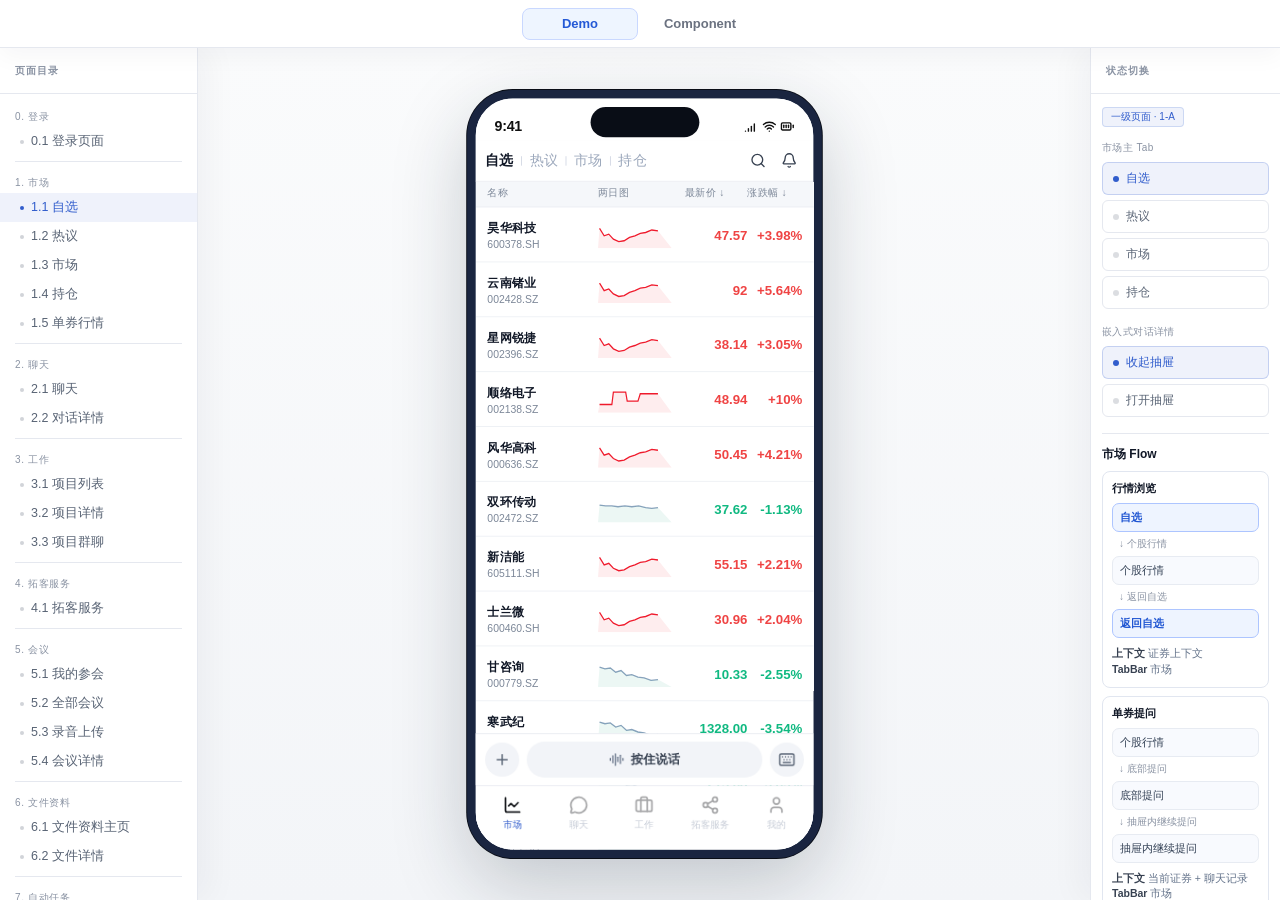
<file: Alice_AppWireframe/prototype/index.html>
<!DOCTYPE html>
<html lang="zh-CN">
<head>
<meta charset="UTF-8">
<title>Wind Alice · 移动端 UI 参考原型</title>
<script src="assets/lucide.min.js"></script>
<style>
/* Core prototype styles — inlined */
*,*::before,*::after{box-sizing:border-box;margin:0;padding:0}
:root{
  --ac:#315DCC;--ac10:rgba(49,93,204,.08);--ac22:rgba(49,93,204,.22);
  --panel:#FFFFFF;--bdr:#E5E8EF;--bg:#F3F5F8;
  --tp:#17191D;--ts:#596475;--td:#8A93A3;
  --ease-out:cubic-bezier(.23,1,.32,1);
}
body{font-family:-apple-system,BlinkMacSystemFont,'PingFang SC',sans-serif;background:linear-gradient(180deg,#FAFBFC 0%,var(--bg) 100%);color:var(--tp);height:100vh;display:flex;flex-direction:column;overflow:hidden;user-select:none}

.top-tabs{height:48px;flex-shrink:0;background:#fff;border-bottom:1px solid var(--bdr);display:flex;align-items:center;justify-content:center;gap:4px;box-shadow:0 8px 24px rgba(20,28,42,.04);z-index:60}
.top-tab{height:32px;min-width:116px;border:1px solid transparent;border-radius:8px;background:transparent;color:#6B7280;font-size:13px;font-weight:700;cursor:pointer}
.top-tab.active{background:#EEF5FF;border-color:#C9D8FF;color:#2459D6}
.view{flex:1;min-height:0;display:none}
.view.active{display:flex}

/* COMPONENT LIBRARY */
.component-library{background:linear-gradient(180deg,#FAFBFC 0%,var(--bg) 100%);overflow:hidden}
.component-dir{width:198px;flex-shrink:0;background:#fff;border-right:1px solid var(--bdr);display:flex;flex-direction:column;box-shadow:12px 0 30px rgba(20,28,42,.04)}
.component-demo{flex:1;min-width:0;display:flex;flex-direction:column}
.component-state{width:240px;flex-shrink:0;background:#fff;border-left:1px solid var(--bdr);display:flex;flex-direction:column;box-shadow:-12px 0 30px rgba(20,28,42,.04)}
.cl-head{height:60px;flex-shrink:0;display:flex;align-items:center;justify-content:space-between;padding:0 22px;border-bottom:1px solid #EEF1F6;background:#fff}
.component-demo .cl-head{display:none}
.cl-kicker{font-size:10px;font-weight:700;letter-spacing:.12em;color:#8A93A3;text-transform:uppercase}
.cl-title{font-size:17px;font-weight:800;color:#111827;margin-top:2px}
.cl-meta{font-size:12px;color:#6B7280}
.cl-strip{flex:1;display:flex;align-items:center;justify-content:center;overflow:hidden;padding:16px 20px}
.cl-strip::-webkit-scrollbar{width:4px}
.cl-strip::-webkit-scrollbar-thumb{background:#CDD5E1;border-radius:2px}
.cl-card{border:1px solid #E7EBF2;border-radius:12px;background:#FAFBFD;overflow:hidden;cursor:pointer}
.cl-card.active{border-color:#9DB9FF;box-shadow:0 10px 26px rgba(49,93,204,.12)}
.cl-card-hd{height:34px;display:flex;align-items:center;justify-content:space-between;padding:0 12px;border-bottom:1px solid #EEF1F6}
.cl-type{font-size:12px;font-weight:800;color:#2459D6}
.cl-use{font-size:11px;color:#8A93A3}
.cl-phonebar{height:44px;background:#fff;display:flex;align-items:center;padding:0 10px;border-bottom:1px solid #ECEEF3}
.cl-subbar{height:34px;background:#fff;display:flex;align-items:center;padding:0 14px;gap:18px;border-bottom:1px solid #ECEEF3}
.cl-copy{padding:8px 12px;font-size:11px;line-height:1.5;color:#596475}
.cl-chip{font-size:13px;font-weight:600;color:#111827;margin-right:8px;white-space:nowrap}
.cl-chip.muted{color:#9CA8BC;font-weight:500}
.cl-grow{flex:1;min-width:0}
.cl-actions{display:flex;align-items:center;gap:2px;flex-shrink:0}
.cl-ico{width:30px;height:30px;display:flex;align-items:center;justify-content:center;border-radius:6px;color:#374151}
.cl-ico svg{width:16px;height:16px;stroke-width:2}
.cl-menu{font-size:17px;color:#374151;width:30px;text-align:center}
.cl-back{font-size:22px;color:#374151;width:30px;text-align:center}
.cl-name{font-size:16px;font-weight:700;color:#111827;white-space:nowrap;overflow:hidden;text-overflow:ellipsis}
.cl-next{font-size:11px;color:#9CA8BC;margin-left:3px}
.cl-tab{font-size:13px;color:#9CA8BC;position:relative;white-space:nowrap}
.cl-tab.active{font-weight:700;color:#111827}
.cl-tab.active::after{content:'';position:absolute;left:0;right:0;bottom:-9px;height:2px;background:var(--ac)}
.component-state-body{flex:1;overflow-y:auto;padding:12px}
.component-phone-content{flex:1;background:#F5F7FA;overflow-y:auto;overflow-x:hidden}
.component-phone-content::-webkit-scrollbar{width:0}
.editable-text{outline:none;border:0;background:transparent;border-radius:4px;min-width:8px}
.editable-text:focus{background:rgba(49,93,204,.08);box-shadow:0 0 0 3px rgba(49,93,204,.08)}
.comp-menu{position:absolute;left:45px;right:52px;top:42px;background:#fff;border:1px solid #E2E7F0;border-radius:12px;box-shadow:0 16px 36px rgba(17,24,39,.16);padding:6px;z-index:30}
.comp-menu-item{display:flex;align-items:center;min-height:34px;padding:8px 10px;border-radius:8px;font-size:12.5px;font-weight:600;color:#111827;cursor:pointer}
.comp-menu-item:hover,.comp-menu-item.active{background:#EEF5FF;color:#2459D6}
.comp-spec{border:1px solid #E4E8F0;border-radius:10px;background:#FAFBFD;padding:12px;margin-bottom:10px}
.comp-spec-title{font-size:13px;font-weight:800;color:#111827;margin-bottom:8px}
.comp-row{display:flex;gap:10px;padding:7px 0;border-top:1px solid #EEF1F6;font-size:12px}
.comp-row:first-of-type{border-top:none}
.comp-row span:first-child{width:72px;color:#8A93A3;flex-shrink:0}
.comp-row span:last-child{color:#111827;font-weight:600}
.comp-field{margin-top:10px}
.comp-label{font-size:11px;font-weight:700;color:#7C8798;margin-bottom:5px}
.comp-input{width:100%;height:32px;border:1px solid #DDE3EE;border-radius:7px;background:#fff;padding:0 9px;font-size:12px;color:#111827;font-family:inherit;outline:none}
.comp-input:focus{border-color:#9DB9FF;box-shadow:0 0 0 3px rgba(49,93,204,.08)}
.comp-help{font-size:10.5px;color:#9CA8BC;line-height:1.45;margin-top:6px}
.prototype-stage{background:linear-gradient(180deg,#FAFBFC 0%,var(--bg) 100%)}

/* LEFT */
.dir-panel{width:198px;flex-shrink:0;background:var(--panel);border-right:1px solid var(--bdr);display:flex;flex-direction:column;box-shadow:12px 0 30px rgba(20,28,42,.04)}
.panel-hd{height:46px;flex-shrink:0;display:flex;align-items:center;padding:0 15px;font-size:10px;font-weight:600;letter-spacing:.1em;color:var(--td);border-bottom:1px solid var(--bdr)}
.dscroll{flex:1;overflow-y:auto;padding:7px 0 14px}
.dscroll::-webkit-scrollbar{width:2px}
.dscroll::-webkit-scrollbar-thumb{background:#CBD2DC}
.dgl{padding:9px 15px 3px;font-size:10px;font-weight:500;letter-spacing:.06em;color:var(--td)}
.di{display:flex;align-items:center;gap:7px;padding:6px 15px 6px 20px;font-size:12.5px;color:var(--ts);cursor:pointer;transition:color .1s,background .1s}
.di::before{content:'';width:4px;height:4px;border-radius:50%;background:currentColor;opacity:.28;flex-shrink:0}
.di:hover{color:#24499F;background:#F3F6FC}
.di.active{color:var(--ac);background:var(--ac10)}
.di.active::before{opacity:1}
.ddiv{height:1px;background:var(--bdr);margin:5px 15px}

/* CENTER */
.center-panel{flex:1;display:flex;align-items:center;justify-content:center;position:relative}
.phone-shell{
  width:375px;height:812px;background:#F5F7FA;
  border-radius:48px;border:9px solid #1A2540;
  box-shadow:0 0 0 1px #090D16,0 28px 80px rgba(25,35,52,.22);
  overflow:hidden;display:flex;flex-direction:column;position:relative;
  transition:transform .0s;
}
.dyn-island{position:absolute;top:9px;left:50%;transform:translateX(-50%);width:115px;height:32px;background:#090D16;border-radius:16px;z-index:20;pointer-events:none}

/* Status bar LOCKED */
.sb{height:44px;flex-shrink:0;display:flex;align-items:flex-end;justify-content:space-between;padding:0 20px 7px;background:#fff;z-index:10;position:relative}
.sb-t{font-size:15px;font-weight:600;color:#111;letter-spacing:-.3px}
.sb-i{display:flex;gap:4px;align-items:center;color:#111}
.sb-i svg{width:15px;height:15px;stroke-width:2.4}

/* Top Nav */
.tnav{height:44px;flex-shrink:0;display:flex;align-items:center;padding:0 10px;background:#fff;border-bottom:1px solid #ECEEF3;z-index:9;position:relative;gap:0}
.tnav.hidden{display:none}
.nbtn{width:32px;height:32px;display:flex;align-items:center;justify-content:center;font-size:17px;color:#374151;cursor:pointer;flex-shrink:0;border-radius:6px;transition:background .1s}
.nbtn:hover{background:#F5F7FA}
.nbtn.back{font-size:26px;font-weight:200}
.nbtn svg{width:17px;height:17px;stroke-width:2}

/* Home tabs */
.htabs{flex:1;display:flex;align-items:center}
.htab{font-size:14.5px;font-weight:500;color:#9CA8BC;margin-right:8px;cursor:pointer;white-space:nowrap;transition:color .12s;flex-shrink:0}
.htab.active{color:#111827;font-weight:600}
.htab-sep{width:1px;height:10px;background:#D5DAE5;margin-right:8px;flex-shrink:0}

/* Generic nav center */
.nctr{flex:1;display:flex;align-items:center;overflow:hidden;padding-left:4px}
.ntitle{font-size:16px;font-weight:600;color:#111827;white-space:nowrap;overflow:hidden;text-overflow:ellipsis}
.nalice{display:flex;align-items:center;gap:3px;cursor:pointer;padding:3px 7px;border-radius:7px;transition:background .1s}
.nalice:hover{background:#F5F7FA}
.nalice-n{font-size:16px;font-weight:600;color:#111827}
.nalice-a{font-size:10px;color:#9CA8BC}
.project-title{display:flex;align-items:center;gap:4px;min-width:0;max-width:190px;cursor:pointer;padding:3px 7px;border-radius:7px;transition:background .12s}
.project-title:hover{background:#F5F7FA}
.project-title .ntitle{min-width:0}
.project-title i{width:14px;height:14px;color:#7C8798;flex-shrink:0}
.project-menu{position:absolute;left:45px;right:52px;top:42px;background:#fff;border:1px solid #E2E7F0;border-radius:12px;box-shadow:0 16px 36px rgba(17,24,39,.16);padding:6px;z-index:30}
.project-option{display:flex;align-items:center;gap:8px;padding:9px 8px;border-radius:8px;cursor:pointer}
.project-option:hover{background:#F6F8FC}
.project-option.active{background:#EEF5FF}
.project-dot{width:7px;height:7px;border-radius:50%;background:#C4CAD6;flex-shrink:0}
.project-option.active .project-dot{background:#2459D6}
.project-option-main{min-width:0;flex:1}
.project-option-title{font-size:12.5px;font-weight:600;color:#111827;white-space:nowrap;overflow:hidden;text-overflow:ellipsis}
.project-option-meta{font-size:10.5px;color:#9CA8BC;margin-top:2px;white-space:nowrap;overflow:hidden;text-overflow:ellipsis}

/* Files more menu */
.fm-mask{position:absolute;inset:0;z-index:38}
.files-menu{position:absolute;right:10px;top:42px;width:170px;background:#fff;border:1px solid #E2E7F0;border-radius:12px;box-shadow:0 16px 36px rgba(17,24,39,.16);padding:6px 8px;z-index:39}
.fm-group+.fm-group{border-top:1px solid #F0F2F6;margin-top:5px;padding-top:5px}
.fm-label{font-size:10px;font-weight:600;color:#9CA8BC;letter-spacing:.06em;padding:4px 8px 3px}
.fm-item{display:flex;align-items:center;justify-content:space-between;padding:9px 8px;border-radius:8px;font-size:13px;color:#374151;cursor:pointer}
.fm-item:hover{background:#F6F8FC}
.fm-item.active{color:#2459D6;font-weight:600}
.fm-item svg{width:14px;height:14px;color:#2459D6}
.project-action-menu{width:154px}
.project-chat-empty{height:100%;min-height:360px;display:flex;flex-direction:column;align-items:center;justify-content:center;padding:24px}
.project-chat-empty .cg-logo{margin-bottom:12px}
.project-chat-empty .cg-sub{margin-top:3px;text-align:center}
.nprj-ico{width:56px;height:24px;border-radius:6px;background:#EAF1FF;display:flex;align-items:center;justify-content:center;font-size:11px;font-weight:700;color:#315DCC;cursor:pointer;flex-shrink:0;margin-right:6px}
.nrg{display:flex;align-items:center;gap:1px;flex-shrink:0}
.nav-search-center{padding-left:2px;padding-right:8px}
.nav-search-box{height:32px;min-width:0;flex:1;display:flex;align-items:center;background:#F2F4F8;border:1px solid transparent;border-radius:8px;padding:0 4px 0 10px}
.nav-search-box:focus-within{background:#fff;border-color:#BFD2FF;box-shadow:0 0 0 2px rgba(36,89,214,.08)}
.nav-search-input{min-width:0;flex:1;height:30px;border:0;outline:0;background:transparent;font-size:13.5px;color:#111827;font-family:inherit}
.nav-search-input::placeholder{color:#9CA8BC}
.nav-search-clear{width:24px;height:24px;border:0;background:transparent;border-radius:6px;color:#9CA8BC;font-size:17px;line-height:22px;display:flex;align-items:center;justify-content:center;cursor:pointer;font-family:inherit;flex-shrink:0}
.nav-search-clear:hover{background:#E8ECF3;color:#596475}
.nav-search-submit{height:32px;border:0;background:transparent;color:#2459D6;font-size:14px;font-weight:700;font-family:inherit;padding:0 4px 0 2px;cursor:pointer;white-space:nowrap;flex-shrink:0}

/* Secondary nav */
.snav{height:38px;flex-shrink:0;display:flex;align-items:center;padding:0 16px;gap:20px;background:#fff;border-bottom:1px solid #ECEEF3;z-index:8}
.snav.hidden{display:none}
.stab{font-size:13.5px;color:#9CA8BC;cursor:pointer;white-space:nowrap;transition:color .12s;position:relative;padding-bottom:1px}
.stab.active{color:#111827;font-weight:600}
.stab.active::after{content:'';position:absolute;bottom:-9px;left:0;right:0;height:2px;background:var(--ac);border-radius:1px}

/* Content */
.ca{flex:1;overflow-y:auto;overflow-x:hidden;background:#F5F7FA}
.ca::-webkit-scrollbar{width:0}
.phone-shell.scroll-chrome-enabled>.ca{padding-bottom:var(--scroll-bottom-inset,0px)}

/* Login */
.login-screen{min-height:100%;background:#fff;color:#111827;display:flex;flex-direction:column;align-items:center;padding:88px 28px 30px}
.login-logo{width:64px;height:64px;border-radius:50%;background:linear-gradient(135deg,#A5CAFA,#7AAEE8);display:flex;align-items:center;justify-content:center;font-size:30px;color:#fff;margin-bottom:16px}
.login-brand{font-size:20px;font-weight:700;color:#111827;margin-bottom:4px}
.login-subtitle{font-size:13px;color:#9CA8BC;margin-bottom:40px}
.login-phone-row{display:flex;align-items:center;justify-content:center;margin-bottom:32px}
.login-phone-number{font-size:18px;font-weight:600;color:#111827;letter-spacing:.5px}
.login-switch{height:26px;margin-left:10px;padding:0 12px;border:0;border-radius:13px;background:#F2F4F8;color:#7C8289;font-size:12px;font-weight:600;font-family:inherit;line-height:26px}
.login-primary{width:100%;height:48px;border:0;border-radius:12px;background:var(--ac);color:#fff;font-size:15px;font-weight:600;font-family:inherit;letter-spacing:0;margin-bottom:24px}
.login-divider{display:flex;align-items:center;width:100%;margin-bottom:20px}
.login-divider::before,.login-divider::after{content:'';flex:1;height:1px;background:#ECEEF3}
.login-divider span{padding:0 12px;font-size:11px;color:#C4CAD6;font-weight:500}
.login-methods{display:flex;flex-wrap:wrap;justify-content:center;gap:20px 28px;margin-bottom:auto}
.login-method{border:0;background:transparent;color:#9CA8BC;font-family:inherit;display:flex;flex-direction:column;align-items:center;gap:8px}
.login-method svg{width:22px;height:22px;color:#596475;stroke-width:2}
.login-method span{font-size:12px;font-weight:500;white-space:nowrap}
.login-method.wechat svg{color:#07C160}
.login-agreement{width:100%;display:flex;align-items:flex-start;gap:8px;color:#9CA8BC;font-size:11px;line-height:1.5;font-weight:400;margin-top:24px}
.login-agreement b{color:#596475;font-weight:500}
.login-check{width:14px;height:14px;border:1.5px solid #C4CAD6;border-radius:50%;flex-shrink:0;margin-top:1px}

/* WeChat OAuth Modal */
.wc-modal{position:absolute;inset:0;z-index:50;display:flex;align-items:center;justify-content:center;opacity:0;pointer-events:none;transition:opacity .2s}
.wc-modal.open{opacity:1;pointer-events:auto}
.wc-modal-bd{position:absolute;inset:0;background:rgba(0,0,0,.4)}
.wc-modal-panel{position:relative;width:280px;background:#fff;border-radius:16px;padding:24px 22px 18px;display:flex;flex-direction:column;align-items:center;text-align:center;transform:scale(.92);transition:transform .2s}
.wc-modal.open .wc-modal-panel{transform:scale(1)}
.wc-modal-icon{width:48px;height:48px;border-radius:50%;background:#E8F7EE;display:flex;align-items:center;justify-content:center;margin-bottom:14px}
.wc-modal-icon svg{width:26px;height:26px;color:#07C160;stroke-width:2}
.wc-modal-title{font-size:16px;font-weight:700;color:#111827;margin-bottom:8px}
.wc-modal-desc{font-size:12.5px;color:#596475;line-height:1.55;margin-bottom:20px}
.wc-modal-desc b{color:#111827;font-weight:600}
.wc-modal-actions{display:flex;gap:10px;width:100%}
.wc-modal-btn{flex:1;height:40px;border:0;border-radius:10px;font-size:13.5px;font-weight:600;font-family:inherit;cursor:pointer}
.wc-modal-btn.cancel{background:#F2F4F8;color:#7C8289}
.wc-modal-btn.confirm{background:var(--ac);color:#fff}

/* Input bar */
.ibar{background:#fff;border-top:1px solid #ECEEF3;display:flex;flex-direction:column;padding:8px 10px;gap:7px;flex-shrink:0;position:relative}
.ibar.hidden{display:none}
.composer-shortcuts{display:none;align-items:center;gap:7px;position:absolute;left:0;right:0;bottom:53px;min-height:46px;padding:12px 10px 6px;background:linear-gradient(180deg,rgba(255,255,255,0) 0%,rgba(255,255,255,.72) 48%,rgba(255,255,255,.96) 100%);z-index:9;overflow-x:auto;scrollbar-width:none}
.composer-shortcuts::-webkit-scrollbar{display:none}
.ibar.keyboard-active .composer-shortcuts{display:flex}
.composer-shortcut{height:28px;padding:0 10px;border:1px solid rgba(214,221,233,.92);border-radius:14px;background:rgba(255,255,255,.9);box-shadow:0 3px 10px rgba(30,48,78,.06);backdrop-filter:blur(8px);color:#596475;font-size:12px;font-weight:600;font-family:inherit;white-space:nowrap;cursor:pointer;display:flex;align-items:center;gap:3px;transition:background .12s,border-color .12s,color .12s}
.composer-shortcut svg{width:12px;height:12px;stroke-width:2.2}
.composer-shortcut:hover{border-color:#BFD2FF;color:#2459D6}
.composer-shortcut.active{background:rgba(238,245,255,.94);border-color:#C9DBFF;color:#2459D6}
.composer-expert-pill{display:flex;align-items:center}
.composer-expert-pill.has-value .composer-shortcut{border-radius:14px 0 0 14px;padding-right:7px;border-right:0}
.composer-pill-clear{width:25px;height:28px;border:1px solid #C9DBFF;border-left:0;border-radius:0 14px 14px 0;background:rgba(238,245,255,.94);color:#6E7C91;font-size:16px;line-height:24px;font-family:inherit;cursor:pointer;padding:0 5px 1px 2px}
.composer-pill-clear:hover{color:#2459D6}
.composer-pill-clear.hidden{display:none}
.composer-popover{position:absolute;bottom:94px;min-width:168px;max-width:230px;padding:6px;background:rgba(255,255,255,.97);border:1px solid #DDE4EE;border-radius:12px;box-shadow:0 14px 34px rgba(20,34,58,.18);backdrop-filter:blur(14px);z-index:12}
.composer-popover.hidden{display:none}
.composer-popover[data-menu="quick"]{left:10px}
.composer-popover[data-menu="expert"]{left:84px}
.composer-popover[data-menu="skill"]{right:10px}
.composer-popover-title{padding:5px 9px 6px;font-size:10px;font-weight:700;color:#9AA4B4;letter-spacing:.04em}
.composer-popover-item{width:100%;min-height:34px;border:0;border-radius:8px;background:transparent;padding:7px 9px;display:flex;align-items:center;justify-content:space-between;gap:12px;color:#374151;font-size:12.5px;font-family:inherit;text-align:left;cursor:pointer}
.composer-popover-item:hover{background:#F3F6FB}
.composer-popover-item.active{background:#EEF5FF;color:#2459D6;font-weight:650}
.composer-popover-item svg{width:14px;height:14px;flex:none}
.composer-row{width:100%;display:flex;align-items:center;gap:8px}
.composer-icon-btn{width:36px;height:36px;border:0;border-radius:50%;background:#F2F4F8;color:#596475;display:flex;align-items:center;justify-content:center;flex-shrink:0;cursor:pointer;transition:background .12s,color .12s,transform .12s}
.composer-icon-btn:hover{background:#E8EDF5;color:#2459D6}
.composer-icon-btn:active{transform:scale(.94)}
.composer-icon-btn svg{width:18px;height:18px;stroke-width:2}
.composer-attach.has-attachment{background:#EAF1FF;color:#2459D6;position:relative}
.composer-attach.has-attachment::after{content:'';position:absolute;right:1px;top:1px;width:7px;height:7px;border-radius:50%;background:#2459D6;border:2px solid #fff}
.ifield{flex:1;min-width:0;height:38px;border:0;outline:0;background:#F2F4F8;border-radius:19px;align-items:center;padding:0 14px;font-size:13px;color:#273244;font-family:inherit}
.composer-text-field{display:none}
.composer-text-field::placeholder{color:#9CA8BC}
.composer-text-field:focus{background:#F7F9FC;box-shadow:inset 0 0 0 1px #BFD2FF,0 0 0 2px rgba(36,89,214,.06)}
.composer-voice-field{display:flex;justify-content:center;gap:7px;color:#374151;font-weight:600;cursor:pointer}
.composer-voice-field svg{width:16px;height:16px;color:#68758A}
.composer-voice-field.pressed{background:#EAF1FF;color:#2459D6}
.ibar.text-mode .composer-voice-field{display:none}
.ibar.text-mode .composer-text-field{display:block}
.isend{width:32px;height:32px;background:var(--ac);border-radius:50%;display:flex;align-items:center;justify-content:center;font-size:15px;color:#fff;flex-shrink:0}
.embedded-chat-composer{flex-direction:row}
.embedded-chat-composer .ifield{display:flex}

/* Keyboard */
.kbsim{background:#CDD2DA;flex-shrink:0;padding:8px 4px 12px}
.kbsim.hidden{display:none}
.kbr{display:flex;gap:5px;justify-content:center;margin-bottom:8px}
.kk{height:42px;flex:1;max-width:34px;background:#fff;border-radius:5px;box-shadow:0 1px 0 #8A9BB5;display:flex;align-items:center;justify-content:center;font-size:14px;color:#111}
.kk.w2{max-width:48px;font-size:11px}
.kk.sp{max-width:150px;font-size:11px;color:#555}
.kk.go{background:var(--ac);color:#fff}

/* TabBar */
.tbar{height:68px;flex-shrink:0;background:#fff;border-top:1px solid #ECEEF3;display:flex;align-items:center;justify-content:space-around;padding:0 4px 10px}
.tbar.hidden{display:none}
.titem{display:flex;flex-direction:column;align-items:center;gap:3px;flex:1;opacity:.38;cursor:pointer;transition:opacity .12s}
.titem.active{opacity:1}
.titem.active .tlbl{color:var(--ac)}
.tico{height:22px;display:flex;align-items:center;justify-content:center;line-height:1}
.tico svg{width:20px;height:20px;stroke-width:2.1}
.tlbl{font-size:10px;color:#6B7A96}
.vwrap{flex:1;display:flex;flex-direction:column;align-items:center;gap:3px;margin-top:-14px;cursor:pointer}
.vbtn{width:50px;height:50px;border-radius:50%;background:linear-gradient(145deg,#B8D8FC,#7AAEE8);display:flex;align-items:center;justify-content:center;font-size:22px;box-shadow:0 4px 14px rgba(165,202,250,.45);transition:transform .1s}
.vbtn.pressed{transform:scale(.91)}
.vlbl{font-size:10px;color:#9CA8BC}

/* Shared bottom sheet */
.bottom-sheet{position:absolute;inset:0;z-index:52;pointer-events:none}
.bottom-sheet.open{pointer-events:auto}
.bottom-sheet-backdrop{position:absolute;inset:0;background:rgba(15,23,42,.38);opacity:0;transition:opacity var(--sheet-backdrop-duration,.24s) ease}
.bottom-sheet.open .bottom-sheet-backdrop{opacity:1}
.bottom-sheet-panel{position:absolute;left:0;right:0;bottom:0;background:#fff;border-radius:20px 20px 0 0;box-shadow:0 -16px 40px rgba(15,23,42,.18);display:flex;flex-direction:column;overflow:hidden;opacity:0;transform:translateY(100%);transition:transform var(--sheet-duration,.34s) cubic-bezier(.23,1,.32,1),opacity .12s ease}
.bottom-sheet.open .bottom-sheet-panel{opacity:1;transform:translateY(0)}

/* Meeting action menu and AI meeting sheet */
.meeting-action-menu{width:154px}
.meeting-sheet{--sheet-duration:.34s;--sheet-backdrop-duration:.24s}
.meeting-sheet-panel{max-height:76%}
.meeting-sheet-hd{height:52px;display:flex;align-items:center;justify-content:space-between;padding:0 16px;border-bottom:1px solid #EEF1F5;flex-shrink:0}
.meeting-sheet-title{font-size:17px;font-weight:700;color:#111827}
.meeting-sheet-close{width:30px;height:30px;border:0;border-radius:8px;background:#F3F5F8;color:#7C8798;font-size:20px;line-height:28px;cursor:pointer}
.meeting-sheet-body{padding:16px;overflow-y:auto}
.meeting-field{display:block;margin-bottom:14px}
.meeting-field>span{display:block;margin-bottom:7px;font-size:13px;font-weight:600;color:#374151}
.meeting-field b{color:#EF4444;margin-right:3px}
.meeting-field input,.meeting-field textarea{width:100%;border:1px solid #DDE3EC;border-radius:9px;background:#fff;color:#111827;font-family:inherit;font-size:13px;outline:none;transition:border-color .15s,box-shadow .15s}
.meeting-field input{height:40px;padding:0 11px}
.meeting-field textarea{height:104px;padding:10px 11px;line-height:1.55;resize:none}
.meeting-field input:focus,.meeting-field textarea:focus{border-color:#8FB3FF;box-shadow:0 0 0 3px rgba(49,93,204,.09)}
.meeting-field input::placeholder,.meeting-field textarea::placeholder{color:#A2ABBA}
.meeting-tip{font-size:11px;line-height:1.55;color:#7C8798;margin-top:-4px}
.meeting-platform-title{font-size:12px;font-weight:600;color:#374151;margin:16px 0 9px}
.meeting-platforms{display:flex;flex-wrap:wrap;gap:7px}
.meeting-platforms button{height:28px;border:1px solid #DFE4EC;border-radius:7px;background:#F8F9FB;padding:0 9px;color:#596475;font-family:inherit;font-size:11px;cursor:pointer}
.meeting-platforms button.selected{border-color:#8FB3FF;background:#EEF5FF;color:#2459D6}
.meeting-sheet-ft{display:grid;grid-template-columns:96px 1fr;gap:10px;padding:12px 16px calc(12px + env(safe-area-inset-bottom));border-top:1px solid #EEF1F5;background:#fff;flex-shrink:0}
.meeting-btn{height:40px;border-radius:9px;font-family:inherit;font-size:14px;font-weight:650;cursor:pointer}
.meeting-btn.secondary{border:1px solid #DDE3EC;background:#fff;color:#596475}
.meeting-btn.primary{border:1px solid #315DCC;background:#315DCC;color:#fff}

/* Scroll-aware bottom chrome */
.phone-shell.scroll-chrome-enabled>#ibar,
.phone-shell.scroll-chrome-enabled>#tbar{
  position:absolute;left:0;right:0;z-index:7;
  opacity:1;will-change:transform,opacity;
  transition:transform 960ms var(--ease-out),opacity 960ms var(--ease-out);
}
.phone-shell.scroll-chrome-enabled>#ibar{bottom:var(--scroll-tabbar-height,0px)}
.phone-shell.scroll-chrome-enabled>#tbar{bottom:0}
.phone-shell.scroll-chrome-hidden>#ibar:not(.hidden){
  transform:translateY(calc(100% + var(--scroll-tabbar-height,0px)));
  opacity:0;pointer-events:none;
  transition-duration:480ms,480ms;
}
.phone-shell.scroll-chrome-hidden>#tbar:not(.hidden){
  transform:translateY(100%);
  opacity:0;pointer-events:none;
  transition-duration:480ms,480ms;
}
@media (prefers-reduced-motion:reduce){
  .phone-shell.scroll-chrome-enabled>#ibar,
  .phone-shell.scroll-chrome-enabled>#tbar{transition:opacity 120ms ease;will-change:opacity}
  .phone-shell.scroll-chrome-hidden>#ibar:not(.hidden),
  .phone-shell.scroll-chrome-hidden>#tbar:not(.hidden){transform:none}
}

.tile-grid{display:flex;gap:8px;margin:8px 0 0;padding:0 12px;overflow-x:auto;scrollbar-width:none}
.tile-grid::-webkit-scrollbar{display:none}
.tile-card{width:124px;min-width:124px;min-height:82px;background:#fff;border-radius:10px;border:1px solid #EEF1F6;padding:12px;cursor:pointer;display:flex;flex-direction:column;justify-content:space-between;transition:border-color .12s,box-shadow .12s}
.tile-card:hover{border-color:#BFD2FF;box-shadow:0 8px 20px rgba(49,93,204,.08)}
.tile-top{display:flex;align-items:center;justify-content:space-between}
.tile-ico{width:28px;height:28px;border-radius:8px;background:#EEF5FF;color:#2459D6;display:flex;align-items:center;justify-content:center}
.tile-ico svg{width:16px;height:16px}
.tile-title{font-size:13.5px;font-weight:700;color:#111827}
.tile-desc{font-size:11px;color:#8A93A3;margin-top:8px;line-height:1.35}
.tile-card.edit{border-style:dashed;background:#FAFBFD}
.tile-card.edit .tile-ico{background:#F4F6FA;color:#7B8798}

/* OVERLAYS */
/* Drawer */
.drawer{position:absolute;inset:0;z-index:40;display:flex;opacity:0;pointer-events:none;transition:opacity .2s}
.drawer.open{opacity:1;pointer-events:auto}
.dr-panel{position:relative;width:78%;background:#fff;height:100%;display:flex;flex-direction:column;transform:translateX(-100%);transition:transform .25s cubic-bezier(.4,0,.2,1);box-shadow:3px 0 18px rgba(0,0,0,.1)}
.drawer.open .dr-panel{transform:translateX(0)}
.dr-bd{flex:1;background:rgba(0,0,0,.35)}
.dr-hd{height:52px;flex-shrink:0;display:flex;align-items:center;justify-content:space-between;padding:0 15px;border-bottom:1px solid #F0F2F6}
.dr-hd-t{font-size:16px;font-weight:700;color:#111827}
.dr-cls{font-size:22px;color:#9CA8BC;cursor:pointer;line-height:1}
.dr-body{flex:1;overflow-y:auto}
.dr-body::-webkit-scrollbar{width:0}
.dr-action{margin:10px 15px 6px;height:34px;border-radius:8px;background:var(--ac);color:#fff;display:flex;align-items:center;justify-content:center;font-size:13px;font-weight:600;cursor:pointer}
.dr-sl{padding:10px 15px 3px;font-size:11px;font-weight:500;color:#9CA8BC}
.dr-it{display:block;padding:10px 15px;font-size:13.5px;color:#374151;cursor:pointer;border-bottom:1px solid #F5F7FA;transition:background .1s;white-space:nowrap;overflow:hidden;text-overflow:ellipsis}
.dr-it:hover{background:#F8F9FB}
.dr-project{padding:13px 15px 6px;font-size:13.5px;font-weight:700;color:#111827;border-top:1px solid #F3F5F9;cursor:pointer;transition:background .12s,color .12s}
.dr-project:first-child{border-top:0}
.dr-project:hover{background:#F6F8FC;color:#2459D6}
.dr-conv{padding:8px 15px 8px 28px;font-size:13px;color:#526071;border-bottom:1px solid #F7F8FA;cursor:pointer}
.dr-conv:hover{background:#F8F9FB}
.panel-object{display:flex;align-items:center;gap:8px;min-height:38px;user-select:none;-webkit-user-select:none;-webkit-touch-callout:none}
.panel-object:focus-visible{outline:2px solid #7EA7FF;outline-offset:-2px;background:#F4F7FF}
.panel-object-name{flex:1;min-width:0;overflow:hidden;text-overflow:ellipsis;white-space:nowrap}
.panel-object-pin{flex:none;width:14px;height:14px;color:#315DCC;fill:rgba(49,93,204,.12);transform:rotate(-18deg)}
.panel-automation{align-items:center}
.panel-status{flex:none;margin-right:7px;padding:2px 6px;border-radius:5px;font-size:9px;font-weight:650;vertical-align:1px}
.panel-status.on{background:#EAF7F1;color:#087A59}
.panel-status.off{background:#F0F2F5;color:#8A93A3}
.dr-badge{margin-left:auto;font-size:10px;font-weight:500;padding:2px 7px;border-radius:4px}
.b-run{background:rgba(165,202,250,.12);color:#A5CAFA}
.b-wait{background:rgba(255,213,128,.1);color:#C08A28}
.b-done{background:rgba(110,231,183,.1);color:#059669}

/* Embedded assistant drawer */
.embedded-chat-drawer{position:absolute;left:0;right:0;top:44px;bottom:0;z-index:46;background:#F5F7FA;display:flex;flex-direction:column;opacity:0;pointer-events:none;transform:translateY(100%);transition:transform .25s cubic-bezier(.4,0,.2,1),opacity .2s}
.embedded-chat-drawer.open{opacity:1;pointer-events:auto;transform:translateY(0)}
.embedded-chat-hd{height:48px;flex-shrink:0;background:#fff;border-bottom:1px solid #ECEEF3;display:flex;align-items:center;justify-content:center;position:relative}
.embedded-chat-close{position:absolute;left:10px;top:8px;width:32px;height:32px;border-radius:6px;display:flex;align-items:center;justify-content:center;color:#374151;cursor:pointer;transition:background .1s}
.embedded-chat-close:hover{background:#F5F7FA}
.embedded-chat-close svg{width:18px;height:18px;stroke-width:2}
.embedded-chat-title{font-size:15px;font-weight:600;color:#111827}
.embedded-chat-body{flex:1;min-height:0;overflow-y:auto;background:#F5F7FA}
.embedded-chat-body::-webkit-scrollbar{width:0}
.embedded-chat-context{margin:10px 13px 0;padding:9px 11px;background:#fff;border:1px solid #ECEEF3;border-radius:10px;font-size:11.5px;line-height:1.45;color:#526071}
.embedded-chat-context strong{color:#111827}
.embedded-chat-composer{height:53px}

/* Alice selector */
.alice-bd{position:absolute;inset:0;z-index:33;display:none}
.alice-sel{position:absolute;top:90px;left:38px;background:#fff;border-radius:12px;box-shadow:0 8px 28px rgba(0,0,0,.14),0 0 0 1px rgba(0,0,0,.06);z-index:34;overflow:hidden;min-width:192px;opacity:0;transform:translateY(-6px) scale(.97);pointer-events:none;transition:all .15s}
.alice-sel.open{opacity:1;transform:none;pointer-events:auto}
.ao{display:flex;align-items:center;gap:9px;padding:12px 14px;font-size:13.5px;color:#374151;cursor:pointer;border-bottom:1px solid #F3F5F9;transition:background .1s}
.ao:last-child{border-bottom:none}
.ao:hover{background:#F8F9FB}
.ao-ck{font-size:12px;color:var(--ac);width:16px;text-align:center}
.ao-ico{font-size:17px}

/* Voice */
.vover{position:absolute;inset:0;z-index:50;background:rgba(8,12,22,.82);backdrop-filter:blur(6px);display:flex;align-items:flex-end;justify-content:center;padding-bottom:80px;opacity:0;pointer-events:none;transition:opacity .2s}
.vover.show{opacity:1;pointer-events:auto}
.vring{width:88px;height:88px;border-radius:50%;background:rgba(165,202,250,.15);border:1.5px solid rgba(165,202,250,.4);display:flex;align-items:center;justify-content:center;margin:0 auto 13px;font-size:34px;animation:vp 1.4s infinite}
@keyframes vp{0%,100%{box-shadow:0 0 0 0 rgba(165,202,250,.35)}50%{box-shadow:0 0 0 16px rgba(165,202,250,0)}}
.vhint{font-size:13px;color:rgba(165,202,250,.7);text-align:center}
.vcancel{font-size:11px;color:rgba(255,255,255,.3);margin-top:5px;text-align:center}

/* RIGHT */
.state-panel{width:190px;flex-shrink:0;background:var(--panel);border-left:1px solid var(--bdr);display:flex;flex-direction:column;box-shadow:-12px 0 30px rgba(20,28,42,.04)}
.sscroll{flex:1;overflow-y:auto;padding:12px 11px 16px}
.sscroll::-webkit-scrollbar{width:2px}
.sscroll::-webkit-scrollbar-thumb{background:#CBD2DC}
.lv-badge{display:inline-flex;align-items:center;padding:2px 8px;border-radius:4px;font-size:10px;font-weight:500;margin-bottom:14px}
.lv1{background:rgba(49,93,204,.08);color:#315DCC;border:1px solid rgba(49,93,204,.18)}
.lv2{background:rgba(18,130,99,.08);color:#128263;border:1px solid rgba(18,130,99,.18)}
.lv3{background:rgba(183,106,21,.08);color:#B76A15;border:1px solid rgba(183,106,21,.18)}
.sg{margin-bottom:16px}
.sgl{font-size:10px;font-weight:500;color:var(--td);margin-bottom:7px;letter-spacing:.04em}
.sbtn{display:flex;align-items:center;gap:7px;width:100%;padding:7px 10px;background:transparent;border:1px solid var(--bdr);border-radius:6px;color:var(--ts);font-size:12px;cursor:pointer;text-align:left;margin-bottom:5px;transition:all .12s;font-family:inherit}
.sbtn::before{content:'';width:6px;height:6px;border-radius:50%;background:currentColor;opacity:.22;flex-shrink:0}
.sbtn:hover{background:#F3F6FC;color:#24499F;border-color:#CFDAF3}
.sbtn.active{background:var(--ac10);border-color:var(--ac22);color:var(--ac)}
.sbtn.active::before{opacity:1}
.flow-sec{margin-top:14px;padding-top:12px;border-top:1px solid #E5E8EF}
.flow-title{font-size:12px;font-weight:700;color:#111827;margin-bottom:8px}
.flow-card{background:#fff;border:1px solid #E1E6F0;border-radius:8px;padding:9px 9px;margin-bottom:8px}
.flow-name{font-size:11px;font-weight:700;color:#111827;margin-bottom:7px}
.flow-path{display:flex;flex-direction:column;gap:5px}
.flow-node{width:100%;border:1px solid #E7EBF2;background:#F8FAFE;border-radius:7px;padding:6px 7px;font-size:11px;color:#334155;text-align:left;cursor:pointer;font-family:inherit}
.flow-node.active{border-color:#ADC5FF;background:#EEF4FF;color:#1F55D2;font-weight:700}
.flow-node:hover{border-color:#BFD2FF;color:#1F55D2}
.flow-arrow{font-size:10px;color:#8A93A3;padding-left:7px}
.flow-meta{margin-top:8px;font-size:10.5px;line-height:1.5;color:#66758C}
.flow-meta strong{color:#374151;font-weight:700}

/* PHONE CONTENT STYLES */
.shd{padding:11px 16px 5px;font-size:11px;font-weight:500;color:#9CA8BC}
.notif-page{min-height:100%;background:#F5F7FA;padding-bottom:14px}
.notif-tabs{height:44px;background:#fff;border-bottom:1px solid #ECEEF3;display:flex;align-items:center;gap:12px;padding:0 12px;position:sticky;top:0;z-index:3}
.notif-tab-strip{display:flex;align-items:center;gap:17px;min-width:0;flex:1}
.notif-tab{height:44px;padding:0;border:0;background:transparent;position:relative;font-family:inherit;font-size:13px;font-weight:600;color:#8A95A6;white-space:nowrap;cursor:pointer}
.notif-tab.active{color:#111827}
.notif-tab.active::after{content:'';position:absolute;left:0;right:0;bottom:-1px;height:2px;border-radius:1px;background:#111827}
.notif-read-all{border:0;background:transparent;padding:0;font-family:inherit;font-size:12px;font-weight:600;color:#6B7280;white-space:nowrap;cursor:pointer}
.notif-list{background:#fff}
.notif-row{height:50px;display:grid;grid-template-columns:14px minmax(0,1fr) max-content;align-items:center;gap:6px;padding:0 13px;border-bottom:1px solid #EEF1F6;cursor:pointer}
.notif-row:hover{background:#F8FAFE}
.notif-dot{width:7px;height:7px;border-radius:50%;background:#EF1B2D;visibility:hidden;justify-self:center}
.notif-row.unread .notif-dot{visibility:visible}
.notif-title{font-size:14px;font-weight:500;color:#111827;white-space:nowrap;overflow:hidden;text-overflow:ellipsis}
.notif-time{font-size:12px;color:#8A95A6;white-space:nowrap}
.notif-empty{height:275px;display:flex;align-items:center;justify-content:center;color:#9CA8BC;font-size:13px}
.hot-card{background:#fff;margin:8px 12px 0;border-radius:10px;padding:12px 13px;border:1px solid #ECEEF3}
.hot-head{display:flex;gap:9px;align-items:flex-start;margin-bottom:6px}
.hot-rank{width:20px;height:20px;border-radius:5px;background:#E8EDF5;color:#596475;font-size:12px;font-weight:700;display:flex;align-items:center;justify-content:center;flex-shrink:0}
.hot-rank.r1{background:#EF1B2D;color:#fff}.hot-rank.r2{background:#FF6A2A;color:#fff}.hot-rank.r3{background:#F59E0B;color:#fff}
.hot-title{font-size:14px;font-weight:600;color:#111827;line-height:1.35}
.hot-desc{font-size:11.5px;color:#526071;line-height:1.6;margin-left:29px;display:-webkit-box;-webkit-line-clamp:3;-webkit-box-orient:vertical;overflow:hidden}
.hot-tags{display:flex;gap:6px;margin:9px 0 0 29px;overflow:hidden}
.tag-chip{font-size:10.5px;color:#374151;background:#fff;border:1px solid #E1E6EF;border-radius:5px;padding:4px 7px;white-space:nowrap}
.tag-chip .up{font-weight:700}.tag-chip .dn{font-weight:700}
.idx-grid{display:grid;grid-template-columns:repeat(3,minmax(0,1fr));gap:7px;padding:8px 12px 0}
.market-subtabs{display:flex;gap:8px;overflow-x:auto;padding:8px 12px 2px;background:#F5F7FA;scrollbar-width:none}
.market-subtabs::-webkit-scrollbar{display:none}
.market-subtab{height:28px;display:flex;align-items:center;padding:0 10px;border-radius:14px;background:#fff;border:1px solid #E1E6EF;color:#596475;font-size:12px;white-space:nowrap;cursor:pointer;transition:all .12s}
.market-subtab.active{background:#EAF1FF;border-color:#C9D8F2;color:#2459D6;font-weight:700}
.idx-card{background:#fff;border:1px solid #E1E6EF;border-radius:10px;padding:9px 8px;min-width:0}
.idx-name{font-size:11px;color:#111827;margin-bottom:5px;white-space:nowrap;overflow:hidden;text-overflow:ellipsis}
.idx-main{display:flex;flex-direction:column;gap:5px}
.idx-price{font-size:16px;font-weight:800;color:#EF1B2D;line-height:1}
.idx-change{font-size:10px;font-weight:700;color:#EF1B2D;white-space:nowrap}
.spark{width:100%;height:24px;flex-shrink:0}
.market-line{background:#fff;border:1px solid #E1E6EF;border-radius:10px;margin:8px 12px 0;padding:10px 10px 8px}
.market-line-title{font-size:12px;color:#526071;margin-bottom:6px}
.line-svg{width:100%;height:118px;display:block}
.mstats{display:flex;gap:10px;font-size:11px;color:#526071;padding:8px 13px 0;white-space:nowrap;overflow:hidden}
.mstats strong{color:#009B72}
.heat{display:grid;grid-template-columns:1.1fr 1fr 1fr;grid-auto-rows:62px;gap:2px;padding:10px 12px 0}
.heat-tile{display:flex;flex-direction:column;align-items:center;justify-content:center;text-align:center;border-radius:4px;font-size:11.5px;line-height:1.4;color:#111827;min-width:0}
.heat-tile.pos{background:#F4C2CD}.heat-tile.neg{background:#BFE5DD}
.heat-tile.big{grid-row:span 2}.heat-tile.wide{grid-column:span 2}
.heat-val{font-size:12px;margin-top:2px}.heat-val.up{color:#EF1B2D}.heat-val.dn{color:#009B72}
.sector-list{background:#fff;margin:8px 12px 0;border-radius:10px;border:1px solid #ECEEF3;overflow:hidden}
.sector-row{display:grid;grid-template-columns:1fr 68px 52px;gap:8px;padding:10px 11px;border-bottom:1px solid #F0F2F6;align-items:center}
.sector-row:last-child{border-bottom:0}
.sector-name{font-size:12.5px;font-weight:600;color:#111827}
.sector-desc{font-size:10.5px;color:#596475;margin-top:3px;line-height:1.35}
.sector-num,.sector-chg{text-align:right;font-size:12px;color:#526071}
.sector-chg{font-weight:700;color:#EF1B2D}
.stock-head,.stock-row{display:grid;grid-template-columns:1fr 92px 66px 58px;align-items:center}
.stock-head{padding:4px 12px 7px;font-size:11px;color:#7C8798;border-bottom:1px solid #E7EAF1}
.stock-list{background:#fff}
.stock-row{height:58px;border-bottom:1px solid #EEF1F5;padding:0 12px;cursor:pointer;transition:background .12s}
.stock-row:hover{background:#F8FAFE}
.stock-name{font-size:13px;font-weight:600;color:#111827}
.stock-code{font-size:11px;color:#7C8798;margin-top:2px}
.mini-chart{width:78px;height:28px}
.stock-price,.stock-change{text-align:right;font-size:14px;font-weight:700}
.quote-hero{background:#fff;padding:14px 16px 12px;border-bottom:1px solid #ECEEF3}
.quote-price{font-size:30px;font-weight:800;color:#EF1B2D;line-height:1}
.quote-change{font-size:13px;font-weight:700;color:#EF1B2D;margin-top:5px}
.quote-meta{display:flex;gap:12px;margin-top:10px;font-size:11px;color:#7C8798}
.quote-grid{display:grid;grid-template-columns:repeat(3,1fr);background:#fff;border-bottom:1px solid #ECEEF3}
.quote-cell{padding:10px 8px;text-align:center;border-right:1px solid #F0F2F6;border-bottom:1px solid #F0F2F6}
.quote-cell:nth-child(3n){border-right:0}
.quote-label{font-size:10.5px;color:#8A93A3}
.quote-val{font-size:12.5px;font-weight:600;color:#111827;margin-top:3px}
.quote-chart{background:#fff;margin:8px 12px 0;border:1px solid #ECEEF3;border-radius:10px;padding:10px}
.quote-chart-title{font-size:12px;font-weight:600;color:#111827;margin-bottom:8px}
.quote-chart svg{width:100%;height:150px;display:block}
.sr{background:#fff;display:flex;align-items:center;padding:11px 16px;border-bottom:1px solid #F3F5F9}
.sn{flex:1}.sm{font-size:14px;font-weight:500;color:#111827}.sc{font-size:11px;color:#9CA8BC;margin-top:1px}
.sv{font-size:14px;font-weight:600;text-align:right}
.sg2{font-size:11px;margin-top:1px;text-align:right}
.up{color:#EF4444}.dn{color:#10B981}
.ph{background:linear-gradient(135deg,#1A2E52,#1E3A68);padding:16px;margin-bottom:8px}
.phl{font-size:11px;color:rgba(255,255,255,.42);margin-bottom:4px}
.phv{font-size:26px;font-weight:700;color:#fff}
.phs{font-size:12.5px;color:#EF9090;margin-top:3px}
.cg-wrap{display:flex;flex-direction:column;padding:18px 14px 22px}
.cg-greeting{display:flex;align-items:center;gap:11px;padding:2px 2px 18px}
.cg-logo{width:42px;height:42px;border-radius:50%;background:linear-gradient(135deg,#A5CAFA,#7AAEE8);display:flex;align-items:center;justify-content:center;font-size:20px;flex-shrink:0;box-shadow:0 4px 14px rgba(122,174,232,.28)}
.cg-title{font-size:17px;font-weight:700;color:#111827;margin-bottom:2px}
.cg-sub{font-size:12.5px;color:#8A93A3}
.chat-home-section{width:100%;margin-bottom:20px}
.chat-section-head{display:flex;align-items:center;justify-content:space-between;min-height:28px;margin-bottom:9px}
.chat-section-title{position:relative;margin:0;padding-left:10px;font-size:15px;line-height:20px;font-weight:700;color:#111827}
.chat-section-title::before{content:"";position:absolute;left:0;top:3px;width:3px;height:14px;border-radius:3px;background:linear-gradient(180deg,#5B9BEE,#8FC0FF)}
.chat-refresh{border:0;background:transparent;padding:4px 0;display:flex;align-items:center;gap:4px;font-size:11px;color:#7C8798;cursor:pointer}
.chat-refresh svg{width:13px;height:13px}
.chat-trending-scroll{display:flex;gap:10px;overflow-x:auto;scroll-snap-type:x mandatory;padding-bottom:3px;scrollbar-width:none}
.chat-trending-scroll::-webkit-scrollbar{display:none}
.chat-trending-card{flex:0 0 100%;scroll-snap-align:start;min-height:142px;background:#fff;border:1px solid #E8EBF1;border-radius:10px;padding:13px;cursor:pointer;box-shadow:0 1px 2px rgba(17,24,39,.025)}
.chat-card-head{display:grid;grid-template-columns:30px minmax(0,1fr) 16px;align-items:center;gap:9px;margin-bottom:7px}
.chat-trending-icon,.chat-case-icon{display:flex;align-items:center;justify-content:center;color:#3178D5;background:#EDF5FF;border-radius:7px}
.chat-trending-icon,.chat-case-icon{width:30px;height:30px}
.chat-trending-icon svg,.chat-case-icon svg{width:16px;height:16px}
.chat-trending-arrow{color:#8792A3;font-size:17px;line-height:1;font-weight:600}
.chat-card-arrow{width:15px;height:15px;color:#9AA3B2;flex-shrink:0}
.chat-trending-card h3,.chat-case-card h3{margin:0;color:#1F2937;font-size:14px;line-height:20px;font-weight:650}
.chat-trending-card p,.chat-case-card p{margin:5px 0 0;color:#7C8798;font-size:12px;line-height:18px}
.chat-trending-card p,.chat-case-card p{height:36px;display:-webkit-box;-webkit-box-orient:vertical;-webkit-line-clamp:2;overflow:hidden}
.chat-quick-actions{display:flex;gap:6px;margin-top:10px}
.chat-quick-actions button{height:25px;border:1px solid #E2E7EF;border-radius:999px;background:#fff;padding:0 8px;display:flex;align-items:center;gap:3px;font-size:10.5px;color:#5F6B7A;white-space:nowrap;cursor:pointer}
.chat-quick-actions svg{width:11px;height:11px}
.chat-case-list{display:flex;gap:10px;overflow-x:auto;scroll-snap-type:x mandatory;padding-bottom:3px;scrollbar-width:none}
.chat-case-list::-webkit-scrollbar{display:none}
.chat-case-card{flex:0 0 100%;scroll-snap-align:start;min-height:108px;background:#fff;border:1px solid #E8EBF1;border-radius:10px;padding:13px;cursor:pointer;box-shadow:0 1px 2px rgba(17,24,39,.025)}
.chat-trending-card:hover,.chat-case-card:hover{border-color:#C9D8F2;box-shadow:0 5px 15px rgba(17,24,39,.06)}
.chat-trending-card:active,.chat-case-card:active{transform:scale(.992)}
.ifield.has-value{color:#273244}
.prompt{width:100%;background:#fff;border:1px solid #ECEEF3;border-radius:10px;padding:11px 13px;display:flex;align-items:center;gap:10px;margin-bottom:8px;cursor:pointer;transition:background .1s}
.prompt:hover{background:#F8F9FB}
.p-ico{font-size:18px}
.p-txt{font-size:13.5px;color:#374151}
.bubble-area{padding:12px 13px}
.brow{display:flex;gap:8px;margin-bottom:14px}
.brow.u{flex-direction:row-reverse}
.bava{width:30px;height:30px;border-radius:50%;background:linear-gradient(135deg,#A5CAFA,#7AAEE8);display:flex;align-items:center;justify-content:center;font-size:14px;flex-shrink:0;margin-top:2px}
.bbody{max-width:78%}
.bubble{padding:9px 12px;border-radius:14px;font-size:13.5px;line-height:1.5;color:#111827;background:#fff}
.brow.u .bubble{background:var(--ac);color:#fff;border-radius:14px 14px 4px 14px}
.brow.a .bubble{border-radius:14px 14px 14px 4px}
.btime{font-size:10px;color:#9CA8BC;margin-top:4px;padding-left:2px}
.brow.u .btime{text-align:right}
.wc{background:#fff;margin:8px 12px 0;border-radius:10px;padding:13px 14px;border:1px solid #ECEEF3;box-shadow:0 1px 2px rgba(17,24,39,.02);cursor:pointer;transition:transform .16s ease,border-color .16s ease,box-shadow .16s ease}
.wc:hover{border-color:#C9D8F2;box-shadow:0 6px 16px rgba(17,24,39,.07)}
.wc:active{transform:scale(.985)}
.wst{display:none}
.wt{font-size:13.5px;font-weight:500;color:#111827;margin-bottom:5px}
.wm{font-size:11px;color:#9CA8BC}
.act-item{padding:10px 16px;border-bottom:1px solid #F3F5F9;background:#fff}
.act-hd{display:flex;align-items:center;gap:8px;margin-bottom:3px}
.act-ico{font-size:14px}
.act-who{font-size:12.5px;font-weight:500;color:#374151}
.act-time{font-size:11px;color:#9CA8BC;margin-left:auto}
.act-body{font-size:12.5px;color:#6B7280;padding-left:22px;line-height:1.45}
.grp-list{padding:8px 12px 0}
.grp-card{display:flex;align-items:center;gap:10px;background:#fff;border:1px solid #ECEEF3;border-radius:10px;padding:12px 12px;margin-bottom:8px;cursor:pointer;transition:transform .16s ease,border-color .16s ease,box-shadow .16s ease}
.grp-card:hover{border-color:#C9D8F2;box-shadow:0 6px 16px rgba(17,24,39,.07)}
.grp-card:active{transform:scale(.985)}
.grp-ava{width:34px;height:34px;border-radius:10px;background:#EEF5FF;color:#2459D6;display:flex;align-items:center;justify-content:center;flex-shrink:0}
.grp-ava i{width:17px;height:17px;stroke-width:2}
.grp-main{min-width:0;flex:1}
.grp-top{display:flex;align-items:center;gap:8px;margin-bottom:4px}
.grp-title{font-size:13.5px;font-weight:600;color:#111827;white-space:nowrap;overflow:hidden;text-overflow:ellipsis}
.grp-time{font-size:10.5px;color:#9CA8BC;margin-left:auto;flex-shrink:0}
.grp-msg{font-size:11.5px;color:#7C8798;white-space:nowrap;overflow:hidden;text-overflow:ellipsis}
.grp-meta{font-size:10.5px;color:#9CA8BC;margin-top:5px}
.grp-badge{min-width:18px;height:18px;border-radius:9px;background:#2459D6;color:#fff;font-size:10px;display:flex;align-items:center;justify-content:center;flex-shrink:0}
.file-cards{padding:8px 12px 12px;display:grid;grid-template-columns:1fr;gap:8px}
.file-cards.image{grid-template-columns:1fr 1fr}
.file-card{background:#fff;border:1px solid #E5EAF2;border-radius:11px;padding:12px;display:flex;align-items:center;gap:10px;min-height:72px;cursor:pointer;box-shadow:0 5px 14px rgba(20,28,42,.04);transition:border-color .12s,box-shadow .12s,transform .12s}
.file-card:hover{border-color:#BFD2FF;box-shadow:0 10px 22px rgba(49,93,204,.08);transform:translateY(-1px)}
.file-cards.image .file-card{min-height:116px;align-items:flex-start;flex-direction:column}
.file-ico{width:38px;height:38px;border-radius:10px;background:#EEF5FF;color:#2459D6;display:flex;align-items:center;justify-content:center;flex-shrink:0}
.file-ico svg{width:19px;height:19px}
.file-main{flex:1;min-width:0}
.file-name{font-size:13.5px;font-weight:700;color:#111827;white-space:nowrap;overflow:hidden;text-overflow:ellipsis}
.file-meta{font-size:11px;color:#8A95A6;margin-top:4px;white-space:nowrap;overflow:hidden;text-overflow:ellipsis}
.file-extra{display:flex;align-items:center;gap:6px;margin-top:8px}
.file-pill{font-size:10px;color:#66758C;background:#F4F6FA;border-radius:8px;padding:2px 6px}
.file-check{width:18px;height:18px;border-radius:50%;border:1px solid #CBD5E1;display:flex;align-items:center;justify-content:center;color:#2459D6;flex-shrink:0}
.file-check.selected{border-color:#2459D6;background:#EAF1FF}
.fi{background:#fff;display:flex;align-items:center;padding:12px 16px;border-bottom:1px solid #F3F5F9;gap:10px}
.fi-ico{font-size:22px;flex-shrink:0}
.fi-n{font-size:13.5px;font-weight:500;color:#111827}
.fi-s{font-size:11px;color:#9CA8BC;margin-top:1px}
.fi-a{font-size:13px;color:#C8D0DC;margin-left:auto}

/* File view */
.fv-content{flex:1;display:flex;align-items:center;justify-content:center;background:#F5F7FA;padding:12px;min-height:0;overflow:auto}
.fv-img{max-width:100%;max-height:100%;border-radius:8px;box-shadow:0 2px 8px rgba(20,28,42,.06);object-fit:contain}
.mhero{background:linear-gradient(140deg,#1A2A4A,#1E3360);padding:20px 16px 18px;display:flex;align-items:center;gap:12px}
.mava{width:50px;height:50px;border-radius:50%;background:rgba(165,202,250,.18);border:1.5px solid rgba(165,202,250,.3);display:flex;align-items:center;justify-content:center;font-size:22px}
.mname{font-size:16px;font-weight:600;color:#fff}
.msub{font-size:12px;color:rgba(255,255,255,.4);margin-top:2px}
.mgrp{background:#fff;margin:8px 12px 0;border-radius:10px;overflow:hidden}
.mrow{display:flex;align-items:center;padding:12px 13px;border-bottom:1px solid #F3F5F9;gap:10px;cursor:pointer}
.mrow:last-child{border-bottom:none}
.mrow-ico{font-size:17px;width:22px;text-align:center;flex-shrink:0}
.mrow-lbl{flex:1;font-size:13.5px;color:#111827}
.mrow-chev{font-size:13px;color:#C8D0DC}
.mine-info{background:linear-gradient(145deg,#FFFFFF 0%,#F7FAFF 58%,#EEF5FF 100%);margin:8px 12px 0;border-radius:14px;overflow:hidden;border:1px solid #E8EEF8;box-shadow:0 10px 28px rgba(42,74,128,.08)}
.mine-profile{display:flex;align-items:center;gap:12px;padding:18px 14px 14px}
.mine-avatar{width:52px;height:52px;border-radius:50%;background:linear-gradient(145deg,#DCEBFF,#8CBDFC);color:#0F48BA;display:flex;align-items:center;justify-content:center;font-size:19px;font-weight:800;box-shadow:inset 0 0 0 2px rgba(255,255,255,.72),0 6px 16px rgba(37,99,235,.18)}
.mine-name{font-size:17px;font-weight:800;color:#111827;line-height:1.1}
.mine-sub{font-size:11.5px;color:#7C8798;margin-top:4px}
.mine-points{margin:0 14px 14px;background:rgba(255,255,255,.78);border:1px solid #E7EEF9;border-radius:12px;padding:11px 12px;display:flex;align-items:center;justify-content:space-between}
.mine-points-l{font-size:12px;color:#66758C}
.mine-points-v{font-size:22px;font-weight:900;color:#2459D6;line-height:1}
.menu-edit-note{font-size:12px;color:#66758C;line-height:1.55;padding:10px 13px;margin:8px 12px 0;background:#fff;border:1px solid #E8EEF8;border-radius:10px}
.menu-sort{margin:8px 12px 0;display:flex;flex-direction:column;gap:8px}
.menu-sort-item{height:54px;background:#fff;border:1px solid #E5EAF2;border-radius:10px;display:flex;align-items:center;gap:10px;padding:0 12px;cursor:grab;box-shadow:0 4px 12px rgba(21,31,48,.04)}
.menu-sort-item.dragging{opacity:.45}
.menu-sort-handle{color:#9CA8BC;display:flex;align-items:center}
.menu-sort-handle svg{width:16px;height:16px}
.menu-sort-main{flex:1;min-width:0}
.menu-sort-name{font-size:14px;font-weight:700;color:#111827}
.menu-sort-desc{font-size:11px;color:#8A95A6;margin-top:3px}
.menu-sort-badge{height:22px;padding:0 8px;border-radius:11px;background:#EAF1FF;color:#2459D6;font-size:11px;font-weight:700;display:flex;align-items:center;white-space:nowrap}
.menu-sort-badge.tile{background:#F4F6FA;color:#7B8798}
.logout-row{justify-content:center;color:#EF4444;font-weight:600}
.delete-row{justify-content:center;color:#9CA8BC;font-size:12px}
.l3g{background:#fff;margin:4px 12px 0;border-radius:10px;overflow:hidden}
.l3r{display:flex;align-items:center;justify-content:space-between;padding:12px 13px;border-bottom:1px solid #F3F5F9}
.l3r:last-child{border-bottom:none}
.l3lbl{font-size:13.5px;color:#111827}
.l3val{font-size:13px;color:#9CA8BC}
.l3note{margin:8px 12px 0;padding:11px 13px;background:#fff;border-radius:10px;font-size:11.5px;color:#9CA8BC;line-height:1.6}
.l3note strong{display:block;font-size:10px;font-weight:600;color:#EF4444;letter-spacing:.04em;margin-bottom:4px}
.tool-market-list{padding:12px 13px 16px;display:flex;flex-direction:column;gap:10px}
.tool-market-card{background:#fff;border:1px solid #ECEEF3;border-radius:12px;padding:12px 13px;display:flex;gap:10px;align-items:flex-start;cursor:pointer;transition:border-color .12s,box-shadow .12s,transform .12s}
.tool-market-card:hover{border-color:#BFD2FF;box-shadow:0 6px 18px rgba(49,93,204,.08);transform:translateY(-1px)}
.tool-market-ico{width:34px;height:34px;border-radius:10px;background:#EEF5FF;color:#2459D6;display:flex;align-items:center;justify-content:center;flex-shrink:0}
.tool-market-ico svg{width:18px;height:18px;stroke-width:2}
.tool-market-main{flex:1;min-width:0}
.tool-market-top{display:flex;align-items:center;justify-content:space-between;gap:8px;margin-bottom:4px}
.tool-market-name{font-size:13.5px;font-weight:700;color:#111827;white-space:nowrap;overflow:hidden;text-overflow:ellipsis}
.tool-market-status{height:20px;padding:0 7px;border-radius:10px;background:#EEF5FF;color:#2459D6;font-size:10.5px;font-weight:700;display:flex;align-items:center;white-space:nowrap}
.tool-market-status.ok{background:#EAF8F1;color:#009B72}
.tool-market-status.warn{background:#FFF3E6;color:#B76A15}
.tool-market-desc{font-size:11.5px;color:#526071;line-height:1.5;margin-bottom:8px}
.tool-market-meta{display:flex;flex-wrap:wrap;gap:5px}
.tool-market-meta span{height:21px;padding:0 7px;border-radius:10px;background:#F5F7FA;color:#7C8798;font-size:10.5px;display:flex;align-items:center}
.tool-search-head{padding:12px 13px 0;display:flex;align-items:flex-end;justify-content:space-between;gap:10px}
.tool-search-title{font-size:13px;font-weight:800;color:#111827}
.tool-search-query{font-size:11.5px;color:#7C8798;white-space:nowrap;overflow:hidden;text-overflow:ellipsis;max-width:180px}
.tool-search-tabs{display:flex;gap:7px;overflow-x:auto;padding:10px 13px 0;scrollbar-width:none}
.tool-search-tabs::-webkit-scrollbar{display:none}
.tool-search-tab{height:30px;display:flex;align-items:center;gap:5px;border:1px solid #E1E6EF;border-radius:15px;background:#fff;color:#66758C;padding:0 10px;font-size:12px;font-weight:700;font-family:inherit;white-space:nowrap;cursor:pointer;flex-shrink:0}
.tool-search-tab.active{background:#EAF1FF;border-color:#C9D8F2;color:#2459D6}
.tool-search-tab b{min-width:16px;height:16px;border-radius:8px;background:#F1F4F9;color:#7C8798;font-size:10px;line-height:16px;text-align:center;padding:0 4px;font-weight:800}
.tool-search-tab.active b{background:#2459D6;color:#fff}
.tool-search-idle{margin:12px 13px 0;height:190px;border:1px dashed #D7DFEC;border-radius:10px;background:#fff;color:#8A95A6;display:flex;flex-direction:column;align-items:center;justify-content:center;text-align:center;padding:0 20px}
.tool-search-idle svg{width:26px;height:26px;color:#B0BACB;stroke-width:1.8;margin-bottom:10px}
.tool-search-idle-title{font-size:14px;font-weight:800;color:#374151;margin-bottom:5px}
.tool-search-idle-desc{font-size:12px;color:#8A95A6;line-height:1.5}
.tool-search-empty{margin:12px 13px 0;height:160px;border:1px dashed #D7DFEC;border-radius:10px;background:#fff;color:#8A95A6;display:flex;flex-direction:column;align-items:center;justify-content:center;gap:8px;font-size:13px;font-weight:600}
.tool-search-empty svg{width:24px;height:24px;color:#B0BACB;stroke-width:1.8}

/* 自动任务卡片 */
.at-list{padding:8px 12px 4px;display:flex;flex-direction:column;gap:8px}
.at-card{background:#fff;border:1px solid #ECEEF3;border-radius:12px;padding:13px 14px;cursor:pointer;transition:border-color .12s,box-shadow .12s;position:relative}
.at-card:hover{border-color:#C9D8F2;box-shadow:0 4px 14px rgba(49,93,204,.06)}
.at-top{display:flex;align-items:flex-start;gap:8px;margin-bottom:7px}
.at-title{flex:1;font-size:14px;font-weight:700;color:#111827;line-height:1.35;min-width:0}
.at-code-tag{display:inline-flex;align-items:center;height:18px;padding:0 6px;border:1px solid #DDE4F0;border-radius:5px;background:#F5F8FC;color:#536173;font-size:10.5px;font-weight:650;margin-left:6px;flex-shrink:0}
.at-hist{width:28px;height:28px;display:flex;align-items:center;justify-content:center;border:1px solid #E2E7EF;border-radius:7px;background:#FBFCFE;color:#606B7B;flex-shrink:0;position:relative;cursor:pointer}
.at-hist svg{width:15px;height:15px;stroke-width:2}
.at-hist.has-new::after{content:'';position:absolute;top:-3px;right:-3px;width:8px;height:8px;border-radius:50%;background:#EF1B2D;border:1.5px solid #fff}
.at-prompt{font-size:11.5px;color:#526071;line-height:1.55;margin-bottom:9px;display:-webkit-box;-webkit-line-clamp:2;-webkit-box-orient:vertical;overflow:hidden}
.at-foot{display:flex;align-items:center;gap:8px;font-size:11px;color:#7C8798}
.at-meta{display:flex;align-items:center;gap:5px;flex:1;min-width:0}
.at-meta-chip{display:inline-flex;align-items:center;height:18px;padding:0 7px;border-radius:9px;background:#F4F6FA;color:#596475;font-size:10.5px;white-space:nowrap}
.at-meta-chip.warn{background:rgba(239,27,45,.08);color:#EF1B2D}
.at-del{width:24px;height:24px;display:flex;align-items:center;justify-content:center;border-radius:6px;color:#9CA8BC;cursor:pointer;flex-shrink:0}
.at-del:hover{background:#FFF0F0;color:#EF4444}
.at-del svg{width:14px;height:14px;stroke-width:2}
.at-switch{width:34px;height:20px;border-radius:10px;background:#E5E8EF;position:relative;cursor:pointer;flex-shrink:0;transition:background .15s}
.at-switch::after{content:'';position:absolute;top:2px;left:2px;width:16px;height:16px;border-radius:50%;background:#fff;box-shadow:0 1px 3px rgba(0,0,0,.18);transition:left .18s}
.at-switch.on{background:#315DCC}
.at-switch.on::after{left:16px}

/* 自动任务执行记录 - 聊天卡片样式 */
.exec-thread{padding:12px 13px 16px;display:flex;flex-direction:column;gap:14px}
.exec-user-bubble{display:flex;justify-content:flex-end}
.exec-user-bubble .bubble{background:var(--ac);color:#fff;border-radius:14px 14px 4px 14px;padding:9px 12px;font-size:13px;line-height:1.55;max-width:82%}
.exec-alice{display:flex;gap:8px;align-items:flex-start}
.exec-alice-ava{width:28px;height:28px;border-radius:50%;background:linear-gradient(135deg,#A5CAFA,#7AAEE8);display:flex;align-items:center;justify-content:center;font-size:14px;flex-shrink:0;margin-top:2px}
.exec-alice-body{flex:1;min-width:0;display:flex;flex-direction:column;gap:8px}
.exec-meta{font-size:10.5px;color:#9CA8BC;display:flex;align-items:center;gap:6px;margin-bottom:2px}
.exec-meta strong{color:#596475;font-weight:600}
.exec-meta .sep{color:#D5DAE5}
.exec-alice-name{font-size:13px;font-weight:700;color:#2459D6;margin-bottom:2px}
.exec-section{background:#fff;border:1px solid #ECEEF3;border-radius:10px;padding:11px 12px}
.exec-section-h{font-size:12px;font-weight:700;color:#111827;margin-bottom:7px}
.exec-steps{margin:0;padding-left:18px;font-size:12px;color:#526071;line-height:1.7}
.exec-steps li{margin-bottom:2px}
.exec-tools{display:flex;flex-wrap:wrap;gap:5px;margin-top:8px}
.exec-tool{display:inline-flex;align-items:center;gap:4px;height:22px;padding:0 8px;border-radius:11px;background:#EEF5FF;color:#2459D6;font-size:11px;font-weight:500}
.exec-tool svg{width:11px;height:11px;stroke-width:2}
.exec-summary{font-size:12px;color:#526071;line-height:1.6;margin-bottom:8px}
.exec-hold-tbl{display:grid;grid-template-columns:1fr 50px 38px;gap:0;font-size:11.5px}
.exec-hold-tbl .h{padding:6px 4px;font-size:10.5px;color:#8A93A3;border-bottom:1px solid #EEF1F6;font-weight:600}
.exec-hold-tbl .c{padding:7px 4px;color:#111827;border-bottom:1px solid #F5F7FA}
.exec-hold-tbl .c.r{text-align:right;font-weight:600}
.exec-hold-tbl .c.up{color:#EF1B2D}
.exec-hold-tbl .c.dn{color:#009B72}
.exec-w3c{display:flex;flex-direction:column;gap:8px}
.exec-w3c-card{background:#F8FAFE;border:1px solid #E8EEF8;border-radius:8px;padding:9px 10px}
.exec-w3c-h{font-size:11px;font-weight:700;color:#2459D6;margin-bottom:5px;display:flex;align-items:center;gap:4px}
.exec-w3c-card.warn .exec-w3c-h{color:#B76A15}
.exec-w3c-card.warn{background:#FFF7E8;border-color:#F5E5C8}
.exec-w3c-list{margin:0;padding-left:16px;font-size:11.5px;color:#526071;line-height:1.55}
.exec-artifacts{display:flex;flex-direction:column;gap:6px;margin-top:6px}
.exec-artifact{display:flex;align-items:center;gap:8px;background:#F8FAFE;border:1px solid #E8EEF8;border-radius:8px;padding:9px 10px}
.exec-artifact-ico{width:24px;height:24px;border-radius:6px;background:#EEF5FF;display:flex;align-items:center;justify-content:center;font-size:14px;flex-shrink:0}
.exec-artifact-main{flex:1;min-width:0}
.exec-artifact-name{font-size:12px;font-weight:600;color:#111827;white-space:nowrap;overflow:hidden;text-overflow:ellipsis}
.exec-artifact-meta{font-size:10.5px;color:#9CA8BC;margin-top:1px}
.exec-actions{display:flex;gap:4px;margin-top:8px;padding-top:8px;border-top:1px solid #F0F2F6}
.exec-act{width:30px;height:30px;border-radius:8px;display:flex;align-items:center;justify-content:center;color:#7C8798;cursor:pointer}
.exec-act:hover{background:#F5F7FA;color:#2459D6}
.exec-act svg{width:15px;height:15px;stroke-width:2}
.run-list{padding:12px 13px 16px;display:flex;flex-direction:column;gap:10px}
.run-card{background:#fff;border:1px solid #ECEEF3;border-radius:12px;padding:12px 13px;cursor:pointer;transition:border-color .12s,box-shadow .12s,transform .12s}
.run-card:hover{border-color:#BFD1FF;box-shadow:0 5px 16px rgba(49,93,204,.08);transform:translateY(-1px)}
.run-card-top{display:flex;align-items:center;justify-content:space-between;gap:10px;margin-bottom:7px}
.run-date{font-size:11px;color:#7C8798;font-weight:600}
.run-status{height:20px;padding:0 8px;border-radius:10px;background:#EAF8F1;color:#009B72;font-size:10.5px;font-weight:700;display:flex;align-items:center}
.run-title{font-size:13px;font-weight:700;color:#111827;line-height:1.35;margin-bottom:5px}
.run-summary{font-size:11.5px;color:#526071;line-height:1.55;display:-webkit-box;-webkit-line-clamp:2;-webkit-box-orient:vertical;overflow:hidden}
.run-meta-row{display:flex;align-items:center;gap:7px;margin-top:10px;color:#7C8798;font-size:10.5px}
.run-meta-row span{display:inline-flex;align-items:center;gap:4px;height:22px;padding:0 7px;border-radius:11px;background:#F5F7FA}
.run-meta-row svg{width:12px;height:12px;stroke-width:2}

/* ── 会议模块：筛选栏 / 卡片 / 统计卡 / 详情 / 日历 ── */
.mm-filter{padding:0 13px 12px;display:flex;flex-direction:column;gap:8px}
.mm-row{display:flex;gap:6px;align-items:center;flex-wrap:wrap}
.mm-scroll{display:flex;gap:6px;overflow-x:auto;padding-bottom:2px}
.mm-scroll::-webkit-scrollbar{width:0;height:0}
.mm-chip-btn{height:26px;padding:0 11px;border-radius:13px;background:#fff;border:1px solid #E3E8F0;color:#526071;font-size:11.5px;font-weight:500;cursor:pointer;white-space:nowrap;font-family:inherit}
.mm-chip-btn:hover{border-color:#BFD1FF;color:#2459D6}
.mm-chip-btn.on{background:#EEF5FF;border-color:#8FB3FF;color:#2459D6;font-weight:600}
.mm-filter-grid{display:grid;grid-template-columns:repeat(3,minmax(0,1fr));gap:7px;padding:10px 13px 12px}
.mm-filter-grid.two{grid-template-columns:repeat(2,minmax(0,1fr))}
.mm-select-wrap{position:relative;min-width:0;height:32px;border:1px solid #DDE3EC;border-radius:8px;background:#fff;padding:0 27px 0 9px;font-family:inherit;cursor:pointer;text-align:left}
.mm-select-wrap:hover,.mm-select-wrap:focus{border-color:#8FB3FF;box-shadow:0 0 0 3px rgba(49,93,204,.07);outline:none}
.mm-select-wrap.selected{border-color:#BFD1FF;background:#F8FAFF}
.mm-select{display:block;overflow:hidden;text-overflow:ellipsis;white-space:nowrap;color:#596475;font-size:11.5px;font-weight:550;line-height:30px}
.mm-select-wrap.selected .mm-select{color:#2459D6}
.mm-select-wrap>svg{position:absolute;right:8px;top:9px;width:13px;height:13px;color:#7C8798;pointer-events:none}
.meeting-filter-sheet{--sheet-duration:.3s;--sheet-backdrop-duration:.2s}
.meeting-filter-panel{max-height:72%}
.meeting-filter-hd{height:52px;padding:0 16px;border-bottom:1px solid #EEF1F5;display:flex;align-items:center;justify-content:space-between;flex:none}
.meeting-filter-hd b{font-size:15px;color:#111827}
.meeting-filter-options{flex:1;min-height:0;padding:8px 13px;overflow-y:auto}
.meeting-filter-option{width:100%;height:44px;padding:0 4px;border:0;border-bottom:1px solid #F0F2F6;background:#fff;color:#374151;display:flex;align-items:center;justify-content:space-between;font-family:inherit;font-size:13px;cursor:pointer}
.meeting-filter-option:last-child{border-bottom:0}
.meeting-filter-option.selected{color:#2459D6;font-weight:650}
.meeting-filter-option svg{width:17px;height:17px;color:#C4CBD6}
.meeting-filter-option.selected svg{color:#315DCC}
.meeting-filter-ft{display:grid;grid-template-columns:1fr 1fr;gap:10px;padding:10px 16px calc(30px + env(safe-area-inset-bottom));border-top:1px solid #EEF1F5;background:#fff;flex:none}
.mm-list{padding:0 13px 20px;display:flex;flex-direction:column;gap:9px}
.mm-card{background:#fff;border:1px solid #ECEEF3;border-radius:11px;padding:11px 12px}
.mm-top{display:flex;align-items:flex-start;gap:7px}
.mm-card-head{display:flex;align-items:flex-start;gap:8px}
.mm-title{flex:1;min-width:0;font-size:13px;font-weight:700;color:#111827;line-height:1.45;white-space:normal;overflow-wrap:anywhere}
.mm-chip{flex:none;height:18px;padding:0 7px;border-radius:9px;font-size:10px;font-weight:600;display:inline-flex;align-items:center;margin-top:1px}
.mm-chip.live{background:#FDECEE;color:#E5484D}
.mm-chip.acc{background:#EEF5FF;color:#2459D6}
.mm-chip.gray{background:#F3F5F8;color:#8A93A3}
.mm-chip.ok{background:#EAF8F1;color:#009B72}
.mm-chip.warn{background:#FFF3E0;color:#B76A15}
.mm-chip.danger{background:#FDECEE;color:#D83B43}
.mm-star{flex:none;width:22px;height:22px;border:0;background:none;color:#C8D0DC;font-size:15px;cursor:pointer;line-height:1}
.mm-star.on{color:#F5A623}
.mm-meta{font-size:11px;color:#7C8798;margin-top:5px;line-height:1.5}
.mm-card-meta{display:flex;align-items:center;min-width:0;margin-top:8px;color:#7C8798;font-size:10.5px;line-height:1.4}
.mm-card-meta span{min-width:0;white-space:nowrap;overflow:hidden;text-overflow:ellipsis}
.mm-card-meta span:first-child{flex:none}
.mm-card-meta span:not(:first-child){flex:0 1 auto}
.mm-card-meta span+span{display:flex;align-items:center}
.mm-card-meta span+span::before{content:'';width:1px;height:10px;margin:0 8px;background:#D9DEE7;flex:none}
.mm-tags{display:flex;gap:5px;margin-top:6px;flex-wrap:wrap}
.mm-tag{height:18px;padding:0 7px;border-radius:9px;background:#F5F7FA;color:#8A93A3;font-size:10px;display:inline-flex;align-items:center}
.mm-acts{display:flex;gap:6px;margin-top:9px;flex-wrap:wrap}
.mm-card-foot{display:flex;align-items:center;gap:8px;margin-top:10px}
.mm-card-foot .mm-acts{flex:1;min-width:0;margin-top:0}
.mm-fav{height:26px;padding:0 2px;border:0;background:transparent;color:#8A93A3;display:inline-flex;align-items:center;gap:4px;font-family:inherit;font-size:11px;cursor:pointer;flex:none}
.mm-fav svg{width:14px;height:14px}
.mm-fav.on{color:#D99000}
.mm-fav.on svg{fill:#F5A623;stroke:#D99000}
.mm-btn{height:26px;padding:0 11px;border-radius:6px;border:1px solid #DDE3EC;background:#fff;color:#2459D6;font-size:11.5px;font-weight:600;cursor:pointer;font-family:inherit}
.mm-btn:hover{border-color:#8FB3FF;background:#EEF5FF}
.mm-btn.pri{background:#315DCC;border-color:#315DCC;color:#fff}
.mm-btn.pri:hover{background:#2459D6}
.mm-btn.gray{color:#9CA8BC;border-color:#E3E8F0}
.mm-empty{padding:44px 16px;text-align:center;color:#9CA8BC;font-size:12px}
.mm-stats{display:grid;grid-template-columns:repeat(4,1fr);gap:7px;padding:10px 13px 2px}
.mm-stat{background:#fff;border:1px solid #ECEEF3;border-radius:10px;padding:9px 6px;text-align:center}
.mm-stat b{display:block;font-size:17px;font-weight:800;color:#111827;font-variant-numeric:tabular-nums}
.mm-stat span{display:block;font-size:10px;color:#7C8798;margin-top:2px;line-height:1.3}
.mm-detail{padding:4px 13px 20px}
.mm-detail-source{width:max-content;height:24px;margin-top:8px;padding:0 9px;border-radius:12px;background:#EEF5FF;color:#2459D6;display:flex;align-items:center;gap:5px;font-size:10.5px;font-weight:650}
.mm-detail-source.ai{background:#F2EEFF;color:#6941C6}
.mm-detail-source.upload{background:#FFF3E0;color:#B76A15}
.mm-detail-source svg{width:12px;height:12px}
.mm-dhead{display:flex;align-items:flex-start;gap:7px;margin:8px 0 6px}
.mm-dtitle{flex:1;min-width:0;font-size:15px;font-weight:800;color:#111827;line-height:1.45}
.mm-dmeta{font-size:11.5px;color:#7C8798;line-height:1.6}
.mm-dbox{background:#fff;border:1px solid #ECEEF3;border-radius:10px;padding:11px 12px;font-size:12px;color:#526071;line-height:1.7}
.mm-spk{font-size:12px;color:#526071;line-height:1.7;margin-bottom:6px}
.mm-spk::before{content:'— ';color:#8FB3FF}
.mm-agenda{display:flex;flex-direction:column;gap:7px}
.mm-summary-line{display:grid;grid-template-columns:58px minmax(0,1fr);gap:8px;padding:7px 0;border-bottom:1px solid #F0F2F6}
.mm-summary-line:first-child{padding-top:0}
.mm-summary-line:last-child{padding-bottom:0;border-bottom:0}
.mm-summary-line b{font-size:11.5px;color:#111827}
.mm-summary-line span{font-size:11.5px;color:#526071;line-height:1.6}
.mm-todos{display:flex;flex-direction:column;gap:9px}
.mm-todos label{display:flex;align-items:flex-start;gap:8px;font-size:11.5px;color:#526071;line-height:1.5}
.mm-todos input{margin-top:2px;accent-color:#315DCC}
.mm-info-grid{display:grid;grid-template-columns:68px minmax(0,1fr);gap:8px 10px;align-items:start}
.mm-info-grid b{font-size:11px;color:#8A93A3}
.mm-info-grid span{font-size:11.5px;color:#374151;line-height:1.5}
.mm-detail-note{margin-top:10px;padding:9px 11px;border-radius:9px;background:#EAF8F1;color:#18794E;display:flex;align-items:center;gap:7px;font-size:11px}
.mm-detail-note svg{width:14px;height:14px}
.mm-progress-head{display:flex;align-items:center;justify-content:space-between;gap:12px;font-size:11.5px;color:#526071}
.mm-progress-head b{color:#2459D6}
.mm-progress{height:7px;margin-top:9px;border-radius:4px;background:#E8EDF5;overflow:hidden}
.mm-progress i{display:block;height:100%;border-radius:4px;background:linear-gradient(90deg,#5B8DEF,#315DCC)}
.mm-process-steps{display:flex;justify-content:space-between;gap:6px;margin-top:10px;font-size:10px;color:#9CA8BC}
.mm-process-steps .done{color:#2459D6}
.mm-error-box{display:flex;flex-direction:column;gap:6px;border-color:#F2C9CC;background:#FFF8F8}
.mm-error-box b{color:#D83B43}
.mm-cat{display:flex;align-items:center;gap:8px;padding-right:13px}
.mm-cat-name{flex:1;min-width:0;overflow:hidden;text-overflow:ellipsis;white-space:nowrap}
.mm-cat-pin{flex:none;width:14px;height:14px;color:#315DCC;fill:rgba(49,93,204,.12);transform:rotate(-18deg)}
.panel-menu-mask{position:absolute;inset:52px 0 0;z-index:6;background:rgba(15,23,42,.24)}
.panel-menu{position:absolute;left:12px;right:12px;bottom:12px;z-index:7;background:#fff;border:1px solid #E2E7F0;border-radius:16px;box-shadow:0 18px 38px rgba(15,23,42,.2);padding:12px}
.panel-menu-meta{display:flex;flex-direction:column;gap:3px;padding:1px 3px 10px;border-bottom:1px solid #EEF1F5}
.panel-menu-meta span{font-size:10px;color:#929CAB}
.panel-menu-meta strong{font-size:13px;color:#202938;white-space:nowrap;overflow:hidden;text-overflow:ellipsis}
.panel-menu-list{padding:5px 0}
.panel-menu-list button{width:100%;height:40px;border:0;border-radius:9px;background:transparent;color:#283548;display:flex;align-items:center;gap:10px;padding:0 10px;font-family:inherit;font-size:13px;text-align:left;cursor:pointer}
.panel-menu-list button:hover,.panel-menu-list button:focus-visible{background:#F3F6FB;outline:0}
.panel-menu-list button.danger{color:#D43C45}
.panel-menu-list svg{width:16px;height:16px}
.panel-menu-cancel{width:100%;height:38px;border:0;border-radius:9px;background:#F1F3F6;color:#526071;font-family:inherit;font-size:13px;font-weight:650;cursor:pointer}
.panel-menu-title{padding:2px 3px 12px;font-size:15px;font-weight:700;color:#202938}
.panel-rename-field{display:flex;flex-direction:column;gap:6px}
.panel-rename-field span{font-size:10px;color:#8A93A3}
.panel-rename-field input{width:100%;height:40px;box-sizing:border-box;border:1px solid #D8DFEA;border-radius:9px;padding:0 10px;color:#202938;font:13px inherit;outline:0}
.panel-rename-field input:focus{border-color:#6E96ED;box-shadow:0 0 0 3px rgba(71,116,211,.12)}
.panel-menu-warning{padding:0 3px 14px;font-size:12px;line-height:1.55;color:#6B7483}
.panel-menu-actions{display:grid;grid-template-columns:1fr 1fr;gap:8px}
.panel-menu-actions button{height:40px;border:0;border-radius:9px;background:#F1F3F6;color:#526071;font-family:inherit;font-size:13px;font-weight:650;cursor:pointer}
.panel-menu-actions button.primary{background:#315DCC;color:#fff}
.panel-menu-actions button.danger{background:#D43C45;color:#fff}
.mcal-sheet{--sheet-duration:.34s;--sheet-backdrop-duration:.24s;z-index:51}
.mcal-panel{height:88%}
.mcal-hd{display:flex;align-items:center;justify-content:space-between;padding:13px 16px 11px;border-bottom:1px solid #EEF1F5;flex:none}
.mcal-hd b{font-size:15px;color:#111827}
.mcal-hd-main{display:flex;flex-direction:column;gap:2px}
.mcal-hd small{font-size:10px;color:#9CA8BC;font-weight:400}
.mcal-quick{display:grid;grid-template-columns:repeat(3,1fr);gap:7px;padding:10px 16px 8px;flex:none}
.mcal-quick button{height:32px;border:1px solid #DDE3EC;border-radius:8px;background:#fff;color:#596475;font-family:inherit;font-size:11.5px;font-weight:600;cursor:pointer}
.mcal-quick button.selected{border-color:#8FB3FF;background:#EEF5FF;color:#2459D6}
.mcal-range{margin:0 16px 8px;padding:8px 10px;border-radius:10px;background:#F6F8FC;display:grid;grid-template-columns:1fr auto 1fr;align-items:center;gap:8px;flex:none}
.mcal-range>div{display:flex;flex-direction:column;gap:2px}
.mcal-range>div:last-child{text-align:right}
.mcal-range span{font-size:9.5px;color:#9CA8BC}
.mcal-range b{font-size:11.5px;color:#374151}
.mcal-range svg{width:14px;height:14px;color:#9CA8BC}
.mcal-weekdays{display:grid;grid-template-columns:repeat(7,1fr);padding:0 16px;border-bottom:1px solid #F0F2F6;flex:none}
.mcal-weekdays span{text-align:center;font-size:10.5px;color:#9CA8BC;height:27px;line-height:27px}
.mcal-grid{flex:1;min-height:0}
.mcal-scroll{height:100%;overflow-y:auto;padding:0 16px 12px;scroll-snap-type:y proximity}
.mcal-scroll::-webkit-scrollbar{width:0}
.mcal-month{padding:12px 0 7px;scroll-snap-align:start}
.mcal-month h3{margin:0 0 9px;text-align:center;font-size:13px;color:#111827}
.mcal-body{display:grid;grid-template-columns:repeat(7,1fr);gap:4px}
.mcal-row{display:contents}
.mcal-day{height:32px;border:0;border-radius:8px;background:transparent;color:#374151;font-size:12px;cursor:pointer;font-family:inherit;position:relative;z-index:1}
.mcal-day:hover{background:#EEF5FF;color:#2459D6}
.mcal-day.today{font-weight:700;color:#2459D6;box-shadow:inset 0 0 0 1px #8FB3FF}
.mcal-day.in-range{border-radius:0;background:#EAF1FF;color:#2459D6}
.mcal-day.range-start,.mcal-day.range-end{background:#315DCC;color:#fff;box-shadow:none}
.mcal-day.range-start{border-radius:8px 0 0 8px}
.mcal-day.range-end{border-radius:0 8px 8px 0}
.mcal-day.range-start.range-end{border-radius:8px}
.mcal-day.blank{background:none;cursor:default}
.mcal-day.blank:hover{background:none;color:inherit}
.mcal-ft{display:grid;grid-template-columns:1fr 1fr;gap:10px;padding:10px 16px calc(30px + env(safe-area-inset-bottom));border-top:1px solid #EEF1F5;background:#fff;flex:none}

/* 任务详情表单 */
.td-form{padding:12px 13px 4px;display:flex;flex-direction:column;gap:10px}
.td-field{display:flex;flex-direction:column;gap:5px}
.td-label{font-size:11px;font-weight:600;color:#7C8798}
.td-label .hint{font-size:10.5px;color:#9CA8BC;font-weight:400;margin-left:6px}
.td-input{width:100%;height:36px;border:1px solid #DDE3EE;border-radius:7px;background:#fff;padding:0 9px;font-size:13px;color:#111827;font-family:inherit;outline:none}
.td-input:focus{border-color:#9DB9FF;box-shadow:0 0 0 3px rgba(49,93,204,.08)}
.td-textarea-wrap{position:relative}
.td-textarea{width:100%;min-height:96px;border:1px solid #DDE3EE;border-radius:7px;background:#fff;padding:8px 9px;font-size:13px;color:#111827;font-family:inherit;outline:none;resize:vertical;line-height:1.5}
.td-textarea:focus{border-color:#9DB9FF;box-shadow:0 0 0 3px rgba(49,93,204,.08)}
.td-counter{position:absolute;bottom:6px;right:8px;font-size:10px;color:#9CA8BC;background:#fff;padding:0 3px;border-radius:3px}
.td-select{width:100%;height:36px;border:1px solid #DDE3EE;border-radius:7px;background:#fff;padding:0 9px;font-size:13px;color:#111827;font-family:inherit;outline:none;appearance:none}
.td-actions{display:flex;gap:8px;padding:8px 13px 12px}
.td-btn{flex:1;height:36px;border-radius:8px;display:flex;align-items:center;justify-content:center;font-size:13px;font-weight:600;cursor:pointer;border:1px solid #DDE3EE;background:#fff;color:#374151}
.td-btn.primary{background:var(--ac);color:#fff;border-color:var(--ac)}


/* Meeting module V1.13 — inlined */
/* Meeting module V1.13 — scoped replacement layer */
.nbtn.ghost{visibility:hidden;pointer-events:none}
.mtg-shell{min-height:100%;display:flex;flex-direction:column;background:#F5F7FA}
.mtg-toolbar{height:43px;flex-shrink:0;display:flex;align-items:center;justify-content:space-between;gap:8px;padding:6px 12px;background:#fff;border-bottom:1px solid #ECEEF3;position:sticky;top:0;z-index:3}
.mtg-month-btn{height:30px;border:0;background:transparent;color:#111827;font-size:14px;font-weight:700;font-family:inherit;display:flex;align-items:center;gap:2px;cursor:pointer;border-radius:7px;padding:0 6px;flex-shrink:0}
.mtg-month-btn:hover{background:#F5F7FA}
.mtg-filter-tabs{display:flex;align-items:center;gap:5px;overflow-x:auto;scrollbar-width:none;justify-content:flex-end;min-width:0}
.mtg-filter-tabs::-webkit-scrollbar{display:none}
.mtg-filter-tab{height:28px;border:1px solid #E2E7EF;background:#fff;color:#66758C;border-radius:14px;padding:0 9px;font-size:11.5px;font-weight:700;font-family:inherit;white-space:nowrap;cursor:pointer}
.mtg-filter-tab.active{background:#EAF1FF;border-color:#C9D8F2;color:#2459D6}
.mtg-list{padding:8px 12px 18px}
.mtg-day-block{margin-bottom:12px;scroll-margin-top:48px}
.mtg-day-title{display:flex;align-items:center;gap:2px;padding:8px 2px 6px;color:#526071;font-size:12px}
.mtg-day-title b{font-size:13px;color:#111827}
.mtg-day-count{color:#9CA8BC}
.mtg-row{position:relative;background:#fff;border:1px solid #ECEEF3;border-radius:10px;padding:11px 42px 11px 12px;margin-bottom:8px;cursor:pointer;box-shadow:0 1px 2px rgba(17,24,39,.02);transition:border-color .12s,box-shadow .12s,transform .12s}
.mtg-row:hover{border-color:#C9D8F2;box-shadow:0 6px 16px rgba(49,93,204,.07)}
.mtg-row:active{transform:scale(.986)}
.mtg-row-title{font-size:13.5px;font-weight:700;color:#111827;line-height:1.35;margin-bottom:7px;display:-webkit-box;-webkit-line-clamp:2;-webkit-box-orient:vertical;overflow:hidden}
.mtg-row-meta{display:flex;align-items:center;gap:7px;min-width:0;flex-wrap:wrap;font-size:11px;color:#7C8798}
.mtg-status{height:20px;display:inline-flex;align-items:center;border-radius:10px;padding:0 7px;font-size:10.5px;font-weight:800}
.mtg-status.live{background:#FFF3E6;color:#B76A15}
.mtg-status.bookable{background:#EEF5FF;color:#2459D6}
.mtg-status.replay{background:#EAF8F1;color:#009B72}
.mtg-status.file{background:#F1F3F6;color:#5F6672}
.mtg-star{position:absolute;right:9px;top:50%;transform:translateY(-50%);width:30px;height:30px;border:0;border-radius:8px;background:transparent;color:#B8C0CC;display:flex;align-items:center;justify-content:center;cursor:pointer}
.mtg-star:hover{background:#F5F7FA;color:#2459D6}
.mtg-star.active{color:#F5A623}
.mtg-star.active svg{fill:#F5A623}
.mtg-star svg{width:17px;height:17px;stroke-width:2.2}
.mtg-empty{margin:12px;padding:26px 12px;background:#fff;border:1px solid #ECEEF3;border-radius:10px;text-align:center;color:#9CA8BC;font-size:12.5px}
.mtg-calendar{padding:8px 10px 16px}
.mtg-calendar-grid{display:grid;grid-template-columns:repeat(7,minmax(0,1fr));gap:5px}
.mtg-dow{height:24px;display:flex;align-items:center;justify-content:center;color:#9CA8BC;font-size:10px;font-weight:800}
.mtg-cal-cell{min-height:78px;background:#fff;border:1px solid #E7EBF2;border-radius:8px;padding:6px 5px;overflow:hidden;cursor:pointer}
.mtg-cal-cell.muted{background:#F8FAFD;border-color:#EEF1F6}
.mtg-cal-cell.today{border-color:#9DB9FF;box-shadow:0 0 0 2px rgba(49,93,204,.06)}
.mtg-cal-date{font-size:11px;font-weight:800;color:#374151;margin-bottom:5px}
.mtg-cal-cell.today .mtg-cal-date{color:#2459D6}
.mtg-cal-items{display:flex;flex-direction:column;gap:4px}
.mtg-cal-tag,.mtg-cal-more{height:18px;border:0;border-radius:5px;background:#EEF5FF;color:#2459D6;padding:0 4px;font-size:9.5px;font-weight:700;text-align:left;overflow:hidden;text-overflow:ellipsis;white-space:nowrap}
.mtg-cal-tag.live{background:#FFF3E6;color:#B76A15}
.mtg-cal-tag.replay{background:#EAF8F1;color:#009B72}
.mtg-cal-tag.file{background:#F1F3F6;color:#5F6672}
.mtg-cal-more{background:#F4F6FA;color:#66758C;text-align:center}
.mtg-year-calendar{padding:9px 10px 18px;background:#F5F7FA}
.mtg-year-stack{display:flex;flex-direction:column;gap:18px}
.mtg-year-title{font-size:18px;font-weight:900;color:#111827;padding:4px 4px 10px}
.mtg-year-grid{display:grid;grid-template-columns:repeat(3,minmax(0,1fr));gap:10px 8px}
.mtg-year-month{background:#fff;border:1px solid #E7EBF2;border-radius:10px;padding:7px 6px;cursor:pointer}
.mtg-year-month.active{border-color:#9DB9FF;box-shadow:0 0 0 2px rgba(49,93,204,.07)}
.mtg-year-month-name{font-size:12px;font-weight:900;color:#111827;margin-bottom:5px}
.mtg-mini-grid{display:grid;grid-template-columns:repeat(7,1fr);gap:1px}
.mtg-mini-day{height:11px;border-radius:3px;font-size:7.5px;color:#9CA8BC;display:grid;place-items:center}
.mtg-mini-day.has{background:#EEF5FF;color:#2459D6;font-weight:800}
.mtg-mini-day.today{background:#315DCC;color:#fff}
.mtg-detail{min-height:100%;background:#F5F7FA;padding-bottom:16px}
.mtg-detail-hero{background:#fff;border-bottom:1px solid #ECEEF3;padding:13px 14px}
.mtg-detail-title{font-size:15px;font-weight:800;color:#111827;line-height:1.35;margin-bottom:7px}
.mtg-detail-meta{display:flex;align-items:center;gap:7px;flex-wrap:wrap;color:#7C8798;font-size:11px}
.mtg-detail-body{padding:10px 12px 16px}
.mtg-note-card{background:#fff;border:1px solid #ECEEF3;border-radius:10px;padding:12px;margin-bottom:8px}
.mtg-note-card b{display:block;font-size:13px;color:#111827;margin-bottom:5px}
.mtg-note-card p,.mtg-note-card li{font-size:12px;color:#526071;line-height:1.65}
.mtg-note-card ul{padding-left:18px;margin-top:4px}
.mtg-section-title{font-size:11px;font-weight:800;color:#9CA8BC;padding:10px 2px 7px}
.mtg-transcript{background:#fff;border:1px solid #ECEEF3;border-radius:10px;overflow:hidden}
.mtg-tr-line{display:grid;grid-template-columns:48px minmax(0,1fr) 38px;gap:7px;padding:10px 9px;border-bottom:1px solid #F3F5F9;font-size:11.5px;line-height:1.55}
.mtg-tr-line:last-child{border-bottom:0}
.mtg-tr-who{font-weight:800;color:#2459D6}
.mtg-tr-text{color:#374151}
.mtg-tr-time{color:#9CA8BC;text-align:right}
.mtg-media-card{background:#fff;border:1px solid #ECEEF3;border-radius:10px;padding:14px;margin-bottom:10px}
.mtg-video-box{height:150px;border-radius:10px;background:linear-gradient(135deg,#1A2A4A,#365C9F);display:flex;align-items:center;justify-content:center;color:#fff;margin-bottom:12px}
.mtg-video-box svg{width:34px;height:34px}
.mtg-progress{height:5px;border-radius:4px;background:#E5EAF2;overflow:hidden}
.mtg-progress i{display:block;height:100%;width:42%;background:#315DCC}
.mtg-progress-meta{display:flex;justify-content:space-between;font-size:10.5px;color:#9CA8BC;margin-top:6px}
.mtg-folder-row,.mtg-format-row{height:42px;border:1px solid #E5EAF2;border-radius:9px;background:#fff;display:flex;align-items:center;gap:9px;padding:0 11px;margin-bottom:8px;font-size:13px;color:#374151;cursor:pointer}
.mtg-folder-row:hover,.mtg-format-row:hover{border-color:#C9D8F2;background:#F8FAFE}
.mtg-folder-row svg,.mtg-format-row svg{width:17px;height:17px;color:#2459D6}
.mtg-sheet-field{min-height:94px;border:1px solid #E2E7EF;border-radius:10px;background:#F8FAFD;color:#9CA8BC;font-size:12.5px;line-height:1.55;padding:10px 11px;margin-bottom:10px}
.mtg-sheet-tip{font-size:11px;color:#8A95A6;line-height:1.55;margin-bottom:10px}
.mtg-sheet-actions{display:flex;gap:8px}
.mtg-sheet-btn{flex:1;height:38px;border:1px solid #DDE3EE;border-radius:9px;background:#fff;color:#374151;font-size:13px;font-weight:800;font-family:inherit;cursor:pointer}
.mtg-sheet-btn.primary{background:#315DCC;border-color:#315DCC;color:#fff}
.mtg-wheel-wrap{display:grid;grid-template-columns:1fr 1fr;gap:10px;position:relative;margin-bottom:12px}
.mtg-wheel{border:1px solid #E5EAF2;border-radius:12px;background:#F8FAFD;overflow:hidden;position:relative}
.mtg-wheel-label{height:32px;display:flex;align-items:center;justify-content:center;font-size:11px;font-weight:900;color:#66758C;border-bottom:1px solid #E9EEF6;background:#fff}
.mtg-wheel-list{height:132px;overflow-y:auto;scroll-snap-type:y mandatory;padding:48px 0;scrollbar-width:none;overscroll-behavior:contain}
.mtg-wheel-list::-webkit-scrollbar{display:none}
.mtg-wheel-item{height:36px;border:0;background:transparent;width:100%;font-family:inherit;font-size:13px;font-weight:700;color:#7C8798;scroll-snap-align:center;cursor:pointer}
.mtg-wheel-item.active{color:#111827;font-size:15px}
.mtg-wheel::after{content:'';display:block;position:absolute;left:0;right:0;top:74px;height:36px;border-top:1px solid rgba(49,93,204,.18);border-bottom:1px solid rgba(49,93,204,.18);pointer-events:none}
.mtg-chat-head-actions{position:absolute;right:10px;top:5px;display:flex;gap:4px}
.mtg-chat-icon{width:32px;height:32px;border:0;border-radius:8px;background:transparent;color:#374151;display:flex;align-items:center;justify-content:center;cursor:pointer}
.mtg-chat-icon:hover,.mtg-chat-icon.active{background:#EEF5FF;color:#2459D6}
.mtg-chat-icon svg{width:17px;height:17px}
.mtg-chat-body{height:100%;display:flex;flex-direction:column;min-height:0}
.mtg-chat-scroll{flex:1;min-height:0;overflow-y:auto;padding:4px 0 10px}
.mtg-chat-greeting{background:#fff;border:1px solid #ECEEF3;border-radius:12px;padding:12px;margin-bottom:10px;font-size:13px;color:#111827;line-height:1.55}
.mtg-case-grid{display:grid;grid-template-columns:1fr 1fr;gap:8px;margin-bottom:12px}
.mtg-case-card{min-height:70px;border:1px solid #E5EAF2;border-radius:10px;background:#fff;text-align:left;padding:10px;font-family:inherit;cursor:pointer}
.mtg-case-card b{display:block;font-size:12.5px;color:#111827;margin-bottom:5px}
.mtg-case-card span{display:block;font-size:10.5px;color:#7C8798;line-height:1.4}
.mtg-msg{display:flex;margin-bottom:10px}
.mtg-msg.user{justify-content:flex-end}
.mtg-msg-bubble{max-width:82%;border-radius:14px 14px 14px 4px;background:#fff;border:1px solid #ECEEF3;padding:9px 11px;font-size:12.5px;color:#374151;line-height:1.55}
.mtg-msg.user .mtg-msg-bubble{background:#315DCC;color:#fff;border-color:#315DCC;border-radius:14px 14px 4px 14px}
.mtg-chat-composer{height:48px;flex-shrink:0;border:1px solid #E5EAF2;border-radius:24px;background:#F8FAFD;display:flex;align-items:center;gap:8px;padding:6px 7px 6px 13px}
.mtg-chat-input{flex:1;color:#111827;font-size:13px;outline:none;max-height:34px;overflow:hidden}
.mtg-chat-input:empty::before{content:attr(data-placeholder);color:#9CA8BC}
.mtg-chat-send{width:34px;height:34px;border:0;border-radius:50%;background:#315DCC;color:#fff;display:flex;align-items:center;justify-content:center;cursor:pointer}
.mtg-history-list{display:flex;flex-direction:column;gap:8px}
.mtg-history-item{border:1px solid #E5EAF2;border-radius:10px;background:#fff;padding:10px 11px;text-align:left;font-family:inherit;cursor:pointer}
.mtg-history-item b,.mtg-history-item span{display:block;white-space:nowrap;overflow:hidden;text-overflow:ellipsis}
.mtg-history-item b{font-size:13px;color:#111827;margin-bottom:4px}
.mtg-history-item span{font-size:11px;color:#8A95A6}
.mtg-drawer-head{display:flex;align-items:center;justify-content:space-between}
.mtg-drawer-head.active{color:#2459D6;background:#F6F8FC}
.mtg-drawer-object.active{background:#EEF5FF;color:#2459D6;font-weight:700}

#meetingV113Sheet{position:absolute;inset:0;z-index:58;display:flex;align-items:flex-end;opacity:0;pointer-events:none;transition:opacity .2s}
#meetingV113Sheet.open{opacity:1;pointer-events:auto}
#meetingV113Sheet .sheet-bd{position:absolute;inset:0;background:rgba(0,0,0,.28)}
#meetingV113Sheet .sheet-panel{position:relative;width:100%;max-height:72%;background:#fff;border-radius:18px 18px 0 0;box-shadow:0 -18px 36px rgba(17,24,39,.16);transform:translateY(100%);transition:transform .24s cubic-bezier(.4,0,.2,1);display:flex;flex-direction:column;overflow:hidden}
#meetingV113Sheet.open .sheet-panel{transform:translateY(0)}
#meetingV113Sheet .sheet-grip{width:38px;height:4px;border-radius:2px;background:#D8DEE8;margin:8px auto 6px;flex-shrink:0}
#meetingV113Sheet .sheet-head{height:42px;display:flex;align-items:center;justify-content:center;border-bottom:1px solid #F0F2F6;position:relative;flex-shrink:0}
#meetingV113Sheet .sheet-title{font-size:15px;font-weight:800;color:#111827}
#meetingV113Sheet .sheet-close{position:absolute;right:10px;top:5px;width:32px;height:32px;border:0;border-radius:8px;background:transparent;color:#7C8798;display:flex;align-items:center;justify-content:center;cursor:pointer}
#meetingV113Sheet .sheet-body{padding:12px 14px 18px;overflow-y:auto}
#meetingV113Sheet.mtg-chat-sheet .sheet-panel{height:74%;max-height:74%}
#meetingV113Sheet.mtg-chat-sheet .sheet-close{display:none}
#meetingV113Sheet.mtg-chat-sheet .sheet-body{flex:1;min-height:0;overflow:hidden;background:#F5F7FA;padding:10px 12px 12px}
#meetingV113Sheet.mtg-date-sheet .sheet-panel{height:auto;max-height:calc(100% - 22px)}
#meetingV113Toast{position:absolute;left:50%;bottom:82px;z-index:60;max-width:280px;transform:translate(-50%,10px);background:rgba(17,24,39,.9);color:#fff;border-radius:18px;padding:8px 13px;font-size:12px;line-height:1.35;opacity:0;pointer-events:none;transition:opacity .18s,transform .18s;text-align:center}
#meetingV113Toast.show{opacity:1;transform:translate(-50%,0)}

</style>
</head>
<body>

<div class="top-tabs">
  <button class="top-tab active" data-mode="demo">Demo</button>
  <button class="top-tab" data-mode="component">Component</button>
</div>

<!-- COMPONENT LIBRARY -->
<div class="component-library view" id="componentView">
  <div class="component-dir">
    <div class="panel-hd">组件目录</div>
    <div class="dscroll">
      <div class="dgl">导航栏</div>
      <div class="di cdi active" data-component="1-A">1-A 频道型</div>
      <div class="di cdi" data-component="1-B-1">1-B-1 对话主页</div>
      <div class="di cdi" data-component="1-B-2">1-B-2 对象列表</div>
      <div class="di cdi" data-component="1-C1">1-C1 对话详情</div>
      <div class="di cdi" data-component="1-D">1-D 一级子 Tab</div>
      <div class="di cdi" data-component="2-A-1">2-A-1 对象详情</div>
      <div class="di cdi" data-component="3-A">3-A 详情型</div>
      <div class="di cdi" data-component="3-B">3-B 子 Tab 型</div>
      <div class="di cdi" data-component="4-A">4-A 设置型</div>
      <div class="di cdi" data-component="4-B">4-B 搜索型</div>
      <div class="ddiv"></div>
      <div class="dgl">TabBar</div>
      <div class="di cdi" data-component="tabbar-main">底部主 TabBar</div>
      <div class="di cdi" data-component="tabbar-hidden">隐藏 TabBar</div>
      <div class="ddiv"></div>
      <div class="dgl">输入框</div>
      <div class="di cdi" data-component="composer-input">底部输入框</div>
      <div class="di cdi" data-component="composer-hidden">隐藏输入框</div>
      <div class="ddiv"></div>
      <div class="dgl">内容层</div>
      <div class="di cdi" data-component="content-list">行情列表</div>
      <div class="di cdi" data-component="content-index">指数卡片</div>
      <div class="di cdi" data-component="content-heat">热力图</div>
      <div class="di cdi" data-component="content-sector">板块列表</div>
      <div class="di cdi" data-component="content-hot">热议卡片</div>
      <div class="di cdi" data-component="content-bubble">对话气泡</div>
      <div class="di cdi" data-component="content-card">项目/任务卡片</div>
      <div class="di cdi" data-component="content-form">内容表单</div>
    </div>
  </div>
  <div class="component-demo">
  <div class="cl-head">
    <div>
      <div class="cl-kicker">NAVIGATION COMPONENT LIBRARY</div>
      <div class="cl-title">移动端顶部导航栏组件库</div>
    </div>
    <div class="cl-meta">组件与下方 Demo 共用同一套样式、图标和页面层级规则</div>
  </div>
  <div class="cl-strip">
    <div class="phone-shell" id="compPhone">
      <div class="dyn-island"></div>
      <div class="sb">
        <span class="sb-t">9:41</span>
        <div class="sb-i"><i data-lucide="signal-high"></i><i data-lucide="wifi"></i><i data-lucide="battery-full"></i></div>
      </div>
      <div id="compNav"></div>
      <div id="compSubNav"></div>
      <div class="component-phone-content" id="compBody"></div>
      <div id="compInput"></div>
      <div class="tbar" id="compTabbar">
        <div class="titem active"><div class="tico"><i data-lucide="line-chart"></i></div><div class="tlbl">Tab 1</div></div>
        <div class="titem"><div class="tico"><i data-lucide="message-circle"></i></div><div class="tlbl">Tab 2</div></div>
        <div class="titem"><div class="tico"><i data-lucide="briefcase"></i></div><div class="tlbl">Tab 3</div></div>
        <div class="titem"><div class="tico"><i data-lucide="share-2"></i></div><div class="tlbl">Tab 4</div></div>
        <div class="titem"><div class="tico"><i data-lucide="user"></i></div><div class="tlbl">我的</div></div>
      </div>
    </div>
  </div>
  </div>
  <div class="component-state">
    <div class="panel-hd">状态</div>
    <div class="component-state-body" id="componentState"></div>
  </div>
</div>

<div class="prototype-stage view active" id="demoView">

<!-- LEFT -->
<div class="dir-panel">
  <div class="panel-hd">页面目录</div>
  <div class="dscroll">
    <div class="dgl">0. 登录</div>
    <div class="di" data-page="login">0.1 登录页面</div>
    <div class="ddiv"></div>
    <div class="dgl">1. 市场</div>
    <div class="di" data-page="home-watch">1.1 自选</div>
    <div class="di" data-page="home-hot">1.2 热议</div>
    <div class="di" data-page="home-market">1.3 市场</div>
    <div class="di" data-page="home-portfolio">1.4 持仓</div>
    <div class="di" data-page="stock-quote">1.5 单券行情</div>
    <div class="ddiv"></div>
    <div class="dgl">2. 聊天</div>
    <div class="di" data-page="chat-main">2.1 聊天</div>
    <div class="di" data-page="chat-detail">2.2 对话详情</div>
    <div class="ddiv"></div>
    <div class="dgl">3. 工作</div>
    <div class="di" data-page="work-dashboard">3.1 项目列表</div>
    <div class="di" data-page="work-detail">3.2 项目详情</div>
    <div class="di" data-page="work-group-chat">3.3 项目群聊</div>
    <div class="ddiv"></div>
    <div class="dgl">4. 拓客服务</div>
    <div class="di" data-page="my-link">4.1 拓客服务</div>
    <div class="ddiv"></div>
    <div class="dgl">5. 会议</div>
    <div class="di" data-page="meeting-home">5.1 我的参会</div>
    <div class="di" data-page="meeting-all">5.2 全部会议</div>
    <div class="di" data-page="meeting-upload">5.3 录音上传</div>
    <div class="di" data-page="meeting-detail">5.4 会议详情</div>
    <div class="ddiv"></div>
    <div class="dgl">6. 文件资料</div>
    <div class="di" data-page="files-home">6.1 文件资料主页</div>
    <div class="di" data-page="file-view">6.2 文件详情</div>
    <div class="ddiv"></div>
    <div class="dgl">7. 自动任务</div>
    <div class="di" data-page="automation-home">7.1 自动任务主页</div>
    <div class="di" data-page="automation-task-detail">7.2 任务详情</div>
    <div class="di" data-page="automation-run-detail">7.3 任务结果</div>
    <div class="ddiv"></div>
    <div class="dgl">8. 工具市场</div>
    <div class="di" data-page="tools-home">8.1 工具市场主页</div>
    <div class="di" data-page="tools-search">8.2 工具市场搜索</div>
    <div class="ddiv"></div>
    <div class="dgl">9. 我的</div>
    <div class="di" data-page="settings">9.1 设置</div>
    <div class="di" data-page="menu-edit">9.2 菜单编辑</div>
    <div class="ddiv"></div>
    <div class="dgl">10. 其他</div>
    <div class="di" data-page="notification-center">10.1 通知中心页面</div>
  </div>
</div>

<!-- CENTER -->
<div class="center-panel">
  <div class="phone-shell" id="phone">
    <div class="dyn-island"></div>

    <!-- Status Bar LOCKED -->
    <div class="sb">
      <span class="sb-t">9:41</span>
      <div class="sb-i"><i data-lucide="signal-high"></i><i data-lucide="wifi"></i><i data-lucide="battery-full"></i></div>
    </div>

    <!-- Top Nav dynamic -->
    <div class="tnav" id="tnav"></div>

    <!-- Secondary Nav -->
    <div class="snav hidden" id="snav">
      <div class="stab" data-stab="dynamic">动态</div>
      <div class="stab" data-stab="group">群聊</div>
      <div class="stab" data-stab="files">文件</div>
    </div>

    <!-- Content -->
    <div class="ca" id="ca"></div>

    <!-- Input Bar -->
    <div class="ibar hidden" id="ibar">
      <div class="composer-shortcuts" id="composerShortcuts" aria-label="输入快捷方式">
        <button class="composer-shortcut" type="button" data-composer-shortcut="quick"><span id="composerQuickLabel">快速问答</span><i data-lucide="chevron-up"></i></button>
        <div class="composer-expert-pill">
          <button class="composer-shortcut" type="button" data-composer-shortcut="expert"><span id="composerExpertLabel">金融专家</span><i data-lucide="chevron-up"></i></button>
          <button class="composer-pill-clear hidden" id="composerExpertClear" type="button" data-action="composer-clear-expert" aria-label="移除已选专家">×</button>
        </div>
        <button class="composer-shortcut" type="button" data-composer-shortcut="skill"><span>技能</span><i data-lucide="chevron-up"></i></button>
      </div>
      <div class="composer-popover hidden" id="composerPopover" role="listbox"></div>
      <div class="composer-row">
        <button class="composer-icon-btn composer-attach" type="button" data-action="composer-add-attachment" aria-label="添加附件" title="添加附件">
          <i data-lucide="plus"></i>
        </button>
        <button class="ifield composer-voice-field" id="voiceHoldButton" type="button">
          <i data-lucide="audio-lines"></i>
          <span>按住说话</span>
        </button>
        <input class="ifield composer-text-field" id="ihint" type="text" autocomplete="off" placeholder="/ 使用技能，# 选择标的" aria-label="输入任务或对话">
        <button class="composer-icon-btn composer-mode-toggle" type="button" data-action="composer-toggle-mode" aria-label="切换到键盘输入" title="切换到键盘输入">
          <i data-lucide="keyboard"></i>
        </button>
      </div>
    </div>
    <input id="composerAttachmentInput" type="file" multiple hidden>

    <!-- Keyboard -->
    <div class="kbsim hidden" id="kbsim">
      <div class="kbr"><div class="kk">q</div><div class="kk">w</div><div class="kk">e</div><div class="kk">r</div><div class="kk">t</div><div class="kk">y</div><div class="kk">u</div><div class="kk">i</div><div class="kk">o</div><div class="kk">p</div></div>
      <div class="kbr"><div class="kk">a</div><div class="kk">s</div><div class="kk">d</div><div class="kk">f</div><div class="kk">g</div><div class="kk">h</div><div class="kk">j</div><div class="kk">k</div><div class="kk">l</div></div>
      <div class="kbr"><div class="kk w2">⇧</div><div class="kk">z</div><div class="kk">x</div><div class="kk">c</div><div class="kk">v</div><div class="kk">b</div><div class="kk">n</div><div class="kk">m</div><div class="kk w2">⌫</div></div>
      <div class="kbr"><div class="kk w2">123</div><div class="kk sp">空格</div><div class="kk go">↩</div></div>
    </div>

    <!-- TabBar -->
    <div class="tbar" id="tbar">
      <div class="titem" id="tb-home" data-page="home-watch"><div class="tico"><i data-lucide="line-chart"></i></div><div class="tlbl">市场</div></div>
      <div class="titem" id="tb-chat" data-page="chat-main"><div class="tico"><i data-lucide="message-circle"></i></div><div class="tlbl">聊天</div></div>
      <div class="titem" id="tb-work" data-page="work-dashboard"><div class="tico"><i data-lucide="briefcase"></i></div><div class="tlbl">工作</div></div>
      <div class="titem" id="tb-link" data-page="my-link"><div class="tico"><i data-lucide="share-2"></i></div><div class="tlbl">拓客服务</div></div>
      <div class="titem" id="tb-mine" data-page="mine"><div class="tico"><i data-lucide="user"></i></div><div class="tlbl">我的</div></div>
    </div>

    <!-- Drawer -->
    <div class="drawer" id="drawer">
      <div class="dr-panel">
        <div class="dr-hd"><span class="dr-hd-t" id="dr-title">Chat</span><span class="dr-cls" data-action="close-drawer">×</span></div>
        <div class="dr-body" id="dr-body"></div>
      </div>
      <div class="dr-bd" data-action="close-drawer"></div>
    </div>

    <!-- Embedded Assistant Drawer -->
    <div class="embedded-chat-drawer" id="embedded-chat-drawer">
      <div class="embedded-chat-hd">
        <div class="embedded-chat-close" title="收起抽屉" data-action="close-embedded-chat"><i data-lucide="chevron-down"></i></div>
        <div class="embedded-chat-title" id="embedded-chat-title">上下文问答</div>
      </div>
      <div class="embedded-chat-body" id="embedded-chat-body"></div>
      <div class="ibar embedded-chat-composer">
        <div class="ifield" id="embedded-chat-hint">继续围绕当前上下文提问…</div>
        <div class="isend">↑</div>
      </div>
    </div>

    <!-- Alice Selector -->
    <div class="alice-bd" id="alice-bd" data-action="close-alice"></div>
    <div class="alice-sel" id="alice-sel">
      <div class="ao" data-alice="alice"><span class="ao-ck" id="ack-alice">✓</span><span class="ao-ico">🤖</span><span>与 Alice 对话</span></div>
      <div class="ao" data-alice="expert"><span class="ao-ck" id="ack-expert" style="opacity:0">✓</span><span class="ao-ico">👨‍💼</span><span>与金融专家数字人</span></div>
    </div>

    <!-- Voice -->
    <div class="vover" id="vover">
      <div><div class="vring">🎙</div><div class="vhint">松开 · 发送至主对话</div><div class="vcancel">上滑取消</div></div>
    </div>

    <!-- AI Meeting Bottom Sheet -->
    <div class="meeting-sheet bottom-sheet" id="aiMeetingSheet">
      <div class="meeting-sheet-bd bottom-sheet-backdrop" data-action="close-ai-meeting"></div>
      <div class="meeting-sheet-panel bottom-sheet-panel">
        <div class="meeting-sheet-hd">
          <div class="meeting-sheet-title">AI听会</div>
          <button class="meeting-sheet-close" type="button" data-action="close-ai-meeting" aria-label="关闭">×</button>
        </div>
        <div class="meeting-sheet-body">
          <label class="meeting-field">
            <span><b>*</b>标题</span>
            <input type="text" placeholder="请输入会议标题">
          </label>
          <label class="meeting-field">
            <span>会议链接</span>
            <textarea placeholder="请粘贴腾讯会议链接，并补充会议时间等信息"></textarea>
          </label>
          <div class="meeting-tip">*当前 Alice 仅支持腾讯会议，将在您提供的会议时间进入参会并自动转写生成纪要</div>
          <div class="meeting-platform-title">需要支持其他会议平台？点一下提交给我们</div>
          <div class="meeting-platforms">
            <button type="button" data-meeting-platform="钉钉会议">钉钉会议</button>
            <button type="button" data-meeting-platform="企业微信会议">企业微信会议</button>
            <button type="button" data-meeting-platform="飞书会议">飞书会议</button>
            <button type="button" data-meeting-platform="Zoom">Zoom</button>
            <button type="button" data-meeting-platform="Teams">Teams</button>
          </div>
        </div>
        <div class="meeting-sheet-ft">
          <button class="meeting-btn secondary" type="button" data-action="close-ai-meeting">取消</button>
          <button class="meeting-btn primary" type="button" data-action="confirm-ai-meeting">确认</button>
        </div>
      </div>
    </div>
    <input id="meetingRecordingInput" type="file" accept="audio/*,.mp3,.wav,.m4a" hidden>

    <!-- Meeting V1.13 shared sheet and toast -->
    <div class="sheet" id="meetingV113Sheet">
      <div class="sheet-bd" data-action="meeting-v113-close-sheet"></div>
      <div class="sheet-panel">
        <div class="sheet-grip"></div>
        <div class="sheet-head">
          <div class="sheet-title" id="meetingV113SheetTitle"></div>
          <button class="sheet-close" data-action="meeting-v113-close-sheet" aria-label="关闭"><i data-lucide="x"></i></button>
        </div>
        <div class="sheet-body" id="meetingV113SheetBody"></div>
      </div>
    </div>
    <div class="toast" id="meetingV113Toast"></div>

    <!-- Meeting Filter Sheet -->
    <div class="meeting-filter-sheet bottom-sheet" id="meetingFilterSheet">
      <div class="meeting-sheet-bd bottom-sheet-backdrop" data-mact="closefilter"></div>
      <div class="meeting-filter-panel bottom-sheet-panel">
        <div class="meeting-filter-hd">
          <b id="meetingFilterTitle">状态</b>
          <button class="meeting-sheet-close" type="button" data-mact="closefilter" aria-label="关闭">×</button>
        </div>
        <div class="meeting-filter-options" id="meetingFilterOptions"></div>
        <div class="meeting-filter-ft">
          <button class="meeting-btn secondary" type="button" data-mact="clearfilter">清空</button>
          <button class="meeting-btn primary" type="button" data-mact="confirmfilter">确认</button>
        </div>
      </div>
    </div>

    <!-- Meeting Calendar Sheet -->
    <div class="mcal-sheet bottom-sheet" id="mcalSheet">
      <div class="meeting-sheet-bd bottom-sheet-backdrop" data-mact="cap"></div>
      <div class="mcal-panel bottom-sheet-panel">
        <div class="mcal-hd">
          <div class="mcal-hd-main"><b>选择时间</b><small>选择快速范围，或依次点击起始日和结束日</small></div>
          <button class="meeting-sheet-close" type="button" data-mact="cap" aria-label="关闭">×</button>
        </div>
        <div class="mcal-quick">
          <button type="button" data-mact="pickquick" data-arg="d3">近3天</button>
          <button type="button" data-mact="pickquick" data-arg="d7">近7天</button>
          <button type="button" data-mact="pickquick" data-arg="d30">近1个月</button>
        </div>
        <div class="mcal-range" id="mcalRange"></div>
        <div class="mcal-weekdays"><span>日</span><span>一</span><span>二</span><span>三</span><span>四</span><span>五</span><span>六</span></div>
        <div class="mcal-grid" id="mcalGrid"></div>
        <div class="mcal-ft">
          <button class="meeting-btn secondary" type="button" data-mact="clearcal">清空</button>
          <button class="meeting-btn primary" type="button" data-mact="confirmcal">确认</button>
        </div>
      </div>
    </div>

    <!-- WeChat OAuth Confirm Modal -->
    <div class="wc-modal" id="wcModal">
      <div class="wc-modal-bd" data-action="close-wc-modal"></div>
      <div class="wc-modal-panel">
        <div class="wc-modal-icon" id="wcModalIcon">
          <i data-lucide="message-circle"></i>
        </div>
        <div class="wc-modal-title" id="wcModalTitle">微信登录</div>
        <div class="wc-modal-desc">请阅读并同意<b>《隐私政策》</b>与<b>《用户协议》</b>。</div>
        <div class="wc-modal-actions">
          <button class="wc-modal-btn cancel" type="button" data-action="close-wc-modal">取消</button>
          <button class="wc-modal-btn confirm" type="button" id="wcModalConfirm">同意并继续</button>
        </div>
      </div>
    </div>
  </div>
</div>

<!-- RIGHT -->
<div class="state-panel">
  <div class="panel-hd">状态切换</div>
  <div class="sscroll" id="sscroll"></div>
</div>

</div>

<script src="app.js"></script>
<script src="meeting-v113.js"></script>
</body>
</html>
</file>
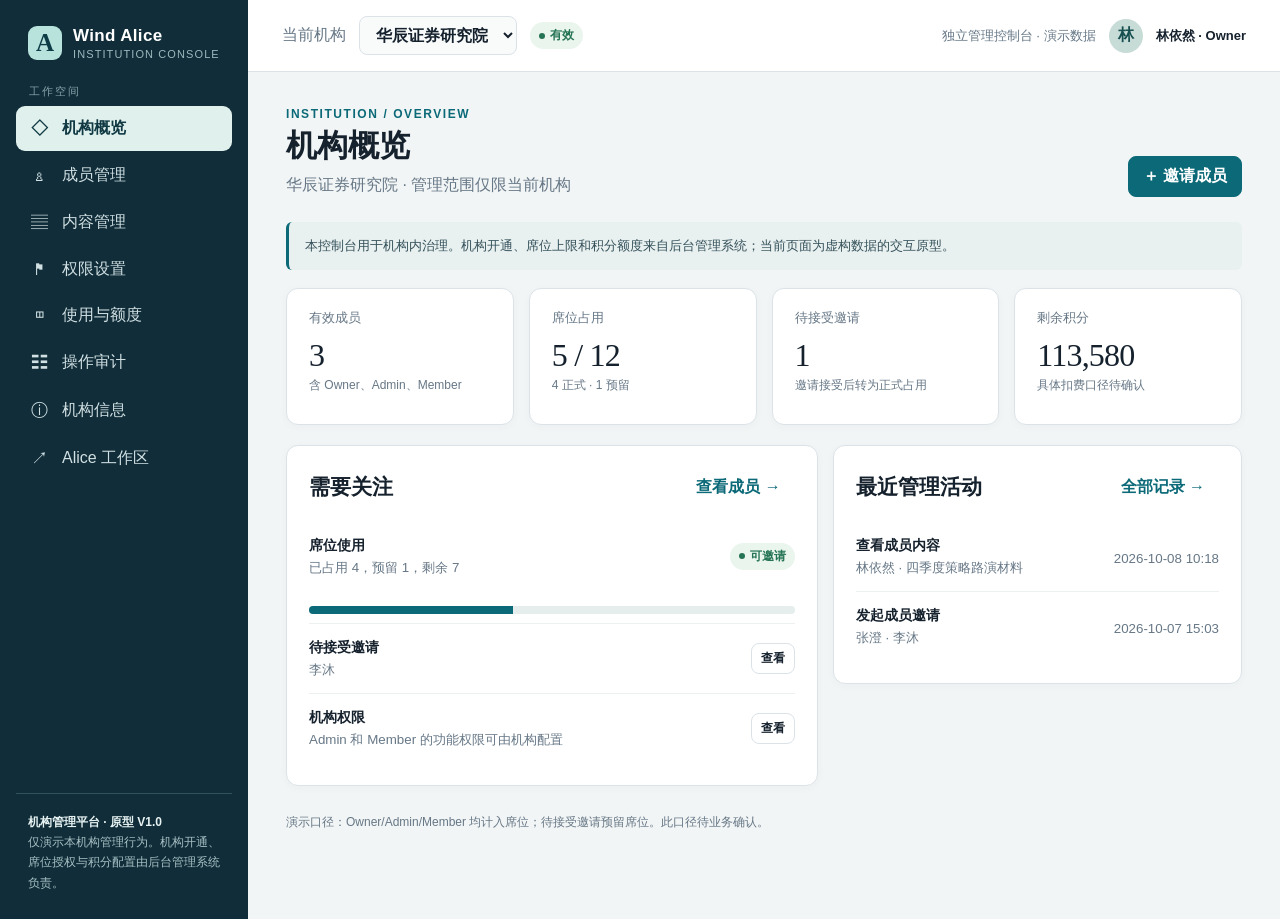
<file: Alice_ToBEnterprise/归档/历史原型/index.html>
<!doctype html>
<html lang="zh-CN">
<head>
  <meta charset="utf-8">
  <meta name="viewport" content="width=device-width, initial-scale=1">
  <title>Wind Alice · 机构管理平台原型</title>
  <style>
    :root{--ink:#15212d;--muted:#667786;--line:#dbe3e8;--paper:#f2f5f5;--white:#fff;--blue:#0c6a78;--blue2:#075360;--pale:#e7f3f3;--gold:#b87923;--warn:#fff1d9;--red:#b84242;--redp:#fff0ee;--green:#267456;--greenp:#eaf5ee;--radius:12px}
    *{box-sizing:border-box}html,body{margin:0;min-height:100%;font-family:"Microsoft YaHei UI","PingFang SC",sans-serif;color:var(--ink);background:var(--paper)}button,input,select,textarea{font:inherit}button{cursor:pointer}button:disabled{cursor:not-allowed;opacity:.5}a{color:inherit}
    .app{display:grid;grid-template-columns:248px minmax(0,1fr);min-height:100vh}.side{background:#102d39;color:#d9e7e9;padding:26px 16px;display:flex;flex-direction:column;gap:24px}.brand{display:flex;align-items:center;gap:11px;padding:0 12px}.brand-mark{width:34px;height:34px;background:#b8e2dc;color:#0d3c46;border-radius:9px;display:grid;place-items:center;font-family:Georgia,serif;font-size:25px;font-weight:bold}.brand strong{color:white;font-size:17px;letter-spacing:.02em}.brand small{display:block;color:#9eb8be;font-size:11px;margin-top:2px;letter-spacing:.1em}.side-label{font-size:11px;letter-spacing:.18em;text-transform:uppercase;color:#87a3aa;padding:0 13px;margin:0 0 7px}.nav{display:grid;gap:3px}.nav button{width:100%;border:0;background:transparent;color:#d1e0e3;text-align:left;padding:11px 13px;border-radius:9px;display:flex;gap:12px;align-items:center}.nav button:hover{background:#20414d}.nav button.active{background:#dff0ed;color:#103943;font-weight:700}.nav .icon{width:21px;text-align:center;font-size:17px}.side-bottom{margin-top:auto;border-top:1px solid #31515c;padding:18px 12px 0;color:#a8c0c4;font-size:12px;line-height:1.7}.side-bottom b{color:#e7f2f2}
    .main{min-width:0}.top{height:72px;background:var(--white);border-bottom:1px solid var(--line);display:flex;align-items:center;justify-content:space-between;padding:0 34px;gap:20px}.top-left,.top-right{display:flex;align-items:center;gap:13px}.top small{color:var(--muted)}.org-select{max-width:260px;border:1px solid var(--line);background:#f9fbfb;border-radius:8px;padding:9px 12px;color:var(--ink);font-weight:700}.avatar{height:34px;width:34px;border-radius:50%;background:#c7dcd7;color:#174e50;display:grid;place-items:center;font-weight:700}.content{max-width:1370px;margin:auto;padding:35px 38px 75px}.eyebrow{color:var(--blue);font-size:12px;font-weight:800;letter-spacing:.13em;text-transform:uppercase}.heading{display:flex;align-items:end;justify-content:space-between;gap:18px;margin:0 0 25px}.heading h1{font-family:"Songti SC","SimSun",serif;font-size:31px;line-height:1.25;margin:6px 0}.heading p{color:var(--muted);margin:0;line-height:1.6}.actions{display:flex;align-items:center;gap:8px;flex-wrap:wrap}.btn{border:1px solid var(--line);background:white;color:var(--ink);border-radius:8px;padding:9px 14px;min-height:38px;font-weight:650}.btn:hover{border-color:#89aeb1;background:#f7fbfa}.btn.primary{border-color:var(--blue);background:var(--blue);color:white}.btn.primary:hover{background:var(--blue2)}.btn.danger{color:var(--red);border-color:#ebc5c2}.btn.tiny{padding:6px 9px;min-height:29px;font-size:12px}.btn.text{border:0;background:transparent;color:var(--blue)}.panel{background:white;border:1px solid var(--line);border-radius:var(--radius);box-shadow:0 2px 9px #18313a08}.panel-pad{padding:22px}.grid{display:grid;gap:15px}.metrics{grid-template-columns:repeat(4,minmax(0,1fr));margin-bottom:20px}.metric{padding:20px 22px;min-height:137px}.metric .label{font-size:13px;color:var(--muted)}.metric .value{font-size:32px;font-family:Georgia,"Songti SC",serif;margin:10px 0 3px;letter-spacing:-.025em}.metric .hint{font-size:12px;color:var(--muted)}.section-grid{grid-template-columns:1.3fr 1fr;align-items:start}.section-head{display:flex;justify-content:space-between;align-items:center;gap:14px;margin-bottom:15px}.section-head h2{font-family:"Songti SC","SimSun",serif;margin:0;font-size:21px}.section-head small{color:var(--muted)}.status{display:inline-flex;align-items:center;gap:5px;border-radius:100px;padding:5px 9px;background:var(--greenp);color:var(--green);font-size:12px;font-weight:750;white-space:nowrap}.status::before{content:"";width:6px;height:6px;border-radius:50%;background:currentColor}.status.pending{background:var(--warn);color:#9a651d}.status.disabled,.status.removed,.status.expired{background:var(--redp);color:var(--red)}.notice{padding:13px 16px;background:#e8f0f0;border-left:3px solid var(--blue);border-radius:6px;color:#35515a;font-size:13px;line-height:1.65;margin-bottom:18px}.notice.warn{background:#fff4e2;border-color:var(--gold);color:#795b2e}.notice.critical{background:#fff0ee;border-color:var(--red);color:#8b4141}.list{display:grid}.list-item{display:flex;justify-content:space-between;gap:20px;align-items:center;padding:14px 0;border-top:1px solid #edf0f1}.list-item:first-child{border-top:0}.list-item b{font-size:14px}.list-item small{display:block;color:var(--muted);margin-top:4px}.muted{color:var(--muted)}.num{font-variant-numeric:tabular-nums}.progress{height:8px;border-radius:10px;background:#e5eded;overflow:hidden;margin:15px 0 9px}.progress span{display:block;height:100%;background:var(--blue)}.toolbar{display:flex;gap:9px;align-items:center;flex-wrap:wrap;margin-bottom:15px}.toolbar input,.toolbar select,.field input,.field select,.field textarea{border:1px solid var(--line);border-radius:8px;background:#fff;color:var(--ink);padding:10px 12px;outline:none}.toolbar input:focus,.toolbar select:focus,.field input:focus,.field select:focus,.field textarea:focus{border-color:var(--blue);box-shadow:0 0 0 3px #0c6a781a}.toolbar input{min-width:240px;flex:1}.tabs{display:flex;gap:3px;border-bottom:1px solid var(--line);margin-bottom:18px}.tab{background:none;border:0;border-bottom:2px solid transparent;padding:11px 17px;color:var(--muted);font-weight:700}.tab.active{color:var(--blue);border-color:var(--blue)}.table-wrap{overflow:auto}.table{width:100%;border-collapse:collapse;min-width:720px}.table th{text-align:left;color:var(--muted);font-weight:650;font-size:12px;padding:13px 15px;background:#f7f9f9;white-space:nowrap}.table td{border-top:1px solid #edf0f1;padding:14px 15px;font-size:13px;vertical-align:middle}.table tr:hover td{background:#fbfcfc}.table .person{font-weight:750}.table .sub{font-size:11px;color:var(--muted);margin-top:4px}.row-actions{display:flex;gap:3px;white-space:nowrap}.empty{text-align:center;color:var(--muted);padding:46px 15px;line-height:1.8}.empty strong{display:block;color:var(--ink);font-size:16px;margin-bottom:5px}.badge{display:inline-block;background:#eaf0f2;color:#45616b;padding:5px 8px;border-radius:6px;font-size:12px;font-weight:700}.detail-pairs{display:grid;grid-template-columns:150px 1fr;gap:13px 18px;font-size:13px}.detail-pairs dt{color:var(--muted)}.detail-pairs dd{margin:0;line-height:1.65;overflow-wrap:anywhere}.switch-row{display:flex;align-items:center;justify-content:space-between;gap:20px;padding:16px 0;border-top:1px solid #edf0f1}.switch-row:first-child{border-top:0}.switch-row small{display:block;color:var(--muted);margin-top:4px;line-height:1.5}.switch{appearance:none;width:39px;height:23px;background:#c6d2d6;border-radius:20px;position:relative;flex:none;cursor:pointer}.switch:after{content:"";position:absolute;width:17px;height:17px;background:white;border-radius:50%;left:3px;top:3px;transition:transform .2s}.switch:checked{background:var(--blue)}.switch:checked:after{transform:translateX(16px)}.switch:disabled{opacity:.5;cursor:not-allowed}.split{display:grid;grid-template-columns:1fr 1fr;gap:18px}.pill{display:inline-block;font-size:11px;background:var(--pale);color:var(--blue);padding:4px 8px;border-radius:5px;margin-right:5px}.mock-only{font-size:12px;color:#7b632d;background:#fff2dc;border-radius:6px;padding:8px 10px;display:inline-block}.footer-note{margin-top:26px;color:var(--muted);font-size:12px;line-height:1.7}
    dialog{border:1px solid var(--line);border-radius:14px;box-shadow:0 22px 80px #0c293947;padding:0;width:min(520px,calc(100vw - 30px));max-height:calc(100vh - 30px)}dialog::backdrop{background:#0b293b77}.dialog-head{padding:22px 24px 14px;border-bottom:1px solid var(--line);display:flex;justify-content:space-between;gap:12px;align-items:start}.dialog-head h2{margin:0;font-family:"Songti SC","SimSun",serif;font-size:23px}.dialog-head p{margin:7px 0 0;color:var(--muted);font-size:13px;line-height:1.55}.dialog-body{padding:22px 24px;overflow:auto;max-height:55vh}.dialog-foot{padding:15px 24px;border-top:1px solid var(--line);display:flex;justify-content:flex-end;gap:8px}.field{display:grid;gap:6px;margin-bottom:16px;font-size:13px;font-weight:700}.field small{font-weight:400;color:var(--muted);line-height:1.5}.field textarea{min-height:90px;resize:vertical}.x{border:0;background:none;font-size:22px;color:var(--muted);line-height:1}.toast{position:fixed;bottom:25px;right:26px;background:#133c47;color:white;padding:13px 17px;border-radius:9px;box-shadow:0 7px 30px #0e303643;font-size:13px;z-index:30}.mobile-toggle{display:none}
    @media(max-width:1100px){.metrics{grid-template-columns:repeat(2,minmax(0,1fr))}.section-grid{grid-template-columns:1fr}.content{padding:28px 24px 60px}}@media(max-width:740px){.app{grid-template-columns:1fr}.side{display:none;position:fixed;z-index:20;inset:0 auto 0 0;width:248px}.side.open{display:flex}.mobile-toggle{display:inline-block}.top{padding:0 15px}.top small,.top-right .avatar{display:none}.content{padding:22px 15px 60px}.heading{align-items:start;flex-direction:column}.heading h1{font-size:27px}.metrics,.split{grid-template-columns:1fr}.metric{min-height:100px}.org-select{max-width:170px}.detail-pairs{grid-template-columns:100px 1fr}}
  </style>
</head>
<body>
<div class="app">
  <aside class="side" id="side">
    <div class="brand"><span class="brand-mark">A</span><span><strong>Wind Alice</strong><small>INSTITUTION CONSOLE</small></span></div>
    <div><p class="side-label">工作空间</p><nav class="nav" id="nav"></nav></div>
    <div class="side-bottom"><b>机构管理平台 · 原型 V1.0</b><br>仅演示本机构管理行为。机构开通、席位授权与积分配置由后台管理系统负责。</div>
  </aside>
  <main class="main">
    <header class="top">
      <div class="top-left"><button class="btn mobile-toggle" id="mobileToggle" aria-label="打开导航">☰</button><span class="muted">当前机构</span><select id="orgSelect" class="org-select" aria-label="切换管理机构"></select><span id="topStatus"></span></div>
      <div class="top-right"><small>独立管理控制台 · 演示数据</small><span class="avatar">林</span><b style="font-size:13px">林依然 · Owner</b></div>
    </header>
    <div class="content" id="view"></div>
  </main>
</div>
<dialog id="modal"><div class="dialog-head"><div><h2 id="modalTitle"></h2><p id="modalSub"></p></div><button class="x" id="closeModal" aria-label="关闭">×</button></div><div class="dialog-body" id="modalBody"></div><div class="dialog-foot" id="modalFoot"></div></dialog>
<div id="toast" role="status" aria-live="polite"></div>
<script>
(() => {
  const initial = [
    {id:"org-001",name:"华辰证券研究院",state:"有效",seats:12,points:200000,used:86420,owner:"林依然",members:[
      {id:"m1",name:"林依然",phone:"13800138000",email:"lin@huachen.example",dept:"研究管理",role:"Owner",status:"正常",joined:"2026-09-18",last:"2026-10-08"},
      {id:"m2",name:"张澄",phone:"13900139001",email:"zhang@huachen.example",dept:"行业研究",role:"Admin",status:"正常",joined:"2026-09-20",last:"2026-10-08"},
      {id:"m3",name:"陈遥",phone:"13700137002",email:"chen@huachen.example",dept:"策略研究",role:"Member",status:"正常",joined:"2026-09-24",last:"2026-10-07"},
      {id:"m4",name:"王知秋",phone:"13600136003",email:"",dept:"财富管理",role:"Member",status:"已禁用",joined:"2026-09-28",last:"2026-10-01"}
    ],invites:[{id:"i1",name:"李沐",phone:"13500135004",role:"Member",status:"待接受",sent:"2026-10-07",expires:"2026-10-14"}],
    content:[
      {id:"c1",type:"对话请求",title:"半导体行业景气度分析",creator:"陈遥",date:"2026-10-08 09:36",body:"用户请求：梳理半导体产业链的近期景气变化，并列出需要继续验证的数据。\\n\\nAlice 回复摘要：按设计、制造、封测及设备环节拆分，并提示结合最新公开数据复核。"},
      {id:"c2",type:"生成素材",title:"四季度策略路演材料",creator:"张澄",date:"2026-10-07 16:24",body:"成果类型：演示文稿。\\n版本：V2。\\n内容摘要：市场环境、行业比较、情景假设与主要风险。"},
      {id:"c3",type:"分享链接",title:"新能源产业跟踪摘要",creator:"陈遥",date:"2026-10-06 11:52",body:"链接状态：有效。\\n访问范围：持有链接者。\\n原型不生成或访问真实分享地址。"}
    ],audit:[{when:"2026-10-08 10:18",who:"林依然",action:"查看成员内容",object:"四季度策略路演材料",result:"成功"},{when:"2026-10-07 15:03",who:"张澄",action:"发起成员邀请",object:"李沐",result:"成功"}],adminPerm:{invite:true,edit:true,disable:true,remove:false,content:true,audit:true},memberPerm:{chat:true,work:true,share:true,automation:false}},
    {id:"org-002",name:"远澜资产管理",state:"有效",seats:6,points:80000,used:26170,owner:"林依然",members:[
      {id:"n1",name:"林依然",phone:"13800138000",email:"lin@yuanlan.example",dept:"管理",role:"Owner",status:"正常",joined:"2026-09-30",last:"2026-10-08"},
      {id:"n2",name:"周闻",phone:"13500135021",email:"",dept:"投资研究",role:"Member",status:"正常",joined:"2026-10-02",last:"2026-10-07"}],
      invites:[],content:[{id:"d1",type:"对话请求",title:"宏观数据晨间解读",creator:"周闻",date:"2026-10-07 08:46",body:"用户请求：整理当日重要宏观数据及其对市场的可能影响。\\n\\nAlice 回复摘要：按公开数据来源整理并标记待确认项。"}],audit:[],adminPerm:{invite:true,edit:true,disable:true,remove:false,content:true,audit:true},memberPerm:{chat:true,work:true,share:false,automation:false}}
  ];
  const savedWorkspace=(()=>{try{return localStorage.getItem("alice-demo-workspace")||"personal"}catch{return "personal"}})();
  const state = {orgs:structuredClone(initial),org:0,page:"overview",memberFilter:"全部",inviteFilter:"全部",contentType:"全部",query:"",contentQuery:"",auditQuery:"",workspace:savedWorkspace};
  const $ = s => document.querySelector(s);
  const esc = v => String(v ?? "").replace(/[&<>"']/g,c=>({"&":"&amp;","<":"&lt;",">":"&gt;",'"':"&quot;","'":"&#39;"}[c]));
  const org = () => state.orgs[state.org];
  const activeInvites = () => org().invites.filter(x=>x.status==="待接受").length;
  const occupied = () => org().members.filter(x=>["正常","已禁用"].includes(x.status)).length;
  const available = () => Math.max(0,org().seats-occupied()-activeInvites());
  const mask = p => p.slice(0,3)+"****"+p.slice(-4);
  const status = s => `<span class="status ${s==="待接受"?"pending":s==="已禁用"?"disabled":s==="已移除"?"removed":""}">${esc(s)}</span>`;
  const date = () => new Date().toLocaleString("zh-CN",{hour12:false});
  const heading = (label,title,desc,actions="") => `<div class="heading"><div><div class="eyebrow">${label}</div><h1>${title}</h1><p>${desc}</p></div><div class="actions">${actions}</div></div>`;
  const panel = (content,cls="") => `<section class="panel panel-pad ${cls}">${content}</section>`;
  const metric = (label,value,hint) => `<div class="panel metric"><div class="label">${label}</div><div class="value num">${value}</div><div class="hint">${hint}</div></div>`;
  const audit = (action,object,result="成功") => org().audit.unshift({when:date(),who:"林依然",action,object,result});
  const toast = msg => {$("#toast").innerHTML=`<div class="toast">${esc(msg)}</div>`;clearTimeout(window.toastTimer);window.toastTimer=setTimeout(()=>$("#toast").innerHTML="",3400)};
  const navItems=[["overview","◇","机构概览"],["members","♙","成员管理"],["content","▤","内容管理"],["permissions","⚑","权限设置"],["usage","◫","使用与额度"],["audit","☷","操作审计"],["organization","ⓘ","机构信息"],["workspace","↗","Alice 工作区"]];
  function render(){
    $("#nav").innerHTML=navItems.map(([id,icon,label])=>`<button data-page="${id}" class="${state.page===id?"active":""}"><span class="icon">${icon}</span>${label}</button>`).join("");
    $("#orgSelect").innerHTML=state.orgs.map((x,i)=>`<option value="${i}" ${i===state.org?"selected":""}>${esc(x.name)}</option>`).join("");
    $("#topStatus").innerHTML=status(org().state);
    const routes={overview:overview,members:members,content:content,permissions:permissions,usage:usage,audit:auditPage,organization:organization,workspace:workspace};
    $("#view").innerHTML=routes[state.page]();
    document.title=`${navItems.find(x=>x[0]===state.page)[2]} · Wind Alice 机构管理平台原型`;
  }
  function overview(){
    const o=org();const pct=Math.min(100,Math.round((occupied()+activeInvites())/o.seats*100));
    return heading("INSTITUTION / OVERVIEW","机构概览",`${esc(o.name)} · 管理范围仅限当前机构`,`<button class="btn primary" data-action="invite">＋ 邀请成员</button>`)
      +`<div class="notice">本控制台用于机构内治理。机构开通、席位上限和积分额度来自后台管理系统；当前页面为虚构数据的交互原型。</div>`
      +`<div class="grid metrics">${metric("有效成员",o.members.filter(x=>x.status==="正常").length,"含 Owner、Admin、Member")}${metric("席位占用",`${occupied()+activeInvites()} / ${o.seats}`,`${occupied()} 正式 · ${activeInvites()} 预留`)}${metric("待接受邀请",activeInvites(),"邀请接受后转为正式占用")}${metric("剩余积分",(o.points-o.used).toLocaleString(),"具体扣费口径待确认")}</div>`
      +`<div class="grid section-grid">
       ${panel(`<div class="section-head"><h2>需要关注</h2><button class="btn text" data-page="members">查看成员 →</button></div><div class="list">
       <div class="list-item"><div><b>席位使用</b><small>已占用 ${occupied()}，预留 ${activeInvites()}，剩余 ${available()}</small></div>${status(available()?"可邀请":"已满额")}</div>
       <div class="progress"><span style="width:${pct}%"></span></div>
       <div class="list-item"><div><b>待接受邀请</b><small>${activeInvites()?org().invites.filter(x=>x.status==="待接受").map(x=>esc(x.name)).join("、"):"目前没有待接受邀请"}</small></div><button class="btn tiny" data-page="members" data-tab="invites">查看</button></div>
       <div class="list-item"><div><b>机构权限</b><small>Admin 和 Member 的功能权限可由机构配置</small></div><button class="btn tiny" data-page="permissions">查看</button></div></div>`)}
       ${panel(`<div class="section-head"><h2>最近管理活动</h2><button class="btn text" data-page="audit">全部记录 →</button></div><div class="list">${o.audit.length?o.audit.slice(0,4).map(x=>`<div class="list-item"><div><b>${esc(x.action)}</b><small>${esc(x.who)} · ${esc(x.object)}</small></div><small class="muted">${esc(x.when)}</small></div>`).join(""):`<div class="empty">暂无管理活动记录</div>`}</div>`)}
      </div><p class="footer-note">演示口径：Owner/Admin/Member 均计入席位；待接受邀请预留席位。此口径待业务确认。</p>`;
  }
  function members(){
    const o=org(),invTab=state.memberTab==="invites";
    let rows=o.members.filter(m=>(state.memberFilter==="全部" || m.status===state.memberFilter) && (m.name.includes(state.query)||m.phone.includes(state.query)||m.dept.includes(state.query)));
    const invs=o.invites.filter(i=>(state.inviteFilter==="全部"||i.status===state.inviteFilter)&&(i.name.includes(state.query)||i.phone.includes(state.query)));
    return heading("PEOPLE / ACCESS","成员管理","成员资料只在当前机构内使用，不改变用户的统一账号资料。",`<button class="btn primary" data-action="invite" ${available()?"":"disabled"}>＋ 邀请成员</button>`)
    +(available()? "":`<div class="notice warn">当前没有可预留席位。机构席位上限由后台管理系统设置，请先处理占用或联系平台扩容。</div>`)
    +`<div class="tabs"><button class="tab ${!invTab?"active":""}" data-member-tab="members">成员列表</button><button class="tab ${invTab?"active":""}" data-member-tab="invites">邀请记录 ${activeInvites()?`· ${activeInvites()}`:""}</button></div>`
    +panel(`<div class="toolbar"><input id="memberSearch" placeholder="搜索姓名、手机号或部门" value="${esc(state.query)}" aria-label="搜索成员">${invTab?`<select id="inviteFilter"><option>全部</option>${["待接受","已接受","已取消","已拒绝"].map(x=>`<option ${x===state.inviteFilter?"selected":""}>${x}</option>`).join("")}</select>`:`<select id="memberFilter"><option>全部</option>${["正常","已禁用","已移除"].map(x=>`<option ${x===state.memberFilter?"selected":""}>${x}</option>`).join("")}</select>`}<span class="muted" style="font-size:12px">${invTab?invs.length:rows.length} 条记录</span></div>
    <div class="table-wrap">${invTab?`<table class="table"><thead><tr><th>受邀人</th><th>手机号</th><th>角色</th><th>状态</th><th>发出 / 到期</th><th>操作</th></tr></thead><tbody>${invs.map(i=>`<tr><td class="person">${esc(i.name)}</td><td>${mask(i.phone)}</td><td>${esc(i.role)}</td><td>${status(i.status)}</td><td>${esc(i.sent)}<div class="sub">到期 ${esc(i.expires)}</div></td><td><div class="row-actions">${i.status==="待接受"?`<button class="btn tiny" data-action="accept" data-id="${i.id}" title="体验受邀人验证与接受流程">体验受邀流程</button><button class="btn tiny danger" data-action="cancel-invite" data-id="${i.id}">取消</button>`:"—"}</div></td></tr>`).join("")}</tbody></table>`:`<table class="table"><thead><tr><th>成员</th><th>手机号</th><th>角色</th><th>状态</th><th>加入 / 最近进入</th><th>操作</th></tr></thead><tbody>${rows.map(m=>`<tr><td><div class="person">${esc(m.name)}</div><div class="sub">${esc(m.dept||"未填写部门")}</div></td><td>${mask(m.phone)}</td><td><span class="badge">${esc(m.role)}</span></td><td>${status(m.status)}</td><td>${esc(m.joined)}<div class="sub">最近 ${esc(m.last||"—")}</div></td><td><div class="row-actions"><button class="btn tiny" data-action="member-detail" data-id="${m.id}">详情</button>${m.status!=="已移除"&&m.role!=="Owner"?`<button class="btn tiny" data-action="toggle-member" data-id="${m.id}">${m.status==="正常"?"禁用":"启用"}</button><button class="btn tiny danger" data-action="remove-member" data-id="${m.id}">移除</button>`:""}</div></td></tr>`).join("")}</tbody></table>`}</div>${(invTab?invs:rows).length?"":`<div class="empty"><strong>暂无匹配记录</strong>试试清除搜索或切换筛选条件。</div>`}`)
    +`<p class="footer-note">“移除”仅隐藏成员并撤销机构访问，历史内容与审计保留。「体验受邀流程」是独立的用户侧演示，不代表管理员可代用户接受。</p>`;
  }
  function content(){
    const types=["全部","对话请求","生成素材","分享链接"];
    const rows=org().content.filter(c=>(state.contentType==="全部"||c.type===state.contentType)&&(c.title.includes(state.contentQuery)||c.creator.includes(state.contentQuery)));
    return heading("CONTENT / GOVERNANCE","内容管理","按机构范围查看成员工作区内容；每次打开详情都会留下审计记录。")
     +`<div class="notice warn">演示展示请求正文、回复摘要、最终素材与分享记录。附件、已移除成员历史和中间步骤的正式可见范围仍待评审。</div>`
     +`<div class="tabs">${types.map(t=>`<button class="tab ${state.contentType===t?"active":""}" data-content-type="${t}">${t}</button>`).join("")}</div>`
     +panel(`<div class="toolbar"><input id="contentSearch" placeholder="搜索标题或创建者" value="${esc(state.contentQuery)}" aria-label="搜索内容"><span class="muted" style="font-size:12px">当前机构 · ${rows.length} 条</span></div>
     <div class="table-wrap"><table class="table"><thead><tr><th>内容标题</th><th>类型</th><th>创建者</th><th>生成时间</th><th>操作</th></tr></thead><tbody>${rows.map(c=>`<tr><td class="person">${esc(c.title)}</td><td><span class="badge">${esc(c.type)}</span></td><td>${esc(c.creator)}</td><td>${esc(c.date)}</td><td><button class="btn tiny" data-action="content-detail" data-id="${c.id}">只读查看</button></td></tr>`).join("")}</tbody></table></div>${rows.length?"":`<div class="empty"><strong>没有找到内容</strong>请调整类型或关键词。</div>`}`);
  }
  function permissions(){
    const admin=[["invite","邀请 Member","创建邀请并占用可用席位"],["edit","编辑成员资料","仅修改本机构的补充资料"],["disable","禁用与启用","影响成员对本机构工作区的访问"],["remove","移除成员","隐藏关系并释放席位"],["content","查看机构内容","仅限本机构成员工作区的授权内容"],["audit","查看操作审计","查看机构内敏感管理行为"]];
    const member=[["chat","对话","使用机构上下文内的对话"],["work","Work 任务","创建机构归属的任务与成果"],["share","创建分享链接","分享记录会进入内容管理"],["automation","自动任务","演示为上游未授权，不能启用"]];
    return heading("POLICY / ROLES","权限设置","Owner 可配置机构内角色权限；所有功能均不得突破后台管理系统下发的授权。",`<button class="btn primary" data-action="save-permissions">保存配置</button>`)
     +`<div class="notice">P0 原型采用角色模板：设置将应用于该机构下对应角色的所有成员。单独给某名成员例外授权仍待确认。</div>`
     +`<div class="split">${panel(`<div class="section-head"><h2>Admin 管理动作</h2><small>${esc(org().name)}</small></div>${admin.map(([k,title,desc])=>`<label class="switch-row"><span><b>${title}</b><small>${desc}</small></span><input class="switch" type="checkbox" data-perm-group="admin" data-perm="${k}" ${org().adminPerm[k]?"checked":""}></label>`).join("")}`)}
     ${panel(`<div class="section-head"><h2>Member 可用功能</h2><small>受上游授权约束</small></div>${member.map(([k,title,desc])=>`<label class="switch-row"><span><b>${title}</b><small>${desc}</small></span><input class="switch" type="checkbox" data-perm-group="member" data-perm="${k}" ${org().memberPerm[k]?"checked":""} ${k==="automation"?"disabled":""}></label>`).join("")}`)}</div>
     <p class="footer-note">Owner 固定拥有机构内最高管理权。角色变更与权限保存须审计；正式系统由服务端逐次校验。</p>`;
  }
  function usage(){
    const o=org(),used=occupied()+activeInvites(),pct=Math.min(100,Math.round(used/o.seats*100));
    return heading("CAPACITY / USAGE","使用与额度","额度与机构状态来自后台管理系统，控制台只展示机构内使用情况。")
     +`<div class="grid metrics">${metric("授权席位",o.seats,"上游配置")}${metric("正式占用",occupied(),"含禁用成员，演示口径")}${metric("邀请预留",activeInvites(),"待接受邀请，演示口径")}${metric("剩余席位",available(),used>o.seats?`超额 ${used-o.seats}`:"可继续邀请")}</div>`
     +`<div class="split">${panel(`<div class="section-head"><h2>席位结构</h2><small>${used} / ${o.seats}</small></div><div class="progress"><span style="width:${pct}%"></span></div><div class="list"><div class="list-item"><b>正常成员</b><span>${o.members.filter(x=>x.status==="正常").length}</span></div><div class="list-item"><b>禁用成员</b><span>${o.members.filter(x=>x.status==="已禁用").length}</span></div><div class="list-item"><b>待接受邀请</b><span>${activeInvites()}</span></div></div><p class="footer-note">缩容超额时停止新增邀请，不自动移除现有成员。</p>`)}
     ${panel(`<div class="section-head"><h2>机构积分</h2><small>具体计量口径待定</small></div><div class="list"><div class="list-item"><b>机构总额度</b><span class="num">${o.points.toLocaleString()}</span></div><div class="list-item"><b>已消耗</b><span class="num">${o.used.toLocaleString()}</span></div><div class="list-item"><b>当前剩余</b><span class="num">${(o.points-o.used).toLocaleString()}</span></div></div><div class="progress"><span style="width:${Math.round(o.used/o.points*100)}%"></span></div><p class="footer-note">本原型不模拟真实扣分或结算。</p>`)}</div>`;
  }
  function auditPage(){
    const rows=org().audit.filter(x=>[x.who,x.action,x.object].some(v=>v.includes(state.auditQuery)));
    return heading("CONTROL / TRACE","操作审计","记录机构内管理操作与内容查看行为；普通管理员无法修改审计记录。")
    +panel(`<div class="toolbar"><input id="auditSearch" value="${esc(state.auditQuery)}" placeholder="搜索操作者、动作或对象" aria-label="搜索审计"><span class="muted" style="font-size:12px">${rows.length} 条记录</span></div><div class="table-wrap"><table class="table"><thead><tr><th>时间</th><th>操作者</th><th>动作</th><th>对象</th><th>结果</th></tr></thead><tbody>${rows.map(x=>`<tr><td>${esc(x.when)}</td><td>${esc(x.who)}</td><td>${esc(x.action)}</td><td>${esc(x.object)}</td><td>${status(x.result)}</td></tr>`).join("")}</tbody></table></div>${rows.length?"":`<div class="empty"><strong>暂无记录</strong>后续管理行为将在此显示。</div>`}`)
    +`<p class="footer-note">正式产品还需显示请求 ID、变更前后摘要与适当脱敏的来源信息；日志保留期限待合规确定。</p>`;
  }
  function organization(){
    const o=org();
    return heading("INSTITUTION / PROFILE","机构信息","上游机构资料与授权在此只读展示。")
     +panel(`<div class="section-head"><h2>机构档案</h2>${status(o.state)}</div><dl class="detail-pairs"><dt>机构名称</dt><dd>${esc(o.name)}</dd><dt>机构 ID</dt><dd>${esc(o.id)}</dd><dt>首位 Owner</dt><dd>${esc(o.owner)}</dd><dt>机构状态</dt><dd>${esc(o.state)}</dd><dt>席位上限</dt><dd>${o.seats} · 由后台管理系统配置</dd><dt>积分额度</dt><dd>${o.points.toLocaleString()} · 由后台管理系统配置</dd><dt>同步状态</dt><dd>已同步（演示）</dd></dl><div class="notice" style="margin:24px 0 0">机构开通、禁用、授权席位和积分额度不在此控制台修改。如同步异常，应展示可追踪的状态与联系支持入口。</div>`);
  }
  function workspace(){
    const choices=[{id:"personal",name:"个人工作区",sub:"账号私有 · 对话、Work、文件与积分独立"},...state.orgs.map(x=>({id:x.id,name:`${x.name} · 林依然的工作区`,sub:"机构上下文 · 成员个人工作区"}))];
    const current=choices.find(x=>x.id===state.workspace)||choices[0];
    return heading("ALICE / CONTEXT","Alice 工作区切换","此页示意机构管理平台与 Alice 用户工作端的关系。")
     +`<div class="notice">当前用户工作区：<b>${esc(current.name)}</b>。演示切换状态保存在本机浏览器，刷新或重新打开此文件仍保持选择；正式产品还须服务端重新校验。</div>`
     +panel(`<div class="section-head"><h2>我的工作区</h2><span class="mock-only">用户端流程示意</span></div><div class="list">${choices.map(x=>`<div class="list-item"><div><b>${esc(x.name)}</b><small>${esc(x.sub)}</small></div>${state.workspace===x.id?`<span class="status">当前工作区</span>`:`<button class="btn tiny" data-action="switch-workspace" data-id="${esc(x.id)}">切换到此处</button>`}</div>`).join("")}</div><div class="notice" style="margin:20px 0 0">机构内不同成员有各自独立的工作区。管理员通过内容管理按授权跨成员查看本机构内容；普通成员不能直接进入他人的工作区。</div>`)
     +`<p class="footer-note">原型仅保存选择，不包含真实工作内容。正式 Alice 在刷新、重启、切换和每次请求时均需校验成员、机构及功能权限。</p>`;
  }
  function modal(title,sub,body,buttons){
    $("#modalTitle").textContent=title;$("#modalSub").textContent=sub;$("#modalBody").innerHTML=body;$("#modalFoot").innerHTML=buttons;$("#modal").showModal();
  }
  const close = () => $("#modal").close();
  function inviteModal(){
    modal("邀请成员","仅由机构管理平台发起；受邀用户验证身份后接受。",`<div class="mock-only">演示假设：待接受预留 1 席，7 天后过期</div><div style="height:17px"></div><label class="field">手机号 *<input id="invitePhone" inputmode="numeric" maxlength="11" placeholder="请输入 11 位手机号"></label><label class="field">机构内姓名 *<input id="inviteName" placeholder="例如：李沐"><small>只保存在当前机构，不修改用户账号资料。</small></label><label class="field">邮箱<input id="inviteEmail" type="email" placeholder="选填"></label><label class="field">部门<input id="inviteDept" placeholder="选填"></label><div class="notice">当前剩余可邀请席位：${available()}</div>`,`<button class="btn" data-action="close">取消</button><button class="btn primary" data-action="submit-invite">发送邀请</button>`);
  }
  function memberModal(id){
    const m=org().members.find(x=>x.id===id);if(!m)return;
    modal("成员详情",`${m.role} · ${m.status}`,`<dl class="detail-pairs"><dt>机构内姓名</dt><dd>${esc(m.name)}</dd><dt>手机号</dt><dd>${mask(m.phone)}</dd><dt>邮箱</dt><dd>${esc(m.email||"—")}</dd><dt>部门</dt><dd>${esc(m.dept||"—")}</dd><dt>加入时间</dt><dd>${esc(m.joined)}</dd><dt>成员工作区</dt><dd>独立机构成员工作区 · 历史内容由机构保留</dd></dl>`,`<button class="btn" data-action="close">关闭</button>${m.status!=="已移除"?`<button class="btn primary" data-action="edit-member" data-id="${m.id}">编辑补充资料</button>`:""}`);
  }
  function editModal(id){
    const m=org().members.find(x=>x.id===id);if(!m)return;
    modal("编辑成员资料","手机号来自统一账号，不能在此修改。",`<label class="field">机构内姓名 *<input id="editName" value="${esc(m.name)}"></label><label class="field">邮箱<input id="editEmail" value="${esc(m.email)}"></label><label class="field">部门<input id="editDept" value="${esc(m.dept)}"></label>${m.role!=="Owner"?`<label class="field">机构角色<select id="editRole"><option ${m.role==="Member"?"selected":""}>Member</option><option ${m.role==="Admin"?"selected":""}>Admin</option></select><small>仅 Owner 可授予 Admin。本原型以 Owner 身份演示。</small></label>`:"<div class='notice'>唯一 Owner 不能在此直接变更。Owner 转移流程待决。</div>"}`,`<button class="btn" data-action="close">取消</button><button class="btn primary" data-action="save-member" data-id="${id}">保存</button>`);
  }
  function contentModal(id){
    const c=org().content.find(x=>x.id===id);if(!c)return;
    audit("查看成员内容",c.title);render();
    modal(c.title,`${c.type} · ${c.creator} · ${c.date}`,`<div class="mock-only">当前机构只读内容 · 查看已记录审计</div><p style="white-space:pre-line;line-height:1.9;font-size:14px;margin-top:20px">${esc(c.body)}</p><div class="notice" style="margin:22px 0 0">内容仅属于 ${esc(org().name)} 的成员工作区。原型数据为虚构示例。</div>`,`<button class="btn" data-action="close">关闭</button>`);
  }
  function inviteAcceptanceModal(id){
    const i=org().invites.find(x=>x.id===id);if(!i)return;
    modal("受邀人处理邀请",`用户侧流程演示 · ${org().name}`,`<div class="notice">受邀加入 ${esc(org().name)}，角色为 ${esc(i.role)}。接受后会得到该机构下独立的成员工作区。</div><label class="field">验证受邀手机号 *<input id="acceptPhone" inputmode="numeric" maxlength="11" placeholder="请输入受邀手机号"><small>演示阶段以输入一致代替短信验证；正式产品必须由统一账号中心核验。</small></label><label style="display:flex;gap:9px;align-items:start;font-size:13px;line-height:1.7"><input type="checkbox" id="acceptConsent" style="margin-top:4px"><span>我已了解：机构有权管理员可按授权查看我在该机构工作区的对话请求、生成素材和分享链接；个人及其他机构工作区不在此范围。</span></label>`,`<button class="btn" data-action="close">稍后处理</button><button class="btn danger" data-action="reject-invite" data-id="${id}">拒绝</button><button class="btn primary" data-action="confirm-accept" data-id="${id}">接受邀请</button>`);
  }
  $("#nav").addEventListener("click",e=>{const b=e.target.closest("[data-page]");if(b){state.page=b.dataset.page;state.query="";$("#side").classList.remove("open");render()}});
  $("#mobileToggle").onclick=()=>$("#side").classList.toggle("open");
  $("#orgSelect").onchange=e=>{state.org=Number(e.target.value);state.page="overview";state.query="";state.contentQuery="";state.auditQuery="";state.memberTab="members";render();toast("已切换当前管理机构")};
  $("#closeModal").onclick=close;
  $("#view").addEventListener("click",e=>{
    const b=e.target.closest("button");if(!b)return;
    if(b.dataset.page){state.page=b.dataset.page;if(b.dataset.tab)state.memberTab=b.dataset.tab;render();return}
    if(b.dataset.memberTab){state.memberTab=b.dataset.memberTab;state.query="";render();return}
    if(b.dataset.contentType){state.contentType=b.dataset.contentType;render();return}
    const a=b.dataset.action,id=b.dataset.id;
    if(a==="invite"){inviteModal();return}
    if(a==="member-detail"){memberModal(id);return}
    if(a==="content-detail"){contentModal(id);return}
    if(a==="toggle-member"){
      const m=org().members.find(x=>x.id===id),to=m.status==="正常"?"已禁用":"正常";
      if(!confirm(`确认${to==="已禁用"?"禁用":"启用"} ${m.name}？`))return;
      m.status=to;audit(to==="正常"?"启用成员":"禁用成员",m.name);render();toast(`${m.name} 已${to==="正常"?"启用":"禁用"}`);return;
    }
    if(a==="remove-member"){
      const m=org().members.find(x=>x.id===id);
      if(!confirm(`确认移除 ${m.name}？成员将从默认列表隐藏，机构内容与审计记录保留。`))return;
      m.status="已移除";audit("移除成员",m.name);render();toast("成员已移除，历史记录保留");return;
    }
    if(a==="cancel-invite"){
      const i=org().invites.find(x=>x.id===id);
      if(!confirm(`取消发给 ${i.name} 的邀请？预留席位将释放。`))return;
      i.status="已取消";audit("取消成员邀请",i.name);render();toast("邀请已取消");return;
    }
    if(a==="accept"){
      inviteAcceptanceModal(id);return;
    }
    if(a==="switch-workspace"){
      state.workspace=id;try{localStorage.setItem("alice-demo-workspace",id)}catch{}
      render();toast("已切换工作区；刷新后仍保留当前选择");return;
    }
    if(a==="save-permissions"){
      document.querySelectorAll("[data-perm-group]").forEach(x=>org()[x.dataset.permGroup==="admin"?"adminPerm":"memberPerm"][x.dataset.perm]=x.checked);
      audit("修改角色权限","Admin / Member 模板");render();toast("演示配置已保存");return;
    }
  });
  $("#view").addEventListener("input",e=>{const map={memberSearch:"query",contentSearch:"contentQuery",auditSearch:"auditQuery"};if(map[e.target.id]){const pos=e.target.selectionStart;state[map[e.target.id]]=e.target.value;render();const input=$("#"+e.target.id);input.focus();input.setSelectionRange(pos,pos)}});
  $("#view").addEventListener("change",e=>{if(e.target.id==="memberFilter"){state.memberFilter=e.target.value;render()}if(e.target.id==="inviteFilter"){state.inviteFilter=e.target.value;render()}});
  $("#modal").addEventListener("click",e=>{
    const b=e.target.closest("button[data-action]");if(!b)return;const a=b.dataset.action,id=b.dataset.id;
    if(a==="close"){close();return}
    if(a==="edit-member"){close();editModal(id);return}
    if(a==="save-member"){
      const m=org().members.find(x=>x.id===id),name=$("#editName").value.trim();if(!name){toast("请填写机构内姓名");$("#editName").focus();return}
      m.name=name;m.email=$("#editEmail").value.trim();m.dept=$("#editDept").value.trim();if($("#editRole"))m.role=$("#editRole").value;
      audit("编辑成员资料",m.name);close();render();toast("成员资料已更新");return;
    }
    if(a==="submit-invite"){
      const phone=$("#invitePhone").value.trim(),name=$("#inviteName").value.trim(),email=$("#inviteEmail").value.trim(),dept=$("#inviteDept").value.trim();
      if(!/^1\d{10}$/.test(phone)){toast("请输入有效的 11 位手机号");$("#invitePhone").focus();return}
      if(!name){toast("请填写机构内姓名");$("#inviteName").focus();return}
      if(available()<=0){toast("没有可预留席位");return}
      if(org().members.some(x=>x.phone===phone&&x.status!=="已移除")||org().invites.some(x=>x.phone===phone&&x.status==="待接受")){toast("该手机号已是本机构成员或有待接受邀请");return}
      const sent=new Date(),expires=new Date(sent.getTime()+7*864e5);
      org().invites.unshift({id:"i"+Date.now(),phone,name,email,dept,role:"Member",status:"待接受",sent:sent.toISOString().slice(0,10),expires:expires.toISOString().slice(0,10)});
      audit("发起成员邀请",name);state.page="members";state.memberTab="invites";state.query="";close();render();toast("邀请已创建，席位已预留（演示）");
    }
    if(a==="confirm-accept"){
      const i=org().invites.find(x=>x.id===id);
      if($("#acceptPhone").value.trim()!==i.phone){toast("手机号与邀请目标不一致");$("#acceptPhone").focus();return}
      if(!$("#acceptConsent").checked){toast("请先阅读并确认机构内容告知");return}
      i.status="已接受";org().members.push({id:"m"+Date.now(),name:i.name,phone:i.phone,email:i.email||"",dept:i.dept||"",role:"Member",status:"正常",joined:new Date().toISOString().slice(0,10),last:"—"});
      audit("受邀用户接受",i.name);close();render();toast("邀请已接受，预留转为正式占用（演示）");return;
    }
    if(a==="reject-invite"){
      const i=org().invites.find(x=>x.id===id);
      if(!confirm(`确认拒绝 ${org().name} 的邀请？`))return;
      i.status="已拒绝";audit("受邀用户拒绝",i.name);close();render();toast("邀请已拒绝，预留席位已释放");return;
    }
  });
  render();
})();
</script>
</body>
</html>
</file>
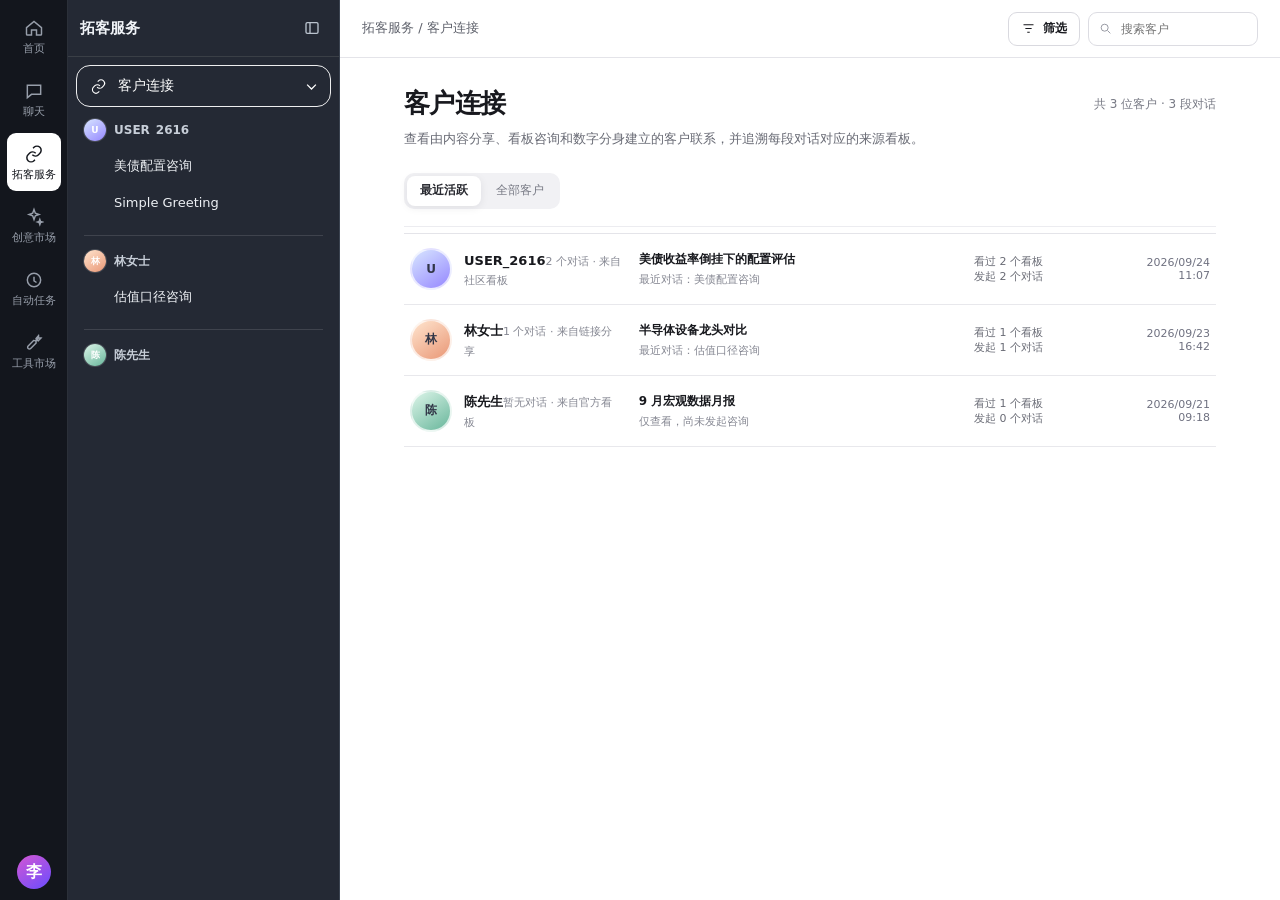
<file: Alice_Dashboard/Wind_Alice_拓客服务与创意市场_页面原型_v1.html>
<!doctype html>
<html lang="zh-CN">
<head>
  <meta charset="utf-8">
  <meta name="viewport" content="width=device-width, initial-scale=1">
  <title>Wind Alice · 拓客服务与创意市场</title>
  <style>
    :root{
      --nav-w:68px;
      --panel-w:286px;
      --header-h:58px;
      --ink:#18191e;
      --muted:#6f717b;
      --subtle:#999ba5;
      --line:#e4e4e9;
      --panel:#f3f3f6;
      --surface:#ffffff;
      --nav:#13151a;
      --purple:#6f5cf0;
      --purple-strong:#5d49de;
      --purple-soft:#eeebff;
      --green:#15956d;
      --amber:#ba6b13;
      --red:#c7464d;
      --shadow:0 12px 34px rgba(31,31,40,.09);
      --content-max:1180px;
    }
    *{box-sizing:border-box}
    html,body{height:100%;margin:0}
    body{font-family:Inter,"PingFang SC","Microsoft YaHei",system-ui,sans-serif;color:var(--ink);background:#fff;overflow:hidden}
    button,input,select{font:inherit}
    button{color:inherit}
    svg{display:block}
    .app{height:100vh;min-width:1120px;display:grid;grid-template-columns:var(--nav-w) var(--panel-w) minmax(0,1fr);background:#fff;transition:grid-template-columns .18s ease}
    .app.panel-collapsed{grid-template-columns:var(--nav-w) 0 minmax(0,1fr)}

    .global-nav{position:relative;z-index:30;background:var(--nav);display:flex;flex-direction:column;align-items:center;border-right:1px solid #272a32;color:#aeb2bc}
    .brand{width:40px;height:40px;margin:11px 0 8px;border-radius:12px;display:grid;place-items:center;background:linear-gradient(145deg,#846fff,#5340d0);color:#fff;font-weight:900;font-size:18px;box-shadow:0 8px 20px rgba(111,92,240,.3)}
    .nav-list{width:100%;display:flex;flex-direction:column;gap:4px;padding:0 7px}
    .nav-spacer{flex:1}
    .nav-item{position:relative;width:54px;min-height:58px;border:0;border-radius:10px;background:transparent;color:#989da8;display:flex;flex-direction:column;align-items:center;justify-content:center;gap:5px;cursor:pointer;transition:.16s ease}
    .nav-item:hover{background:#20232b;color:#e8e9ed}
    .nav-item.active{background:#fff;color:#16181d;box-shadow:0 4px 12px rgba(0,0,0,.24)}
    .nav-item svg{width:20px;height:20px;stroke:currentColor;fill:none;stroke-width:1.75}
    .nav-item span{font-size:10px;white-space:nowrap}
    .profile{width:34px;height:34px;margin:0 0 12px;border-radius:50%;border:0;background:linear-gradient(145deg,#d457d3,#694cff);color:#fff;font-weight:800;cursor:pointer}

    .context-panel{position:relative;z-index:20;min-width:0;display:flex;flex-direction:column;background:var(--panel);border-right:1px solid #d9d9df;overflow:hidden;transition:opacity .14s ease,transform .18s ease}
    .panel-collapsed .context-panel{opacity:0;transform:translateX(-18px);pointer-events:none}
    .panel-top{padding:14px 14px 10px;background:rgba(248,248,250,.92);border-bottom:1px solid rgba(224,224,229,.7)}
    .panel-title-row{height:32px;display:flex;align-items:center;gap:8px;margin-bottom:10px}
    .panel-title{font-size:16px;font-weight:800;letter-spacing:-.2px;flex:1}
    .icon-btn{width:32px;height:32px;border:1px solid transparent;border-radius:8px;background:transparent;display:grid;place-items:center;cursor:pointer;color:#747681}
    .icon-btn:hover{background:#e8e8ed;color:#26272d}
    .icon-btn svg{width:17px;height:17px;stroke:currentColor;fill:none;stroke-width:1.9}
    .panel-search{height:38px;border:1px solid #d4d4da;border-radius:10px;background:#fff;display:grid;grid-template-columns:18px 1fr;gap:8px;align-items:center;padding:0 11px}
    .panel-search:focus-within{border-color:#a89ff8;box-shadow:0 0 0 3px rgba(111,92,240,.1)}
    .panel-search svg{width:17px;height:17px;stroke:#8b8d98;fill:none;stroke-width:1.8}
    .panel-search input{border:0;outline:0;background:transparent;min-width:0;font-size:13px;color:var(--ink)}
    .panel-body{flex:1;min-height:0;overflow:auto;padding:10px 9px 18px;scrollbar-width:thin;scrollbar-color:#c7c7ce transparent}
    .panel-module[hidden]{display:none}
    .drawer{margin-bottom:8px}
    .drawer-header{width:100%;height:42px;border:0;border-radius:9px;background:transparent;display:flex;align-items:center;gap:9px;padding:0 10px;cursor:pointer;text-align:left;font-weight:750;color:#363740}
    .drawer-header:hover,.drawer-header.active{background:#e9e8ee}
    .drawer-header svg{width:17px;height:17px;stroke:currentColor;fill:none;stroke-width:1.8}
    .drawer-label{flex:1}
    .drawer-count{font-size:11px;color:#8c8e98;font-weight:650}
    .drawer-chevron{transition:transform .16s ease}
    .drawer-header[aria-expanded="true"] .drawer-chevron{transform:rotate(90deg)}
    .drawer-content{padding:4px 0 6px}
    .drawer-content[hidden]{display:none}
    .group-label{font-size:11px;color:#8c8e98;font-weight:750;padding:11px 11px 6px;text-transform:uppercase;letter-spacing:.45px}
    .object-row{width:100%;min-height:42px;border:0;border-radius:9px;background:transparent;padding:7px 10px;display:flex;align-items:center;gap:9px;text-align:left;cursor:pointer;color:#42434b;transition:.14s ease}
    .object-row:hover{background:#e9e9ee}
    .object-row.selected{background:#dedde5;color:#191a20;font-weight:750}
    .object-row .row-main{min-width:0;flex:1}
    .object-row strong{display:block;font-size:13px;white-space:nowrap;overflow:hidden;text-overflow:ellipsis}
    .object-row small{display:block;font-size:11px;color:#858792;margin-top:3px;white-space:nowrap;overflow:hidden;text-overflow:ellipsis;font-weight:500}
    .row-count{font-size:10px;color:#777983;background:#fff;border:1px solid #dcdce2;border-radius:999px;padding:2px 6px}
    .mini-avatar{width:28px;height:28px;flex:0 0 28px;border-radius:50%;display:grid;place-items:center;background:linear-gradient(145deg,#d8e6ff,#9587ff);color:#313647;font-size:10px;font-weight:900;border:2px solid rgba(255,255,255,.7)}
    .conversation-list{margin:2px 0 8px 37px;padding-left:9px;border-left:1px solid #d6d6dc}
    .conversation-row{width:100%;min-height:36px;border:0;border-radius:8px;background:transparent;padding:7px 9px;text-align:left;font-size:12px;color:#666872;cursor:pointer;display:flex;align-items:center;gap:7px}
    .conversation-row:hover{background:#e8e8ed;color:#25262d}
    .conversation-row.selected{background:#dcdbe4;color:#17181d;font-weight:750}
    .conversation-row svg{width:14px;height:14px;stroke:currentColor;fill:none;stroke-width:1.9;flex:0 0 auto}
    .nav-row{width:100%;height:40px;border:0;border-radius:8px;background:transparent;padding:0 10px;display:flex;align-items:center;gap:9px;text-align:left;cursor:pointer;font-size:13px;color:#555760}
    .nav-row:hover{background:#e8e8ed}
    .nav-row.selected{background:#dedde5;color:#18191f;font-weight:750}
    .nav-row svg{width:16px;height:16px;stroke:currentColor;fill:none;stroke-width:1.8}
    .nav-row .row-count{margin-left:auto}
    .searchable.is-filtered{display:none}

    .workspace{position:relative;min-width:0;background:#fff;overflow:hidden}
    .workspace-header{position:absolute;z-index:15;inset:0 0 auto 0;height:var(--header-h);display:flex;align-items:center;gap:16px;padding:0 22px;background:rgba(255,255,255,.96);backdrop-filter:blur(16px);border-bottom:1px solid var(--line)}
    .restore-panel{display:none}
    .panel-collapsed .restore-panel{display:grid}
    .workspace-heading{min-width:0;flex:1}
    .breadcrumb{font-size:11px;color:#92949d;margin-bottom:3px;white-space:nowrap;overflow:hidden;text-overflow:ellipsis}
    .workspace-title-row{display:flex;align-items:center;gap:8px;min-width:0}
    .workspace-title{margin:0;font-size:17px;font-weight:800;white-space:nowrap;overflow:hidden;text-overflow:ellipsis;letter-spacing:-.2px}
    .status-pill{height:22px;padding:0 8px;border-radius:999px;display:inline-flex;align-items:center;font-size:11px;font-weight:750;background:#edebff;color:#5f50ce}
    .header-actions{display:flex;align-items:center;gap:8px}
    .btn{height:34px;border:1px solid #d9d9df;border-radius:9px;background:#fff;padding:0 12px;display:inline-flex;align-items:center;justify-content:center;gap:7px;font-size:12px;font-weight:720;cursor:pointer;transition:.14s ease}
    .btn:hover{background:#f4f4f7;border-color:#c9c9d1}
    .btn.primary{background:var(--purple);border-color:var(--purple);color:#fff;box-shadow:0 7px 16px rgba(111,92,240,.22)}
    .btn.primary:hover{background:var(--purple-strong)}
    .btn.ghost{border-color:transparent;background:transparent;color:#6f717b}
    .btn.small{height:30px;padding:0 10px;font-size:11px}
    .btn svg{width:15px;height:15px;stroke:currentColor;fill:none;stroke-width:1.9}
    .toolbar-search{height:34px;width:210px;border:1px solid #dcdce2;border-radius:9px;display:flex;align-items:center;gap:7px;padding:0 10px;background:#fff}
    .toolbar-search svg{width:15px;height:15px;stroke:#9698a2;fill:none;stroke-width:1.8}
    .toolbar-search input{border:0;outline:0;min-width:0;width:100%;font-size:12px}
    .workspace-scroll{position:absolute;inset:var(--header-h) 0 0;overflow:auto;background:#fff;scrollbar-width:thin;scrollbar-color:#cccdd4 transparent}
    .content{width:min(100%,var(--content-max));margin:0 auto;padding:28px clamp(24px,5vw,68px) 80px}
    .page-view[hidden]{display:none}
    .workspace[data-market-view] .content{width:min(100%,1360px);padding:24px clamp(28px,4vw,56px) 96px}
    .workspace[data-market-view] .page-intro{margin-bottom:20px}
    .workspace[data-market-view] .board-list-row{padding:16px 8px}
    .page-intro{display:flex;align-items:flex-start;justify-content:space-between;gap:28px;margin-bottom:22px}
    .page-intro h2{margin:0 0 7px;font-size:26px;letter-spacing:-.65px}
    .page-intro p{margin:0;max-width:720px;color:#696b75;font-size:13px;line-height:1.75}
    .count-note{font-size:12px;color:#777984;white-space:nowrap;padding-top:10px}
    .segmented{display:inline-flex;gap:2px;background:#f1f1f4;border-radius:10px;padding:3px}
    .segmented button{height:30px;border:0;border-radius:8px;background:transparent;padding:0 13px;color:#777984;font-size:12px;cursor:pointer}
    .segmented button.active{background:#fff;color:#292a31;font-weight:750;box-shadow:0 2px 8px rgba(30,30,38,.08)}
    .filter-row{display:flex;align-items:center;gap:8px;flex-wrap:wrap;padding:0 0 17px;border-bottom:1px solid #ececf0;margin-bottom:6px}
    .market-filter-row{gap:10px;padding:12px 14px;margin:0 0 22px;border:1px solid #e4e5ea;border-radius:12px;background:#fafbfc}
    .market-filter-row .segmented{margin-right:2px;background:#eceef2}
    .market-filter-label{color:#92949e;font-size:10px;font-weight:700;letter-spacing:.2px}
    .market-filter-divider{width:1px;height:20px;margin:0 2px;background:#dddfe5}
    .market-section-heading{display:none;align-items:flex-end;justify-content:space-between;gap:16px;margin:4px 0 12px}
    .market-section-heading h3{margin:0;font-size:15px}
    .market-section-heading span{color:#8b8d97;font-size:11px}
    .workspace[data-market-view="plaza"] .market-section-heading{display:flex}
    .workspace[data-market-view="plaza"] #viewCommunity .page-intro,
    .workspace[data-market-view="plaza"] #viewCommunity .market-filter-row{display:none}
    .chip{height:28px;border:1px solid transparent;border-radius:999px;background:#f4f4f6;padding:0 11px;font-size:11px;color:#686a73;cursor:pointer}
    .chip:hover{background:#ececf1}
    .chip.active{background:var(--purple);color:#fff}
    .filter-spacer{flex:1}
    .sort-select{height:30px;border:1px solid #dedee4;border-radius:8px;background:#fff;color:#666872;font-size:11px;padding:0 26px 0 9px;outline:0}

    .client-list{border-top:1px solid #e4e4e9}
    .client-item{width:100%;border:0;border-bottom:1px solid #e8e8ec;background:#fff;padding:14px 6px;display:grid;grid-template-columns:minmax(190px,1.1fr) minmax(240px,1.7fr) 150px 120px;align-items:center;gap:16px;text-align:left;cursor:pointer;transition:.14s ease}
    .client-item:hover{background:#fafaff}
    .client-person{display:flex;align-items:center;gap:12px;min-width:0}
    .client-person .mini-avatar{width:42px;height:42px;flex-basis:42px;font-size:12px}
    .client-name{font-size:13px;font-weight:800}
    .client-sub{font-size:11px;color:#858792;margin-top:4px}
    .client-source strong{display:block;font-size:12px;white-space:nowrap;overflow:hidden;text-overflow:ellipsis}
    .client-source small{display:block;color:#858792;font-size:11px;margin-top:4px;white-space:nowrap;overflow:hidden;text-overflow:ellipsis}
    .client-stat{font-size:11px;color:#696b75}
    .client-time{text-align:right;font-size:11px;color:#6f7180}
    .empty-line{padding:44px;text-align:center;color:#8c8e98;font-size:13px}

    .conversation-shell{max-width:900px;margin:0 auto}
    .conversation-meta{display:flex;align-items:center;justify-content:space-between;margin-bottom:12px;color:#858792;font-size:11px}
    .source-card{position:relative;display:grid;grid-template-columns:126px minmax(0,1fr) auto;gap:16px;align-items:center;padding:15px;border:1px solid #e0dff0;border-radius:14px;background:linear-gradient(120deg,#fcfbff 0%,#fff 58%);box-shadow:0 8px 24px rgba(63,54,112,.07);margin-bottom:24px;cursor:pointer;transition:.16s ease;text-align:left;width:100%}
    .source-card:hover{transform:translateY(-1px);border-color:#c9c3fa;box-shadow:0 12px 28px rgba(71,59,139,.11)}
    .source-card:focus-visible{outline:3px solid rgba(111,92,240,.18);outline-offset:2px}
    .source-card.generic-source{grid-template-columns:minmax(0,1fr) auto}
    .source-card.generic-source .source-thumb{display:none}
    .source-thumb{height:82px;border-radius:10px;overflow:hidden;position:relative;background:linear-gradient(145deg,#1d2340,#6556dd);padding:11px;color:#fff}
    .source-thumb small{font-size:9px;opacity:.78}
    .source-thumb strong{display:block;font-size:12px;line-height:1.35;margin-top:6px;max-width:94px}
    .source-chart{position:absolute;left:11px;right:11px;bottom:10px;height:18px}
    .source-chart svg{width:100%;height:100%;overflow:visible}
    .source-chart path{fill:none;stroke:#9ef0d2;stroke-width:2.3;stroke-linecap:round;stroke-linejoin:round}
    .source-copy{min-width:0}
    .source-eyebrow{font-size:10px;color:#6b5ada;font-weight:850;margin-bottom:5px}
    .source-copy h3{margin:0 0 7px;font-size:15px;white-space:nowrap;overflow:hidden;text-overflow:ellipsis}
    .source-meta{display:flex;flex-wrap:wrap;gap:7px 14px;color:#767883;font-size:11px;line-height:1.6}
    .source-meta span{display:inline-flex;align-items:center;gap:4px}
    .source-action{display:flex;align-items:center;gap:6px;color:#6655dc;font-size:12px;font-weight:800;white-space:nowrap}
    .source-action svg{width:16px;height:16px;stroke:currentColor;fill:none;stroke-width:2}
    .timeline-day{text-align:center;margin:14px 0;color:#999ba5;font-size:10px}
    .messages{display:flex;flex-direction:column;gap:20px}
    .messages[hidden]{display:none!important}
    .message{display:flex;gap:10px;align-items:flex-start;max-width:78%}
    .message.mine{align-self:flex-end;flex-direction:row-reverse}
    .message-avatar{width:32px;height:32px;flex:0 0 32px;border-radius:50%;display:grid;place-items:center;background:#dfe7ff;color:#3f4661;font-size:10px;font-weight:900}
    .message.mine .message-avatar{background:linear-gradient(145deg,#b662db,#6b55eb);color:#fff}
    .message-author{font-size:11px;color:#777985;margin:0 0 5px 2px;font-weight:750}
    .message.mine .message-author{text-align:right;margin-right:2px}
    .bubble{padding:11px 13px;border-radius:5px 14px 14px 14px;background:#f1f2f5;color:#272831;font-size:13px;line-height:1.75}
    .message.mine .bubble{background:#eeebff;border-radius:14px 5px 14px 14px}
    .message-time{font-size:9px;color:#aaaab2;margin-top:5px}
    .message.mine .message-time{text-align:right}

    .market-grid{display:grid;grid-template-columns:repeat(3,minmax(0,1fr));gap:20px;padding-top:0;margin-bottom:34px}
    .board-card{border:1px solid #e4e4e9;border-radius:14px;background:#fff;overflow:hidden;transition:.16s ease;box-shadow:0 5px 16px rgba(30,30,38,.035)}
    .board-card:hover{transform:translateY(-2px);border-color:#d3d0ee;box-shadow:0 13px 28px rgba(41,37,75,.09)}
    .board-art{height:152px;position:relative;overflow:hidden;padding:16px;background:linear-gradient(145deg,var(--art-a),var(--art-b));color:#fff}
    .board-art::before,.board-art::after{content:"";position:absolute;border-radius:50%;filter:blur(3px);opacity:.58}
    .board-art::before{width:120px;height:120px;right:-25px;top:-30px;background:var(--art-c)}
    .board-art::after{width:90px;height:90px;left:-24px;bottom:-35px;background:rgba(255,255,255,.22)}
    .art-tag{position:relative;z-index:2;font-size:10px;opacity:.8}
    .board-art h3{position:relative;z-index:2;margin:10px 0 0;font-size:17px;line-height:1.42;max-width:82%;letter-spacing:-.2px}
    .mini-chart{position:absolute;z-index:2;left:17px;right:17px;bottom:16px;height:38px;display:flex;align-items:end;gap:5px}
    .mini-chart i{display:block;flex:1;border-radius:4px 4px 1px 1px;background:rgba(255,255,255,.76)}
    .board-card-body{padding:14px 15px 13px}
    .board-title-row{display:flex;align-items:flex-start;gap:8px}
    .board-title-row h3{margin:0;font-size:14px;line-height:1.45;flex:1}
    .avatar-badge{display:inline-flex;align-items:center;gap:4px;border-radius:999px;background:#f1edff;color:#6956d9;font-size:9px;font-weight:800;padding:3px 7px;white-space:nowrap}
    .board-description{margin:8px 0 11px;color:#777984;font-size:11px;line-height:1.65;min-height:36px}
    .board-meta{display:flex;align-items:center;gap:9px;color:#92949e;font-size:10px;flex-wrap:wrap}
    .board-footer{display:flex;align-items:center;border-top:1px solid #efeff2;margin-top:12px;padding-top:10px;gap:8px}
    .author{display:flex;align-items:center;gap:6px;color:#666872;font-size:10px;min-width:0;flex:1}
    .author .mini-avatar{width:22px;height:22px;flex-basis:22px;font-size:8px}
    .card-icon-btn{width:30px;height:30px;border:0;border-radius:8px;background:transparent;display:grid;place-items:center;color:#777985;cursor:pointer}
    .card-icon-btn:hover{background:#f1efff;color:#6552dc}
    .card-icon-btn[aria-pressed="true"]{background:#f1efff;color:#6552dc}
    .card-icon-btn svg{width:16px;height:16px;stroke:currentColor;fill:none;stroke-width:1.9}
    .board-card.is-filtered{display:none}
    #viewMyBoards{--dashboard-ink:#1c2430;--dashboard-muted:#737b87;--dashboard-line:#e5e8ec;--dashboard-navy:#24334f;--dashboard-teal:#2d887d;--dashboard-gold:#c18b3d}
    .my-dashboard-hero{position:relative;overflow:hidden;display:flex;align-items:flex-end;justify-content:space-between;gap:28px;margin:-2px 0 16px;padding:24px 26px;border:1px solid #dde3e8;border-radius:16px;background:#f8fafb}
    .my-dashboard-hero::after{content:"";position:absolute;right:-74px;top:-110px;width:280px;height:280px;border-radius:50%;border:52px solid rgba(45,136,125,.08);pointer-events:none}
    .my-dashboard-eyebrow{display:flex;align-items:center;gap:7px;margin-bottom:9px;color:var(--dashboard-teal);font-size:10px;font-weight:800;letter-spacing:.8px;text-transform:uppercase}
    .my-dashboard-eyebrow::before{content:"";width:18px;height:2px;background:var(--dashboard-teal)}
    .my-dashboard-hero h2{margin:0 0 7px;color:var(--dashboard-ink);font-size:27px;letter-spacing:-.7px}
    .my-dashboard-hero p{max-width:620px;margin:0;color:#666f7c;font-size:12px;line-height:1.7}
    .my-dashboard-date{position:relative;z-index:1;min-width:150px;text-align:right;color:#868e98;font-size:10px;line-height:1.65}
    .my-dashboard-date strong{display:block;color:#263244;font-size:13px;font-weight:750}
    .my-dashboard-kpis{display:grid;grid-template-columns:repeat(4,minmax(0,1fr));gap:10px;margin-bottom:12px}
    .my-dashboard-kpi{position:relative;overflow:hidden;min-height:108px;padding:15px 16px;border:1px solid var(--dashboard-line);border-radius:13px;background:#fff;box-shadow:0 4px 14px rgba(30,40,54,.035)}
    .my-dashboard-kpi::after{content:"";position:absolute;left:0;right:0;bottom:0;height:3px;background:var(--kpi-color,#8791a0);opacity:.8}
    .my-dashboard-kpi-head{display:flex;align-items:center;justify-content:space-between;gap:8px;color:#858d98;font-size:10px}
    .my-dashboard-kpi-head svg{width:15px;height:15px;stroke:var(--kpi-color,#8791a0);fill:none;stroke-width:1.8}
    .my-dashboard-kpi-value{display:flex;align-items:baseline;gap:6px;margin-top:11px;color:var(--dashboard-ink)}
    .my-dashboard-kpi-value strong{font-size:25px;letter-spacing:-.65px}
    .my-dashboard-kpi-value span{font-size:10px;color:#8b929c}
    .my-dashboard-kpi-foot{display:flex;align-items:center;justify-content:space-between;gap:8px;margin-top:7px;color:#8b929c;font-size:9px}
    .my-dashboard-kpi-foot .up{color:#168167;font-weight:750}
    .my-dashboard-kpi-spark{width:54px;height:17px;overflow:visible}
    .my-dashboard-kpi-spark path{fill:none;stroke:var(--kpi-color,#8791a0);stroke-width:2;stroke-linecap:round;stroke-linejoin:round}
    .my-dashboard-grid{display:grid;grid-template-columns:minmax(0,1.62fr) minmax(280px,.82fr);gap:12px;margin-bottom:12px}
    .my-dashboard-panel{border:1px solid var(--dashboard-line);border-radius:14px;background:#fff;box-shadow:0 4px 15px rgba(30,40,54,.035)}
    .my-dashboard-panel-head{display:flex;align-items:flex-start;justify-content:space-between;gap:18px;padding:16px 18px 0}
    .my-dashboard-panel-title h3{margin:0 0 4px;color:#242c38;font-size:13px}
    .my-dashboard-panel-title p{margin:0;color:#969ca5;font-size:9px;line-height:1.5}
    .my-dashboard-legend{display:flex;align-items:center;gap:13px;color:#7e8691;font-size:9px;white-space:nowrap}
    .my-dashboard-legend span{display:flex;align-items:center;gap:5px}
    .my-dashboard-legend i{width:7px;height:7px;border-radius:50%;background:#314565}
    .my-dashboard-legend span:last-child i{background:#3b9b8f}
    .my-impact-chart{height:244px;padding:14px 16px 12px 10px}
    .my-impact-chart svg{width:100%;height:100%;overflow:visible}
    .my-impact-chart .chart-grid{stroke:#edf0f2;stroke-width:1}
    .my-impact-chart .chart-axis{fill:#9aa1aa;font-size:9px}
    .my-impact-chart .chart-area{fill:url(#myImpactArea)}
    .my-impact-chart .chart-line{fill:none;stroke:#314565;stroke-width:3;stroke-linecap:round;stroke-linejoin:round;stroke-dasharray:900;animation:draw-dashboard-line .9s ease-out both}
    .my-impact-chart .chart-line-secondary{fill:none;stroke:#3b9b8f;stroke-width:2;stroke-linecap:round;stroke-linejoin:round;stroke-dasharray:6 6}
    .my-impact-chart .chart-point{fill:#fff;stroke:#314565;stroke-width:2}
    @keyframes draw-dashboard-line{from{stroke-dashoffset:900}to{stroke-dashoffset:0}}
    .my-portfolio-body{display:flex;align-items:center;gap:22px;padding:22px 20px 20px}
    .my-portfolio-donut{position:relative;flex:0 0 132px;width:132px;height:132px;border-radius:50%;background:conic-gradient(#314565 0 50%,#3b9b8f 50% 100%,#c18b3d 100% 100%)}
    .my-portfolio-donut::after{content:"";position:absolute;inset:19px;border-radius:50%;background:#fff}
    .my-portfolio-total{position:absolute;z-index:1;inset:0;display:grid;place-content:center;text-align:center;color:#8b929c;font-size:9px}
    .my-portfolio-total strong{display:block;color:#202936;font-size:24px;line-height:1.15}
    .my-portfolio-legend{display:grid;gap:13px;min-width:0;flex:1}
    .my-portfolio-item{display:grid;grid-template-columns:8px minmax(0,1fr) auto;align-items:center;gap:8px;color:#646d79;font-size:10px}
    .my-portfolio-item i{width:8px;height:8px;border-radius:2px;background:var(--item-color)}
    .my-portfolio-item strong{color:#26303d;font-size:12px}
    .my-portfolio-note{margin:0 18px 17px;padding-top:13px;border-top:1px solid #eef0f2;color:#7f8792;font-size:9px;line-height:1.6}
    .my-dashboard-lower{display:grid;grid-template-columns:minmax(0,1.62fr) minmax(280px,.82fr);gap:12px;align-items:start}
    .my-board-filter{display:flex;align-items:center;gap:4px;padding:3px;border-radius:9px;background:#f2f4f6}
    .my-board-filter button{height:26px;border:0;border-radius:7px;background:transparent;padding:0 9px;color:#7c8490;font-size:9px;cursor:pointer}
    .my-board-filter button span{margin-left:3px;color:#9ca2aa}
    .my-board-filter button.active{background:#fff;color:#26303d;font-weight:750;box-shadow:0 2px 7px rgba(35,43,55,.09)}
    .my-board-aggregate{padding:8px 10px 11px}
    .my-board-item{display:grid;grid-template-columns:90px minmax(0,1fr) auto;gap:13px;align-items:center;min-height:86px;padding:10px 8px;border-radius:10px;cursor:pointer;transition:.16s ease}
    .my-board-item+.my-board-item{border-top:1px solid #eef0f2;border-radius:0}
    .my-board-item:hover{background:#f8fafb;transform:translateX(2px)}
    .my-board-item:focus-visible{outline:2px solid rgba(49,69,101,.25);outline-offset:1px}
    .my-board-item.is-filtered{display:none}
    .my-board-thumb{position:relative;height:62px;overflow:hidden;border-radius:8px;background:linear-gradient(145deg,var(--thumb-a),var(--thumb-b));color:#fff}
    .my-board-thumb::after{content:"";position:absolute;right:-16px;top:-20px;width:58px;height:58px;border-radius:50%;background:rgba(255,255,255,.14)}
    .my-board-thumb svg{position:absolute;left:9px;right:9px;bottom:8px;width:72px;height:28px;overflow:visible}
    .my-board-thumb path{fill:none;stroke:rgba(255,255,255,.9);stroke-width:2;stroke-linecap:round;stroke-linejoin:round}
    .my-board-thumb-label{position:absolute;z-index:1;left:9px;top:8px;font-size:8px;opacity:.82}
    .my-board-copy{min-width:0}
    .my-board-copy-head{display:flex;align-items:center;gap:7px;margin-bottom:5px}
    .my-board-copy h4{min-width:0;overflow:hidden;text-overflow:ellipsis;white-space:nowrap;margin:0;color:#28313e;font-size:12px}
    .my-board-kind{flex:0 0 auto;display:inline-flex;align-items:center;height:19px;border-radius:999px;padding:0 7px;background:var(--kind-bg,#eef1f4);color:var(--kind-color,#66707d);font-size:8px;font-weight:750}
    .my-board-copy p{margin:0 0 6px;overflow:hidden;text-overflow:ellipsis;white-space:nowrap;color:#8c939d;font-size:9px}
    .my-board-copy-meta{display:flex;align-items:center;gap:10px;color:#777f8a;font-size:8px}
    .my-board-copy-meta .positive{color:#178068}
    .my-board-open{display:flex;align-items:center;gap:6px;color:#47566f;font-size:9px;font-weight:750}
    .my-board-open svg{width:14px;height:14px;stroke:currentColor;fill:none;stroke-width:2}
    .my-board-empty{padding:46px 20px;color:#8a929c;text-align:center;font-size:11px}
    .my-dashboard-side{display:grid;gap:12px}
    .my-task-list,.my-activity-list{padding:8px 14px 14px}
    .my-task-row{width:100%;display:grid;grid-template-columns:28px minmax(0,1fr) auto;align-items:center;gap:10px;padding:10px 4px;border:0;border-top:1px solid #eef0f2;background:transparent;text-align:left;cursor:pointer}
    .my-task-row:first-child{border-top:0}
    .my-task-row:hover .my-task-copy strong{color:#425575}
    .my-task-icon{width:28px;height:28px;border-radius:8px;display:grid;place-items:center;background:var(--task-bg);color:var(--task-color)}
    .my-task-icon svg{width:14px;height:14px;stroke:currentColor;fill:none;stroke-width:1.9}
    .my-task-copy{min-width:0}
    .my-task-copy strong{display:block;margin-bottom:3px;color:#303945;font-size:10px}
    .my-task-copy span{display:block;overflow:hidden;text-overflow:ellipsis;white-space:nowrap;color:#949aa3;font-size:8px}
    .my-task-count{min-width:20px;height:20px;padding:0 6px;border-radius:999px;display:grid;place-items:center;background:#f0f2f4;color:#616b78;font-size:8px;font-weight:750}
    .my-activity-row{position:relative;display:grid;grid-template-columns:8px minmax(0,1fr);gap:10px;padding:9px 2px}
    .my-activity-row::before{content:"";position:absolute;left:5px;top:22px;bottom:-8px;width:1px;background:#e4e8eb}
    .my-activity-row:last-child::before{display:none}
    .my-activity-dot{position:relative;z-index:1;width:8px;height:8px;margin-top:3px;border:2px solid #fff;border-radius:50%;background:var(--activity-color);box-shadow:0 0 0 1px var(--activity-color)}
    .my-activity-copy strong{display:block;margin-bottom:3px;color:#343d49;font-size:9px;font-weight:700}
    .my-activity-copy span{color:#969ca5;font-size:8px;line-height:1.5}

    .my-library-intro{display:flex;align-items:flex-end;justify-content:space-between;gap:24px;margin-bottom:20px;padding:4px 0 18px;border-bottom:1px solid #e8e9ed}
    .my-library-intro h2{margin:0 0 7px;font-size:26px;letter-spacing:-.65px}
    .my-library-intro p{margin:0;color:#71737d;font-size:12px;line-height:1.7}
    .my-library-total{color:#858892;font-size:11px;white-space:nowrap}
    .my-library-total strong{margin:0 3px;color:#252832;font-size:18px}
    .my-library-toolbar{display:flex;align-items:center;gap:10px;margin-bottom:26px}
    .my-library-tabs{display:inline-flex;gap:3px;padding:3px;border-radius:10px;background:#f1f2f5}
    .my-library-tabs button{height:30px;border:0;border-radius:8px;background:transparent;padding:0 12px;color:#747781;font-size:11px;cursor:pointer}
    .my-library-tabs button span{margin-left:4px;color:#a0a2aa}
    .my-library-tabs button.active{background:#fff;color:#272932;font-weight:750;box-shadow:0 2px 8px rgba(31,34,42,.08)}
    .my-library-toolbar-note{color:#9698a1;font-size:10px}
    .my-library-toolbar .sort-select{margin-left:auto}
    .my-library{display:grid;gap:34px}
    .my-library-section{min-width:0}
    .my-library-section-head{display:flex;align-items:flex-end;justify-content:space-between;gap:20px;margin-bottom:13px}
    .my-library-section-title{display:flex;align-items:center;gap:9px}
    .my-library-section-title h3{margin:0;color:#24262d;font-size:17px;letter-spacing:-.25px}
    .my-library-section-count{display:inline-flex;align-items:center;height:21px;padding:0 8px;border-radius:999px;background:#f1f2f5;color:#737680;font-size:10px;font-weight:700}
    .my-library-section-head p{margin:4px 0 0;color:#8e919b;font-size:10px}
    .my-library-section-link{border:0;background:transparent;color:#6b5ada;font-size:10px;font-weight:750;cursor:pointer}
    .my-library-grid{display:grid;grid-template-columns:repeat(3,minmax(0,1fr));gap:16px}
    .my-board-content-card{min-width:0;overflow:hidden;border:1px solid #e2e4e9;border-radius:12px;background:#fff;box-shadow:0 5px 16px rgba(31,34,42,.035);cursor:pointer;transition:transform .16s ease,border-color .16s ease,box-shadow .16s ease}
    .my-board-content-card:hover{transform:translateY(-2px);border-color:#d0d3dc;box-shadow:0 12px 28px rgba(31,34,42,.09)}
    .my-board-content-card:focus-visible{outline:3px solid rgba(103,86,215,.18);outline-offset:2px}
    .my-board-content-card.is-filtered{display:none}
    .my-board-content-preview{height:152px;padding:13px;background:linear-gradient(145deg,var(--preview-a),var(--preview-b));border-bottom:1px solid rgba(21,25,34,.08)}
    .my-board-preview-window{height:100%;overflow:hidden;padding:10px;border-radius:8px;background:#fff;box-shadow:0 5px 18px rgba(19,28,42,.16)}
    .my-board-preview-head{display:flex;align-items:center;justify-content:space-between;gap:8px;margin-bottom:9px}
    .my-board-preview-heading{width:48%;height:6px;border-radius:999px;background:#29364c}
    .my-board-preview-date{width:20%;height:4px;border-radius:999px;background:#d7dae0}
    .my-board-preview-metrics{display:grid;grid-template-columns:repeat(3,1fr);gap:5px;margin-bottom:8px}
    .my-board-preview-metrics i{height:25px;border:1px solid #e8eaf0;border-radius:5px;background:linear-gradient(180deg,#fff,#f7f8fa)}
    .my-board-preview-chart{width:100%;height:58px;border:1px solid #eaebef;border-radius:6px;background:#fbfcfd}
    .my-board-preview-chart .grid{stroke:#eceef2;stroke-width:1}
    .my-board-preview-chart .area{fill:var(--preview-area)}
    .my-board-preview-chart .line{fill:none;stroke:var(--preview-line);stroke-width:2.2;stroke-linecap:round;stroke-linejoin:round}
    .my-board-content-body{padding:14px 15px 13px}
    .my-board-content-title{display:flex;align-items:flex-start;gap:8px}
    .my-board-content-title h4{min-width:0;flex:1;margin:0;color:#252730;font-size:13px;line-height:1.5;white-space:nowrap;overflow:hidden;text-overflow:ellipsis}
    .my-board-content-kind{flex:0 0 auto;display:inline-flex;align-items:center;height:20px;padding:0 7px;border-radius:999px;background:var(--kind-bg);color:var(--kind-color);font-size:8px;font-weight:800}
    .my-board-content-desc{height:34px;margin:7px 0 10px;color:#797c86;font-size:10px;line-height:1.65;display:-webkit-box;-webkit-line-clamp:2;-webkit-box-orient:vertical;overflow:hidden}
    .my-board-content-tags{display:flex;align-items:center;gap:5px;min-height:20px;overflow:hidden}
    .my-board-content-tag{display:inline-flex;align-items:center;height:20px;padding:0 7px;border-radius:6px;background:#f3f4f6;color:#6e717b;font-size:8px;white-space:nowrap}
    .my-board-content-tag.accent{background:#ece9ff;color:#6552d3}
    .my-board-content-tag.success{background:#e9f7f2;color:#147b5d}
    .my-board-content-tag.warning{background:#fff1df;color:#a76516}
    .my-board-content-tag.danger{background:#ffeded;color:#b73d45}
    .my-board-content-foot{display:flex;align-items:center;gap:10px;margin-top:12px;padding-top:10px;border-top:1px solid #efeff2;color:#9597a0;font-size:9px}
    .my-board-content-foot span:first-child{min-width:0;flex:1;overflow:hidden;text-overflow:ellipsis;white-space:nowrap}
    .my-board-content-action{display:flex;align-items:center;gap:5px;color:#5e50c7;font-weight:750;white-space:nowrap}
    .my-board-content-action svg{width:13px;height:13px;stroke:currentColor;fill:none;stroke-width:2}
    .my-library-empty{grid-column:1/-1;min-height:122px;display:grid;place-items:center;border:1px dashed #d9dbe1;border-radius:12px;background:#fafbfc;color:#8b8e98;text-align:center}
    .my-library-empty svg{width:22px;height:22px;margin:0 auto 9px;stroke:#a3a6af;fill:none;stroke-width:1.7}
    .my-library-empty strong{display:block;margin-bottom:5px;color:#555963;font-size:11px}
    .my-library-empty span{font-size:9px}

    .summary-band{display:grid;grid-template-columns:repeat(4,minmax(0,1fr));gap:10px;margin:0 0 18px}
    .metric{padding:15px 16px;border:1px solid #e4e4e9;border-radius:12px;background:#fff}
    .metric small{display:block;color:#8b8d97;font-size:10px;margin-bottom:7px}
    .metric strong{font-size:21px;letter-spacing:-.4px}
    .metric span{display:block;color:#9b9da6;font-size:9px;margin-top:5px}
    .board-list{border-top:1px solid #e5e5e9}
    .board-list-row{display:grid;grid-template-columns:54px minmax(240px,1.5fr) minmax(150px,1fr) 130px auto;gap:14px;align-items:center;padding:13px 4px;border-bottom:1px solid #ebebee}
    .board-list-row:hover{background:#fafaff}
    #viewCreated .board-list-row{cursor:pointer}
    .tiny-art{width:54px;height:42px;border-radius:8px;background:linear-gradient(145deg,var(--art-a),var(--art-b));position:relative;overflow:hidden}
    .tiny-art::after{content:"";position:absolute;width:32px;height:32px;border-radius:50%;right:-8px;top:-9px;background:rgba(255,255,255,.24)}
    .board-list-copy h3{margin:0 0 4px;font-size:13px}
    .board-list-copy p{margin:0;color:#858792;font-size:10px;white-space:nowrap;overflow:hidden;text-overflow:ellipsis}
    .state-group{display:flex;align-items:center;gap:6px;flex-wrap:wrap}
    .tag{height:22px;padding:0 8px;border-radius:999px;background:#f2f2f5;color:#6f717b;font-size:9px;font-weight:750;display:inline-flex;align-items:center}
    .tag.purple{background:#eeebff;color:#604fd0}
    .tag.green{background:#e9f7f2;color:#117c5a}
    .tag.amber{background:#fff2e2;color:#a75a0b}
    .tag.red{background:#ffeded;color:#b83a42}
    .list-meta{font-size:10px;color:#858792;line-height:1.6}
    .row-actions{display:flex;align-items:center;gap:5px}
    .switch{position:relative;width:36px;height:20px;border:0;border-radius:999px;background:#c9c9d1;cursor:pointer;padding:0;transition:.15s ease}
    .switch::after{content:"";position:absolute;width:16px;height:16px;left:2px;top:2px;border-radius:50%;background:#fff;box-shadow:0 1px 4px rgba(0,0,0,.22);transition:.15s ease}
    .switch[aria-checked="true"]{background:var(--purple)}
    .switch[aria-checked="true"]::after{transform:translateX(16px)}

    .modal-backdrop{position:absolute;z-index:80;inset:var(--header-h) 0 0;background:rgba(24,25,31,.36);backdrop-filter:blur(3px);display:flex;justify-content:flex-end;overflow:hidden}
    .modal-backdrop[hidden]{display:none}
    .modal{width:max(720px,68%);height:100%;display:grid;grid-template-rows:58px minmax(0,1fr);overflow:hidden;background:#f5f7fa;border-left:1px solid #dfe1e7;box-shadow:-18px 0 48px rgba(24,27,38,.18);transition:width .22s ease}
    .modal.is-expanded{width:100%}
    .modal-head{height:58px;display:grid;grid-template-columns:auto minmax(0,1fr) auto;align-items:center;gap:12px;padding:0 14px;border-bottom:1px solid #e1e3e8;background:#fff;z-index:2}
    .modal-head h2{min-width:0;margin:0;overflow:hidden;text-overflow:ellipsis;white-space:nowrap;font-size:14px;font-weight:700}
    .modal-head-actions{display:flex;align-items:center;gap:6px}
    .modal-head .btn{height:34px;padding:0 11px;background:#fff}
    .modal-head .btn:hover{background:#f2f1f7}
    .modal-head .btn.primary{background:var(--purple);color:#fff;border-color:var(--purple)}
    .modal-head .btn[aria-pressed="true"]{border-color:#cfc9ff;background:#f0edff;color:#624fd5}
    .modal-body{min-height:0;overflow:auto;background:#eef2f6}
    .modal-body .dashboard-view{padding:20px 22px 40px}
    .modal-layout-toggle{width:34px;height:34px;border:1px solid #dedfe5;border-radius:8px;background:#fff;color:#626570;display:grid;place-items:center;cursor:pointer}
    .modal-layout-toggle:hover{background:#f2f1f7;color:#5f4bd5}
    .modal-layout-toggle svg{width:17px;height:17px;stroke:currentColor;fill:none;stroke-width:1.8}
    .toast{position:fixed;z-index:100;left:50%;bottom:28px;transform:translate(-50%,16px);padding:10px 14px;border-radius:10px;background:#24242a;color:#fff;font-size:12px;box-shadow:0 10px 28px rgba(0,0,0,.22);opacity:0;pointer-events:none;transition:.18s ease}
    .toast.show{opacity:1;transform:translate(-50%,0)}

    @media(max-width:1320px){
      .market-grid{grid-template-columns:repeat(2,minmax(0,1fr))}
      .client-item{grid-template-columns:minmax(180px,1fr) minmax(220px,1.5fr) 120px 100px}
      .toolbar-search{width:170px}
      .my-dashboard-kpis{grid-template-columns:repeat(2,minmax(0,1fr))}
      .my-dashboard-grid,.my-dashboard-lower{grid-template-columns:1fr}
      .my-dashboard-side{grid-template-columns:repeat(2,minmax(0,1fr))}
      .my-library-grid{grid-template-columns:repeat(2,minmax(0,1fr))}
    }
    @media(max-height:760px){
      :root{--header-h:54px}
      .content{padding-top:22px}
      .board-art{height:132px}
      .source-card{margin-bottom:18px}
      .messages{gap:15px}
    }
    /* Wind Alice Web 模板：全局导航 + Panel 最终态 */
    :root{
      --nav-w:68px;
      --panel-w:252px;
      --panel-dark:#242934;
      --panel-elevated:#2c323e;
      --panel-hover:#343b49;
      --panel-active:#3b4455;
      --panel-border:#414958;
      --panel-text:#f3f5f8;
      --panel-muted:#a9b0bd;
    }
    .global-nav{background:#13161d;border-right-color:#2b3039;padding:7px 0 9px}
    .brand{display:none}
    .nav-list{gap:5px;padding:0 7px}
    .nav-item{width:54px;min-height:58px;border-radius:9px;color:#979eaa}
    .nav-item:hover{background:#20242c;color:#fff}
    .nav-item.active{background:#fff;color:#11141a;box-shadow:none}
    .nav-item span{font-size:10.5px;line-height:1;white-space:nowrap}
    .profile{margin-bottom:2px}

    .context-panel{background:var(--panel-dark);border-right-color:#3b4350;color:var(--panel-text)}
    .panel-top{height:40px;padding:0 12px;background:var(--panel-dark);border-bottom:1px solid #3c4451}
    .panel-title-row{height:40px;margin:0;gap:8px}
    .panel-title{font-size:14px;font-weight:800;color:#fff}
    .context-panel .icon-btn{width:28px;height:28px;color:#c6ccd6}
    .context-panel .icon-btn:hover{background:var(--panel-hover);color:#fff}
    .panel-search{display:none}
    .panel-body{position:relative;display:flex;flex-direction:column;overflow:hidden;padding:0 8px 10px}
    .accordion-shell{height:100%;min-height:0;display:flex;flex-direction:column;gap:12px;padding-top:14px}
    .top-headers,.bottom-dock{display:flex;flex-direction:column;gap:12px}
    .top-headers:empty,.bottom-dock:empty{display:none}
    .active-drawer{min-height:0;flex:1 1 auto;display:flex;flex-direction:column;overflow:visible}
    .drawer-header{flex:0 0 42px;width:100%;height:42px;margin:0;border:0;border-radius:9px;background:rgba(255,255,255,.025);box-shadow:inset 0 0 0 1px rgba(255,255,255,.28);color:#dce1e8;padding:0 12px;display:flex;align-items:center;gap:10px;text-align:left;font-weight:650;cursor:pointer}
    .drawer-header:hover{background:rgba(255,255,255,.055);box-shadow:inset 0 0 0 1px rgba(255,255,255,.46);color:#fff}
    .active-drawer>.drawer-header.active{background:transparent;box-shadow:none;border-radius:0;border-bottom:1px solid #8298ff;color:#fff}
    .drawer-header svg{width:18px;height:18px;stroke:currentColor;fill:none;stroke-width:1.8;flex:0 0 auto}
    .drawer-name{flex:1;min-width:0;overflow:hidden;text-overflow:ellipsis;white-space:nowrap;font-size:14px;font-weight:400}
    .drawer-chevron{width:15px!important;height:15px!important;transform:rotate(0);transition:transform .16s ease}
    .drawer-header.active .drawer-chevron{transform:rotate(90deg);color:#8298ff}
    .drawer-count,.group-count,.row-count{display:none!important}
    .drawer-list{min-height:0;flex:1 1 auto;overflow:auto;padding:4px 0 112px;scrollbar-width:thin;scrollbar-color:transparent transparent}
    .drawer-list:hover{scrollbar-color:#596272 transparent}
    .group{padding:5px 0 8px}
    .group+.group{border-top:1px solid #424a58}
    .group-title{width:100%;min-height:34px;border:0;background:transparent;color:#8f98a7;padding:6px 10px;display:flex;align-items:center;gap:8px;text-align:left;cursor:pointer}
    .group-title:hover{color:#cdd3dc}
    .group-title.selected{color:#fff}
    .group-title-copy{display:flex;align-items:center;gap:8px;min-width:0}
    .group-title .mini-avatar{width:24px;height:24px;flex-basis:24px;border:0}
    .group-title-name{font-size:12px;font-weight:650;white-space:nowrap;overflow:hidden;text-overflow:ellipsis}
    .tool-item{width:100%;min-height:38px;border:0;border-radius:7px;background:transparent;color:#e7ebf1;padding:7px 10px 7px 14px;display:flex;align-items:center;gap:9px;text-align:left;cursor:pointer}
    .tool-item:hover,.tool-item.selected{background:rgba(255,255,255,.08);color:#fff}
    .tool-item.selected .item-name{font-weight:700}
    .item-mark{width:18px;height:18px;flex:0 0 18px;display:grid;place-items:center;color:#aeb5c1}
    .item-mark svg{width:15px;height:15px;stroke:currentColor;fill:none;stroke-width:1.8}
    .item-copy{min-width:0;flex:1;overflow:hidden}
    .item-name{display:block;font-size:14px;font-weight:400;line-height:1.35;white-space:nowrap;overflow:hidden;text-overflow:ellipsis}
    .item-subtitle{display:block;margin-top:2px;color:#8f98a7;font-size:10px;white-space:nowrap;overflow:hidden;text-overflow:ellipsis}
    .bottom-dock{position:absolute;z-index:30;left:8px;right:8px;bottom:10px;padding-top:14px;background:var(--panel-dark);transition:opacity .18s ease,transform .18s ease}
    .bottom-dock::before{content:"";position:absolute;left:0;right:0;top:-26px;height:26px;background:linear-gradient(180deg,rgba(36,41,52,0),var(--panel-dark) 78%);pointer-events:none}
    .bottom-dock.hidden{opacity:0;transform:translateY(calc(100% + 16px));pointer-events:none}
    .panel-empty{padding:18px 12px;color:#8f98a7;font-size:12px;line-height:1.7}

    .customer-conversation-list{border-top:1px solid #e4e4e9}
    .customer-conversation-item{width:100%;border:0;border-bottom:1px solid #e8e8ec;background:#fff;padding:16px 6px;display:grid;grid-template-columns:minmax(260px,1fr) minmax(260px,1.45fr) 128px;align-items:center;gap:18px;text-align:left;cursor:pointer}
    .customer-conversation-item:hover{background:#fafaff}
    .conversation-object-title{font-size:14px;font-weight:800}
    .conversation-object-sub{margin-top:5px;color:#858792;font-size:11px}
    .conversation-origin strong{display:block;font-size:12px;white-space:nowrap;overflow:hidden;text-overflow:ellipsis}
    .conversation-origin small{display:block;margin-top:5px;color:#858792;font-size:11px}
    .pending-note{margin:0 0 18px;padding:15px 17px;border:1px solid #dedcf0;border-radius:12px;background:#faf9ff;color:#5f5a74;font-size:12px;line-height:1.7}

    /* workspace内容模板库V2：Panel 同构样式 */
    :root{--panel-w:272px;--scheme-panel-bg:#242934;--scheme-panel-text:#f3f5f8;--scheme-panel-muted:#a9b0bd}
    html body .panel{
      position:relative;z-index:15;min-width:0;display:flex;flex-direction:column;
      width:var(--panel-w);overflow:hidden;background:var(--scheme-panel-bg);color:var(--scheme-panel-text);
      border:0;border-right:1px solid #3b4350;
    }
    html body .panel .panel-top{
      flex:0 0 57px;height:57px;min-height:57px;padding:10px 12px;
      background:var(--scheme-panel-bg);border:0;border-bottom:1px solid #3a3f46;
    }
    html body .panel .panel-title-row{
      height:36px;margin:0;display:grid;grid-template-columns:minmax(0,1fr) auto;gap:8px;align-items:center;
    }
    html body .panel .panel-title{margin:0;color:#f1f4f8;font-size:15px;font-weight:700;letter-spacing:0}
    html body .panel .panel-actions{display:flex;align-items:center;gap:2px}
    html body .panel .panel-icon-button{
      width:30px;height:30px;border:0;border-radius:7px;background:transparent;color:#bac3ce;
      display:grid;place-items:center;cursor:pointer;
    }
    html body .panel .panel-icon-button:hover{background:#3a4048;color:#fff}
    html body .panel .panel-icon-button svg{width:16px;height:16px;fill:none;stroke:currentColor;stroke-width:2}
    html body .panel .accordion-shell{
      position:relative;flex:1 1 auto;min-height:0;overflow:hidden;display:flex;flex-direction:column;
      gap:12px;padding:14px 8px 8px;
    }
    html body .panel .top-headers,
    html body .panel .bottom-dock{display:flex;flex-direction:column;gap:12px;margin:0}
    html body .panel .top-headers:empty,
    html body .panel .bottom-dock:empty{display:none}
    html body .panel .active-drawer{
      position:relative;min-height:0;flex:1 1 auto;display:flex;flex-direction:column;
      overflow:visible;border:0;background:transparent;
    }
    html body .panel .drawer-header{
      width:100%;height:40px;min-height:40px;flex:0 0 40px;margin:0;border:0;border-radius:14px;
      display:grid;grid-template-columns:24px minmax(0,1fr) auto 16px;align-items:center;gap:7px;
      padding:0 10px;background:rgba(255,255,255,.025);color:#dce1e8;text-align:left;cursor:pointer;
      box-shadow:inset 0 0 0 1px rgba(255,255,255,.28);
    }
    html body .panel .top-headers>.drawer-header:hover,
    html body .panel .bottom-dock>.drawer-header:hover{
      background:rgba(255,255,255,.055);color:#fff;box-shadow:inset 0 0 0 1px rgba(255,255,255,.46);
    }
    html body .panel .active-drawer>.drawer-header.active,
    html body .panel .active-drawer>.drawer-header.active:hover{
      border:1.5px solid rgba(255,255,255,.92);border-radius:14px;background:transparent;color:#fff;box-shadow:none;
    }
    html body .panel .drawer-symbol{
      width:22px;height:22px;border:0;border-radius:7px;background:transparent;color:#bac2cf;
      display:grid;place-items:center;
    }
    html body .panel .drawer-symbol svg{width:17px;height:17px;fill:none;stroke:currentColor;stroke-width:1.5}
    html body .panel .active-drawer>.drawer-header.active .drawer-symbol,
    html body .panel .active-drawer>.drawer-header.active .drawer-symbol svg,
    html body .panel .active-drawer>.drawer-header.active .drawer-symbol use{color:#fff;stroke:#fff}
    html body .panel .drawer-name{min-width:0;overflow:hidden;text-overflow:ellipsis;white-space:nowrap;font-size:14px;font-weight:400}
    html body .panel .drawer-count{display:block!important;visibility:hidden;font-size:12px}
    html body .panel .drawer-chevron{width:14px;height:14px;fill:none;stroke:currentColor;stroke-width:2;transition:transform .16s ease}
    html body .panel .drawer-header.active .drawer-chevron{transform:rotate(90deg);color:#fff;stroke:#fff}
    html body .panel #drawerList,
    html body .panel .drawer-list{
      position:relative;min-height:0;flex:1 1 auto;overflow:auto;overscroll-behavior:contain;
      margin:0;padding:4px 3px calc(var(--dock-space,96px) + 28px) 4px;background:transparent;border:0;border-radius:0;
      scrollbar-width:thin;scrollbar-color:transparent transparent;
    }
    html body .panel #drawerList:hover{scrollbar-color:#596272 transparent}
    html body .panel #drawerList .group{margin:5px 0 9px;padding:0;background:transparent;border:0}
    html body .panel #drawerList .group+.group{border-top:1px solid #424a58}
    html body .panel #drawerList .group-title{
      width:100%;height:32px;min-height:32px;margin:0;padding:0 8px 0 12px;border:0;border-radius:6px;
      display:flex;align-items:center;gap:8px;background:transparent;color:#8f98a7;text-align:left;
      font-size:14px;font-weight:400;letter-spacing:0;cursor:pointer;
    }
    html body .panel #drawerList .group-title:hover,
    html body .panel #drawerList .group-title.selected{background:transparent;color:#fff}
    html body .panel #drawerList .group-title .group-line{display:none}
    html body .panel #drawerList .group-count{display:block!important;visibility:hidden;font-size:12px}
    html body .panel #drawerList .tool-item{
      width:100%;height:34px;min-height:34px;margin:0 2px;padding:0 7px 0 15px;border:0;border-radius:6px;
      display:grid;grid-template-columns:18px minmax(0,1fr) 20px;gap:7px;align-items:center;
      background:transparent;color:#e7ebf1;text-align:left;cursor:pointer;box-shadow:none;
    }
    html body .panel #drawerList .tool-item:hover,
    html body .panel #drawerList .tool-item.selected{background:rgba(255,255,255,.08);color:#fff}
    html body .panel #drawerList .tool-item.selected .item-name{font-weight:700;color:#fff}
    html body .panel #drawerList .item-mark{
      width:17px;height:17px;flex:0 0 17px;border:0;border-radius:5px;background:#394049;color:#c2cbd6;
      display:grid;place-items:center;
    }
    html body .panel #drawerList .item-mark svg{width:14px;height:14px;fill:none;stroke:currentColor;stroke-width:1.7}
    html body .panel #drawerList .item-copy{min-width:0;overflow:hidden;display:flex;align-items:center}
    html body .panel #drawerList .item-name{display:block;max-width:100%;font-size:14px;font-weight:400;line-height:20px;white-space:nowrap;overflow:hidden;text-overflow:ellipsis}
    html body .panel #drawerList .item-subtitle{display:none}
    html body .panel .bottom-dock{
      position:absolute;z-index:30;left:8px;right:8px;bottom:8px;padding-top:14px;background:var(--scheme-panel-bg);
      transition:opacity .18s ease,transform .18s ease;
    }
    html body .panel .bottom-dock::before{
      content:"";position:absolute;left:0;right:0;top:-26px;height:26px;
      background:linear-gradient(180deg,rgba(36,41,52,0),var(--scheme-panel-bg) 78%);pointer-events:none;
    }
    html body .panel .bottom-dock.hidden{opacity:0;transform:translateY(calc(100% + 16px));pointer-events:none}
    html body .panel .category-avatar{width:24px;height:24px;flex:0 0 24px;border-radius:50%;display:grid;place-items:center;background:linear-gradient(145deg,#d8e6ff,#9587ff);color:#fff;font-size:10px;font-weight:800}

    /* 拓客服务：客户分类与对话对象的专用密度 */
    html body .panel[data-panel-module="link"] .accordion-shell{padding:8px 8px 8px;gap:0}
    html body .panel[data-panel-module="link"] .active-drawer>.drawer-header.active,
    html body .panel[data-panel-module="link"] .active-drawer>.drawer-header.active:hover{
      height:42px;min-height:42px;flex-basis:42px;border-width:1px;padding:0 10px;
    }
    html body .panel[data-panel-module="link"] #drawerList{
      padding:6px 0 18px;overflow-y:auto;
    }
    html body .panel[data-panel-module="link"] #drawerList .group{
      margin:0;padding:0 0 6px;border:0;
    }
    html body .panel[data-panel-module="link"] #drawerList .group+.group{
      position:relative;margin-top:8px;padding-top:9px;border-top:0;
    }
    html body .panel[data-panel-module="link"] #drawerList .group+.group::before{
      content:"";position:absolute;left:8px;right:8px;top:0;height:1px;background:rgba(255,255,255,.12);
    }
    html body .panel[data-panel-module="link"] #drawerList .group-title{
      height:34px;min-height:34px;margin:0;padding:0 8px;
      border-radius:6px;color:#c7ced8;font-size:13px;line-height:1;
    }
    html body .panel[data-panel-module="link"] #drawerList .group-title:hover{
      background:rgba(255,255,255,.045);color:#fff;
    }
    html body .panel[data-panel-module="link"] #drawerList .group-title.selected{
      background:transparent;color:#fff;
    }
    html body .panel[data-panel-module="link"] #drawerList .group-title-copy{
      min-width:0;display:flex;align-items:center;gap:8px;
    }
    html body .panel[data-panel-module="link"] #drawerList .group-title-name{
      min-width:0;white-space:nowrap;overflow:hidden;text-overflow:ellipsis;
    }
    html body .panel[data-panel-module="link"] #drawerList .category-avatar{
      width:22px;height:22px;min-width:22px;min-height:22px;flex:0 0 22px;
      display:flex;align-items:center;justify-content:center;align-self:center;
      overflow:visible;font-size:9px;line-height:1;text-align:center;
      box-shadow:0 0 0 1px rgba(255,255,255,.16);
    }
    html body .panel[data-panel-module="link"] #drawerList .tool-item{
      height:36px;min-height:36px;margin:1px 0 0;padding:0 10px 0 38px;
      grid-template-columns:minmax(0,1fr);gap:0;border-radius:6px;
    }
    html body .panel[data-panel-module="link"] #drawerList .tool-item:hover,
    html body .panel[data-panel-module="link"] #drawerList .tool-item.selected{
      background:rgba(255,255,255,.09);
    }
    html body .panel[data-panel-module="link"] #drawerList .item-mark,
    html body .panel[data-panel-module="link"] #drawerList .status-slot{
      display:none;
    }
    html body .panel[data-panel-module="link"] #drawerList .item-copy{
      width:100%;min-width:0;display:block;
    }
    html body .panel[data-panel-module="link"] #drawerList .item-name{
      font-size:13px;line-height:36px;color:#edf0f4;
    }
    html body .panel[data-panel-module="link"] #drawerList .tool-item.selected .item-name{
      font-weight:600;color:#fff;
    }
    html body .panel[data-panel-module="link"] .panel-empty{display:none}
    html body .workspace[data-header-mode="breadcrumb-only"] .workspace-heading{display:flex;align-items:center;min-width:0}
    html body .workspace[data-header-mode="breadcrumb-only"] .breadcrumb{
      margin:0;color:#5f626c;font-size:13px;font-weight:500;line-height:1.4;
    }
    html body .workspace[data-header-mode="breadcrumb-only"] .workspace-title-row{display:none}

    .market-composer{
      position:absolute;z-index:24;left:50%;bottom:16px;transform:translateX(-50%);
      width:min(860px,calc(100% - 56px));padding:8px;border:1px solid #dedee6;border-radius:16px;
      display:grid;grid-template-columns:36px minmax(0,1fr) auto;align-items:center;gap:8px;
      background:rgba(255,255,255,.96);box-shadow:0 14px 36px rgba(31,31,42,.14);backdrop-filter:blur(14px);
    }
    .market-composer[hidden]{display:none}
    .market-composer-mark{width:36px;height:36px;border-radius:11px;display:grid;place-items:center;background:#f0edff;color:#6957d8}
    .market-composer-mark svg{width:18px;height:18px;stroke:currentColor;fill:none;stroke-width:1.8}
    .market-composer input{width:100%;height:40px;border:0;outline:0;background:transparent;color:#22242a;font-size:13px}
    .market-composer input::placeholder{color:#92949e}
    .market-composer button{height:38px;border:0;border-radius:10px;padding:0 16px;background:#111318;color:#fff;display:flex;align-items:center;gap:7px;cursor:pointer;font-weight:700}
    .market-composer button:hover{background:#000}
    .market-composer button svg{width:15px;height:15px;stroke:currentColor;fill:none;stroke-width:2}
    .workspace[data-composer="market"] .workspace-scroll{bottom:82px}

    .dashboard-view{min-height:100%;padding:22px;background:#f6f7f9;color:#1e2026}
    .dashboard-hero{display:flex;justify-content:space-between;gap:24px;align-items:flex-start;margin-bottom:16px}
    .dashboard-hero small{display:block;margin-bottom:6px;color:#7c7f89;font-size:11px}
    .dashboard-hero h2{margin:0 0 7px;font-size:24px;letter-spacing:-.5px}
    .dashboard-hero p{margin:0;color:#70737d;font-size:12px;line-height:1.65}
    .dashboard-updated{padding-top:6px;color:#858892;font-size:11px;white-space:nowrap}
    .dashboard-kpis{display:grid;grid-template-columns:repeat(4,minmax(0,1fr));gap:12px;margin-bottom:12px}
    .dashboard-panel{border:1px solid #e1e2e7;border-radius:13px;background:#fff;box-shadow:0 3px 12px rgba(31,34,42,.035)}
    .dashboard-kpi{padding:15px 16px}
    .dashboard-kpi small{display:block;color:#858892;font-size:10px;margin-bottom:8px}
    .dashboard-kpi strong{font-size:24px;letter-spacing:-.5px}
    .dashboard-kpi span{display:block;margin-top:5px;color:#168263;font-size:10px}
    .dashboard-main{display:grid;grid-template-columns:minmax(0,1.8fr) minmax(260px,.8fr);gap:12px;margin-bottom:12px}
    .dashboard-chart{padding:16px 18px}
    .dashboard-panel-head{display:flex;align-items:center;justify-content:space-between;gap:16px;margin-bottom:14px}
    .dashboard-panel-head h3{margin:0;font-size:14px}
    .dashboard-panel-head span{color:#8b8d96;font-size:10px}
    .dashboard-chart svg{width:100%;height:230px;overflow:visible}
    .dashboard-chart .grid-line{stroke:#ececf1;stroke-width:1}
    .dashboard-chart .area{fill:url(#boardAreaGradient);opacity:.42}
    .dashboard-chart .line{fill:none;stroke:#6d5be7;stroke-width:3;stroke-linecap:round;stroke-linejoin:round}
    .dashboard-chart .compare{fill:none;stroke:#53a98a;stroke-width:2;stroke-dasharray:6 6}
    .dashboard-insights{padding:16px}
    .insight-item{padding:12px 0;border-top:1px solid #ededf1}
    .insight-item:first-of-type{border-top:0;padding-top:0}
    .insight-item strong{display:block;margin-bottom:5px;font-size:12px}
    .insight-item p{margin:0;color:#747781;font-size:11px;line-height:1.65}
    .dashboard-table{padding:16px 18px}
    .dashboard-table-row{display:grid;grid-template-columns:minmax(180px,1.5fr) repeat(4,minmax(90px,.7fr));gap:12px;align-items:center;min-height:42px;border-top:1px solid #ededf1;font-size:11px}
    .dashboard-table-row.head{min-height:30px;border-top:0;color:#8b8d96;font-size:10px}
    .dashboard-table-row strong{font-size:12px}
    .dashboard-table-row .positive{color:#13815e}
    .dashboard-table-row .negative{color:#c84f57}

    .workspace[data-content-mode="workbench"] .workspace-scroll{overflow:hidden}
    .workspace[data-content-mode="workbench"] .content{width:100%;height:100%;max-width:none;padding:0}
    #viewBoardWorkbench{height:100%}
    .board-workbench{height:100%;display:grid;grid-template-columns:minmax(430px,1fr) minmax(520px,1fr);background:#eef0f4}
    .board-workbench[data-layout="board"]{grid-template-columns:1fr}
    .board-workbench[data-layout="board"] .workbench-chat{display:none}
    .board-workbench[data-layout="chat"]{grid-template-columns:1fr}
    .board-workbench[data-layout="chat"] .workbench-board{display:none}
    .workbench-chat,.workbench-board{min-width:0;height:100%;overflow:hidden;background:#fff}
    .workbench-chat{display:grid;grid-template-rows:48px minmax(0,1fr) auto;border-right:1px solid #dfe0e5}
    .workbench-board{display:grid;grid-template-rows:48px minmax(0,1fr);background:#f6f7f9}
    .workbench-pane-head{height:48px;display:flex;align-items:center;justify-content:space-between;gap:12px;padding:0 14px 0 18px;border-bottom:1px solid #e2e3e8;background:#fff}
    .workbench-pane-title{min-width:0;display:flex;align-items:center;gap:10px}
    .workbench-pane-title h2{margin:0;overflow:hidden;text-overflow:ellipsis;white-space:nowrap;font-size:13px;font-weight:600;color:#272932}
    .workbench-pane-title small{flex:0 0 auto;color:#9698a2;font-size:10px}
    .workbench-pane-actions{display:flex;align-items:center;gap:4px}
    .workbench-layout-btn{width:30px;height:30px;border:0;border-radius:7px;background:transparent;color:#70737e;display:grid;place-items:center;cursor:pointer}
    .workbench-layout-btn:hover,.workbench-layout-btn.active{background:#f0edff;color:#6251d4}
    .workbench-layout-btn svg{width:16px;height:16px;stroke:currentColor;fill:none;stroke-width:1.8}
    .workbench-chat-scroll,.workbench-board-scroll{min-height:0;overflow:auto}
    .workbench-chat-scroll{padding:28px 34px 24px}
    .workbench-chat-intro{margin:0 0 28px;color:#858792;font-size:11px;line-height:1.6}
    .workbench-message{max-width:88%;margin:0 0 16px;padding:11px 13px;border-radius:13px;background:#f1f2f5;font-size:12px;line-height:1.65}
    .workbench-message.ai{margin-left:auto;background:#eeebff}
    .workbench-chat-form{display:flex;gap:8px;margin:12px 18px 18px;padding:7px;border:1px solid #dddde4;border-radius:12px;background:#fff;box-shadow:0 8px 22px rgba(31,31,42,.09)}
    .workbench-chat-form input{min-width:0;flex:1;height:36px;border:0;outline:0;padding:0 8px}
    .workbench-chat-form button{width:36px;height:36px;border:0;border-radius:9px;background:#111318;color:#fff;display:grid;place-items:center;cursor:pointer}
    .workbench-chat-form svg{width:16px;height:16px;stroke:currentColor;fill:none;stroke-width:2}
    .workbench-board .dashboard-view{padding:22px}
    [data-layout-only]{display:none}
    .board-workbench[data-layout="split"] [data-layout-only="split"],
    .board-workbench[data-layout="board"] [data-layout-only="board"],
    .board-workbench[data-layout="chat"] [data-layout-only="chat"]{display:grid}
    .board-workbench[data-layout="board"] .workbench-board{grid-column:1/-1}
    .board-workbench[data-layout="chat"] .workbench-chat{grid-column:1/-1;border-right:0}
    .board-workbench[data-layout="chat"] .workbench-chat-scroll{padding-left:max(34px,calc((100% - 860px)/2));padding-right:max(34px,calc((100% - 860px)/2))}
    .board-workbench[data-layout="chat"] .workbench-chat-form{width:min(860px,calc(100% - 36px));margin-left:auto;margin-right:auto}
    @media(max-width:1320px){
      .dashboard-kpis{grid-template-columns:repeat(2,minmax(0,1fr))}
      .dashboard-main{grid-template-columns:1fr}
      .board-workbench{grid-template-columns:minmax(380px,1fr) minmax(470px,1fr)}
    }
    .sr-only{position:absolute;width:1px;height:1px;padding:0;margin:-1px;overflow:hidden;clip:rect(0 0 0 0);white-space:nowrap;border:0}
  </style>
</head>
<body>
  <svg aria-hidden="true" style="position:absolute;width:0;height:0;overflow:hidden">
    <symbol id="i-home" viewBox="0 0 24 24"><path d="M3 11.5 12 4l9 7.5v8a1 1 0 0 1-1 1h-5v-6H9v6H4a1 1 0 0 1-1-1z"/></symbol>
    <symbol id="i-chat" viewBox="0 0 24 24"><path d="M4 5h16v11H9l-5 4z"/></symbol>
    <symbol id="i-link" viewBox="0 0 24 24"><path d="M10 13a5 5 0 0 0 7.1.1l2-2a5 5 0 0 0-7.1-7.1l-1.1 1.1M14 11a5 5 0 0 0-7.1-.1l-2 2A5 5 0 0 0 12 20l1.1-1.1"/></symbol>
    <symbol id="i-sparkle" viewBox="0 0 24 24"><path d="m12 3 1.6 4.4L18 9l-4.4 1.6L12 15l-1.6-4.4L6 9l4.4-1.6zM19 15l.8 2.2L22 18l-2.2.8L19 21l-.8-2.2L16 18l2.2-.8z"/></symbol>
    <symbol id="i-clock" viewBox="0 0 24 24"><circle cx="12" cy="12" r="8"/><path d="M12 8v5l3 2"/></symbol>
    <symbol id="i-tools" viewBox="0 0 24 24"><path d="M14.5 6.5 17.5 3a5 5 0 0 1-6 6L5 15.5A2.1 2.1 0 0 0 8 18.5l6.5-6.5a5 5 0 0 1 6-6L17 9.5z"/></symbol>
    <symbol id="i-search" viewBox="0 0 24 24"><circle cx="10.5" cy="10.5" r="6.5"/><path d="m16 16 5 5"/></symbol>
    <symbol id="i-panel" viewBox="0 0 24 24"><rect x="3" y="4" width="18" height="16" rx="2"/><path d="M9 4v16"/></symbol>
    <symbol id="i-users" viewBox="0 0 24 24"><circle cx="9" cy="9" r="3"/><circle cx="17" cy="10" r="2.4"/><path d="M3.5 19c.6-3.2 2.5-5 5.5-5s4.9 1.8 5.5 5M14 15c2.8-.7 5.2.7 6 3.5"/></symbol>
    <symbol id="i-chevron" viewBox="0 0 24 24"><path d="m9 5 7 7-7 7"/></symbol>
    <symbol id="i-message" viewBox="0 0 24 24"><path d="M4 5h16v11H9l-5 4z"/></symbol>
    <symbol id="i-grid" viewBox="0 0 24 24"><rect x="4" y="4" width="6" height="6" rx="1"/><rect x="14" y="4" width="6" height="6" rx="1"/><rect x="4" y="14" width="6" height="6" rx="1"/><rect x="14" y="14" width="6" height="6" rx="1"/></symbol>
    <symbol id="i-folder" viewBox="0 0 24 24"><path d="M3 7h7l2 2h9v10H3z"/></symbol>
    <symbol id="i-board" viewBox="0 0 24 24"><rect x="3" y="4" width="18" height="16" rx="2"/><path d="M7 15V9m5 6V6m5 9v-3"/></symbol>
    <symbol id="i-plus" viewBox="0 0 24 24"><path d="M12 5v14M5 12h14"/></symbol>
    <symbol id="i-filter" viewBox="0 0 24 24"><path d="M4 6h16M7 12h10m-7 6h4"/></symbol>
    <symbol id="i-more" viewBox="0 0 24 24"><circle cx="5" cy="12" r="1"/><circle cx="12" cy="12" r="1"/><circle cx="19" cy="12" r="1"/></symbol>
    <symbol id="i-heart" viewBox="0 0 24 24"><path d="M20.8 5.8a5 5 0 0 0-7.1 0L12 7.5l-1.7-1.7a5 5 0 0 0-7.1 7.1L12 21l8.8-8.1a5 5 0 0 0 0-7.1z"/></symbol>
    <symbol id="i-fork" viewBox="0 0 24 24"><circle cx="6" cy="5" r="2"/><circle cx="18" cy="5" r="2"/><circle cx="12" cy="19" r="2"/><path d="M6 7v2c0 3 2 4 6 4m6-6v2c0 3-2 4-6 4v4"/></symbol>
    <symbol id="i-arrow" viewBox="0 0 24 24"><path d="M5 12h14m-5-5 5 5-5 5"/></symbol>
    <symbol id="i-back" viewBox="0 0 24 24"><path d="m15 5-7 7 7 7"/></symbol>
    <symbol id="i-eye" viewBox="0 0 24 24"><path d="M2.5 12s3.5-6 9.5-6 9.5 6 9.5 6-3.5 6-9.5 6-9.5-6-9.5-6z"/><circle cx="12" cy="12" r="2.5"/></symbol>
    <symbol id="i-edit" viewBox="0 0 24 24"><path d="m4 16-1 5 5-1L20 8l-4-4zM14 6l4 4"/></symbol>
    <symbol id="i-share" viewBox="0 0 24 24"><circle cx="18" cy="5" r="2"/><circle cx="6" cy="12" r="2"/><circle cx="18" cy="19" r="2"/><path d="m8 11 8-5m-8 7 8 5"/></symbol>
    <symbol id="i-collapse-left" viewBox="0 0 24 24"><rect x="3" y="4" width="18" height="16" rx="2"/><path d="M9 4v16m6-4-4-4 4-4"/></symbol>
    <symbol id="i-collapse-right" viewBox="0 0 24 24"><rect x="3" y="4" width="18" height="16" rx="2"/><path d="M15 4v16m-6-4 4-4-4-4"/></symbol>
    <symbol id="i-columns" viewBox="0 0 24 24"><rect x="3" y="4" width="18" height="16" rx="2"/><path d="M12 4v16"/></symbol>
    <symbol id="i-expand" viewBox="0 0 24 24"><path d="M9 4H4v5m11-5h5v5M9 20H4v-5m11 5h5v-5M4 9l6-6m4 0 6 6M4 15l6 6m4 0 6-6"/></symbol>
    <symbol id="i-contract" viewBox="0 0 24 24"><path d="M9 9H4V4m11 5h5V4M9 15H4v5m11-5h5v5M4 4l6 6m4 0 6-6M4 20l6-6m4 0 6 6"/></symbol>
    <symbol id="i-close" viewBox="0 0 24 24"><path d="m6 6 12 12M18 6 6 18"/></symbol>
  </svg>

  <div class="app" id="app">
    <nav class="global-nav" aria-label="Alice 全局导航">
      <div class="brand" aria-label="Wind Alice">A</div>
      <div class="nav-list">
        <button class="nav-item" type="button" aria-label="首页"><svg><use href="#i-home"/></svg><span>首页</span></button>
        <button class="nav-item" type="button" aria-label="聊天"><svg><use href="#i-chat"/></svg><span>聊天</span></button>
        <button class="nav-item active" type="button" data-module="link" aria-label="拓客服务"><svg><use href="#i-link"/></svg><span>拓客服务</span></button>
        <button class="nav-item" type="button" data-module="market" aria-label="创意市场"><svg><use href="#i-sparkle"/></svg><span>创意市场</span></button>
        <button class="nav-item" type="button" aria-label="自动任务"><svg><use href="#i-clock"/></svg><span>自动任务</span></button>
        <button class="nav-item" type="button" aria-label="工具市场"><svg><use href="#i-tools"/></svg><span>工具市场</span></button>
      </div>
      <div class="nav-spacer"></div>
      <button class="profile" type="button" aria-label="个人中心">李</button>
    </nav>

    <aside class="panel context-panel wa-o-context-panel" data-architecture-panel="true" aria-label="上下文导航">
      <div class="panel-top wa-o-panel-toolbar">
        <div class="panel-title-row">
          <h2 class="panel-title" id="panelTitle">拓客服务</h2>
          <div class="panel-actions">
            <button class="panel-icon-button" type="button" id="collapsePanel" aria-label="折叠 Panel" title="折叠 Panel"><svg><use href="#i-panel"/></svg></button>
          </div>
        </div>
      </div>
      <div class="accordion-shell wa-o-panel-drawer-stack" id="accordionShell" aria-live="polite"></div>
    </aside>

    <main class="workspace" aria-label="Workspace">
      <header class="workspace-header">
        <button class="icon-btn restore-panel" type="button" id="restorePanel" aria-label="展开导航面板"><svg><use href="#i-panel"/></svg></button>
        <div class="workspace-heading">
          <div class="breadcrumb" id="breadcrumb">拓客服务 / 客户连接</div>
          <div class="workspace-title-row"><h1 class="workspace-title" id="workspaceTitle">客户连接</h1><span class="status-pill" id="workspaceStatus">共 3 位客户</span></div>
        </div>
        <div class="header-actions" id="headerActions">
          <button class="btn" type="button" onclick="showToast('筛选条件已展开（原型演示）')"><svg><use href="#i-filter"/></svg>筛选</button>
          <label class="toolbar-search"><svg><use href="#i-search"/></svg><input type="search" placeholder="搜索客户" aria-label="搜索客户"></label>
        </div>
      </header>

      <div class="workspace-scroll" id="workspaceScroll">
        <div class="content">
          <section class="page-view" id="viewClients">
            <div class="page-intro">
              <div><h2>客户连接</h2><p>查看由内容分享、看板咨询和数字分身建立的客户联系，并追溯每段对话对应的来源看板。</p></div>
              <div class="count-note">共 3 位客户 · 3 段对话</div>
            </div>
            <div class="filter-row"><div class="segmented"><button class="active" type="button">最近活跃</button><button type="button">全部客户</button></div></div>
            <div class="client-list">
              <button class="client-item" type="button" data-open-customer="u2616">
                <span class="client-person"><span class="mini-avatar">U</span><span><span class="client-name">USER_2616</span><span class="client-sub">2 个对话 · 来自社区看板</span></span></span>
                <span class="client-source"><strong>美债收益率倒挂下的配置评估</strong><small>最近对话：美债配置咨询</small></span>
                <span class="client-stat">看过 2 个看板<br>发起 2 个对话</span><span class="client-time">2026/09/24<br>11:07</span>
              </button>
              <button class="client-item" type="button" data-open-customer="lin">
                <span class="client-person"><span class="mini-avatar" style="background:linear-gradient(145deg,#ffe5cf,#e99776)">林</span><span><span class="client-name">林女士</span><span class="client-sub">1 个对话 · 来自链接分享</span></span></span>
                <span class="client-source"><strong>半导体设备龙头对比</strong><small>最近对话：估值口径咨询</small></span>
                <span class="client-stat">看过 1 个看板<br>发起 1 个对话</span><span class="client-time">2026/09/23<br>16:42</span>
              </button>
              <button class="client-item" type="button" data-open-customer="chen">
                <span class="client-person"><span class="mini-avatar" style="background:linear-gradient(145deg,#ddf5e9,#68b69b)">陈</span><span><span class="client-name">陈先生</span><span class="client-sub">暂无对话 · 来自官方看板</span></span></span>
                <span class="client-source"><strong>9 月宏观数据月报</strong><small>仅查看，尚未发起咨询</small></span>
                <span class="client-stat">看过 1 个看板<br>发起 0 个对话</span><span class="client-time">2026/09/21<br>09:18</span>
              </button>
            </div>
          </section>

          <section class="page-view" id="viewCustomerConversations" hidden>
            <div class="page-intro">
              <div><h2 id="customerConversationTitle">USER_2616 的对话记录</h2><p>选择一段会话，查看完整聊天记录，以及客户查看过的来源看板。</p></div>
              <div class="count-note" id="customerConversationCount">共 2 段会话</div>
            </div>
            <div class="customer-conversation-list" id="customerConversationList"></div>
          </section>

          <section class="page-view" id="viewConversation" hidden>
            <div class="conversation-shell">
              <div class="conversation-meta"><span id="conversationCustomer">USER_2616 · 数字分身对话</span><span id="conversationTime">开始于 2026/09/24 11:07</span></div>
              <button class="source-card" type="button" id="sourceBoardCard" data-board-title="美债收益率倒挂下的配置评估">
                <span class="source-thumb"><small>资产配置 · 看板</small><strong id="sourceThumbTitle">美债收益率倒挂下的配置评估</strong><span class="source-chart"><svg viewBox="0 0 100 20" preserveAspectRatio="none"><path d="M0 13 15 11 28 15 43 8 57 10 73 4 86 7 100 2"/></svg></span></span>
                <span class="source-copy"><span class="source-eyebrow">来源看板</span><h3 id="sourceTitle">美债收益率倒挂下的配置评估</h3><span class="source-meta"><span id="sourceVersion">v1.2 · 作者 MUWEI</span><span id="sourceDataTime">数据时间 2026/09/24 10:30</span><span id="sourceChannel">社区看板 · 用户于 11:02 查看后发起对话</span></span></span>
                <span class="source-action"><span id="sourceActionText">查看看板</span> <svg><use href="#i-arrow"/></svg></span>
              </button>
              <div class="timeline-day">2026 年 9 月 24 日</div>
              <div class="messages" id="messagesBond">
                <article class="message"><span class="message-avatar">U</span><div><div class="message-author">USER_2616</div><div class="bubble">我看到看板里提到美债收益率倒挂已经接近历史极值，这是否意味着现在应该增加长久期债券配置？</div><div class="message-time">11:07</div></div></article>
                <article class="message mine"><span class="message-avatar">AI</span><div><div class="message-author">MUWEI · 数字分身</div><div class="bubble">倒挂本身更像是经济预期和政策周期的信号，不能单独作为加仓依据。结合看板中的期限利差、通胀预期与组合久期，目前更适合分阶段增加久期，而不是一次性切换。</div><div class="message-time">11:08</div></div></article>
                <article class="message"><span class="message-avatar">U</span><div><div class="message-author">USER_2616</div><div class="bubble">如果接下来通胀数据反弹，哪些指标说明这个判断需要调整？</div><div class="message-time">11:10</div></div></article>
                <article class="message mine"><span class="message-avatar">AI</span><div><div class="message-author">MUWEI · 数字分身</div><div class="bubble">重点关注核心通胀三个月年化、就业工资增速以及十年期实际利率。若三项同步回升，应降低长久期暴露。相关信息仅供参考，不构成投资建议。</div><div class="message-time">11:11</div></div></article>
              </div>
              <div class="messages" id="messagesGreeting" hidden>
                <article class="message"><span class="message-avatar">U</span><div><div class="message-author">USER_2616</div><div class="bubble">你好，我想了解创意市场里的看板可以怎样用于客户沟通？</div><div class="message-time">10:26</div></div></article>
                <article class="message mine"><span class="message-avatar">AI</span><div><div class="message-author">MUWEI · 数字分身</div><div class="bubble">你可以收藏官方或社区看板，也可以改建为自己的版本，再通过链接分享给客户。客户基于看板发起的咨询会回到这里。</div><div class="message-time">10:27</div></div></article>
              </div>
              <div class="messages" id="messagesSemiconductor" hidden>
                <article class="message"><span class="message-avatar" style="background:#ffe5cf">林</span><div><div class="message-author">林女士</div><div class="bubble">北方华创和中微公司的估值为什么用了不同的观察指标？</div><div class="message-time">16:42</div></div></article>
                <article class="message mine"><span class="message-avatar">AI</span><div><div class="message-author">MUWEI · 数字分身</div><div class="bubble">两家公司收入结构、设备品类和盈利阶段不同，因此看板同时采用 PE、PS 与订单增速交叉验证。单一估值倍数不适合直接比较。</div><div class="message-time">16:43</div></div></article>
              </div>
            </div>
          </section>

          <section class="page-view" id="viewOfficial" hidden>
            <div class="page-intro"><div><h2>看板广场</h2><p>浏览官方与社区看板，通过来源、主题分类和排序快速定位内容。</p></div><div class="count-note">共 6 个看板</div></div>
            <div class="filter-row market-filter-row"><div class="segmented"><button class="active" type="button" data-market-view="plaza">全部</button><button type="button" data-market-view="official">官方</button><button type="button" data-market-view="community">社区</button></div><span class="market-filter-divider"></span><span class="market-filter-label">主题</span><button class="chip active" type="button" data-category="all">全部</button><button class="chip" type="button" data-category="宏观">宏观</button><button class="chip" type="button" data-category="行业">行业</button><button class="chip" type="button" data-category="策略">策略</button><span class="filter-spacer"></span><select class="sort-select" aria-label="看板排序"><option>综合排序</option><option>最近更新</option><option>收藏最多</option></select></div>
            <div class="market-section-heading"><h3>官方精选</h3><span>3 个看板</span></div>
            <div class="market-grid" data-board-grid="official">
              <article class="board-card" data-category="宏观" data-title="全球宏观流动性观察" style="--art-a:#1f2d4f;--art-b:#5a65d9;--art-c:#69d4c0"><div class="board-art"><span class="art-tag">官方 · 宏观</span><h3>全球宏观流动性观察</h3><span class="mini-chart"><i style="height:36%"></i><i style="height:57%"></i><i style="height:45%"></i><i style="height:74%"></i><i style="height:67%"></i><i style="height:91%"></i></span></div><div class="board-card-body"><div class="board-title-row"><h3>全球宏观流动性观察</h3><span class="avatar-badge">可咨询</span></div><p class="board-description">跟踪主要央行资产负债表、美元流动性和风险资产表现。</p><div class="board-meta"><span>v2.4</span><span>数据 09/24 09:30</span><span>收藏 1,286</span></div><div class="board-footer"><span class="author"><span class="mini-avatar">W</span>Wind 官方</span><button class="card-icon-btn" type="button" aria-label="收藏" aria-pressed="false"><svg><use href="#i-heart"/></svg></button><button class="card-icon-btn" type="button" aria-label="改建"><svg><use href="#i-fork"/></svg></button></div></div></article>
              <article class="board-card" data-category="行业" data-title="半导体设备景气跟踪" style="--art-a:#23443f;--art-b:#2c8b7d;--art-c:#d6c57e"><div class="board-art"><span class="art-tag">官方 · 行业</span><h3>半导体设备景气跟踪</h3><span class="mini-chart"><i style="height:62%"></i><i style="height:49%"></i><i style="height:71%"></i><i style="height:84%"></i><i style="height:76%"></i><i style="height:95%"></i></span></div><div class="board-card-body"><div class="board-title-row"><h3>半导体设备景气跟踪</h3><span class="avatar-badge">可咨询</span></div><p class="board-description">覆盖订单、招投标、估值和核心设备国产化进度。</p><div class="board-meta"><span>v1.8</span><span>数据 09/23 17:00</span><span>收藏 968</span></div><div class="board-footer"><span class="author"><span class="mini-avatar">W</span>Wind 官方</span><button class="card-icon-btn" type="button" aria-label="收藏" aria-pressed="false"><svg><use href="#i-heart"/></svg></button><button class="card-icon-btn" type="button" aria-label="改建"><svg><use href="#i-fork"/></svg></button></div></div></article>
              <article class="board-card" data-category="策略" data-title="红利低波组合监测" style="--art-a:#4a2d49;--art-b:#9b5e87;--art-c:#efc36d"><div class="board-art"><span class="art-tag">官方 · 策略</span><h3>红利低波组合监测</h3><span class="mini-chart"><i style="height:42%"></i><i style="height:48%"></i><i style="height:60%"></i><i style="height:58%"></i><i style="height:77%"></i><i style="height:86%"></i></span></div><div class="board-card-body"><div class="board-title-row"><h3>红利低波组合监测</h3></div><p class="board-description">观察股息率、波动率、行业暴露与组合回撤变化。</p><div class="board-meta"><span>v3.1</span><span>数据 09/24 10:00</span><span>收藏 742</span></div><div class="board-footer"><span class="author"><span class="mini-avatar">W</span>Wind 官方</span><button class="card-icon-btn" type="button" aria-label="收藏" aria-pressed="false"><svg><use href="#i-heart"/></svg></button><button class="card-icon-btn" type="button" aria-label="改建"><svg><use href="#i-fork"/></svg></button></div></div></article>
            </div>
          </section>

          <section class="page-view" id="viewCommunity" hidden>
            <div class="page-intro"><div><h2>看板广场 · 社区</h2><p>浏览用户发布的看板，收藏原看板引用，或通过做同款生成自己的创建记录。</p></div><div class="count-note">社区发布 · 3 个看板</div></div>
            <div class="filter-row market-filter-row"><div class="segmented"><button type="button" data-market-view="plaza">全部</button><button type="button" data-market-view="official">官方</button><button class="active" type="button" data-market-view="community">社区</button></div><span class="market-filter-divider"></span><span class="market-filter-label">主题</span><button class="chip active" type="button" data-category="all">全部</button><button class="chip" type="button" data-category="资产配置">资产配置</button><button class="chip" type="button" data-category="公司">公司</button><button class="chip" type="button" data-category="宏观">宏观</button><span class="filter-spacer"></span><select class="sort-select" aria-label="社区看板排序"><option>热门优先</option><option>最新发布</option><option>收藏最多</option></select></div>
            <div class="market-section-heading"><h3>社区精选</h3><span>3 个看板</span></div>
            <div class="market-grid">
              <article class="board-card" data-title="美债收益率倒挂下的配置评估" style="--art-a:#202947;--art-b:#675ad7;--art-c:#72dec1"><div class="board-art"><span class="art-tag">社区 · 资产配置</span><h3>美债收益率倒挂下的配置评估</h3><span class="mini-chart"><i style="height:73%"></i><i style="height:62%"></i><i style="height:54%"></i><i style="height:44%"></i><i style="height:68%"></i><i style="height:82%"></i></span></div><div class="board-card-body"><div class="board-title-row"><h3>美债收益率倒挂下的配置评估</h3><span class="avatar-badge">分身已开启</span></div><p class="board-description">从期限利差、通胀预期和久期暴露评估组合调整窗口。</p><div class="board-meta"><span>v1.2</span><span>数据 09/24 10:30</span><span>改建 126</span></div><div class="board-footer"><span class="author"><span class="mini-avatar" style="background:linear-gradient(145deg,#ba6be1,#6654df);color:#fff">李</span>MUWEI</span><button class="card-icon-btn" type="button" aria-label="收藏" aria-pressed="true"><svg><use href="#i-heart"/></svg></button><button class="card-icon-btn" type="button" aria-label="改建"><svg><use href="#i-fork"/></svg></button></div></div></article>
              <article class="board-card" data-title="半导体设备龙头对比" style="--art-a:#263f47;--art-b:#4d9d8c;--art-c:#f2cc7c"><div class="board-art"><span class="art-tag">社区 · 公司</span><h3>半导体设备龙头对比</h3><span class="mini-chart"><i style="height:34%"></i><i style="height:55%"></i><i style="height:68%"></i><i style="height:62%"></i><i style="height:88%"></i><i style="height:81%"></i></span></div><div class="board-card-body"><div class="board-title-row"><h3>半导体设备龙头对比</h3><span class="avatar-badge">分身已开启</span></div><p class="board-description">北方华创、中微公司关键业务、订单与估值对比。</p><div class="board-meta"><span>v2.0</span><span>数据 09/23 15:00</span><span>改建 88</span></div><div class="board-footer"><span class="author"><span class="mini-avatar" style="background:#ffe5cf">林</span>Lin Research</span><button class="card-icon-btn" type="button" aria-label="收藏" aria-pressed="false"><svg><use href="#i-heart"/></svg></button><button class="card-icon-btn" type="button" aria-label="改建"><svg><use href="#i-fork"/></svg></button></div></div></article>
              <article class="board-card" data-title="黄金与实际利率观察" style="--art-a:#544126;--art-b:#b38a40;--art-c:#f4e3a1"><div class="board-art"><span class="art-tag">社区 · 宏观</span><h3>黄金与实际利率观察</h3><span class="mini-chart"><i style="height:50%"></i><i style="height:43%"></i><i style="height:65%"></i><i style="height:73%"></i><i style="height:66%"></i><i style="height:92%"></i></span></div><div class="board-card-body"><div class="board-title-row"><h3>黄金与实际利率观察</h3></div><p class="board-description">跟踪实际利率、美元指数与黄金价格的滚动关系。</p><div class="board-meta"><span>v1.4</span><span>数据 09/24 09:45</span><span>改建 54</span></div><div class="board-footer"><span class="author"><span class="mini-avatar" style="background:#efe0b2">金</span>Macro Lens</span><button class="card-icon-btn" type="button" aria-label="收藏" aria-pressed="false"><svg><use href="#i-heart"/></svg></button><button class="card-icon-btn" type="button" aria-label="改建"><svg><use href="#i-fork"/></svg></button></div></div></article>
            </div>
          </section>

          <section class="page-view" id="viewMyBoards" hidden>
            <div class="my-library-intro"><div><h2>我的看板</h2><p>集中查看我创建、收藏和分享过的看板内容，打开后可继续编辑、查看或分享。</p></div><div class="my-library-total">共 <strong id="myBoardTotalCount">6</strong> 个看板</div></div>
            <div class="my-library-toolbar"><div class="my-library-tabs"><button class="active" type="button" data-my-board-filter="all">全部 <span id="myBoardAllMetric">6</span></button><button type="button" data-my-board-filter="created">我创建的 <span id="myBoardCreatedMetric">3</span></button><button type="button" data-my-board-filter="favorites">我收藏的 <span id="myBoardFavoriteMetric">3</span></button><button type="button" data-my-board-filter="shared">我分享的 <span id="myBoardSharedMetric">0</span></button></div><span class="my-library-toolbar-note">看板是可持续编辑与分享的内容</span><select class="sort-select" aria-label="我的看板排序"><option>最近更新</option><option>最近查看</option><option>名称排序</option></select></div>
            <div class="my-library" id="myBoardAggregateGrid"></div>
          </section>

          <section class="page-view" id="viewFavorites" hidden>
            <div class="page-intro"><div><h2>我收藏的</h2><p>这里保存的是对原看板的引用。原看板发布新版本时会提示更新，下架后仍保留收藏记录。</p></div><div class="count-note" id="favoriteBoardCount">3 个引用对象</div></div>
            <div class="board-list" id="favoriteBoardList">
              <div class="board-list-row"><span class="tiny-art" style="--art-a:#202947;--art-b:#675ad7"></span><span class="board-list-copy"><h3>美债收益率倒挂下的配置评估</h3><p>MUWEI · 社区看板</p></span><span class="state-group"><span class="tag purple">有新版本 v1.3</span><span class="tag green">分身可咨询</span></span><span class="list-meta">收藏于 09/20<br>当前引用 v1.2</span><span class="row-actions"><button class="btn small" type="button" onclick="openBoardModal('美债收益率倒挂下的配置评估')">查看</button><button class="icon-btn" type="button" aria-label="更多"><svg><use href="#i-more"/></svg></button></span></div>
              <div class="board-list-row"><span class="tiny-art" style="--art-a:#263f47;--art-b:#4d9d8c"></span><span class="board-list-copy"><h3>半导体设备龙头对比</h3><p>Lin Research · 社区看板</p></span><span class="state-group"><span class="tag">最新版本</span><span class="tag green">分身可咨询</span></span><span class="list-meta">收藏于 09/18<br>当前引用 v2.0</span><span class="row-actions"><button class="btn small" type="button" onclick="openBoardModal('半导体设备龙头对比')">查看</button><button class="icon-btn" type="button" aria-label="更多"><svg><use href="#i-more"/></svg></button></span></div>
              <div class="board-list-row"><span class="tiny-art" style="--art-a:#544126;--art-b:#b38a40"></span><span class="board-list-copy"><h3>黄金与实际利率观察</h3><p>Macro Lens · 社区看板</p></span><span class="state-group"><span class="tag red">已下架</span></span><span class="list-meta">收藏于 09/12<br>历史引用 v1.3</span><span class="row-actions"><button class="btn small" type="button" disabled>不可查看</button><button class="icon-btn" type="button" aria-label="更多"><svg><use href="#i-more"/></svg></button></span></div>
            </div>
          </section>

          <section class="page-view" id="viewCreated" hidden>
            <div class="page-intro"><div><h2>我创建的</h2><p>每个看板都是一个 Work 结果。原创或改建看板可以继续编辑、分享、发布到社区，并单独设置数字分身。</p></div><div class="count-note" id="createdBoardCount">3 个 Work 结果</div></div>
            <div class="summary-band"><div class="metric"><small>累计被查看</small><strong>1,842</strong><span>近 7 日 +18%</span></div><div class="metric"><small>被收藏</small><strong>236</strong><span>3 个看板累计</span></div><div class="metric"><small>被改建</small><strong>74</strong><span>获得积分 1,480</span></div><div class="metric"><small>客户连接</small><strong>29</strong><span>数字分身带来</span></div></div>
            <div class="board-list" id="createdBoardList">
              <div class="board-list-row"><span class="tiny-art" style="--art-a:#202947;--art-b:#675ad7"></span><span class="board-list-copy"><h3>美债收益率倒挂下的配置评估</h3><p>原创 · Work 结果 · 最近编辑 09/24 10:22</p></span><span class="state-group"><span class="tag purple">社区 v1.2</span><span class="tag green">分身已开启</span></span><span class="list-meta">查看 826<br>客户连接 18</span><span class="row-actions"><button class="switch" type="button" role="switch" aria-label="数字分身" aria-checked="true"></button><button class="btn small" type="button" onclick="openCreatedBoard('bondCreated')"><svg><use href="#i-edit"/></svg>继续编辑</button><button class="icon-btn" type="button" aria-label="更多"><svg><use href="#i-more"/></svg></button></span></div>
              <div class="board-list-row"><span class="tiny-art" style="--art-a:#263f47;--art-b:#4d9d8c"></span><span class="board-list-copy"><h3>半导体设备龙头对比 · 我的版本</h3><p>改建自 Lin Research v1.8 · 最近编辑 09/22 16:08</p></span><span class="state-group"><span class="tag amber">链接分享</span><span class="tag green">分身已开启</span></span><span class="list-meta">查看 631<br>客户连接 11</span><span class="row-actions"><button class="switch" type="button" role="switch" aria-label="数字分身" aria-checked="true"></button><button class="btn small" type="button" onclick="openCreatedBoard('semiconductorCreated')"><svg><use href="#i-edit"/></svg>继续编辑</button><button class="icon-btn" type="button" aria-label="更多"><svg><use href="#i-more"/></svg></button></span></div>
              <div class="board-list-row"><span class="tiny-art" style="--art-a:#4a2d49;--art-b:#9b5e87"></span><span class="board-list-copy"><h3>红利低波组合周报</h3><p>原创 · Work 结果 · 最近编辑 09/21 09:34</p></span><span class="state-group"><span class="tag">私有</span><span class="tag">分身未开启</span></span><span class="list-meta">查看 385<br>客户连接 0</span><span class="row-actions"><button class="switch" type="button" role="switch" aria-label="数字分身" aria-checked="false"></button><button class="btn small" type="button" onclick="openCreatedBoard('dividendCreated')"><svg><use href="#i-edit"/></svg>继续编辑</button><button class="icon-btn" type="button" aria-label="更多"><svg><use href="#i-more"/></svg></button></span></div>
            </div>
          </section>

          <section class="page-view" id="viewShared" hidden>
            <div class="page-intro"><div><h2>我分享的</h2><p>仅记录已经执行过分享的看板及其分享结果。创建中、未分享的看板不会出现在这里。</p></div><div class="count-note" id="sharedBoardCount">0 个分享记录</div></div>
            <div class="pending-note" id="sharedBoardEmpty">暂无分享记录。请从看板展示抽屉点击「分享」后生成。</div>
            <div class="board-list" id="sharedBoardList"></div>
          </section>

          <section class="page-view" id="viewBoardDetail" hidden>
            <div id="boardDetailCanvas"></div>
          </section>

          <section class="page-view" id="viewBoardWorkbench" hidden>
            <div class="board-workbench" id="boardWorkbench" data-layout="split">
              <section class="workbench-chat" aria-label="创建看板对话">
                <header class="workbench-pane-head">
                  <div class="workbench-pane-title"><h2 id="workbenchChatTitle">看板创建对话</h2><small>对话</small></div>
                  <div class="workbench-pane-actions" aria-label="对话栏布局">
                    <button class="workbench-layout-btn" type="button" data-workbench-layout="split" data-layout-only="chat" aria-label="展开看板" title="展开看板"><svg><use href="#i-columns"/></svg></button>
                    <button class="workbench-layout-btn" type="button" data-workbench-layout="board" data-layout-only="split" aria-label="收起对话" title="收起对话"><svg><use href="#i-collapse-left"/></svg></button>
                  </div>
                </header>
                <div class="workbench-chat-scroll">
                  <p class="workbench-chat-intro">通过对话继续修改数据范围、组件和结论，右侧看板会同步更新。</p>
                  <div id="workbenchMessages">
                    <div class="workbench-message">请把这份看板的期限利差、实际利率和组合久期放在同一页。</div>
                    <div class="workbench-message ai">已完成。我在右侧保留核心指标、趋势图、关键判断和资产配置明细。</div>
                  </div>
                </div>
                <form class="workbench-chat-form" id="workbenchChatForm">
                  <input id="workbenchChatInput" type="text" placeholder="继续描述你希望如何修改看板…" aria-label="修改看板">
                  <button type="submit" aria-label="发送修改要求"><svg><use href="#i-arrow"/></svg></button>
                </form>
              </section>
              <section class="workbench-board" aria-label="看板内容">
                <header class="workbench-pane-head">
                  <div class="workbench-pane-title"><h2 id="workbenchBoardTitle">看板</h2><small>Work 结果</small></div>
                  <div class="workbench-pane-actions" aria-label="看板栏布局">
                    <button class="workbench-layout-btn" type="button" data-workbench-layout="split" data-layout-only="board" aria-label="恢复双栏" title="恢复双栏"><svg><use href="#i-columns"/></svg></button>
                    <button class="workbench-layout-btn" type="button" data-workbench-layout="board" data-layout-only="split" aria-label="收起对话" title="收起对话"><svg><use href="#i-collapse-left"/></svg></button>
                    <button class="workbench-layout-btn" type="button" data-workbench-layout="chat" aria-label="收起看板" title="收起看板"><svg><use href="#i-collapse-right"/></svg></button>
                  </div>
                </header>
                <div class="workbench-board-scroll"><div id="workbenchBoardCanvas"></div></div>
              </section>
            </div>
          </section>
        </div>
      </div>

      <form class="market-composer" id="marketComposer" hidden>
        <span class="market-composer-mark"><svg><use href="#i-sparkle"/></svg></span>
        <input id="marketComposerInput" type="text" placeholder="描述你想创建的看板，例如：生成一份美债期限利差与久期配置看板" aria-label="描述要创建的看板">
        <button type="submit">创建看板 <svg><use href="#i-arrow"/></svg></button>
      </form>

      <div class="modal-backdrop" id="boardModal" hidden>
        <section class="modal" id="boardPreviewDrawer" role="dialog" aria-modal="true" aria-labelledby="modalBoardTitle">
          <header class="modal-head">
            <button class="modal-layout-toggle" type="button" id="toggleBoardDrawer" aria-label="展开看板" title="展开看板"><svg><use href="#i-expand"/></svg></button>
            <h2 id="modalBoardTitle">看板名称</h2>
            <div class="modal-head-actions">
              <button class="btn" type="button" id="remixBoard"><svg><use href="#i-fork"/></svg>做同款</button>
              <button class="btn" type="button" id="favoriteBoard" aria-pressed="false"><svg><use href="#i-heart"/></svg><span>收藏</span></button>
              <button class="btn primary" type="button" id="shareBoard"><svg><use href="#i-share"/></svg><span>分享</span></button>
              <button class="icon-btn" type="button" id="closeModal" aria-label="关闭看板" title="关闭"><svg><use href="#i-close"/></svg></button>
            </div>
          </header>
          <div class="modal-body" id="modalDashboardCanvas"></div>
        </section>
      </div>
    </main>
  </div>
  <div class="toast" id="toast" role="status" aria-live="polite"></div>

  <script>
    const app=document.getElementById('app');
    const panelTitle=document.getElementById('panelTitle');
    const accordionShell=document.getElementById('accordionShell');
    const workspaceTitle=document.getElementById('workspaceTitle');
    const workspaceStatus=document.getElementById('workspaceStatus');
    const breadcrumb=document.getElementById('breadcrumb');
    const headerActions=document.getElementById('headerActions');
    const workspaceScroll=document.getElementById('workspaceScroll');
    const workspace=document.querySelector('.workspace');
    const marketComposer=document.getElementById('marketComposer');
    const views=[...document.querySelectorAll('.page-view')];
    let currentModule='link';
    let currentMarketView='plaza';
    let lastModalTrigger=null;
    let activeDrawerBoard=null;
    let generatedBoardIndex=0;
    let sharedDrawerRecordId=null;
    let toastTimer;

    const customers={
      u2616:{name:'USER_2616',avatar:'U',style:'',conversations:[
        {id:'bond',title:'美债配置咨询',time:'2026/09/24 11:07',source:'美债收益率倒挂下的配置评估',sourceMeta:'社区看板 · 用户查看后发起对话'},
        {id:'greeting',title:'Simple Greeting',time:'2026/09/24 10:26',source:'来自创意市场',sourceMeta:'通用咨询 · 无特定看板版本'}
      ]},
      lin:{name:'林女士',avatar:'林',style:'background:linear-gradient(145deg,#ffe5cf,#e99776)',conversations:[
        {id:'semiconductor',title:'估值口径咨询',time:'2026/09/23 16:42',source:'半导体设备龙头对比',sourceMeta:'链接分享 · 用户查看后发起对话'}
      ]},
      chen:{name:'陈先生',avatar:'陈',style:'background:linear-gradient(145deg,#ddf5e9,#68b69b)',conversations:[]}
    };

    const boards={
      liquidity:{title:'全球宏观流动性观察',subtitle:'官方精选 · 宏观'},
      semiconductorOfficial:{title:'半导体设备景气跟踪',subtitle:'官方精选 · 行业'},
      dividend:{title:'红利低波组合监测',subtitle:'官方精选 · 策略'},
      bondBoard:{title:'美债收益率倒挂下的配置评估',subtitle:'MUWEI · 社区看板'},
      semiconductorBoard:{title:'半导体设备龙头对比',subtitle:'Lin Research · 社区看板'},
      gold:{title:'黄金与实际利率观察',subtitle:'Macro Lens · 社区看板'},
      bondCreated:{title:'美债收益率倒挂下的配置评估',subtitle:'原创 · Work 结果'},
      semiconductorCreated:{title:'半导体设备龙头对比 · 我的版本',subtitle:'改建 · Work 结果'},
      dividendCreated:{title:'红利低波组合周报',subtitle:'原创 · Work 结果'}
    };

    const panelCatalog={
      link:{title:'拓客服务',order:['clients'],drawers:{
        clients:{label:'客户连接',icon:'i-link',groups:[
          {id:'u2616',name:'USER_2616',avatar:'U',items:[{id:'bond',name:'美债配置咨询',subtitle:'2026/09/24 11:07'},{id:'greeting',name:'Simple Greeting',subtitle:'2026/09/24 10:26'}]},
          {id:'lin',name:'林女士',avatar:'林',avatarStyle:'background:linear-gradient(145deg,#ffe5cf,#e99776)',items:[{id:'semiconductor',name:'估值口径咨询',subtitle:'2026/09/23 16:42'}]},
          {id:'chen',name:'陈先生',avatar:'陈',avatarStyle:'background:linear-gradient(145deg,#ddf5e9,#68b69b)',items:[]}
        ]}
      },state:{drawer:'clients',group:null,object:null}},
      market:{title:'创意市场',order:['plaza','my'],drawers:{
        plaza:{label:'看板广场',icon:'i-sparkle',groups:[]},
        my:{label:'我的看板',icon:'i-folder',groups:[
          {id:'favorites',name:'我收藏的',items:[
            {id:'bondBoard',name:boards.bondBoard.title,subtitle:'引用 · 当前 v1.2'},
            {id:'semiconductorBoard',name:boards.semiconductorBoard.title,subtitle:'引用 · 当前 v2.0'},
            {id:'gold',name:boards.gold.title,subtitle:'引用 · 已下架'}
          ]},
          {id:'created',name:'我创建的',items:[
            {id:'bondCreated',name:boards.bondCreated.title,subtitle:'原创 · Work 结果'},
            {id:'semiconductorCreated',name:boards.semiconductorCreated.title,subtitle:'改建 · Work 结果'},
            {id:'dividendCreated',name:boards.dividendCreated.title,subtitle:'原创 · Work 结果'}
          ]},
          {id:'shared',name:'我分享的',items:[]}
        ]}
      },state:{drawer:'plaza',group:null,object:null}}
    };

    function icon(id){return `<svg aria-hidden="true"><use href="#${id}"/></svg>`}
    function escapeHtml(value){return String(value).replace(/[&<>"]/g,character=>({'&':'&amp;','<':'&lt;','>':'&gt;','"':'&quot;'}[character]))}
    function showViews(ids){
      const visible=Array.isArray(ids)?ids:[ids];
      views.forEach(view=>view.hidden=!visible.includes(view.id));
      workspaceScroll.scrollTop=0;
    }
    function setWorkspaceSurface(mode='default',composer=false){
      workspace.dataset.contentMode=mode;
      workspace.dataset.composer=composer?'market':'none';
      marketComposer.hidden=!composer;
    }
    function setToolbar(title,crumb,status,actions){
      workspaceTitle.textContent=title;
      breadcrumb.textContent=crumb;
      workspaceStatus.textContent=status||'';
      workspaceStatus.hidden=!status;
      headerActions.innerHTML=actions||'';
    }
    function clientActions(){return `<button class="btn" type="button" onclick="showToast('筛选条件已展开（原型演示）')">${icon('i-filter')}筛选</button><label class="toolbar-search">${icon('i-search')}<input type="search" placeholder="搜索客户" aria-label="搜索客户"></label>`}
    function marketActions(showCreate=true){return `${showCreate?`<button class="btn primary" type="button" onclick="focusMarketComposer()">${icon('i-plus')}新建看板</button>`:''}<label class="toolbar-search">${icon('i-search')}<input id="boardSearch" type="search" placeholder="搜索看板" aria-label="搜索看板"></label>`}

    function drawerHeader(key,drawer,active){
      const hiddenCount=drawer.groups.reduce((total,group)=>total+group.items.length,0);
      return `<button class="drawer-header wa-m-panel-drawer-head${active?' active':''}" type="button" data-framework-drawer="${key}" aria-expanded="${active}" onclick="activateDrawer('${key}')"><span class="drawer-symbol">${icon(drawer.icon)}</span><span class="drawer-name">${drawer.label}</span><span class="drawer-count" aria-hidden="true">${hiddenCount}</span>${icon('i-chevron').replace('<svg','<svg class="drawer-chevron"')}</button>`;
    }
    function renderPanel(){
      const catalog=panelCatalog[currentModule];
      const state=catalog.state;
      document.querySelector('.panel').dataset.panelModule=currentModule;
      const activeIndex=catalog.order.indexOf(state.drawer);
      const top=catalog.order.slice(0,activeIndex).map(key=>drawerHeader(key,catalog.drawers[key],false)).join('');
      const bottom=catalog.order.slice(activeIndex+1).map(key=>drawerHeader(key,catalog.drawers[key],false)).join('');
      const drawer=catalog.drawers[state.drawer];
      const groups=drawer.groups.map(group=>{
        const groupAvatar=group.avatar?`<span class="category-avatar" style="${group.avatarStyle||''}">${group.avatar}</span>`:'';
        const groupTitle=group.implicit?'':`<button class="group-title wa-m-panel-category-head${state.group===group.id?' selected':''}" type="button" onclick="activateGroup('${group.id}')"><span class="group-title-copy">${groupAvatar}<span class="group-title-name">${group.name}</span></span><span class="group-line"></span><span class="group-count" aria-hidden="true">${group.items.length}</span></button>`;
        const items=group.items.length?group.items.map(item=>`<button class="tool-item wa-m-panel-object${state.object===item.id?' selected':''}" type="button" onclick="activateObject('${group.id}','${item.id}')"><span class="item-mark">${icon(currentModule==='link'?'i-message':'i-board')}</span><span class="item-copy"><span class="item-name">${item.name}</span>${item.subtitle?`<span class="item-subtitle">${item.subtitle}</span>`:''}</span><span class="status-slot" aria-hidden="true"></span></button>`).join(''):'<div class="panel-empty">暂无对话对象</div>';
        return `<div class="group wa-o-panel-category${group.implicit?' is-implicit':''}">${groupTitle}${items}</div>`;
      }).join('');
      accordionShell.innerHTML=`<div class="top-headers">${top}</div><div class="active-drawer wa-o-panel-drawer">${drawerHeader(state.drawer,drawer,true)}<div id="drawerList" class="drawer-list wa-o-panel-object-list" role="tree">${groups}</div></div><div id="bottomDock" class="bottom-dock">${bottom}</div>`;
      bindDockBehavior();
    }
    function bindDockBehavior(){
      const list=accordionShell.querySelector('.drawer-list');
      const dock=accordionShell.querySelector('.bottom-dock');
      if(!list||!dock||!dock.children.length)return;
      let lastScroll=0;
      requestAnimationFrame(()=>list.style.setProperty('--dock-space',`${dock.offsetHeight+10}px`));
      list.addEventListener('scroll',()=>{
        const goingDown=list.scrollTop>lastScroll+4;
        const goingUp=list.scrollTop<lastScroll-4;
        if(goingDown)dock.classList.add('hidden');
        if(goingUp||list.scrollTop<8)dock.classList.remove('hidden');
        lastScroll=list.scrollTop;
      });
      accordionShell.addEventListener('pointermove',event=>{
        const rect=accordionShell.getBoundingClientRect();
        if(rect.bottom-event.clientY<74)dock.classList.remove('hidden');
      });
    }
    function activateDrawer(key){
      const catalog=panelCatalog[currentModule];
      catalog.state={drawer:key,group:null,object:null};
      renderPanel();
      if(currentModule==='link')showClientList();
      else showMarket(key==='plaza'?'plaza':'my');
    }
    function activateGroup(groupId){
      const state=panelCatalog[currentModule].state;
      state.group=groupId;state.object=null;renderPanel();
      if(currentModule==='link')showCustomerConversations(groupId);
      else showMarket(groupId);
    }
    function activateObject(groupId,objectId){
      const state=panelCatalog[currentModule].state;
      state.group=groupId;state.object=objectId;renderPanel();
      if(currentModule==='link')openConversation(objectId);
      else if(groupId==='created')openCreatedBoard(objectId);
      else openBoardDetail(objectId,groupId==='favorites'?'favorites':'plaza');
    }

    function setModule(module){
      if(!panelCatalog[module])return;
      currentModule=module;
      document.querySelector('.workspace').dataset.headerMode='breadcrumb-only';
      if(module==='link')delete workspace.dataset.marketView;
      document.querySelectorAll('[data-module]').forEach(button=>button.classList.toggle('active',button.dataset.module===module));
      panelTitle.textContent=panelCatalog[module].title;
      renderPanel();
      if(module==='link')showClientList();
      else showMarket(panelCatalog.market.state.drawer==='my'?'my':'plaza');
    }
    function setModuleOnlyLink(){
      currentModule='link';
      document.querySelector('.workspace').dataset.headerMode='breadcrumb-only';
      delete workspace.dataset.marketView;
      document.querySelectorAll('[data-module]').forEach(button=>button.classList.toggle('active',button.dataset.module==='link'));
      panelTitle.textContent='拓客服务';
    }
    function showClientList(){
      document.querySelector('.workspace').dataset.headerMode='breadcrumb-only';
      setWorkspaceSurface('default',false);
      showViews('viewClients');
      setToolbar('客户连接','拓客服务 / 客户连接','共 3 位客户',clientActions());
    }
    function showCustomerConversations(customerId){
      setModuleOnlyLink();
      setWorkspaceSurface('default',false);
      const customer=customers[customerId]||customers.u2616;
      panelCatalog.link.state.drawer='clients';
      panelCatalog.link.state.group=customerId;
      panelCatalog.link.state.object=null;
      renderPanel();
      document.getElementById('customerConversationTitle').textContent=`${customer.name} 的对话记录`;
      document.getElementById('customerConversationCount').textContent=`共 ${customer.conversations.length} 段会话`;
      document.getElementById('customerConversationList').innerHTML=customer.conversations.length?customer.conversations.map(item=>`<button class="customer-conversation-item" type="button" onclick="openConversation('${item.id}')"><span><span class="conversation-object-title">${item.title}</span><span class="conversation-object-sub">与数字分身的完整聊天记录</span></span><span class="conversation-origin"><strong>${item.source}</strong><small>${item.sourceMeta}</small></span><span class="client-time">${item.time.replace(' ','<br>')}</span></button>`).join(''):'<div class="empty-line">该客户尚未发起对话</div>';
      showViews('viewCustomerConversations');
      setToolbar(`${customer.name} 的对话记录`,`拓客服务 / 客户连接 / ${customer.name}`,customer.conversations.length?`共 ${customer.conversations.length} 段会话`:'暂无会话',`<button class="btn" type="button" onclick="showClientList()">${icon('i-back')}返回客户</button>`);
    }
    function openConversation(id){
      setModuleOnlyLink();
      setWorkspaceSurface('default',false);
      const configs={
        bond:{customer:'u2616',customerName:'USER_2616 · 数字分身对话',title:'美债配置咨询',time:'开始于 2026/09/24 11:07',board:'美债收益率倒挂下的配置评估',version:'v1.2 · 作者 MUWEI',dataTime:'数据时间 2026/09/24 10:30',channel:'社区看板 · 用户于 11:02 查看后发起对话',messages:'messagesBond',generic:false},
        greeting:{customer:'u2616',customerName:'USER_2616 · 数字分身对话',title:'Simple Greeting',time:'开始于 2026/09/24 10:26',board:'来自创意市场',version:'创意市场 · 通用咨询',dataTime:'无特定看板版本',channel:'用户从创意市场入口发起对话',messages:'messagesGreeting',generic:true},
        semiconductor:{customer:'lin',customerName:'林女士 · 数字分身对话',title:'估值口径咨询',time:'开始于 2026/09/23 16:42',board:'半导体设备龙头对比',version:'v2.0 · 作者 Lin Research',dataTime:'数据时间 2026/09/23 15:00',channel:'链接分享 · 用户于 16:38 查看后发起对话',messages:'messagesSemiconductor',generic:false}
      };
      const config=configs[id]||configs.bond;
      panelCatalog.link.state={drawer:'clients',group:config.customer,object:id};
      renderPanel();
      document.getElementById('conversationCustomer').textContent=config.customerName;
      document.getElementById('conversationTime').textContent=config.time;
      document.getElementById('sourceTitle').textContent=config.board;
      document.getElementById('sourceThumbTitle').textContent=config.board;
      document.getElementById('sourceVersion').textContent=config.version;
      document.getElementById('sourceDataTime').textContent=config.dataTime;
      document.getElementById('sourceChannel').textContent=config.channel;
      document.getElementById('sourceBoardCard').dataset.boardTitle=config.board;
      document.getElementById('sourceBoardCard').classList.toggle('generic-source',config.generic);
      document.getElementById('sourceActionText').textContent=config.generic?'进入创意市场':'查看看板';
      ['messagesBond','messagesGreeting','messagesSemiconductor'].forEach(messageId=>document.getElementById(messageId).hidden=messageId!==config.messages);
      showViews('viewConversation');
      setToolbar(config.title,`拓客服务 / 客户连接 / ${customers[config.customer].name} / ${config.title}`,'来源已归因',`<button class="btn" type="button" onclick="showCustomerConversations('${config.customer}')">${icon('i-back')}返回对话记录</button><button class="icon-btn" type="button" aria-label="更多" onclick="showToast('更多对话操作（原型演示）')">${icon('i-more')}</button>`);
    }
    function showMarket(view){
      document.querySelector('.workspace').dataset.headerMode='breadcrumb-only';
      const normalized=view||'plaza';
      currentMarketView=normalized;
      workspace.dataset.marketView=normalized;
      const config={
        plaza:{views:['viewOfficial','viewCommunity'],title:'看板广场',crumb:'创意市场 / 看板广场 / 全部',status:'全部看板',create:true},
        official:{views:'viewOfficial',title:'看板广场',crumb:'创意市场 / 看板广场 / 官方精选',status:'官方精选',create:true},
        community:{views:'viewCommunity',title:'看板广场',crumb:'创意市场 / 看板广场 / 社区发布',status:'社区发布',create:true},
        my:{views:'viewMyBoards',title:'我的看板',crumb:'创意市场 / 我的看板',status:'所有我的看板',create:true},
        favorites:{views:'viewFavorites',title:'我收藏的',crumb:'创意市场 / 我的看板 / 我收藏的',status:'引用对象',create:false},
        created:{views:'viewCreated',title:'我创建的',crumb:'创意市场 / 我的看板 / 我创建的',status:'Work 结果',create:true},
        shared:{views:'viewShared',title:'我分享的',crumb:'创意市场 / 我的看板 / 我分享的',status:'分享记录',create:false}
      }[normalized];
      if(!config)return;
      if(['plaza','official','community'].includes(normalized))panelCatalog.market.state.drawer='plaza';
      if(['my','favorites','created','shared'].includes(normalized))panelCatalog.market.state.drawer='my';
      if(['favorites','created','shared'].includes(normalized))panelCatalog.market.state.group=normalized;
      setWorkspaceSurface('default',['plaza','official','community'].includes(normalized));
      showViews(config.views);
      if(normalized==='my')renderMyBoardAggregate(document.querySelector('[data-my-board-filter].active')?.dataset.myBoardFilter||'all');
      document.querySelectorAll('.segmented [data-market-view]').forEach(button=>button.classList.toggle('active',button.dataset.marketView===normalized));
      setToolbar(config.title,config.crumb,'',marketActions(config.create));
      bindBoardSearch();
    }
    function bindBoardSearch(){
      const input=document.getElementById('boardSearch');
      if(!input)return;
      input.addEventListener('input',()=>{
        const value=input.value.trim().toLowerCase();
        document.querySelectorAll('.page-view:not([hidden]) .board-card,.page-view:not([hidden]) .my-board-content-card').forEach(card=>card.classList.toggle('is-filtered',value&&!card.dataset.title.toLowerCase().includes(value)));
      });
    }
    function resolveBoard(boardIdOrTitle){
      if(boards[boardIdOrTitle])return {id:boardIdOrTitle,...boards[boardIdOrTitle]};
      const entry=Object.entries(boards).find(([,board])=>board.title===boardIdOrTitle);
      return entry?{id:entry[0],...entry[1]}:{id:'custom',title:boardIdOrTitle||'新建看板',subtitle:'Work 结果'};
    }
    function dashboardMarkup(title,instance='detail'){
      const gradientId=`boardAreaGradient-${instance}`;
      return `<article class="dashboard-view">
        <header class="dashboard-hero">
          <div><small>资产配置 · 动态看板</small><h2>${title}</h2><p>基于市场数据、利率环境与组合约束生成的完整分析看板，支持持续刷新和对话修改。</p></div>
          <div class="dashboard-updated">数据更新于 2026/09/24 10:30</div>
        </header>
        <section class="dashboard-kpis">
          <div class="dashboard-panel dashboard-kpi"><small>10Y-2Y 期限利差</small><strong>-18bp</strong><span>较上周收窄 7bp</span></div>
          <div class="dashboard-panel dashboard-kpi"><small>10 年期实际利率</small><strong>1.72%</strong><span>近 20 日下降 11bp</span></div>
          <div class="dashboard-panel dashboard-kpi"><small>建议组合久期</small><strong>5.8 年</strong><span>分阶段增加 0.6 年</span></div>
          <div class="dashboard-panel dashboard-kpi"><small>组合压力测试</small><strong>-2.4%</strong><span>处于风险预算内</span></div>
        </section>
        <section class="dashboard-main">
          <div class="dashboard-panel dashboard-chart">
            <div class="dashboard-panel-head"><h3>期限利差与组合久期</h3><span>近 12 个月</span></div>
            <svg viewBox="0 0 720 230" preserveAspectRatio="none" aria-label="期限利差趋势图">
              <defs><linearGradient id="${gradientId}" x1="0" y1="0" x2="0" y2="1"><stop offset="0" stop-color="#7766eb" stop-opacity=".45"/><stop offset="1" stop-color="#7766eb" stop-opacity="0"/></linearGradient></defs>
              <path class="grid-line" d="M0 34H720M0 90H720M0 146H720M0 202H720"/>
              <path class="area" style="fill:url(#${gradientId})" d="M0 178 L60 168 L120 182 L180 154 L240 163 L300 132 L360 141 L420 106 L480 116 L540 82 L600 92 L660 58 L720 44 L720 230 L0 230 Z"/>
              <path class="line" d="M0 178 L60 168 L120 182 L180 154 L240 163 L300 132 L360 141 L420 106 L480 116 L540 82 L600 92 L660 58 L720 44"/>
              <path class="compare" d="M0 70 L60 78 L120 74 L180 92 L240 86 L300 108 L360 101 L420 128 L480 121 L540 150 L600 143 L660 169 L720 158"/>
            </svg>
          </div>
          <aside class="dashboard-panel dashboard-insights">
            <div class="dashboard-panel-head"><h3>关键判断</h3><span>AI 归纳</span></div>
            <div class="insight-item"><strong>倒挂正在修复</strong><p>期限利差接近历史极值后开始收窄，但仍需结合通胀和就业数据判断节奏。</p></div>
            <div class="insight-item"><strong>久期宜分阶段增加</strong><p>当前不适合一次性切换，建议分三次把组合久期提高至目标区间。</p></div>
            <div class="insight-item"><strong>主要失效条件</strong><p>核心通胀、工资增速与实际利率同步回升时，应降低长久期暴露。</p></div>
          </aside>
        </section>
        <section class="dashboard-panel dashboard-table">
          <div class="dashboard-panel-head"><h3>配置建议与监测指标</h3><span>目标权重</span></div>
          <div class="dashboard-table-row head"><span>资产 / 指标</span><span>当前</span><span>建议</span><span>变化</span><span>信号</span></div>
          <div class="dashboard-table-row"><strong>长期美债</strong><span>18%</span><span>24%</span><span class="positive">+6%</span><span>逐步增配</span></div>
          <div class="dashboard-table-row"><strong>中短久期债券</strong><span>32%</span><span>29%</span><span class="negative">-3%</span><span>适度降低</span></div>
          <div class="dashboard-table-row"><strong>现金及货币工具</strong><span>12%</span><span>9%</span><span class="negative">-3%</span><span>保留缓冲</span></div>
        </section>
      </article>`;
    }
    function ensureMarketModule(){
      currentModule='market';
      workspace.dataset.headerMode='breadcrumb-only';
      document.querySelectorAll('[data-module]').forEach(button=>button.classList.toggle('active',button.dataset.module==='market'));
      panelTitle.textContent='创意市场';
    }
    function marketGroup(groupId){
      return panelCatalog.market.drawers.my.groups.find(group=>group.id===groupId);
    }
    function renderMyBoardAggregate(filter='all'){
      const grid=document.getElementById('myBoardAggregateGrid');
      if(!grid)return;
      const sections={
        created:{title:'我创建的',description:'由对话生成或改建的看板，可继续编辑和发布',label:'创建',kindBg:'#eeebff',kindColor:'#6552d3'},
        favorites:{title:'我收藏的',description:'收藏自看板广场的内容，保留原作者与版本关系',label:'收藏',kindBg:'#e9f7f2',kindColor:'#18785d'},
        shared:{title:'我分享的',description:'已经生成分享记录的看板内容',label:'分享',kindBg:'#fff1df',kindColor:'#a56618'}
      };
      const boardDetails={
        bondCreated:{description:'期限利差、实际利率与组合久期配置评估。',meta:'原创 · 今天 10:22 编辑',tags:[['社区 v1.2','accent'],['分身已开启','success']],art:['#202947','#675ad7','#6d5be7','rgba(109,91,231,.14)'],order:6},
        semiconductorCreated:{description:'北方华创与中微公司关键业务、订单和估值对比。',meta:'改建 · 09/22 16:08 编辑',tags:[['链接分享','warning'],['分身已开启','success']],art:['#263f47','#4d9d8c','#368f82','rgba(54,143,130,.14)'],order:5},
        dividendCreated:{description:'跟踪股息率、波动率、行业暴露与组合回撤。',meta:'原创 · 09/21 09:34 编辑',tags:[['私有',''],['分身未开启','']],art:['#4a2d49','#9b5e87','#945981','rgba(148,89,129,.14)'],order:4},
        bondBoard:{description:'从期限利差、通胀预期和久期暴露评估组合调整窗口。',meta:'MUWEI · 收藏于 09/20',tags:[['有新版本 v1.3','accent'],['当前 v1.2','']],art:['#202947','#675ad7','#6d5be7','rgba(109,91,231,.14)'],order:3},
        semiconductorBoard:{description:'北方华创、中微公司关键业务、订单与估值对比。',meta:'Lin Research · 收藏于 09/18',tags:[['最新版本','success'],['v2.0','']],art:['#263f47','#4d9d8c','#368f82','rgba(54,143,130,.14)'],order:2},
        gold:{description:'跟踪实际利率、美元指数与黄金价格的滚动关系。',meta:'Macro Lens · 收藏于 09/12',tags:[['已下架','danger'],['历史 v1.3','']],art:['#544126','#b38a40','#ad8338','rgba(173,131,56,.14)'],order:1}
      };
      const groupIds=filter==='all'?['created','favorites','shared']:[filter];
      grid.dataset.filter=filter;
      const previewMarkup=(detail,index)=>`<div class="my-board-content-preview" style="--preview-a:${detail.art[0]};--preview-b:${detail.art[1]};--preview-line:${detail.art[2]};--preview-area:${detail.art[3]}"><div class="my-board-preview-window"><div class="my-board-preview-head"><i class="my-board-preview-heading"></i><i class="my-board-preview-date"></i></div><div class="my-board-preview-metrics"><i></i><i></i><i></i></div><svg class="my-board-preview-chart" viewBox="0 0 220 58" preserveAspectRatio="none" aria-hidden="true"><path class="grid" d="M0 18H220M0 37H220"/><path class="area" d="${index%2?'M0 48 L28 43 L55 45 L82 30 L110 34 L138 21 L166 25 L194 12 L220 16 L220 58 L0 58 Z':'M0 44 L28 39 L55 42 L82 28 L110 31 L138 17 L166 23 L194 10 L220 8 L220 58 L0 58 Z'}"/><path class="line" d="${index%2?'M0 48 L28 43 L55 45 L82 30 L110 34 L138 21 L166 25 L194 12 L220 16':'M0 44 L28 39 L55 42 L82 28 L110 31 L138 17 L166 23 L194 10 L220 8'}"/></svg></div></div>`;
      const cardMarkup=(groupId,item,index)=>{
        const board=resolveBoard(item.id);
        const section=sections[groupId];
        const detail=boardDetails[item.id]||{description:'已生成分享记录，可继续查看来源看板。',meta:item.subtitle||'分享记录 · 刚刚',tags:[['分享链接已生成','accent']],art:['#4a2d49','#9b5e87','#945981','rgba(148,89,129,.14)'],order:7};
        const tags=detail.tags.map(([label,tone])=>`<span class="my-board-content-tag ${tone}">${escapeHtml(label)}</span>`).join('');
        return `<article class="my-board-content-card" tabindex="0" data-title="${escapeHtml(board.title)}" data-my-board-kind="${groupId}" data-board-id="${item.id}">${previewMarkup(detail,index)}<div class="my-board-content-body"><div class="my-board-content-title"><h4>${escapeHtml(board.title)}</h4><span class="my-board-content-kind" style="--kind-bg:${section.kindBg};--kind-color:${section.kindColor}">${section.label}</span></div><p class="my-board-content-desc">${escapeHtml(detail.description)}</p><div class="my-board-content-tags">${tags}</div><div class="my-board-content-foot"><span>${escapeHtml(detail.meta)}</span><span class="my-board-content-action">${groupId==='created'?'继续编辑':groupId==='shared'?'查看分享':'打开看板'} ${icon('i-arrow')}</span></div></div></article>`;
      };
      grid.innerHTML=groupIds.map(groupId=>{
        const section=sections[groupId];
        const items=[...marketGroup(groupId).items].sort((first,second)=>(boardDetails[second.id]?.order||7)-(boardDetails[first.id]?.order||7));
        const cards=items.length?items.map((item,index)=>cardMarkup(groupId,item,index)).join(''):`<div class="my-library-empty"><div>${icon('i-share')}<strong>还没有分享过看板</strong><span>打开任意看板并点击「分享」后，会出现在这里</span></div></div>`;
        return `<section class="my-library-section" data-my-board-section="${groupId}"><div class="my-library-section-head"><div><div class="my-library-section-title"><h3>${section.title}</h3><span class="my-library-section-count">${items.length} 个</span></div><p>${section.description}</p></div>${filter==='all'&&items.length?`<button class="my-library-section-link" type="button" onclick="selectMyBoardFilter('${groupId}')">只看这一类</button>`:''}</div><div class="my-library-grid">${cards}</div></section>`;
      }).join('');
      const favoriteCount=marketGroup('favorites').items.length;
      const createdCount=marketGroup('created').items.length;
      const sharedCount=marketGroup('shared').items.length;
      const total=favoriteCount+createdCount+sharedCount;
      document.getElementById('myBoardTotalCount').textContent=total;
      document.getElementById('myBoardAllMetric').textContent=total;
      document.getElementById('myBoardFavoriteMetric').textContent=favoriteCount;
      document.getElementById('myBoardCreatedMetric').textContent=createdCount;
      document.getElementById('myBoardSharedMetric').textContent=sharedCount;
    }
    function selectMyBoardFilter(filter){
      document.querySelectorAll('[data-my-board-filter]').forEach(item=>item.classList.toggle('active',item.dataset.myBoardFilter===filter));
      renderMyBoardAggregate(filter);
    }
    function updatePersonalBoardCounts(){
      document.getElementById('favoriteBoardCount').textContent=`${marketGroup('favorites').items.length} 个引用对象`;
      document.getElementById('createdBoardCount').textContent=`${marketGroup('created').items.length} 个 Work 结果`;
      document.getElementById('sharedBoardCount').textContent=`${marketGroup('shared').items.length} 个分享记录`;
      const activeFilter=document.querySelector('[data-my-board-filter].active')?.dataset.myBoardFilter||'all';
      renderMyBoardAggregate(activeFilter);
    }
    function appendCreatedRecord(board,boardId,sourceLabel){
      const row=document.createElement('div');
      row.className='board-list-row';
      row.tabIndex=0;
      row.innerHTML=`<span class="tiny-art" style="--art-a:#273353;--art-b:#7362e6"></span><span class="board-list-copy"><h3>${escapeHtml(board.title)}</h3><p>${escapeHtml(sourceLabel)} · 刚刚创建</p></span><span class="state-group"><span class="tag purple">草稿</span><span class="tag">分身未开启</span></span><span class="list-meta">查看 0<br>客户连接 0</span><span class="row-actions"><button class="switch" type="button" role="switch" aria-label="数字分身" aria-checked="false"></button><button class="btn small" type="button" data-open-created="true">${icon('i-edit')}继续编辑</button><button class="icon-btn" type="button" aria-label="更多">${icon('i-more')}</button></span>`;
      const open=()=>openCreatedBoard(boardId);
      row.addEventListener('click',event=>{if(!event.target.closest('button'))open()});
      row.addEventListener('keydown',event=>{if((event.key==='Enter'||event.key===' ')&&!event.target.closest('button')){event.preventDefault();open()}});
      row.querySelector('[data-open-created]').addEventListener('click',open);
      row.querySelector('.switch').addEventListener('click',event=>{event.stopPropagation();const toggle=event.currentTarget;const on=toggle.getAttribute('aria-checked')==='true';toggle.setAttribute('aria-checked',String(!on));showToast(on?'数字分身已关闭':'数字分身已开启')});
      document.getElementById('createdBoardList').prepend(row);
    }
    function appendFavoriteRecord(board,boardId){
      const row=document.createElement('div');
      row.className='board-list-row';
      row.innerHTML=`<span class="tiny-art" style="--art-a:#253454;--art-b:#6f61df"></span><span class="board-list-copy"><h3>${escapeHtml(board.title)}</h3><p>${escapeHtml(board.subtitle||'看板广场')}</p></span><span class="state-group"><span class="tag purple">刚刚收藏</span></span><span class="list-meta">收藏于刚刚<br>当前引用最新版本</span><span class="row-actions"><button class="btn small" type="button" data-open-favorite="true">查看</button><button class="icon-btn" type="button" aria-label="更多">${icon('i-more')}</button></span>`;
      row.querySelector('[data-open-favorite]').addEventListener('click',()=>openBoardModal(boardId));
      document.getElementById('favoriteBoardList').prepend(row);
    }
    function appendSharedRecord(board,boardId){
      const row=document.createElement('div');
      row.className='board-list-row';
      row.innerHTML=`<span class="tiny-art" style="--art-a:#322a52;--art-b:#8a65de"></span><span class="board-list-copy"><h3>${escapeHtml(board.title)}</h3><p>分享记录 · 来源：${escapeHtml(board.subtitle||'看板广场')}</p></span><span class="state-group"><span class="tag purple">分享链接已生成</span></span><span class="list-meta">分享于刚刚<br>访问 0</span><span class="row-actions"><button class="btn small" type="button" data-open-shared="true">查看看板</button><button class="icon-btn" type="button" aria-label="更多">${icon('i-more')}</button></span>`;
      row.querySelector('[data-open-shared]').addEventListener('click',()=>openBoardModal(boardId));
      document.getElementById('sharedBoardEmpty').hidden=true;
      document.getElementById('sharedBoardList').prepend(row);
    }
    function createPersonalBoard(source){
      const boardId=`generatedBoard${++generatedBoardIndex}`;
      const sourceLabel='做同款 · Work 结果';
      const board={title:`${source.title} · 我的同款`,subtitle:sourceLabel};
      boards[boardId]=board;
      marketGroup('created').items.unshift({id:boardId,name:board.title,subtitle:board.subtitle});
      appendCreatedRecord(board,boardId,sourceLabel);
      updatePersonalBoardCounts();
      renderPanel();
      return boardId;
    }
    function createConversationBoard(prompt){
      const boardId=`generatedBoard${++generatedBoardIndex}`;
      const shortTitle=prompt.length>18?`${prompt.slice(0,18)}…`:prompt;
      const board={title:shortTitle||`新建看板 ${generatedBoardIndex}`,subtitle:'对话创建 · Work 结果'};
      boards[boardId]=board;
      marketGroup('created').items.unshift({id:boardId,name:board.title,subtitle:'对话 + 看板记录'});
      appendCreatedRecord(board,boardId,'对话创建 · Work 结果');
      updatePersonalBoardCounts();
      renderPanel();
      return boardId;
    }
    function createSharedRecord(source){
      const boardId=`sharedRecord${++generatedBoardIndex}`;
      boards[boardId]={title:source.title,subtitle:source.subtitle};
      marketGroup('shared').items.unshift({id:boardId,name:source.title,subtitle:'已分享 · 刚刚生成'});
      appendSharedRecord(source,boardId);
      updatePersonalBoardCounts();
      renderPanel();
      return boardId;
    }
    function favoriteActiveBoard(){
      if(!activeDrawerBoard)return;
      const favorites=marketGroup('favorites');
      const exists=favorites.items.some(item=>item.id===activeDrawerBoard.id||item.name===activeDrawerBoard.title);
      const button=document.getElementById('favoriteBoard');
      if(exists){showToast('该看板已在「我收藏的」中');return}
      let boardId=activeDrawerBoard.id;
      if(boardId==='custom'){
        boardId=`favoriteBoard${++generatedBoardIndex}`;
        boards[boardId]={title:activeDrawerBoard.title,subtitle:activeDrawerBoard.subtitle};
      }
      favorites.items.unshift({id:boardId,name:activeDrawerBoard.title,subtitle:'引用 · 当前最新版本'});
      appendFavoriteRecord(activeDrawerBoard,boardId);
      updatePersonalBoardCounts();
      renderPanel();
      button.setAttribute('aria-pressed','true');
      button.querySelector('span').textContent='已收藏';
      showToast('已添加到「我的看板 / 我收藏的」');
    }
    function shareActiveBoard(){
      if(!activeDrawerBoard)return;
      if(sharedDrawerRecordId){showToast('分享记录已保存在「我分享的」');return}
      sharedDrawerRecordId=createSharedRecord(activeDrawerBoard);
      const button=document.getElementById('shareBoard');
      button.querySelector('span').textContent='已分享';
      showToast('已生成分享记录，并添加到「我的看板 / 我分享的」');
    }
    function remixActiveBoard(){
      if(!activeDrawerBoard)return;
      const source=activeDrawerBoard;
      const boardId=createPersonalBoard(source);
      closeBoardModal(false);
      openCreatedBoard(boardId,`参考“${source.title}”做一份同款看板，并保留核心指标结构。`);
    }
    function openBoardDetail(boardIdOrTitle){
      openBoardModal(boardIdOrTitle);
    }
    function openCreatedBoard(boardId,customPrompt=''){
      const board=resolveBoard(boardId==='draft'?'新建看板 · 草稿':boardId);
      ensureMarketModule();
      panelCatalog.market.state.drawer='my';
      panelCatalog.market.state.group='created';
      panelCatalog.market.state.object=boardId==='draft'?null:boardId;
      renderPanel();
      setWorkspaceSurface('workbench',false);
      document.getElementById('workbenchChatTitle').textContent=boardId==='draft'?'新建看板对话':board.title;
      document.getElementById('workbenchBoardTitle').textContent=board.title;
      document.getElementById('workbenchBoardCanvas').innerHTML=dashboardMarkup(board.title,'workbench');
      const messages=document.getElementById('workbenchMessages');
      if(customPrompt){
        messages.innerHTML=`<div class="workbench-message">${escapeHtml(customPrompt)}</div><div class="workbench-message ai">已根据你的描述生成首版看板。你可以继续对话修改，或全屏查看右侧结果。</div>`;
      }else{
        messages.innerHTML='<div class="workbench-message">请把这份看板的核心指标、趋势变化和关键结论放在同一页。</div><div class="workbench-message ai">已完成。右侧看板会随你的后续要求同步更新。</div>';
      }
      setWorkbenchLayout('split');
      showViews('viewBoardWorkbench');
      setToolbar(board.title,`创意市场 / 我的看板 / 我创建的 / ${board.title}`,'Work 结果',`<button class="btn" type="button" onclick="showMarket('created')">${icon('i-back')}返回我创建的</button><button class="btn primary" type="button" onclick="showToast('看板已保存')">保存看板</button>`);
    }
    function setWorkbenchLayout(layout){
      const workbench=document.getElementById('boardWorkbench');
      workbench.dataset.layout=layout;
      workbench.querySelectorAll('[data-workbench-layout]').forEach(button=>button.classList.toggle('active',button.dataset.workbenchLayout===layout));
    }
    function focusMarketComposer(){
      if(marketComposer.hidden){showMarket('plaza')}
      document.getElementById('marketComposerInput').focus();
    }
    function openBoardModal(boardIdOrTitle){
      const modal=document.getElementById('boardModal');
      const drawer=document.getElementById('boardPreviewDrawer');
      const toggle=document.getElementById('toggleBoardDrawer');
      activeDrawerBoard=resolveBoard(boardIdOrTitle);
      sharedDrawerRecordId=null;
      lastModalTrigger=document.activeElement;
      document.getElementById('modalBoardTitle').textContent=activeDrawerBoard.title;
      document.getElementById('modalDashboardCanvas').innerHTML=dashboardMarkup(activeDrawerBoard.title,'drawer');
      drawer.classList.remove('is-expanded');
      toggle.innerHTML=icon('i-expand');
      toggle.setAttribute('aria-label','展开看板');
      toggle.title='展开看板';
      const favoriteButton=document.getElementById('favoriteBoard');
      const isFavorite=marketGroup('favorites').items.some(item=>item.id===activeDrawerBoard.id||item.name===activeDrawerBoard.title);
      favoriteButton.setAttribute('aria-pressed',String(isFavorite));
      favoriteButton.querySelector('span').textContent=isFavorite?'已收藏':'收藏';
      document.getElementById('shareBoard').querySelector('span').textContent='分享';
      modal.hidden=false;
      toggle.focus();
    }
    function toggleBoardDrawerSize(){
      const drawer=document.getElementById('boardPreviewDrawer');
      const toggle=document.getElementById('toggleBoardDrawer');
      const expanded=drawer.classList.toggle('is-expanded');
      toggle.innerHTML=icon(expanded?'i-contract':'i-expand');
      toggle.setAttribute('aria-label',expanded?'收起看板':'展开看板');
      toggle.title=expanded?'收起看板':'展开看板';
    }
    function closeBoardModal(restoreFocus=true){
      document.getElementById('boardModal').hidden=true;
      document.getElementById('boardPreviewDrawer').classList.remove('is-expanded');
      activeDrawerBoard=null;
      if(restoreFocus&&lastModalTrigger)lastModalTrigger.focus();
    }
    function showToast(message){
      const toast=document.getElementById('toast');
      toast.textContent=message;toast.classList.add('show');clearTimeout(toastTimer);
      toastTimer=setTimeout(()=>toast.classList.remove('show'),2200);
    }

    document.querySelectorAll('[data-module]').forEach(button=>button.addEventListener('click',()=>setModule(button.dataset.module)));
    document.querySelectorAll('.nav-item:not([data-module])').forEach(button=>button.addEventListener('click',()=>showToast(`${button.getAttribute('aria-label')}不在本次原型范围内`)));
    document.querySelectorAll('[data-open-customer]').forEach(button=>button.addEventListener('click',()=>showCustomerConversations(button.dataset.openCustomer)));
    document.querySelectorAll('[data-market-view]').forEach(button=>button.addEventListener('click',()=>{if(currentModule!=='market')setModule('market');showMarket(button.dataset.marketView);renderPanel()}));
    document.getElementById('collapsePanel').addEventListener('click',()=>app.classList.add('panel-collapsed'));
    document.getElementById('restorePanel').addEventListener('click',()=>app.classList.remove('panel-collapsed'));
    document.querySelectorAll('.card-icon-btn[aria-label="收藏"]').forEach(button=>button.addEventListener('click',event=>{event.stopPropagation();const saved=button.getAttribute('aria-pressed')==='true';button.setAttribute('aria-pressed',String(!saved));showToast(saved?'已取消收藏':'已收藏到「我收藏的」')}));
    document.querySelectorAll('.card-icon-btn[aria-label="改建"]').forEach(button=>button.addEventListener('click',event=>{event.stopPropagation();showToast('已创建改建对话，来源版本已记录')}));
    document.querySelectorAll('.board-card').forEach(card=>card.addEventListener('click',event=>{if(event.target.closest('button'))return;openBoardModal(card.dataset.title)}));
    document.getElementById('myBoardAggregateGrid').addEventListener('click',event=>{const card=event.target.closest('.my-board-content-card');if(!card)return;card.dataset.myBoardKind==='created'?openCreatedBoard(card.dataset.boardId):openBoardModal(card.dataset.boardId)});
    document.getElementById('myBoardAggregateGrid').addEventListener('keydown',event=>{const card=event.target.closest('.my-board-content-card');if(!card||(event.key!=='Enter'&&event.key!==' '))return;event.preventDefault();card.dataset.myBoardKind==='created'?openCreatedBoard(card.dataset.boardId):openBoardModal(card.dataset.boardId)});
    document.querySelectorAll('[data-my-board-filter]').forEach(button=>button.addEventListener('click',()=>selectMyBoardFilter(button.dataset.myBoardFilter)));
    ['bondCreated','semiconductorCreated','dividendCreated'].forEach((boardId,index)=>{
      const row=document.querySelectorAll('#viewCreated .board-list-row')[index];
      if(!row)return;
      row.tabIndex=0;
      row.addEventListener('click',event=>{if(!event.target.closest('button'))openCreatedBoard(boardId)});
      row.addEventListener('keydown',event=>{if((event.key==='Enter'||event.key===' ')&&!event.target.closest('button')){event.preventDefault();openCreatedBoard(boardId)}});
    });
    document.querySelectorAll('.switch').forEach(toggle=>toggle.addEventListener('click',()=>{const on=toggle.getAttribute('aria-checked')==='true';toggle.setAttribute('aria-checked',String(!on));showToast(on?'数字分身已关闭':'数字分身已开启')}));
    ['资产配置','公司','宏观'].forEach((category,index)=>{const card=document.querySelectorAll('#viewCommunity .board-card')[index];if(card)card.dataset.category=category});
    document.querySelectorAll('[data-category]').forEach(button=>button.addEventListener('click',()=>{const filterRow=button.closest('.market-filter-row');filterRow.querySelectorAll('[data-category]').forEach(chip=>chip.classList.toggle('active',chip===button));const category=button.dataset.category;document.querySelectorAll('.page-view:not([hidden]) .board-card').forEach(card=>card.classList.toggle('is-filtered',category!=='all'&&card.dataset.category!==category))}));
    document.getElementById('sourceBoardCard').addEventListener('click',event=>{if(event.currentTarget.classList.contains('generic-source')){setModule('market');activateDrawer('plaza');return}openBoardModal(event.currentTarget.dataset.boardTitle)});
    document.getElementById('toggleBoardDrawer').addEventListener('click',toggleBoardDrawerSize);
    document.getElementById('remixBoard').addEventListener('click',remixActiveBoard);
    document.getElementById('favoriteBoard').addEventListener('click',favoriteActiveBoard);
    document.getElementById('shareBoard').addEventListener('click',shareActiveBoard);
    document.getElementById('closeModal').addEventListener('click',closeBoardModal);
    document.getElementById('boardModal').addEventListener('click',event=>{if(event.target.id==='boardModal')closeBoardModal()});
    document.addEventListener('keydown',event=>{if(event.key==='Escape'&&!document.getElementById('boardModal').hidden)closeBoardModal()});
    document.querySelectorAll('.segmented button:not([data-market-view])').forEach(button=>button.addEventListener('click',()=>{button.parentElement.querySelectorAll('button').forEach(item=>item.classList.toggle('active',item===button));showToast(`已切换为${button.textContent}`)}));
    marketComposer.addEventListener('submit',event=>{
      event.preventDefault();
      const input=document.getElementById('marketComposerInput');
      const prompt=input.value.trim();
      if(!prompt){showToast('请先描述你想创建的看板');input.focus();return}
      input.value='';
      const boardId=createConversationBoard(prompt);
      openCreatedBoard(boardId,prompt);
    });
    document.querySelectorAll('[data-workbench-layout]').forEach(button=>button.addEventListener('click',()=>setWorkbenchLayout(button.dataset.workbenchLayout)));
    document.getElementById('workbenchChatForm').addEventListener('submit',event=>{
      event.preventDefault();
      const input=document.getElementById('workbenchChatInput');
      const value=input.value.trim();
      if(!value)return;
      const messages=document.getElementById('workbenchMessages');
      const userMessage=document.createElement('div');
      userMessage.className='workbench-message';
      userMessage.textContent=value;
      const aiMessage=document.createElement('div');
      aiMessage.className='workbench-message ai';
      aiMessage.textContent='已收到修改要求，右侧看板已同步更新。';
      messages.append(userMessage,aiMessage);
      input.value='';
      showToast('看板内容已更新');
    });

    renderPanel();
    showClientList();
  </script>
</body>
</html>
</file>
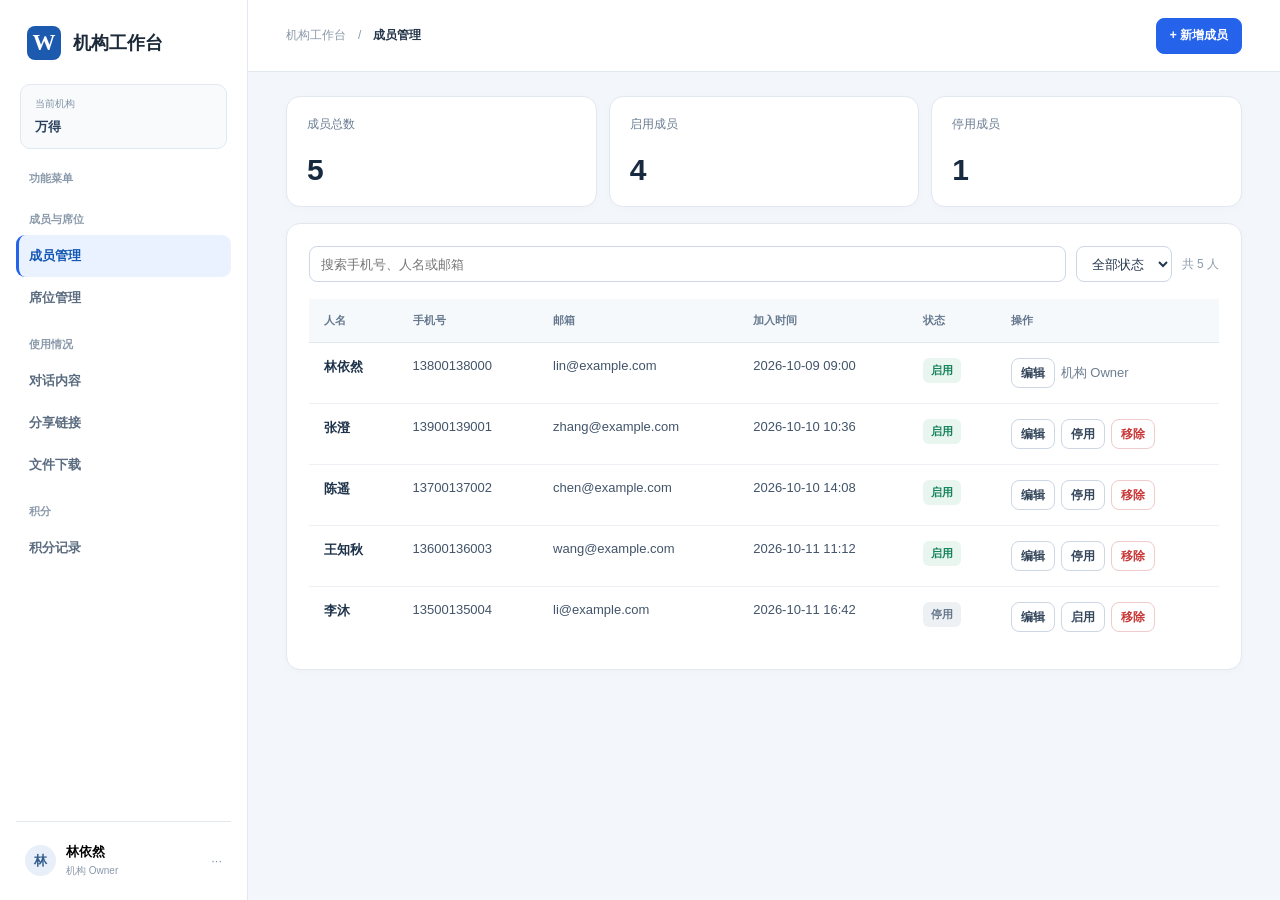
<file: Alice_ToBEnterprise/原型/企业管理后台_亮色.html>
<!doctype html>
<html lang="zh-CN">
<head>
  <meta charset="utf-8">
  <meta name="viewport" content="width=device-width, initial-scale=1">
  <title>万得 · 机构工作台</title>
  <meta http-equiv="refresh" content="0;url=机构工作台_本期.html">
  <script>location.replace(new URL("./机构工作台_本期.html",location.href));</script>
</head>
<body>
  <p>正在打开<a href="./机构工作台_本期.html">机构工作台</a>…</p>
</body>
</html>
</file>
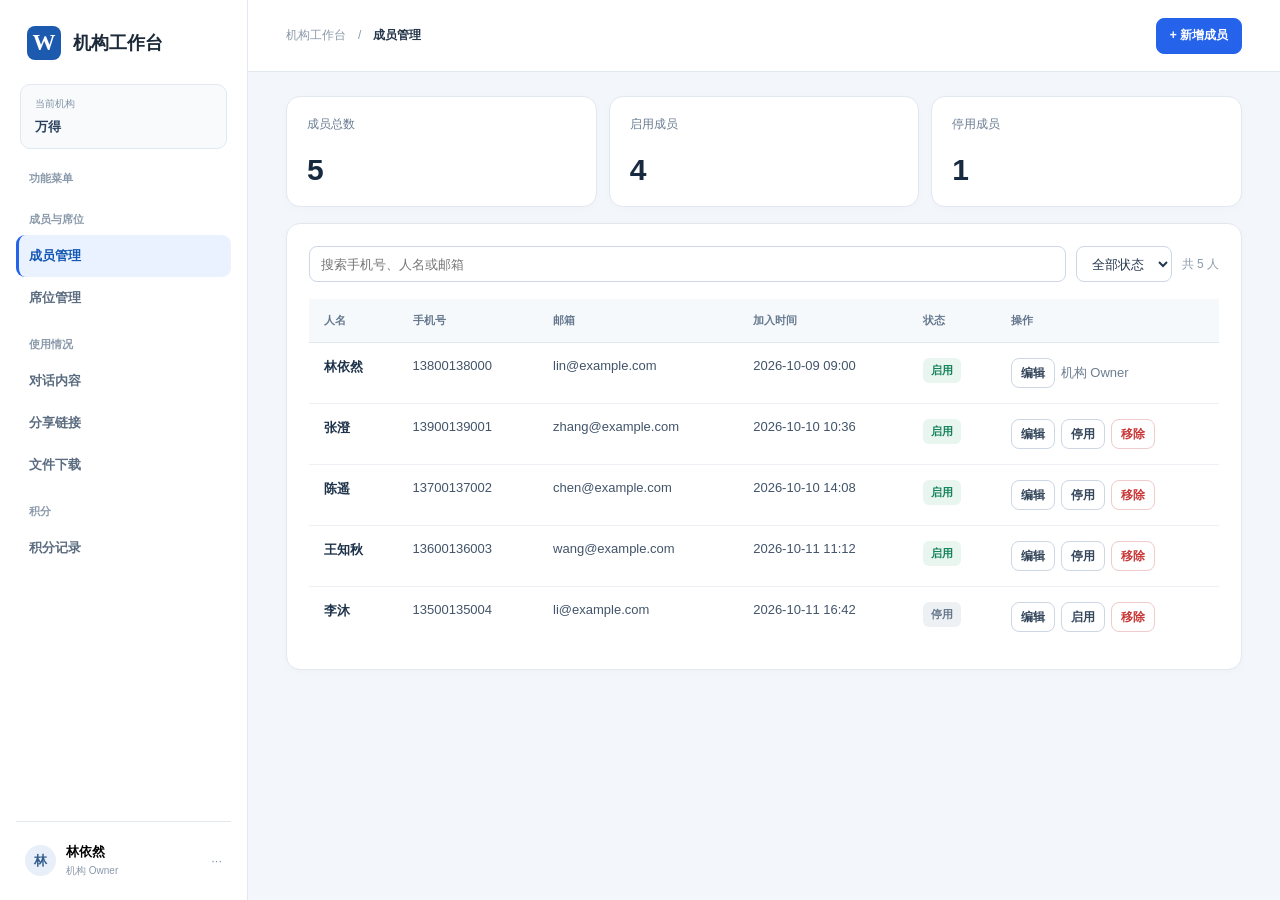
<file: Alice_ToBEnterprise/原型/机构工作台_本期.html>
<!doctype html>
<html lang="zh-CN">
<head>
  <meta charset="utf-8">
  <meta name="viewport" content="width=device-width, initial-scale=1">
  <title>万得 · 机构工作台</title>
  <style>
    :root{font-family:"Segoe UI","PingFang SC","Microsoft YaHei",sans-serif;color:#1c2939;background:#f3f6fa;font-size:13px;--line:#e2e8f0;--muted:#6c7e91;--blue:#2563eb;--pale:#eaf2ff;--red:#c93838}
    *{box-sizing:border-box}body{margin:0}button,input,select{font:inherit}button{cursor:pointer}button:disabled{cursor:not-allowed;opacity:.45}.app{display:grid;grid-template-columns:248px minmax(0,1fr);min-height:100vh}.sidebar{position:sticky;top:0;height:100vh;background:#fff;border-right:1px solid var(--line);padding:26px 16px 14px;display:flex;flex-direction:column}.brand{display:flex;align-items:center;gap:12px;padding:0 11px 24px;font-size:18px;font-weight:750}.logo{width:34px;height:34px;border-radius:8px;background:#1c5aaf;color:#fff;display:grid;place-items:center;font:800 23px Georgia,serif;letter-spacing:-.12em;padding-right:3px}.org{border:1px solid var(--line);background:#f8fafc;border-radius:10px;padding:12px 14px;margin:0 4px 18px}.org small{display:block;color:#8293a6;font-size:10px;margin-bottom:7px}.org b{font-size:13px;color:#29415e}.caption,.nav-group{color:#8a99aa;font-size:11px;font-weight:700;padding:4px 13px 8px}.nav{flex:1;overflow:auto;min-height:0}.nav-group{padding-top:18px}.nav-btn{width:100%;height:42px;text-align:left;border:0;background:transparent;border-radius:9px;padding:0 13px;color:#5b6c80;font-weight:600}.nav-btn:hover{background:#f1f6fc;color:#19487f}.nav-btn.active{background:var(--pale);color:#1457b4;font-weight:730;border-left:3px solid var(--blue);padding-left:10px}.account-slot{border-top:1px solid var(--line);padding-top:13px}.account{width:100%;display:flex;gap:10px;align-items:center;border:0;background:#fff;text-align:left;padding:8px 9px;border-radius:9px}.account:hover,.account[aria-expanded=true]{background:#f1f5fa}.avatar{width:31px;height:31px;border-radius:50%;display:grid;place-items:center;background:#e8eff8;color:#315b8e;font-weight:750}.account b,.account small{display:block}.account small{font-size:10px;color:#8a98a9;margin-top:3px}.account-more{margin-left:auto;color:#8a98a9}.main{min-width:0}.topbar{position:sticky;top:0;z-index:3;height:72px;background:#fff;border-bottom:1px solid var(--line);padding:0 38px;display:flex;align-items:center;justify-content:space-between;gap:14px}.crumb{color:#8a99aa;font-size:12px;white-space:nowrap;overflow:hidden;text-overflow:ellipsis}.crumb b{color:#25354a}.top-action{display:flex;gap:8px}.view{max-width:1510px;margin:0 auto;padding:32px 38px 80px}.page-head{display:flex;justify-content:space-between;align-items:center;margin-bottom:22px}.page-head h1{margin:0;font-size:26px;font-weight:755;letter-spacing:-.04em}.panel{background:#fff;border:1px solid var(--line);border-radius:14px;box-shadow:0 2px 8px #1e345005}.pad{padding:22px}.toolbar{display:flex;align-items:center;gap:10px;flex-wrap:wrap;margin-bottom:17px}.toolbar .search{min-width:220px;flex:1}.toolbar .count{color:#8a99aa;font-size:12px;margin-left:auto}.input,.select{height:36px;border:1px solid #cdd7e3;border-radius:8px;background:#fff;padding:0 11px;color:#26384e;outline:none}.input:focus,.select:focus{border-color:#4d8bdf;box-shadow:0 0 0 3px #2563eb1c}.btn{min-height:36px;display:inline-flex;align-items:center;justify-content:center;gap:6px;white-space:nowrap;border:1px solid #cdd7e3;border-radius:8px;background:#fff;color:#34465b;padding:0 13px;font-size:12px;font-weight:650}.btn:hover{background:#f5f9ff;border-color:#a9c1df}.btn.primary{background:var(--blue);border-color:var(--blue);color:#fff}.btn.primary:hover{background:#1d54ce}.btn.danger{color:var(--red);border-color:#efcbcb}.btn.danger:hover{background:#fff5f4}.btn.tiny{min-height:30px;padding:0 9px}.btn.ghost{border-color:transparent;background:transparent}.btn:focus-visible,.nav-btn:focus-visible,.account:focus-visible{outline:2px solid #397ee0;outline-offset:2px}.table-wrap{overflow:auto;scrollbar-width:thin}.table{border-collapse:collapse;width:100%;min-width:760px}.table th{background:#f6f9fc;color:#65788e;text-align:left;font-size:11px;font-weight:700;white-space:nowrap;padding:14px 15px;border-bottom:1px solid var(--line)}.table td{padding:15px;color:#42546a;border-bottom:1px solid #edf1f5;vertical-align:top}.table tr:last-child td{border-bottom:0}.table tbody tr:hover td{background:#f8fbff}.table td.name{font-weight:720;color:#1d324a}.row-actions{display:flex;align-items:center;gap:6px;white-space:nowrap}.mono{font-variant-numeric:tabular-nums}.muted{color:var(--muted)}.pill{display:inline-flex;padding:5px 8px;border-radius:6px;background:#f1f4f8;color:#607185;font-size:11px;font-weight:700;white-space:nowrap}.pill.green{color:#15815d;background:#e8f6ef}.pill.gray{color:#66768a;background:#eef1f4}.summary-cards{display:grid;grid-template-columns:repeat(3,minmax(0,1fr));gap:12px;margin-bottom:16px}.metric{padding:19px 20px;min-height:111px}.metric span{font-size:12px;color:#687b91}.metric strong{display:block;margin-top:22px;font-size:30px;line-height:1;font-weight:735;color:#182a40}.section-title{display:flex;align-items:center;justify-content:space-between;gap:10px;margin:0 0 16px}.section-title h2{margin:0;font-size:15px;color:#24364d}.section-title small{color:#8a99aa}.section-gap{margin-top:16px}.empty{padding:46px 16px;text-align:center;color:#93a1b1;line-height:1.7}.empty b{display:block;color:#42566d;font-size:14px;margin-bottom:4px}.short-text{max-width:300px;overflow:hidden;text-overflow:ellipsis;white-space:nowrap}.link-text{color:#2462b6;max-width:340px;overflow:hidden;text-overflow:ellipsis;white-space:nowrap}.tabs{display:flex;gap:4px;border-bottom:1px solid var(--line);margin:-2px 0 18px}.tab{border:0;background:none;padding:0 17px 12px;color:#6b7e92;font-weight:650}.tab.active{color:#1457b4;border-bottom:2px solid var(--blue)}.tag-list{display:flex;gap:5px;flex-wrap:wrap}.tag{padding:3px 7px;border-radius:5px;background:#f1f4f8;color:#607185;font-size:11px}.snapshot{margin-bottom:16px;padding:12px 15px;background:#f8fafc;border:1px solid var(--line);border-radius:9px;color:#667a90;font-size:12px}.modal{width:min(500px,calc(100vw - 26px));max-height:calc(100vh - 30px);border:1px solid #dce5ef;border-radius:15px;padding:0;box-shadow:0 25px 80px #1228423d}.modal::backdrop{background:#172a4380}.modal-head{padding:21px 22px 14px;border-bottom:1px solid var(--line)}.modal-head h2{margin:0;font-size:18px}.modal-head p{font-size:12px;color:#8293a6;margin:7px 0 0;line-height:1.5}.modal-head p:empty{display:none}.modal-body{padding:20px 22px;max-height:65vh;overflow:auto}.modal-foot{padding:14px 22px;border-top:1px solid var(--line);display:flex;justify-content:flex-end;gap:8px;background:#f8fafc}.field{display:grid;gap:7px;margin-bottom:15px}.field label{font-size:12px;font-weight:700;color:#53667d}.field .input,.field .select{width:100%}.detail-row{display:grid;grid-template-columns:90px 1fr;gap:12px;padding:12px 0;border-bottom:1px solid var(--line);line-height:1.6;white-space:pre-wrap;overflow-wrap:anywhere}.detail-row span{color:#8191a5}.detail-row b{font-weight:600}.toast{position:fixed;right:24px;bottom:24px;background:#243b56;color:white;border-radius:9px;padding:11px 15px;box-shadow:0 12px 28px #15294030;opacity:0;transform:translateY(8px);transition:.2s;z-index:10;pointer-events:none}.toast.show{opacity:1;transform:none}.account-menu{position:fixed;z-index:8;width:215px;padding:7px;border:1px solid var(--line);border-radius:10px;background:#fff;box-shadow:0 16px 38px #17334d24}.account-menu[hidden]{display:none}.account-menu button{width:100%;height:34px;border:0;background:#fff;text-align:left;padding:0 10px;border-radius:7px;color:#42566d}.account-menu button:hover{background:#f2f6fb}.mobile-trigger,.mobile-nav{display:none}
    .mobile-account{display:none}
    .input[readonly]{background:#f5f7fa;color:#63778d;cursor:default}
    .view{padding-top:24px}.sr-only{position:absolute;width:1px;height:1px;padding:0;margin:-1px;overflow:hidden;clip:rect(0,0,0,0);white-space:nowrap;border:0}
    .seat-overview{margin-bottom:16px}.seat-summary{display:grid;grid-template-columns:repeat(5,minmax(0,1fr));gap:12px}.seat-card{padding:18px 19px 15px;min-width:0}.seat-card.is-active{border-color:#8db6ef;box-shadow:0 0 0 2px #2563eb17}.seat-card h3,.seat-card-heading{display:block;margin:0;color:#40546b;font-size:13px;font-weight:700}.seat-card-value{display:flex;align-items:baseline;gap:5px;margin-top:18px;color:#1d324a;font-variant-numeric:tabular-nums;white-space:nowrap}.seat-card-value strong{font-size:28px;line-height:1;font-weight:750}.seat-card-value span{font-size:18px;color:#8292a4}.seat-card-caption{display:block;margin-top:5px;color:#8796a6;font-size:11px}.seat-card-main{display:block;width:100%;padding:0;border:0;background:transparent;text-align:left}.seat-card-main:hover .seat-card-heading,.seat-card-main:hover strong{color:#1457b4}.seat-card-foot{display:flex;justify-content:space-between;gap:8px;width:100%;margin-top:15px;padding:12px 0 0;border:0;border-top:1px solid var(--line);background:transparent;text-align:left;color:#697d92;font-size:12px}.seat-card-foot b{color:#244b77;font-weight:750;font-variant-numeric:tabular-nums}.seat-card-foot:not(:disabled):hover,.seat-card-foot.is-active{color:#1457b4}.seat-card-foot:not(:disabled):hover b,.seat-card-foot.is-active b{color:#1457b4}.seat-card-main:focus-visible,.seat-card-foot:focus-visible{outline:2px solid #397ee0;outline-offset:3px}.seat-member-card .seat-card-caption{white-space:normal}
    .seat-conflict{margin-bottom:16px;padding:12px 15px;border:1px solid #f0d69a;border-radius:9px;background:#fff9eb;color:#76531e;line-height:1.6}.seat-conflict strong{color:#684512}.pill.warning{background:#fff1cf;color:#8a5a0d}
    .dialog-scope{display:flex;align-items:center;gap:10px;flex-wrap:wrap;margin-bottom:16px;padding:12px 14px;border:1px solid var(--line);border-radius:8px;background:#f8fafc;color:#6d7e90;font-size:12px}.dialog-scope strong{color:#253b55;font-size:13px}.dialog-scope .count{margin-left:auto;color:#687b91}
    .dialog-picker{position:relative;width:min(520px,100%)}.dialog-picker-input{width:100%;padding-right:32px}.dialog-picker-arrow{position:absolute;right:13px;top:9px;color:#74869b;pointer-events:none;font-size:15px;line-height:18px}.dialog-options{position:absolute;top:calc(100% + 6px);left:0;z-index:6;width:100%;max-height:260px;overflow-y:auto;overscroll-behavior:contain;padding:5px;border:1px solid #cdd7e3;border-radius:9px;background:#fff;box-shadow:0 15px 36px #1e345024}.dialog-options[hidden]{display:none}.dialog-option{display:block;width:100%;border:0;border-radius:6px;background:#fff;text-align:left;padding:9px 10px;color:#273b52}.dialog-option:hover,.dialog-option.active{background:#eef4fc}.dialog-option[aria-selected=true]{color:#1457b4}.dialog-option:focus-visible{outline:2px solid #397ee0;outline-offset:-2px}.dialog-option strong,.dialog-option small{display:block}.dialog-option strong{font-size:12px}.dialog-option small{margin-top:4px;color:#7b8ca0;font-size:11px}.dialog-no-options{padding:14px 10px;color:#7b8ca0}
    .dialog-filters{gap:12px}.dialog-filters .dialog-picker{flex:1 1 320px;width:auto;min-width:220px}.dialog-time{display:flex;align-items:center;gap:8px;flex-wrap:wrap}.dialog-time-label{color:#62758c;white-space:nowrap}.dialog-time .input[type=date]{width:148px}.period-switch{display:inline-flex;align-items:stretch;height:36px;border:1px solid #cdd7e3;border-radius:8px;overflow:hidden;background:#fff}.period-btn{border:0;border-right:1px solid #e3e9f0;background:#fff;color:#52667e;padding:0 12px;white-space:nowrap;font-size:12px;font-weight:650}.period-btn:last-child{border-right:0}.period-btn:hover{background:#f5f9ff;color:#1558af}.period-btn[aria-pressed=true]{background:#eaf2ff;color:#1457b4}.period-btn:focus-visible{outline:2px solid #397ee0;outline-offset:-2px}
    .detail-drawer{position:fixed;inset:0 0 0 auto;width:min(600px,100vw);height:100dvh;max-width:none;max-height:none;margin:0;padding:0;border:0;border-left:1px solid var(--line);background:#fff;box-shadow:-18px 0 48px #17334d26;color:#1c2939}.detail-drawer[open]{display:flex;flex-direction:column}.detail-drawer::backdrop{background:#172a4366}.detail-drawer-head{display:flex;align-items:flex-start;justify-content:space-between;gap:16px;padding:25px 28px 20px;border-bottom:1px solid var(--line)}.detail-drawer-head h2{margin:0;font-size:18px}.detail-drawer-head p{margin:9px 0 0;color:#7c8da0;font-size:12px}.detail-drawer-body{min-height:0;overflow:auto;padding:24px 28px 32px}.detail-meta{display:flex;gap:8px;flex-wrap:wrap;margin-bottom:24px}.detail-meta span{padding:5px 8px;border-radius:6px;background:#f3f6fa;color:#63778d;font-size:11px}.qa-section{margin-bottom:20px}.qa-section h3{margin:0 0 9px;color:#65788e;font-size:12px;font-weight:700}.qa-content{padding:16px 18px;border:1px solid var(--line);border-radius:10px;background:#f8fafc;color:#2d4056;line-height:1.8;white-space:pre-wrap;overflow-wrap:anywhere}.qa-section.output .qa-content{background:#fff}.detail-files{display:flex;gap:7px;flex-wrap:wrap}.detail-drawer .close-detail{min-width:34px;width:34px;height:34px;padding:0;font-size:19px;line-height:1}
    @media(max-width:1150px){.seat-summary{grid-template-columns:repeat(2,minmax(0,1fr))}}
    @media(max-width:950px){.app{grid-template-columns:210px minmax(0,1fr)}.topbar{padding:0 24px}.view{padding:24px 24px 60px}}
    @media(max-width:760px){.app{display:block}.sidebar{display:none}.topbar{height:62px;padding:0 16px}.view{padding:24px 16px 55px}.page-head h1{font-size:23px}.summary-cards{grid-template-columns:1fr 1fr}.metric{min-height:95px}.metric strong{margin-top:16px}.mobile-trigger,.mobile-account{display:inline-flex;margin-right:8px}.mobile-nav:not([hidden]){display:flex;overflow:auto;gap:5px;padding:8px 15px;background:#fff;border-bottom:1px solid var(--line)}.mobile-nav .nav-btn{width:auto;white-space:nowrap;padding:0 10px;height:36px}.mobile-nav .nav-btn.active{padding-left:8px}.mobile-nav .nav-group{display:none}.toolbar .search{min-width:100%}.toolbar .count{margin-left:0}}
    @media(max-width:450px){.summary-cards,.seat-summary{grid-template-columns:1fr}.topbar .btn.primary{padding:0 9px;font-size:11px}.crumb span{display:none}.period-btn{padding:0 8px}.detail-drawer-head{padding:20px 18px 16px}.detail-drawer-body{padding:20px 18px 28px}}
  </style>
</head>
<body>
  <div class="app">
    <aside class="sidebar">
      <div class="brand"><span class="logo" aria-hidden="true">W</span>机构工作台</div>
      <div class="org"><small>当前机构</small><b>万得</b></div>
      <div class="caption">功能菜单</div>
      <nav class="nav" id="nav" aria-label="功能菜单"></nav>
      <div class="account-slot"><button class="account" id="accountTrigger" type="button" aria-expanded="false" aria-controls="accountMenu"><span class="avatar">林</span><span><b>林依然</b><small>机构 Owner</small></span><span class="account-more">···</span></button></div>
    </aside>
    <main class="main">
      <header class="topbar"><div class="crumb"><button class="btn tiny mobile-trigger" id="mobileTrigger" aria-label="打开功能菜单">菜单</button><span>机构工作台　/　</span><b id="crumb">成员管理</b></div><div class="top-action" id="topAction"></div><button class="btn tiny mobile-account" id="mobileAccountTrigger" aria-label="账号信息" aria-expanded="false" aria-controls="accountMenu">林</button></header>
      <nav class="mobile-nav" id="mobileNav" aria-label="移动端功能菜单" hidden></nav>
      <div class="view" id="view"></div>
    </main>
  </div>
  <div class="account-menu" id="accountMenu" hidden><button type="button" data-action="account-info">账号信息</button></div>
  <dialog class="modal" id="modal"><div class="modal-head"><h2 id="modalTitle"></h2><p id="modalDescription"></p></div><div class="modal-body" id="modalBody"></div><div class="modal-foot" id="modalFoot"></div></dialog>
  <dialog class="detail-drawer" id="dialogDetail" aria-labelledby="dialogDetailTitle"><div class="detail-drawer-head"><div><h2 id="dialogDetailTitle">对话详情</h2><p id="dialogDetailSubtitle"></p></div><button class="btn close-detail" type="button" data-action="close-dialog-detail" aria-label="关闭对话详情">×</button></div><div class="detail-drawer-body" id="dialogDetailBody"></div></dialog>
  <div class="toast" id="toast" role="status" aria-live="polite"></div>
  <script>
    (() => {
      "use strict";
      const STORAGE="wind-alice-workbench-current-scope-v1";
      const seed={
        members:[
          {id:"u001",phone:"13800138000",name:"林依然",email:"lin@example.com",createdAt:"2026-10-09 09:00",status:"enabled",owner:true},
          {id:"u002",phone:"13900139001",name:"张澄",email:"zhang@example.com",createdAt:"2026-10-10 10:36",status:"enabled"},
          {id:"u003",phone:"13700137002",name:"陈遥",email:"chen@example.com",createdAt:"2026-10-10 14:08",status:"enabled"},
          {id:"u004",phone:"13600136003",name:"王知秋",email:"wang@example.com",createdAt:"2026-10-11 11:12",status:"enabled"},
          {id:"u005",phone:"13500135004",name:"李沐",email:"li@example.com",createdAt:"2026-10-11 16:42",status:"disabled"}
        ],
        seatTypes:[{id:"basic",name:"基础版"},{id:"pro",name:"专业版"},{id:"advanced",name:"高级版"},{id:"premium",name:"尊享版"}],
        seats:[
          {id:"JC-001",typeId:"basic",points:780,expiresAt:"2027-09-30",memberId:"u003"},
          {id:"JC-002",typeId:"basic",points:560,expiresAt:"2027-09-30",memberId:"u004"},
          {id:"JC-003",typeId:"basic",points:920,expiresAt:"2027-09-30",memberId:"u005"},
          {id:"JC-004",typeId:"basic",points:1000,expiresAt:"2027-09-30",memberId:null},
          {id:"ZY-001",typeId:"pro",points:1680,expiresAt:"2027-09-30",memberId:null},
          {id:"ZY-002",typeId:"pro",points:1235,expiresAt:"2027-09-30",memberId:"u002"},
          {id:"ZY-003",typeId:"pro",points:340,expiresAt:"2027-09-30",memberId:null},
          {id:"GJ-001",typeId:"advanced",points:3000,expiresAt:"2027-09-30",memberId:null},
          {id:"GJ-002",typeId:"advanced",points:3000,expiresAt:"2027-09-30",memberId:null},
          {id:"ZX-001",typeId:"premium",points:5000,expiresAt:"2027-09-30",memberId:null}
        ],
        dialogues:[
          {id:"d1",at:"2026-10-13 10:24",userId:"u002",input:"梳理半导体行业近期变化。",output:"已形成行业变化摘要，并列出需要进一步核实的数据。",files:["半导体行业资料.pdf"]},
          {id:"d2",at:"2026-10-13 15:08",userId:"u002",input:"整理四季度策略路演提纲。",output:"已生成包含市场环境、行业比较与风险提示的提纲。",files:["路演提纲.docx","图表数据.xlsx"]},
          {id:"d3",at:"2026-10-13 16:42",userId:"u003",input:"比较两家公司的收入增速。",output:"已列出两家公司近三年的收入增速及比较要点。",files:[]},
          {id:"d4",at:"2026-10-14 08:15",userId:"u004",input:"生成基金产品介绍摘要。",output:"已汇总产品定位、风险等级及关键说明。",files:["产品资料.pdf"]},
          {id:"d5",at:"2026-10-14 09:40",userId:"u002",input:"请根据上传的材料，整理本周产品评审需要确认的问题。",output:"已整理评审问题清单：\n1. 目标用户和使用场景是否已明确；\n2. 页面中的关键操作是否都有反馈；\n3. 权限与数据范围是否和当前机构一致。\n建议在评审会上逐项确认负责人及截止时间。",files:["产品评审材料.pdf"]},
          {id:"d6",at:"2026-10-13 18:20",userId:"u002",input:"把今天的客户反馈按问题类型归类。",output:"已将反馈归为功能使用、数据理解、性能体验和权限配置四类，并为每类整理了待核查事项。此内容为演示结果，请以实际反馈记录为准。",files:["客户反馈汇总.xlsx"]},
          {id:"d7",at:"2026-10-12 10:36",userId:"u002",input:"基于资料写一版产品更新公告，重点说明用户能做什么。",output:"产品更新公告草稿：\n本次更新优化了成员查询和使用记录查看流程。管理人员可更快定位单个成员，并核查其在指定时间内的相关记录。\n发布前请补充上线日期、适用范围和支持渠道。",files:["更新说明.docx"]},
          {id:"d8",at:"2026-10-10 16:10",userId:"u002",input:"列出新成员加入机构工作台后的关键引导步骤。",output:"建议引导顺序为：确认机构身份、补全成员信息、查看席位分配、了解可访问的机构内容，并在首次使用时提示求助入口。",files:[]},
          {id:"d9",at:"2026-10-14 09:20",userId:"u003",input:"对比两版首页方案的主要差异和待验证点。",output:"已按信息层级、首屏任务、操作路径和异常状态四个维度对比两版方案。\n待验证点包括：用户是否能快速找到核心入口，以及卡片信息是否足以支持下一步决策。",files:["首页方案A.pdf","首页方案B.pdf"]},
          {id:"d10",at:"2026-10-13 11:30",userId:"u003",input:"梳理对话记录详情页需要展示的信息。",output:"详情页建议优先展示提问时间、用户、完整输入、完整输出与关联文件。若未来提供执行日志，应与本期问答内容分区，避免混淆。",files:[]},
          {id:"d11",at:"2026-10-11 15:25",userId:"u003",input:"检查这份页面文案是否存在重复表达。",output:"发现标题与说明段落重复描述同一能力。建议保留简短标题，并把说明调整为用户完成任务所需的下一步提示。",files:["页面文案.docx"]},
          {id:"d12",at:"2026-10-14 08:55",userId:"u004",input:"根据上传资料整理基金产品常见问题。",output:"已整理常见问题初稿，覆盖产品定位、适用人群、风险提示和资料获取方式。\n所有涉及产品条款的表述均需回到正式文件复核后再对外使用。",files:["产品资料.pdf","常见问题初稿.docx"]},
          {id:"d13",at:"2026-10-13 13:10",userId:"u004",input:"给销售同事整理一页客户沟通提纲。",output:"提纲分为客户目标、当前痛点、产品能力匹配、演示路径与后续跟进五部分。建议沟通结束后记录客户尚未解决的问题。",files:["客户沟通提纲.docx"]},
          {id:"d14",at:"2026-10-11 14:00",userId:"u004",input:"将会议纪要提炼成待办事项。",output:"已提炼出需求确认、原型评审、演示数据准备三类待办，并标记了需补充负责人的项目。",files:["会议纪要.pdf"]},
          {id:"d15",at:"2026-10-13 14:20",userId:"u001",input:"汇总本期机构工作台待确认的管理规则。",output:"待确认规则包括手机号唯一范围、节点管理员是否进入本期、成员停用后的会话处理，以及内容记录的保留与查看权限。",files:["需求讨论记录.docx"]},
          {id:"d16",at:"2026-10-09 11:20",userId:"u001",input:"梳理机构成员与席位的管理边界。",output:"机构工作台负责成员维护和已采购席位的分配、释放；采购总量与订单由上游系统管理。停用成员保留席位，移除成员释放席位。",files:[]},
          {id:"d17",at:"2026-10-13 09:10",userId:"u005",input:"整理三条新人培训要点。",output:"培训要点：先确认所在机构与访问范围，再了解常用功能入口，最后演示如何查看自己的使用记录和获取帮助。",files:["培训提纲.pdf"]},
          {id:"d18",at:"2026-10-12 09:25",userId:"u005",input:"把这份操作说明改写得更容易理解。",output:"已将长段落拆为连续步骤，并把抽象术语替换为页面上可见的按钮名称。建议邀请首次使用者试读验证。",files:["操作说明.docx"]}
        ],
        shares:[
          {id:"s1",at:"2026-10-13 17:12",userId:"u003",type:"Link 看板",link:"alice.wind.com/s/dashboard-4821"},
          {id:"s2",at:"2026-10-13 16:35",userId:"u002",type:"Chat 对话",link:"alice.wind.com/s/chat-9164"},
          {id:"s3",at:"2026-10-12 11:20",userId:"u004",type:"单文件",link:"alice.wind.com/s/file-2087"}
        ],
        downloads:[
          {id:"w1",at:"2026-10-13 18:04",userId:"u002",link:"alice.wind.com/download/report-1032"},
          {id:"w2",at:"2026-10-12 14:18",userId:"u003",link:"alice.wind.com/download/chart-7915"}
        ],
        points:[
          {id:"p1",at:"2026-10-13 15:09",userId:"u002",type:"消耗",description:"生成四季度策略路演提纲",amount:-120},
          {id:"p2",at:"2026-10-13 10:25",userId:"u002",type:"消耗",description:"半导体行业分析对话",amount:-65},
          {id:"p3",at:"2026-10-12 09:00",userId:"u003",type:"发放",description:"机构席位积分发放",amount:1000},
          {id:"p4",at:"2026-10-11 16:44",userId:"u004",type:"退回",description:"执行失败积分退回",amount:25}
        ]
      };
      const pages=[["members","成员与席位","成员管理"],["seats","成员与席位","席位管理"],["dialogues","使用情况","对话内容"],["shares","使用情况","分享链接"],["downloads","使用情况","文件下载"],["points","积分","积分记录"]];
      let data;try{data=JSON.parse(localStorage.getItem(STORAGE))||structuredClone(seed)}catch{data=structuredClone(seed)}
      if(!Array.isArray(data.members))data=structuredClone(seed);
      if(!Array.isArray(data.seats)){
        const previousAssignments=Array.isArray(data.assignments)?data.assignments:[];
        data.seatTypes=structuredClone(seed.seatTypes);
        data.seats=structuredClone(seed.seats).map(item=>({...item,memberId:null}));
        for(const assignment of previousAssignments){
          const typeId=assignment.typeId==="standard"?"basic":assignment.typeId;
          let slot=data.seats.find(item=>item.typeId===typeId&&!item.memberId);
          if(!slot&&data.seatTypes.some(item=>item.id===typeId)){
            const prefix={basic:"JC",pro:"ZY",advanced:"GJ",premium:"ZX"}[typeId];
            slot={id:prefix+"-"+String(data.seats.filter(item=>item.typeId===typeId).length+1).padStart(3,"0"),typeId,points:null,expiresAt:"—",memberId:null};
            data.seats.push(slot);
          }
          if(slot&&data.members.some(item=>item.id===assignment.memberId&&item.status!=="removed"))slot.memberId=assignment.memberId;
        }
        delete data.assignments;
        localStorage.setItem(STORAGE,JSON.stringify(data));
      }
      if(!Array.isArray(data.dialogues))data.dialogues=structuredClone(seed.dialogues);
      if(data.demoDialogueVersion!==2){
        const existing=new Set(data.dialogues.map(item=>item.id));
        for(const item of seed.dialogues.slice(4))if(!existing.has(item.id))data.dialogues.push(structuredClone(item));
        data.demoDialogueVersion=2;
        localStorage.setItem(STORAGE,JSON.stringify(data));
      }
      for(const item of data.members){item.accountId ||= item.id;item.joinedAt ||= item.createdAt}
      for(const kind of ["dialogues","shares","downloads","points"])for(const record of data[kind]||[])record.membershipId ||= record.userId;
      const ui={page:"members",memberKeyword:"",memberStatus:"all",seatKeyword:"",seatType:"all",seatStatus:"all",dialogUser:"",dialogQuery:"",dialogPickerOpen:false,dialogActiveIndex:0,dialogPeriod:"7d",dialogStart:"",dialogEnd:"",pointUser:"all"};
      const $=selector=>document.querySelector(selector);
      const esc=value=>String(value??"").replace(/[&<>"']/g,char=>({"&":"&amp;","<":"&lt;",">":"&gt;",'"':"&quot;","'":"&#39;"}[char]));
      const member=id=>data.members.find(item=>item.id===id);
      const seat=id=>data.seatTypes.find(item=>item.id===id);
      const activeMembers=()=>data.members.filter(item=>item.status!=="removed");
      const unassignedMembers=()=>activeMembers().filter(item=>!data.seats.some(slot=>slot.memberId===item.id));
      const assignableMembers=()=>unassignedMembers().filter(item=>item.status==="enabled");
      const duplicateSeatHolders=()=>activeMembers().map(item=>({member:item,slots:data.seats.filter(slot=>slot.memberId===item.id)})).filter(item=>item.slots.length>1);
      const assignedCount=typeId=>data.seats.filter(item=>item.typeId===typeId&&item.memberId).length;
      const seatPoints=item=>Number.isFinite(item.points)?item.points.toLocaleString("zh-CN"):"—";
      const fmt=value=>new Date(value).toLocaleString("zh-CN",{year:"numeric",month:"2-digit",day:"2-digit",hour:"2-digit",minute:"2-digit",hour12:false}).replaceAll("/","-");
      const save=()=>localStorage.setItem(STORAGE,JSON.stringify(data));
      const toast=message=>{const el=$("#toast");el.textContent=message;el.classList.add("show");clearTimeout(toast.timer);toast.timer=setTimeout(()=>el.classList.remove("show"),2500)};
      const newId=prefix=>prefix+Date.now().toString(36)+Math.random().toString(36).slice(2,5);
      const options=(list,current,value,label)=>list.map(item=>`<option value="${esc(value(item))}" ${value(item)===current?"selected":""}>${esc(label(item))}</option>`).join("");
      function showModal(title,description,body,foot){$("#modalTitle").textContent=title;$("#modalDescription").textContent=description||"";$("#modalBody").innerHTML=body;$("#modalFoot").innerHTML=foot;$("#modal").showModal()}
      function closeModal(){$("#modal").close()}
      function confirmAction(title,description,callback){showModal(title,description,"",'<button class="btn" data-action="close-modal">取消</button><button class="btn danger" id="confirmModal">确认</button>');$("#confirmModal").onclick=()=>{closeModal();callback()}}
      function top(title,action=""){$("#crumb").textContent=title;$("#topAction").innerHTML=action;return `<h1 class="sr-only">${esc(title)}</h1>`}
      function nav(){
        let group="",markup="";
        for(const [id,section,label] of pages){if(section!==group){markup+=`<div class="nav-group">${esc(section)}</div>`;group=section}markup+=`<button class="nav-btn ${ui.page===id?"active":""}" data-page="${id}" ${ui.page===id?'aria-current="page"':""}>${esc(label)}</button>`}
        $("#nav").innerHTML=markup;$("#mobileNav").innerHTML=markup;
      }
      function render(){nav();({members:renderMembers,seats:renderSeats,dialogues:renderDialogues,shares:renderShares,downloads:renderDownloads,points:renderPoints}[ui.page]||renderMembers)()}
      function renderMembers(){
        const q=ui.memberKeyword.toLowerCase();
        const current=activeMembers();
        const list=current.filter(item=>(ui.memberStatus==="all"||item.status===ui.memberStatus)&&(!q||[item.phone,item.name,item.email].join(" ").toLowerCase().includes(q)));
        $("#view").innerHTML=top("成员管理",'<button class="btn primary" data-action="add-member">+ 新增成员</button>')+
        `<div class="summary-cards"><section class="panel metric"><span>成员总数</span><strong class="mono">${current.length}</strong></section><section class="panel metric"><span>启用成员</span><strong class="mono">${current.filter(item=>item.status==="enabled").length}</strong></section><section class="panel metric"><span>停用成员</span><strong class="mono">${current.filter(item=>item.status==="disabled").length}</strong></section></div>`+
        `<section class="panel pad"><div class="toolbar"><input class="input search" id="memberSearch" aria-label="搜索成员" placeholder="搜索手机号、人名或邮箱" value="${esc(ui.memberKeyword)}"><select class="select" id="memberStatus" aria-label="成员状态"><option value="all">全部状态</option><option value="enabled" ${ui.memberStatus==="enabled"?"selected":""}>启用</option><option value="disabled" ${ui.memberStatus==="disabled"?"selected":""}>停用</option></select><span class="count">共 ${list.length} 人</span></div><div class="table-wrap"><table class="table"><thead><tr><th>人名</th><th>手机号</th><th>邮箱</th><th>加入时间</th><th>状态</th><th>操作</th></tr></thead><tbody>${list.map(item=>`<tr><td class="name">${esc(item.name)}</td><td class="mono">${esc(item.phone)}</td><td>${esc(item.email||"—")}</td><td class="mono">${esc(item.joinedAt)}</td><td><span class="pill ${item.status==="enabled"?"green":"gray"}">${item.status==="enabled"?"启用":"停用"}</span></td><td><div class="row-actions"><button class="btn tiny" data-action="edit-member" data-id="${item.id}">编辑</button>${item.owner?'<span class="muted">机构 Owner</span>':`<button class="btn tiny" data-action="toggle-member" data-id="${item.id}">${item.status==="enabled"?"停用":"启用"}</button><button class="btn tiny danger" data-action="remove-member" data-id="${item.id}">移除</button>`}</div></td></tr>`).join("")||'<tr><td colspan="6"><div class="empty"><b>没有符合条件的成员</b>请调整搜索词或状态筛选。</div></td></tr>'}</tbody></table></div></section>`;
        $("#memberSearch").oninput=event=>{const pos=event.target.selectionStart;ui.memberKeyword=event.target.value;renderMembers();$("#memberSearch").focus();$("#memberSearch").setSelectionRange(pos,pos)};
        $("#memberStatus").onchange=event=>{ui.memberStatus=event.target.value;renderMembers()};
      }
      function memberForm(id){
        const item=id?member(id):null;if(item?.status==="removed")return toast("成员已移除");
        showModal(item?"编辑成员":"新增成员","",`<form id="memberForm"><div class="field"><label for="memberPhone">手机号 ${item?"":"*"}</label><input class="input" id="memberPhone" name="phone" required inputmode="numeric" pattern="1[0-9]{10}" title="请输入 11 位手机号" value="${esc(item?.phone||"")}" ${item?"readonly aria-readonly='true'":""}>${item?'<small class="muted">手机号不可在机构工作台修改</small>':""}</div><div class="field"><label for="memberName">人名 *</label><input class="input" id="memberName" name="name" required maxlength="30" value="${esc(item?.name||"")}"></div><div class="field"><label for="memberEmail">邮箱</label><input class="input" id="memberEmail" name="email" type="email" value="${esc(item?.email||"")}"></div></form>`,'<button class="btn" data-action="close-modal">取消</button><button class="btn primary" id="saveMember">保存</button>');
        $("#saveMember").onclick=()=>{
          const form=$("#memberForm");if(!form.reportValidity())return;
          const values=Object.fromEntries(new FormData(form).entries());const phone=item?item.phone:values.phone.trim(),name=values.name.trim(),email=values.email.trim();
          if(!name)return toast("请填写人名");
          if(data.members.some(other=>other.id!==id&&other.status!=="removed"&&other.phone===phone))return toast("手机号已存在");
          const prior=data.members.find(other=>other.status==="removed"&&other.phone===phone);
          if(item)Object.assign(item,{name,email});
          else data.members.push({id:newId("r"),accountId:prior?.accountId||newId("u"),phone,name,email,joinedAt:fmt(new Date()),status:"enabled"});
          save();closeModal();render();toast(item?"成员信息已更新":prior?"已建立新的机构成员关系":"成员已新增");
        };
      }
      function renderSeats(){
        const q=ui.seatKeyword.toLowerCase();
        const duplicateHolders=duplicateSeatHolders(),duplicateIds=new Set(duplicateHolders.map(item=>item.member.id));
        const list=data.seats.filter(item=>(ui.seatType==="all"||item.typeId===ui.seatType)&&(ui.seatStatus==="all"||(ui.seatStatus==="assigned")===!!item.memberId)&&(!q||[item.id,seat(item.typeId)?.name,member(item.memberId)?.name,member(item.memberId)?.phone].join(" ").toLowerCase().includes(q)));
        $("#view").innerHTML=top("席位管理",'<button class="btn primary" data-action="request-seat-adjustment">发起席位调整</button>')+
        (duplicateHolders.length?`<div class="seat-conflict" role="status"><strong>发现 ${duplicateHolders.length} 名成员重复占用付费席位</strong><br>${duplicateHolders.map(item=>`${esc(item.member.name)}：${item.slots.map(slot=>esc(slot.id)).join("、")}`).join("；")}。请核对后在对应席位行手动释放多余绑定，系统不会自动选择保留哪一席。</div>`:"")+
        `<section class="seat-overview" aria-label="席位概况"><div class="seat-summary"><article class="panel seat-card seat-member-card"><h3>未分配席位成员</h3><div class="seat-card-value"><strong>${unassignedMembers().length}</strong><span>人</span></div><div class="seat-card-caption">当前未绑定付费席位</div><div class="seat-card-foot"><span>其中可分配</span><b>${assignableMembers().length} 人</b></div></article>${data.seatTypes.map(item=>{const total=data.seats.filter(slot=>slot.typeId===item.id).length,assigned=assignedCount(item.id),typeActive=ui.seatType===item.id,statusActive=typeActive&&ui.seatStatus==="unassigned";return `<article class="panel seat-card ${typeActive?"is-active":""}"><button type="button" class="seat-card-main" data-action="filter-seat-type" data-type="${esc(item.id)}" aria-pressed="${typeActive&&ui.seatStatus==="all"}" aria-label="筛选${esc(item.name)}全部席位"><span class="seat-card-heading">${esc(item.name)}</span><span class="seat-card-value"><strong>${assigned}</strong><span>/ ${total}</span></span><span class="seat-card-caption">已分配 / 总席位</span></button><button type="button" class="seat-card-foot ${statusActive?"is-active":""}" data-action="filter-seat-unassigned" data-type="${esc(item.id)}" aria-pressed="${statusActive}" aria-label="筛选${esc(item.name)}未分配席位"><span>未分配席位</span><b>${total-assigned}</b></button></article>`}).join("")}</div></section>`+
        `<section class="panel pad section-gap"><div class="toolbar"><input class="input search" id="seatSearch" aria-label="搜索席位" placeholder="搜索席位编号、使用人或手机号" value="${esc(ui.seatKeyword)}"><select class="select" id="seatTypeFilter" aria-label="筛选席位类型"><option value="all">全部席位类型</option>${options(data.seatTypes,ui.seatType,item=>item.id,item=>item.name)}</select><select class="select" id="seatStatusFilter" aria-label="筛选分配状态"><option value="all" ${ui.seatStatus==="all"?"selected":""}>全部状态</option><option value="assigned" ${ui.seatStatus==="assigned"?"selected":""}>已分配</option><option value="unassigned" ${ui.seatStatus==="unassigned"?"selected":""}>待分配</option></select><span class="count">共 ${list.length} 个席位</span></div><div class="table-wrap"><table class="table" style="min-width:920px"><thead><tr><th>席位编号</th><th>席位类型</th><th>剩余积分</th><th>分配状态</th><th>当前使用人</th><th>到期时间</th><th>操作</th></tr></thead><tbody>${list.map(item=>{const holder=member(item.memberId);return `<tr><td class="name mono">${esc(item.id)}</td><td>${esc(seat(item.typeId)?.name||"—")}</td><td class="mono">${seatPoints(item)}</td><td><span class="pill ${holder?"green":"gray"}">${holder?"已分配":"待分配"}</span></td><td>${holder?`${esc(holder.name)}<br><span class="muted mono">${esc(holder.phone)}</span>${duplicateIds.has(holder.id)?'<br><span class="pill warning">重复绑定</span>':""}`:"—"}</td><td class="mono">${esc(item.expiresAt)}</td><td><div class="row-actions">${holder?`<button class="btn tiny" data-action="change-seat-user" data-id="${esc(item.id)}">更换使用人</button><button class="btn tiny danger" data-action="release-seat" data-id="${esc(item.id)}">释放</button>`:`<button class="btn tiny" data-action="assign-seat" data-id="${esc(item.id)}">分配</button>`}</div></td></tr>`}).join("")||'<tr><td colspan="7"><div class="empty"><b>没有符合条件的席位</b>请调整搜索词或筛选条件。</div></td></tr>'}</tbody></table></div></section>`;
        $("#seatSearch").oninput=event=>{const pos=event.target.selectionStart;ui.seatKeyword=event.target.value;renderSeats();$("#seatSearch").focus();$("#seatSearch").setSelectionRange(pos,pos)};
        $("#seatTypeFilter").onchange=event=>{ui.seatType=event.target.value;renderSeats()};
        $("#seatStatusFilter").onchange=event=>{ui.seatStatus=event.target.value;renderSeats()};
      }
      function seatForm(seatId="",replacing=false){
        const chosen=data.seats.find(item=>item.id===seatId);
        if(seatId&&!chosen)return toast("席位不存在");
        if(replacing&&!chosen?.memberId)return toast("席位尚未分配");
        const available=seatId?[chosen]:data.seats.filter(item=>!item.memberId);
        if(!available.length)return toast("暂无待分配席位");
        if(!assignableMembers().length)return toast("暂无已启用且未分配付费席位的成员");
        const label=slot=>slot.id+" · "+(seat(slot.typeId)?.name||"—")+" · "+seatPoints(slot)+" 积分";
        const title=replacing?"更换使用人":"分配席位";
        showModal(title,"仅可选择已启用且未持有付费席位的成员。",`<form id="seatForm"><div class="field"><label for="seatInstance">席位</label><select class="select" id="seatInstance" name="seatId" required ${seatId?"disabled":""}><option value="">请选择席位</option>${options(available,seatId,item=>item.id,label)}</select>${seatId?`<input type="hidden" name="seatId" value="${esc(seatId)}">`:""}</div><div class="field"><label for="seatMember">成员</label><select class="select" id="seatMember" name="memberId" required><option value="">请选择成员</option></select></div></form>`,'<button class="btn" data-action="close-modal">取消</button><button class="btn primary" id="saveSeat">确认</button>');
        const updateMembers=()=>{const slot=data.seats.find(item=>item.id===$("#seatInstance").value);$("#seatMember").innerHTML='<option value="">请选择成员</option>'+(slot?options(assignableMembers(),"",item=>item.id,item=>item.name+" · "+item.phone):"")};
        $("#seatInstance").onchange=updateMembers;updateMembers();
        $("#saveSeat").onclick=()=>{
          const form=$("#seatForm");if(!form.reportValidity())return;
          const values=Object.fromEntries(new FormData(form).entries()),slot=data.seats.find(item=>item.id===values.seatId),target=member(values.memberId);
          if(!slot||!target||!assignableMembers().some(item=>item.id===target.id))return toast("该成员已有付费席位或不可分配");
          if(replacing?!slot.memberId:!!slot.memberId)return toast("席位分配已变更");
          slot.memberId=target.id;save();closeModal();render();toast(replacing?"使用人已更换":"席位已分配");
        };
      }
      function updateDialogActive(scroll=false){
        const input=$("#dialogUserSearch"),items=[...document.querySelectorAll("#dialogUserOptions [role=option]")];
        if(!input||!ui.dialogPickerOpen)return;
        if(!items.length){input.removeAttribute("aria-activedescendant");return}
        ui.dialogActiveIndex=Math.max(0,Math.min(ui.dialogActiveIndex,items.length-1));
        items.forEach((item,index)=>item.classList.toggle("active",index===ui.dialogActiveIndex));
        input.setAttribute("aria-activedescendant",items[ui.dialogActiveIndex].id);
        if(scroll)items[ui.dialogActiveIndex].scrollIntoView({block:"nearest"});
      }
      function openDialogPicker(){
        const input=$("#dialogUserSearch"),list=$("#dialogUserOptions");
        if(!input||!list)return;
        ui.dialogPickerOpen=true;list.hidden=false;input.setAttribute("aria-expanded","true");
        if(ui.dialogUser&&!ui.dialogQuery)input.value="";
        updateDialogActive();
      }
      function closeDialogPicker(){
        const input=$("#dialogUserSearch"),list=$("#dialogUserOptions");
        ui.dialogPickerOpen=false;
        if(!input||!list)return;
        list.hidden=true;input.setAttribute("aria-expanded","false");input.removeAttribute("aria-activedescendant");
        const target=member(ui.dialogUser);
        input.value=target?target.name+" · "+target.phone:ui.dialogQuery;
      }
      function chooseDialogUser(id){
        if(!member(id))return;
        ui.dialogUser=id;ui.dialogQuery="";ui.dialogPickerOpen=false;ui.dialogActiveIndex=0;
        renderDialogues();
        $("#dialogUserSearch").focus();closeDialogPicker();
      }
      function dialogTimeRange(){
        if(ui.dialogPeriod==="custom"){
          if(!ui.dialogStart||!ui.dialogEnd)return {valid:false,message:"请选择开始日期和结束日期"};
          if(ui.dialogStart>ui.dialogEnd)return {valid:false,message:"开始日期不能晚于结束日期"};
          return {valid:true,match:item=>item.at.slice(0,10)>=ui.dialogStart&&item.at.slice(0,10)<=ui.dialogEnd};
        }
        const now=new Date(),start=new Date(now);
        if(ui.dialogPeriod==="1d")start.setDate(start.getDate()-1);
        else if(ui.dialogPeriod==="1m"){
          const day=start.getDate();
          start.setDate(1);
          start.setMonth(start.getMonth()-1);
          start.setDate(Math.min(day,new Date(start.getFullYear(),start.getMonth()+1,0).getDate()));
        }
        else start.setDate(start.getDate()-7);
        return {valid:true,match:item=>{const time=new Date(item.at.replace(" ","T"));return time>=start&&time<=now}};
      }
      function renderDialogues(){
        const query=ui.dialogQuery.trim().toLowerCase();
        const candidates=data.members.filter(item=>!query||[item.email,item.phone,item.name].join(" ").toLowerCase().includes(query));
        const target=member(ui.dialogUser);
        const range=dialogTimeRange();
        const list=target&&range.valid?data.dialogues.filter(item=>item.membershipId===target.id&&range.match(item)).sort((a,b)=>b.at.localeCompare(a.at)):[];
        const inputValue=target&&!ui.dialogPickerOpen?target.name+" · "+target.phone:ui.dialogQuery;
        const choices=candidates.map((item,index)=>`<button type="button" class="dialog-option ${index===ui.dialogActiveIndex?"active":""}" id="dialog-option-${esc(item.id)}" role="option" tabindex="-1" aria-selected="${item.id===ui.dialogUser}" data-action="select-dialog-user" data-id="${esc(item.id)}"><strong>${esc(item.name)}</strong><small>${esc(item.phone)} · ${esc(item.email||"未填写邮箱")}${item.status==="removed"?" · 已移除":""}</small></button>`).join("")||'<div class="dialog-no-options">未找到成员</div>';
        const chooser=`<div class="toolbar dialog-filters"><div class="dialog-picker" id="dialogPicker"><input class="input dialog-picker-input" id="dialogUserSearch" role="combobox" aria-label="搜索邮箱、手机号或人名并选择一位成员" aria-autocomplete="list" aria-haspopup="listbox" aria-controls="dialogUserOptions" aria-expanded="${ui.dialogPickerOpen}" autocomplete="off" placeholder="搜索邮箱、手机号或人名" value="${esc(inputValue)}"><span class="dialog-picker-arrow" aria-hidden="true">⌄</span><div class="dialog-options" id="dialogUserOptions" role="listbox" aria-label="成员列表" ${ui.dialogPickerOpen?"":"hidden"}>${choices}</div></div><div class="dialog-time"><span class="dialog-time-label">时间</span><div class="period-switch" role="group" aria-label="对话时间">${[["1d","近1日"],["7d","近7日"],["1m","近1月"],["custom","自定义"]].map(([value,label])=>`<button type="button" class="period-btn" data-action="dialog-period" data-period="${value}" aria-pressed="${ui.dialogPeriod===value}">${label}</button>`).join("")}</div>${ui.dialogPeriod==="custom"?`<input class="input" type="date" id="dialogStart" aria-label="开始日期" value="${esc(ui.dialogStart)}"><span>至</span><input class="input" type="date" id="dialogEnd" aria-label="结束日期" value="${esc(ui.dialogEnd)}">`:""}</div></div>`;
        const scope=target?`<div class="dialog-scope"><span>当前查询用户</span><strong>${esc(target.name)}</strong><span class="mono">${esc(target.phone)}</span><span>${esc(target.joinedAt)}</span><span class="count">共 ${list.length} 条对话</span></div>`:"";
        const content=!target?`<div class="empty"><b>${candidates.length?"请选择一位成员":"未找到成员"}</b>${candidates.length?"选中成员后查看对话记录。":"请更换搜索条件。"}</div>`:
          !range.valid?`<div class="empty"><b>${esc(range.message)}</b>设置有效的时间范围后查看对话记录。</div>`:
          `<div class="table-wrap"><table class="table" style="min-width:1120px"><thead><tr><th>时间</th><th>用户 ID</th><th>人名</th><th>输入内容</th><th>输出内容</th><th>文件列表</th><th>操作</th></tr></thead><tbody>${list.map(item=>`<tr><td class="mono">${esc(item.at)}</td><td class="mono">${esc(item.userId)}</td><td class="name">${esc(member(item.membershipId)?.name||"—")}</td><td><div class="short-text" title="${esc(item.input)}">${esc(item.input)}</div></td><td><div class="short-text" title="${esc(item.output)}">${esc(item.output)}</div></td><td>${item.files.length?`<div class="tag-list">${item.files.map(file=>`<span class="tag">${esc(file)}</span>`).join("")}</div>`:"—"}</td><td><button class="btn tiny" data-action="dialog-detail" data-id="${item.id}">查看详情</button></td></tr>`).join("")||'<tr><td colspan="7"><div class="empty"><b>该用户在所选时间内暂无对话记录</b></div></td></tr>'}</tbody></table></div>`;
        $("#view").innerHTML=top("对话内容")+`<section class="panel pad">${chooser}${scope}${content}</section>`;
        $("#dialogUserSearch").onfocus=openDialogPicker;
        $("#dialogUserSearch").onclick=openDialogPicker;
        $("#dialogUserSearch").oninput=event=>{const position=event.target.selectionStart;ui.dialogQuery=event.target.value;ui.dialogUser="";ui.dialogPickerOpen=true;ui.dialogActiveIndex=0;renderDialogues();$("#dialogUserSearch").focus();$("#dialogUserSearch").setSelectionRange(position,position)};
        if(ui.dialogPeriod==="custom"){
          $("#dialogStart").onchange=event=>{ui.dialogStart=event.target.value;renderDialogues()};
          $("#dialogEnd").onchange=event=>{ui.dialogEnd=event.target.value;renderDialogues()};
        }
        $("#dialogUserSearch").onkeydown=event=>{
          if(event.key==="Escape"){event.preventDefault();closeDialogPicker();return}
          if(event.key==="Tab"){closeDialogPicker();return}
          if(!["ArrowDown","ArrowUp","Enter"].includes(event.key))return;
          event.preventDefault();
          if(!ui.dialogPickerOpen){openDialogPicker();return}
          if(!candidates.length)return;
          if(event.key==="Enter"){const choice=candidates[ui.dialogActiveIndex];if(choice)chooseDialogUser(choice.id);return}
          ui.dialogActiveIndex+=event.key==="ArrowDown"?1:-1;
          if(ui.dialogActiveIndex<0)ui.dialogActiveIndex=candidates.length-1;
          if(ui.dialogActiveIndex>=candidates.length)ui.dialogActiveIndex=0;
          updateDialogActive(true);
        };
        updateDialogActive();
      }
      function showDialogDetail(id){
        const range=dialogTimeRange();
        const item=data.dialogues.find(row=>row.id===id&&row.membershipId===ui.dialogUser&&range.valid&&range.match(row));
        if(!item)return toast("请先选择有效的对话记录");
        const person=member(item.membershipId);
        $("#dialogDetailSubtitle").textContent=item.at+" · "+(person?.name||item.userId);
        $("#dialogDetailBody").innerHTML=`<div class="detail-meta"><span>用户 ID：${esc(item.userId)}</span><span>时间：${esc(item.at)}</span></div><section class="qa-section"><h3>输入内容</h3><div class="qa-content">${esc(item.input)}</div></section><section class="qa-section output"><h3>输出内容</h3><div class="qa-content">${esc(item.output)}</div></section><section class="qa-section"><h3>文件列表</h3><div class="detail-files">${item.files.length?item.files.map(file=>`<span class="tag">${esc(file)}</span>`).join(""):'<span class="muted">无文件</span>'}</div></section>`;
        $("#dialogDetail").showModal();
      }
      function renderShares(){
        $("#view").innerHTML=top("分享链接")+`<section class="panel pad"><div class="table-wrap"><table class="table"><thead><tr><th>时间</th><th>用户ID</th><th>人名</th><th>分享类型</th><th>分享链接</th></tr></thead><tbody>${data.shares.map(item=>`<tr><td class="mono">${esc(item.at)}</td><td class="mono">${esc(item.userId)}</td><td class="name">${esc(member(item.membershipId)?.name||"—")}</td><td><span class="pill">${esc(item.type)}</span></td><td><div class="link-text" title="${esc(item.link)}">${esc(item.link)}</div></td></tr>`).join("")||'<tr><td colspan="5"><div class="empty"><b>暂无分享记录</b></div></td></tr>'}</tbody></table></div></section>`;
      }
      function renderDownloads(){
        $("#view").innerHTML=top("文件下载")+`<section class="panel pad"><div class="table-wrap"><table class="table"><thead><tr><th>时间</th><th>用户ID</th><th>人名</th><th>链接</th></tr></thead><tbody>${data.downloads.map(item=>`<tr><td class="mono">${esc(item.at)}</td><td class="mono">${esc(item.userId)}</td><td class="name">${esc(member(item.membershipId)?.name||"—")}</td><td><div class="link-text" title="${esc(item.link)}">${esc(item.link)}</div></td></tr>`).join("")||'<tr><td colspan="4"><div class="empty"><b>暂无下载记录</b></div></td></tr>'}</tbody></table></div></section>`;
      }
      function renderPoints(){
        const list=data.points.filter(item=>ui.pointUser==="all"||item.membershipId===ui.pointUser);
        $("#view").innerHTML=top("积分记录")+`<section class="panel pad"><div class="toolbar"><select class="select" id="pointUser" aria-label="筛选用户"><option value="all">全部用户</option>${options(data.members,ui.pointUser,item=>item.id,item=>item.name+" · "+item.accountId+" · "+item.joinedAt+(item.status==="removed"?"（已移除）":""))}</select><span class="count">共 ${list.length} 条记录</span></div><div class="table-wrap"><table class="table"><thead><tr><th>时间</th><th>用户 ID</th><th>类型</th><th>描述</th><th>数量</th></tr></thead><tbody>${list.map(item=>`<tr><td class="mono">${esc(item.at)}</td><td class="mono">${esc(item.userId)}</td><td><span class="pill">${esc(item.type)}</span></td><td>${esc(item.description)}</td><td class="mono">${item.amount>0?"+":""}${item.amount}</td></tr>`).join("")||'<tr><td colspan="5"><div class="empty"><b>暂无积分记录</b></div></td></tr>'}</tbody></table></div></section>`;
        $("#pointUser").onchange=event=>{ui.pointUser=event.target.value;renderPoints()};
      }
      document.addEventListener("click",event=>{
        const pageButton=event.target.closest("[data-page]");if(pageButton){ui.dialogPickerOpen=false;ui.page=pageButton.dataset.page;$("#mobileNav").hidden=true;render();window.scrollTo(0,0);return}
        const button=event.target.closest("[data-action]");if(!button)return;
        const action=button.dataset.action,id=button.dataset.id;
        if(action==="close-modal")return closeModal();
        if(action==="close-dialog-detail")return $("#dialogDetail").close();
        if(action==="add-member")return memberForm();
        if(action==="edit-member")return memberForm(id);
        if(action==="request-seat-adjustment")return showModal("席位调整","如需调整机构采购的席位，请发起席位调整工单或联系销售。当前工作台暂不支持在线提交。","",'<button class="btn primary" data-action="close-modal">知道了</button>');
        if(action==="filter-seat-type"){ui.seatType=button.dataset.type;ui.seatStatus="all";ui.seatKeyword="";return renderSeats()}
        if(action==="filter-seat-unassigned"){ui.seatType=button.dataset.type;ui.seatStatus="unassigned";ui.seatKeyword="";return renderSeats()}
        if(action==="toggle-member"){const item=member(id);if(!item||item.owner||item.status==="removed")return toast("无法修改该成员状态");item.status=item.status==="enabled"?"disabled":"enabled";save();render();return toast(item.status==="enabled"?"成员已启用":"成员已停用")}
        if(action==="remove-member"){const item=member(id);if(!item||item.owner||item.status==="removed")return toast("无法移除该成员");const occupied=data.seats.filter(row=>row.memberId===id);return confirmAction("移除成员？",`移除 ${item.name} 后将释放其 ${occupied.length} 个席位，历史记录保留。`,()=>{item.status="removed";for(const slot of occupied)slot.memberId=null;save();render();toast("成员已移除，席位已释放")})}
        if(action==="assign-seat")return seatForm(id);
        if(action==="change-seat-user")return seatForm(id,true);
        if(action==="release-seat"){const slot=data.seats.find(item=>item.id===id),target=member(slot?.memberId);if(!slot||!target)return toast("席位分配已变更");return confirmAction("释放席位？",`${slot.id} 将变为待分配，剩余积分保留在该席位。`,()=>{slot.memberId=null;save();render();toast("席位已释放")})}
        if(action==="select-dialog-user")return chooseDialogUser(id);
        if(action==="dialog-period"){ui.dialogPeriod=button.dataset.period;ui.dialogPickerOpen=false;return renderDialogues()}
        if(action==="dialog-detail")return showDialogDetail(id);
        if(action==="account-info"){closeAccount();return showModal("账号信息","",'<div class="detail-row"><span>人名</span><b>林依然</b></div><div class="detail-row"><span>身份</span><b>机构 Owner</b></div><div class="detail-row"><span>当前机构</span><b>万得</b></div>','<button class="btn primary" data-action="close-modal">关闭</button>')}
      });
      function toggleAccount(trigger){const menu=$("#accountMenu"),open=menu.hidden;menu.hidden=!open;for(const button of [$("#accountTrigger"),$("#mobileAccountTrigger")])button.setAttribute("aria-expanded",String(open));if(open){const rect=trigger.getBoundingClientRect();menu.style.left=Math.max(12,Math.min(rect.left,innerWidth-menu.offsetWidth-12))+"px";menu.style.top=(rect.top>menu.offsetHeight+8?rect.top-menu.offsetHeight-8:rect.bottom+8)+"px"}}
      function closeAccount(){$("#accountMenu").hidden=true;for(const button of [$("#accountTrigger"),$("#mobileAccountTrigger")])button.setAttribute("aria-expanded","false")}
      $("#accountTrigger").onclick=()=>toggleAccount($("#accountTrigger"));
      $("#mobileAccountTrigger").onclick=()=>toggleAccount($("#mobileAccountTrigger"));
      document.addEventListener("click",event=>{if(!event.target.closest("#accountTrigger")&&!event.target.closest("#mobileAccountTrigger")&&!event.target.closest("#accountMenu"))closeAccount()});
      document.addEventListener("click",event=>{if(ui.page==="dialogues"&&!event.target.closest("#dialogPicker"))closeDialogPicker()});
      document.addEventListener("keydown",event=>{if(event.key==="Escape")closeAccount()});
      $("#mobileTrigger").onclick=()=>{$("#mobileNav").hidden=!$("#mobileNav").hidden};
      $("#modal").onclick=event=>{if(event.target===$("#modal"))closeModal()};
      $("#dialogDetail").onclick=event=>{const rect=$("#dialogDetail").getBoundingClientRect();if(event.target===$("#dialogDetail")&&(event.clientX<rect.left||event.clientX>rect.right||event.clientY<rect.top||event.clientY>rect.bottom))$("#dialogDetail").close()};
      render();
    })();
  </script>
</body>
</html>
</file>
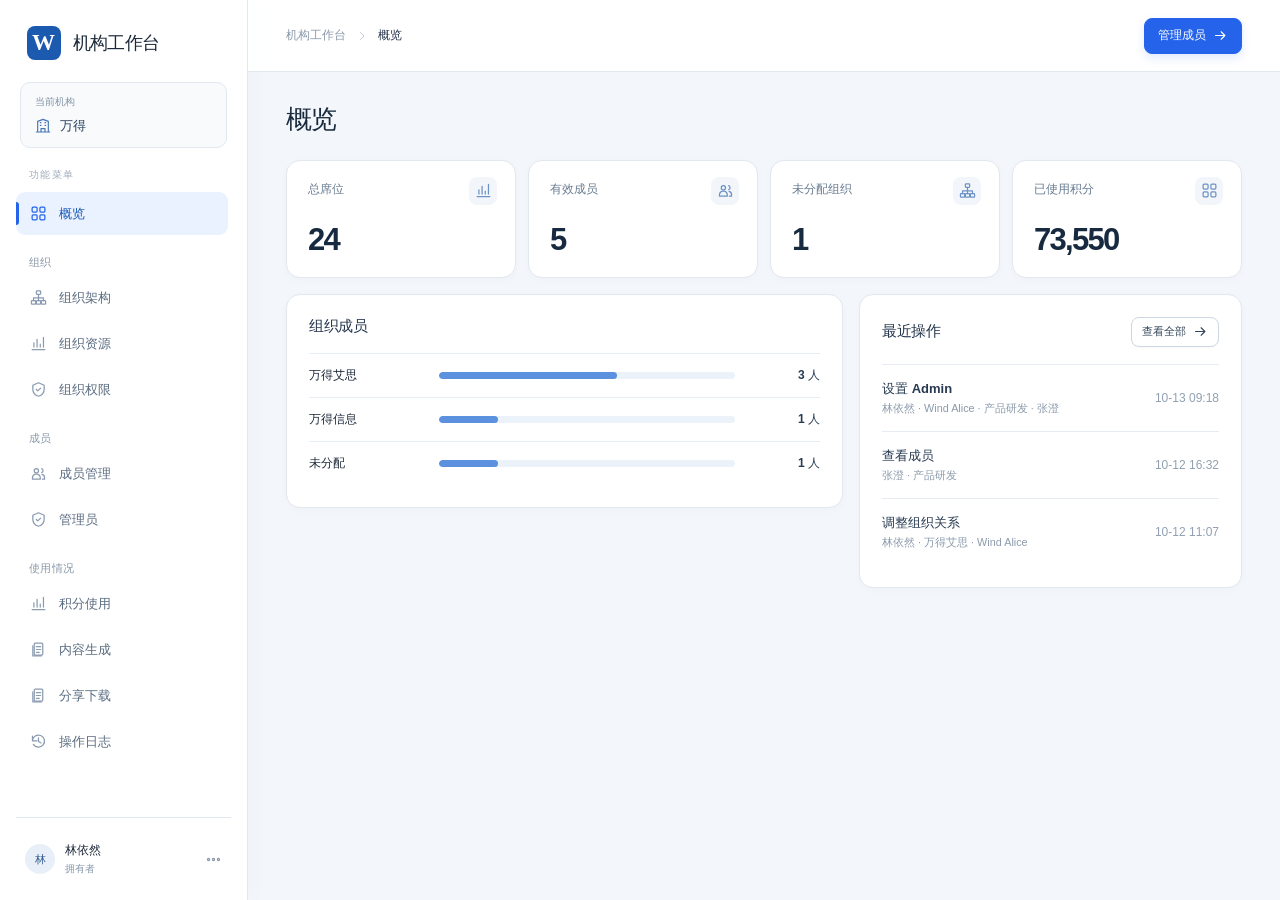
<file: Alice_ToBEnterprise/归档/历史原型/历史_组织节点亮色原型.html>
<!doctype html>
<html lang="zh-CN">
<head>
  <meta charset="utf-8">
  <meta name="viewport" content="width=device-width, initial-scale=1">
  <title>万得 · 机构工作台</title>
  <style>
    :root{--bg:#f7f7f9;--surface:#fff;--surface-soft:#fbfbfc;--line:#e9e9ee;--line-strong:#dcdce4;--text:#202026;--muted:#777780;--quiet:#aaaab2;--primary:#6d5dfc;--primary-soft:#f2f0ff;--green:#17835d;--green-soft:#eaf7f0;--red:#c73e50;--red-soft:#fff0f2;--shadow:0 16px 44px rgba(32,30,53,.07);font-synthesis:none}
    *{box-sizing:border-box}html,body{margin:0;min-height:100%}body{background:var(--bg);color:var(--text);font-family:"PingFang SC","Microsoft YaHei",ui-sans-serif,system-ui,sans-serif;font-size:14px}button,input,select{font:inherit}button{cursor:pointer}button:disabled{cursor:not-allowed;opacity:.48}a{color:inherit}.app{display:grid;grid-template-columns:72px 228px minmax(0,1fr);min-height:100vh}.rail{background:#fff;border-right:1px solid var(--line);display:flex;align-items:center;flex-direction:column;padding:20px 0;gap:12px;position:sticky;top:0;height:100vh}.brand-mark{width:38px;height:38px;border-radius:12px;background:#24232b;color:#fff;display:grid;place-items:center;font-family:Georgia,serif;font-size:25px;font-style:italic}.rail-spacer{flex:1}.rail-icon{width:42px;height:42px;border:0;background:transparent;color:#8a8a95;border-radius:11px;display:grid;place-items:center;font-size:19px}.rail-icon.active,.rail-icon:hover{color:var(--primary);background:var(--primary-soft)}.rail-avatar{width:34px;height:34px;border-radius:50%;display:grid;place-items:center;background:#e8e5ff;color:#5c4ad1;font-size:12px;font-weight:800}.sidebar{background:#fff;border-right:1px solid var(--line);display:flex;flex-direction:column;position:sticky;top:0;height:100vh;padding:27px 13px 20px}.product-name{padding:2px 15px 27px;font-size:17px;font-weight:750;letter-spacing:-.03em}.product-name small{display:block;margin-top:5px;font-size:11px;font-weight:500;letter-spacing:.04em;color:var(--quiet)}.side-caption{padding:0 14px;margin:15px 0 9px;font-size:11px;color:#aaaab3;font-weight:700;letter-spacing:.12em}.nav{display:grid;gap:3px}.nav-btn{display:flex;align-items:center;gap:11px;text-align:left;width:100%;height:42px;padding:0 12px;border:0;border-radius:10px;background:transparent;color:#66666f;font-weight:600}.nav-btn:hover{background:#f7f7f9;color:#303038}.nav-btn.active{background:#f1f0f7;color:#25242c}.nav-glyph{width:21px;text-align:center;font-size:17px;line-height:1;color:#92929b}.nav-btn.active .nav-glyph{color:var(--primary)}.nav-btn .chev{margin-left:auto;color:#b6b5be}.sidebar-foot{margin-top:auto;padding:17px 13px 1px;border-top:1px solid var(--line);font-size:11px;line-height:1.7;color:#9999a2}.main{min-width:0}.topbar{height:68px;padding:0 36px;background:rgba(255,255,255,.88);backdrop-filter:blur(18px);border-bottom:1px solid var(--line);display:flex;align-items:center;justify-content:space-between;gap:20px;position:sticky;top:0;z-index:20}.breadcrumbs{display:flex;align-items:center;gap:9px;font-size:12px;color:#9c9ba5}.breadcrumbs b{color:#4a4951;font-weight:650}.top-actions{display:flex;align-items:center;gap:10px}.org-chip,.role-select{height:36px;border:1px solid var(--line);background:#fff;border-radius:9px;padding:0 11px;color:#44434c;font-size:12px;font-weight:650}.role-select{min-width:126px}.role-badge{padding:5px 9px;border-radius:6px;background:var(--primary-soft);color:#6150d0;font-size:11px;font-weight:750}.view{max-width:1540px;margin:0 auto;padding:34px 38px 80px}.page-head{display:flex;align-items:flex-end;justify-content:space-between;gap:20px;margin-bottom:26px}.eyebrow{font-size:11px;font-weight:750;letter-spacing:.12em;color:var(--primary);margin-bottom:9px}.page-head h1{font-size:30px;font-weight:700;letter-spacing:-.045em;line-height:1.23;margin:0}.page-head p{font-size:13px;color:#898891;line-height:1.7;margin:8px 0 0}.head-actions,.actions{display:flex;align-items:center;gap:9px;flex-wrap:wrap}.btn{min-height:36px;display:inline-flex;align-items:center;justify-content:center;gap:7px;border:1px solid var(--line-strong);background:#fff;color:#46454e;border-radius:9px;padding:0 13px;font-size:12px;font-weight:700;white-space:nowrap;transition:background .16s,border-color .16s,transform .16s}.btn:hover{background:#f7f7fa;border-color:#c9c7d3}.btn:active{transform:translateY(1px)}.btn.primary{background:var(--primary);border-color:var(--primary);color:white}.btn.primary:hover{background:#5e4cf0}.btn.danger{color:var(--red);border-color:#f1d2d7}.btn.ghost{background:transparent;border-color:transparent}.btn.tiny{min-height:29px;padding:0 9px;font-size:11px}.btn.icon{width:36px;padding:0;font-size:16px}.pill{display:inline-flex;align-items:center;gap:5px;border-radius:6px;padding:5px 8px;font-size:11px;font-weight:700;background:#f3f3f5;color:#686873;white-space:nowrap}.pill.green{background:var(--green-soft);color:var(--green)}.pill.purple{background:var(--primary-soft);color:#6352cf}.pill.red{background:var(--red-soft);color:var(--red)}.panel{background:var(--surface);border:1px solid var(--line);border-radius:14px}.pad{padding:21px}.muted{color:var(--muted)}.subtle{color:var(--quiet)}.small{font-size:12px}.kpis{display:grid;grid-template-columns:repeat(4,minmax(0,1fr));gap:14px;margin-bottom:17px}.kpi{padding:21px 22px;min-height:146px;position:relative;overflow:hidden}.kpi:before{content:"";position:absolute;right:20px;top:21px;width:26px;height:26px;border-radius:8px;background:#f3f1ff}.kpi .label{font-size:12px;color:#8c8b95}.kpi .value{font-size:36px;font-weight:680;letter-spacing:-.055em;margin:15px 0 3px;font-variant-numeric:tabular-nums}.kpi .note{font-size:11px;color:#a4a3ac}.section-grid{display:grid;grid-template-columns:1.35fr .9fr;gap:16px}.section-title{display:flex;align-items:center;justify-content:space-between;gap:12px;margin-bottom:17px}.section-title h2{margin:0;font-size:16px;font-weight:720;letter-spacing:-.025em}.section-title span{font-size:12px;color:#a3a2aa}.divider{border:0;border-top:1px solid var(--line);margin:16px 0}.list-row{display:flex;align-items:center;justify-content:space-between;gap:14px;border-top:1px solid var(--line);padding:15px 0}.list-row:first-child{border-top:0}.list-row b{font-size:13px}.list-row small{display:block;color:#a3a2aa;margin-top:4px}.notice{background:#f5f3ff;border:1px solid #e7e2ff;padding:14px 16px;border-radius:10px;color:#6355bd;font-size:12px;line-height:1.7;margin-bottom:17px}.toolbar{display:flex;align-items:center;gap:9px;flex-wrap:wrap;margin-bottom:14px}.input,.select{height:36px;border:1px solid var(--line-strong);border-radius:9px;background:#fff;padding:0 11px;color:var(--text);outline:none}.input:focus,.select:focus{border-color:var(--primary);box-shadow:0 0 0 3px #6d5dfc20}.search{min-width:235px;flex:1}.table-scroll{overflow:auto}.data-table{width:100%;border-collapse:collapse;min-width:850px}.data-table th{text-align:left;white-space:nowrap;background:#fbfbfc;color:#a0a0a8;font-size:11px;font-weight:700;padding:13px 15px;border-bottom:1px solid var(--line)}.data-table td{padding:14px 15px;border-bottom:1px solid #f0f0f2;font-size:12px;white-space:nowrap}.data-table tr:last-child td{border-bottom:0}.data-table tbody tr:hover td{background:#fcfbff}.data-table .name{font-weight:700;color:#2e2d34}.data-table .cell-sub{font-size:10px;color:#a7a6af;margin-top:3px}.blank{text-align:center;color:#a1a0aa;padding:55px 15px;line-height:1.7}.blank b{display:block;color:#4f4e58;font-size:15px;margin-bottom:5px}.mini-bars{display:flex;align-items:end;gap:7px;height:132px;padding:8px 2px 0}.mini-bars i{flex:1;border-radius:4px 4px 0 0;background:#e8e5ff;min-height:8px}.mini-bars i:nth-child(3n){background:#a69bff}.legend{display:flex;justify-content:space-between;color:#a1a0aa;font-size:10px;margin-top:11px}.usage-line{display:grid;grid-template-columns:115px 1fr 64px;align-items:center;gap:15px;padding:12px 0;border-top:1px solid var(--line);font-size:12px}.usage-line:first-child{border-top:0}.bar{height:6px;background:#f1f0f7;border-radius:20px;overflow:hidden}.bar em{display:block;height:100%;border-radius:20px;background:#998dff}.progress{height:7px;border-radius:20px;background:#f0eff5;overflow:hidden}.progress i{display:block;height:100%;background:var(--primary)}.canvas-layout{display:grid;grid-template-columns:minmax(0,1fr) 300px;gap:14px;align-items:start}.canvas-panel{overflow:hidden}.canvas-head{display:flex;align-items:center;justify-content:space-between;gap:15px;padding:15px 17px;border-bottom:1px solid var(--line)}.canvas-head b{font-size:13px}.canvas-viewport{height:570px;overflow:auto;background-color:#fbfbfd;background-image:linear-gradient(#ededf1 1px,transparent 1px),linear-gradient(90deg,#ededf1 1px,transparent 1px);background-size:24px 24px}.canvas-stage{position:relative;width:1050px;height:680px;transform-origin:top left}.edges{position:absolute;inset:0;width:1050px;height:680px;pointer-events:none}.edges path{fill:none;stroke:#c9c5e7;stroke-width:2}.node{position:absolute;width:178px;min-height:94px;padding:13px;background:white;border:1px solid #e3e1ea;border-radius:11px;box-shadow:0 5px 15px #24232b0c;cursor:grab;user-select:none}.node:hover,.node.selected{border-color:#9f95fa;box-shadow:0 8px 22px #6d5dfc1a}.node:active{cursor:grabbing}.node-top{display:flex;justify-content:space-between;gap:7px}.node .node-title{font-size:13px;font-weight:720;overflow:hidden;text-overflow:ellipsis;white-space:nowrap}.node .node-meta{font-size:10px;color:#9897a0;margin-top:7px}.node .node-foot{display:flex;justify-content:space-between;align-items:center;border-top:1px solid #f0eff4;margin-top:11px;padding-top:8px;color:#96959f;font-size:10px}.node .port{position:absolute;right:-6px;top:41px;width:12px;height:12px;border-radius:50%;background:var(--primary);border:3px solid white;box-shadow:0 0 0 1px #c7c1ff}.node .port.left{left:-6px;right:auto;background:#c7c1ff}.node .quick-add{position:absolute;right:-28px;top:33px;width:22px;height:22px;border-radius:50%;border:1px solid #d9d3ff;background:#fff;color:var(--primary);display:none;place-items:center;font-size:15px;line-height:1}.node:hover .quick-add{display:grid}.inspector{min-height:570px}.inspector h3{margin:0 0 4px;font-size:16px}.inspector p{margin:0 0 20px;color:#9a99a3;font-size:11px}.field{display:grid;gap:7px;margin-bottom:15px}.field label{font-size:11px;color:#8d8c96;font-weight:700}.field input,.field select{width:100%;height:37px;border-radius:8px;border:1px solid var(--line-strong);background:#fff;padding:0 10px;outline:none}.field input:focus,.field select:focus{border-color:var(--primary);box-shadow:0 0 0 3px #6d5dfc1e}.field-help{font-size:10px;color:#aaa9b1;line-height:1.5}.stat-pair{display:flex;justify-content:space-between;padding:9px 0;border-bottom:1px solid var(--line);font-size:12px}.stat-pair span{color:#9897a0}.member-chip{display:flex;align-items:center;justify-content:space-between;gap:7px;padding:7px 9px;border-radius:7px;background:#f7f7fa;font-size:11px;margin-top:6px}.member-chip button{border:0;background:none;color:#a3a2aa;font-size:15px}.empty-inspector{color:#9c9ba5;font-size:12px;line-height:1.7;padding:26px 4px}.note-box{background:#faf9ff;border:1px solid #ebe8ff;border-radius:9px;padding:11px 12px;color:#7c73b6;font-size:11px;line-height:1.6}.admin-card{display:flex;align-items:center;justify-content:space-between;gap:12px;padding:15px;border:1px solid var(--line);border-radius:10px;margin-top:9px}.person-avatar{width:33px;height:33px;border-radius:9px;background:#f0eeff;display:grid;place-items:center;color:#7164d6;font-size:12px;font-weight:800;flex:none}.person-main{display:flex;align-items:center;gap:10px;min-width:0}.person-main b{font-size:12px}.person-main small{display:block;color:#aaa9b1;margin-top:3px;font-size:10px}.audit-row{display:grid;grid-template-columns:115px 1fr 130px;align-items:start;gap:15px;padding:14px 0;border-top:1px solid var(--line);font-size:12px}.audit-row:first-child{border-top:0}.audit-row time{color:#aaa9b1}.audit-row b{font-weight:700}.audit-row small{display:block;margin-top:4px;color:#aaa9b1}.modal{border:1px solid var(--line);border-radius:14px;padding:0;width:min(490px,calc(100vw - 28px));max-height:calc(100vh - 28px);box-shadow:0 25px 90px #28243535}.modal::backdrop{background:#17162276;backdrop-filter:blur(2px)}.modal-head{padding:20px 22px 13px;border-bottom:1px solid var(--line)}.modal-head h2{margin:0;font-size:18px}.modal-head p{margin:6px 0 0;color:#9998a2;font-size:11px;line-height:1.6}.modal-body{padding:20px 22px;max-height:62vh;overflow:auto}.modal-foot{display:flex;justify-content:flex-end;gap:8px;padding:14px 22px;border-top:1px solid var(--line)}.toast{position:fixed;right:24px;bottom:24px;z-index:100;background:#282632;color:#fff;padding:11px 15px;border-radius:9px;font-size:12px;box-shadow:var(--shadow);opacity:0;transform:translateY(8px);transition:.2s;pointer-events:none}.toast.show{opacity:1;transform:none}.mobile-menu{display:none}.spacer{flex:1}@media(max-width:1200px){.app{grid-template-columns:64px 194px minmax(0,1fr)}.view{padding:28px 23px 60px}.topbar{padding:0 23px}.kpis{grid-template-columns:repeat(2,minmax(0,1fr))}.canvas-layout{grid-template-columns:minmax(0,1fr) 270px}}@media(max-width:850px){.app{grid-template-columns:1fr}.rail,.sidebar{display:none}.mobile-menu{display:inline-flex}.topbar{padding:0 17px}.view{padding:23px 16px 55px}.section-grid,.canvas-layout{grid-template-columns:1fr}.canvas-viewport{height:430px}.inspector{min-height:0}.page-head{align-items:start;flex-direction:column}.org-chip{display:none}.kpis{gap:9px}.kpi{min-height:120px;padding:17px}.kpi .value{font-size:29px}.audit-row{grid-template-columns:1fr}.mobile-nav{display:flex!important;overflow:auto;gap:5px;padding:9px 15px;background:#fff;border-bottom:1px solid var(--line)}.mobile-nav .nav-btn{width:auto;white-space:nowrap}}
    /* 企业管理后台视觉系统：沿用 V4 蓝灰色系，统一独立后台组件 */
    :root{--bg:#f3f6fa;--surface:#fff;--surface-soft:#f8fafc;--line:#e2e8f0;--line-strong:#cdd7e3;--text:#1c2939;--muted:#64748b;--quiet:#91a0b1;--primary:#2563eb;--primary-soft:#eaf1ff;--green:#15815d;--green-soft:#e8f6ef;--red:#c93838;--red-soft:#fff0f0;--shadow:0 14px 36px rgba(25,42,68,.07)}
    body{background:var(--bg);color:var(--text);font-family:"Segoe UI","PingFang SC","Microsoft YaHei",ui-sans-serif,sans-serif;font-size:13px}
    .icon-sprite{position:absolute;width:0;height:0;overflow:hidden}
    .ui-icon{width:17px;height:17px;display:inline-block;flex:none;fill:none;stroke:currentColor;stroke-width:1.75;stroke-linecap:round;stroke-linejoin:round}
    .app{grid-template-columns:68px 232px minmax(0,1fr)}
    .rail{background:#172b46;border-right:0;padding:17px 0;gap:18px}
    .brand-mark{width:40px;height:40px;border-radius:12px;background:#fff;color:#175bb8;font-family:Georgia,serif;font-size:28px;font-style:normal;font-weight:800;letter-spacing:-.16em;padding-right:5px;box-shadow:0 7px 18px #0717284d}
    .rail-icon{width:42px;height:42px;color:#8196b0;border-radius:10px}
    .rail-icon .ui-icon{width:20px;height:20px}
    .rail-icon.active,.rail-icon:hover{color:#fff;background:#315f99}
    .rail-avatar{background:#dbeafe;color:#174885;width:36px;height:36px;font-size:12px}
    .sidebar{padding:27px 13px 19px;border-right:1px solid var(--line);box-shadow:4px 0 22px rgba(33,57,88,.025)}
    .product-name{padding:2px 14px 26px;font-size:20px;font-weight:760;letter-spacing:-.045em;line-height:1.15}
    .product-name small{font-size:11px;letter-spacing:0;margin-top:7px;color:#8b9bae;font-weight:600}
    .side-caption{font-size:10px;color:#a1adbc;letter-spacing:.14em;padding:0 13px;margin:14px 0 10px}
    .nav{gap:5px}
    .nav-btn{position:relative;height:43px;padding:0 12px;border-radius:9px;color:#5b6c80;font-size:13px;font-weight:590;gap:11px;transition:background .16s,color .16s}
    .nav-btn:hover{background:#f1f6fc;color:#19487f}
    .nav-btn.active{background:#eaf2ff;color:#1457b4;font-weight:710}
    .nav-btn.active:before{content:"";position:absolute;left:0;top:10px;bottom:10px;width:3px;border-radius:0 3px 3px 0;background:var(--primary)}
    .nav-glyph{width:20px;height:20px;display:grid;place-items:center;color:#8a9bb0}
    .nav-btn.active .nav-glyph{color:#2563eb}
    .nav-btn .chev{display:grid;place-items:center;color:#a6b3c2}
    .nav-btn .chev .ui-icon{width:13px;height:13px}
    .sidebar-foot{padding:15px 13px 1px;color:#9aabba}
    .topbar{height:72px;padding:0 38px;border-bottom:1px solid var(--line);background:rgba(255,255,255,.93);backdrop-filter:blur(16px)}
    .breadcrumbs{gap:10px;color:#8a99aa;font-size:12px}
    .breadcrumbs b{color:#25354a;font-weight:690}
    .crumb-arrow{width:12px;height:12px;color:#b4bfcb}
    .org-chip,.role-select{height:36px;border-color:var(--line);border-radius:8px;color:#32465e;background:#fff}
    .org-chip{display:inline-flex;align-items:center;gap:7px;font-weight:720}
    .org-chip .ui-icon{width:15px;height:15px;color:#477fbc}
    .role-badge{border-radius:6px;color:#2361b4;background:#eaf2ff;font-weight:700;padding:6px 10px}
    .role-select{min-width:142px;padding-right:20px}
    .view{max-width:1510px;padding:36px 38px 80px}
    .page-head{align-items:center;margin-bottom:25px}
    .page-head h1{font-size:28px;letter-spacing:-.04em;font-weight:755;color:#192a3e}
    .btn{min-height:36px;border-color:var(--line-strong);border-radius:8px;background:#fff;color:#34465b;font-size:12px;font-weight:650;box-shadow:0 1px 1px rgba(34,52,73,.025);transition:background .16s,border-color .16s,box-shadow .16s,transform .16s}
    .btn:hover{background:#f5f9ff;border-color:#a9c1df;box-shadow:0 2px 8px rgba(28,74,134,.06)}
    .btn.primary{background:var(--primary);border-color:var(--primary);color:#fff;box-shadow:0 4px 10px rgba(37,99,235,.14)}
    .btn.primary:hover{background:#1d54ce;border-color:#1d54ce}
    .btn.danger{color:var(--red);border-color:#efcbcb}
    .btn.danger:hover{background:#fff5f4;border-color:#e6a8a8}
    .btn.tiny{min-height:30px;padding:0 10px}
    .btn .ui-icon{width:15px;height:15px}
    .btn.icon .ui-icon{width:17px;height:17px}
    .pill{border-radius:6px;background:#f1f4f8;color:#607185;font-size:10px;padding:5px 8px}
    .pill.purple{background:#eaf2ff;color:#2462b6}
    .pill.green{background:var(--green-soft);color:var(--green)}
    .pill.red{background:var(--red-soft);color:var(--red)}
    .panel{border-color:var(--line);border-radius:14px;box-shadow:0 2px 8px rgba(30,52,80,.025)}
    .pad{padding:22px}
    .kpis{gap:15px;margin-bottom:16px}
    .kpi{min-height:148px;padding:22px 22px 18px;display:flex;flex-direction:column}
    .kpi:before{display:none}
    .kpi-icon{width:30px;height:30px;margin-bottom:12px;display:grid;place-items:center;border-radius:8px;background:#edf4ff;color:#2d6cc5}
    .kpi-icon .ui-icon{width:17px;height:17px}
    .kpi .label{order:0;color:#687a8e;font-size:11px;font-weight:620}
    .kpi .value{order:1;font-size:34px;font-weight:735;margin:8px 0 0;color:#182a40}
    .section-grid{gap:16px;grid-template-columns:1.28fr .88fr}
    .section-title h2{font-size:15px;font-weight:720;color:#24364d}
    .section-title span{color:#8594a6}
    .list-row{border-color:#e7ecf2}
    .list-row b{color:#273a51}
    .list-row small{color:#8b9aac}
    .bar{height:7px;background:#ecf2f9}
    .bar em{background:#5b91de}
    .usage-line{border-color:#e7edf4;grid-template-columns:115px 1fr 70px}
    .usage-line b{text-align:right;font-variant-numeric:tabular-nums;color:#273b52}
    .input,.select,.field input,.field select{border-color:var(--line-strong);border-radius:8px;color:#26384e;background:#fff;transition:border-color .16s,box-shadow .16s}
    .input:focus,.select:focus,.field input:focus,.field select:focus{border-color:#4d8bdf;box-shadow:0 0 0 3px #2563eb1c}
    .input::placeholder{color:#9ba9b8}
    .toolbar{gap:10px;margin-bottom:17px}
    .data-table th{background:#f6f9fc;color:#65788e;border-color:#e4eaf1;font-size:11px;font-weight:700;padding:14px 15px}
    .data-table td{border-color:#edf1f5;color:#42546a;padding:15px}
    .data-table tbody tr:hover td{background:#f8fbff}
    .data-table .name{color:#1d324a;font-weight:720}
    .data-table .cell-sub{color:#92a0af}
    .canvas-layout{grid-template-columns:minmax(0,1fr) 308px;gap:16px}
    .canvas-head{padding:16px 17px;background:#fff}
    .canvas-head b{color:#253a52}
    .canvas-viewport{background-color:#f8fafd;background-image:linear-gradient(#e7edf4 1px,transparent 1px),linear-gradient(90deg,#e7edf4 1px,transparent 1px);background-size:24px 24px}
    .edges path{stroke:#a7bfdf;stroke-width:1.9}
    .node{border-color:#d8e2ee;border-radius:10px;box-shadow:0 5px 14px rgba(34,59,88,.055);color:#2a3e55}
    .node-root{border-left:3px solid #2b6dbf}
    .node-branch{border-left:3px solid #8cafdc}
    .node:hover,.node.selected{border-color:#4d88d5;box-shadow:0 8px 22px rgba(37,99,235,.14)}
    .node.selected{background:#f8fbff}
    .node .node-title{color:#23374e}
    .node .node-meta{color:#8192a6}
    .node .node-foot{border-color:#edf1f6;color:#8c9bb0}
    .node .node-foot span:last-child{display:inline-flex;align-items:center;gap:3px;color:#5684bd}
    .node .node-foot .ui-icon{width:11px;height:11px}
    .node .port{background:#fff;box-shadow:0 0 0 1px #6d9bd6;border:3px solid #fff}
    .node .port.left{background:#a7c5e7}
    .node .quick-add{border-color:#b8d2f0;color:#2563eb}
    .node .quick-add .ui-icon{width:13px;height:13px}
    .inspector{box-shadow:0 7px 24px rgba(35,58,86,.04)}
    .inspector h3{color:#1c324b}
    .inspector p{color:#8798aa}
    .stat-pair{border-color:#e8edf3}
    .stat-pair span{color:#8191a5}
    .field label{color:#53667d}
    .member-chip{background:#f3f7fb;color:#34506f}
    .admin-card{border-color:#e2e9f1;background:#fff}
    .person-avatar{background:#e8f1ff;color:#2865b7}
    .audit-row{border-color:#e7edf4}
    .modal{border-color:#dce5ef;border-radius:15px;box-shadow:0 25px 80px #1228423d}
    .modal::backdrop{background:#172a4380}
    .modal-head h2{color:#20364f}
    .modal-head p:empty{display:none}
    .modal-foot{background:#f8fafc}
    .toast{background:#243b56;box-shadow:0 12px 28px #15294030}
    :is(.btn,.nav-btn,.rail-icon,.node,.quick-add,.role-select):focus-visible{outline:2px solid #397ee0;outline-offset:2px}
    @media(max-width:1200px){.app{grid-template-columns:64px 204px minmax(0,1fr)}.view{padding:30px 24px 65px}.topbar{padding:0 24px}.canvas-layout{grid-template-columns:minmax(0,1fr) 280px}}
    @media(max-width:850px){.app{grid-template-columns:1fr}.rail,.sidebar{display:none}.topbar{padding:0 17px}.view{padding:24px 16px 54px}.section-grid,.canvas-layout{grid-template-columns:1fr}.canvas-viewport{height:440px}.kpis{grid-template-columns:repeat(2,minmax(0,1fr))}.mobile-nav{background:#fff;border-color:var(--line)}.mobile-nav .nav-btn{height:38px}.page-head h1{font-size:25px}.org-chip{display:none}}
    @media(prefers-reduced-motion:reduce){.btn,.nav-btn,.input,.select,.field input,.field select,.toast{transition:none}}
    /* 更贴近线上管理台：单侧栏、紧凑指标、可横向浏览的成员表 */
    .app{grid-template-columns:248px minmax(0,1fr)}
    .sidebar{padding:24px 16px 18px}
    .product-name{display:flex;align-items:center;gap:12px;padding:2px 11px 31px;font-size:18px}
    .side-logo{width:34px;height:34px;flex:none;display:grid;place-items:center;border-radius:8px;background:#1c5aaf;color:#fff;font-family:Georgia,serif;font-size:23px;font-weight:800;letter-spacing:-.14em;padding-right:4px}
    .product-name small{margin-top:4px;font-size:11px;font-weight:550}
    .side-caption{margin-top:5px}
    .nav-btn .chev{opacity:0}
    .nav-btn:hover .chev,.nav-btn:focus-visible .chev{opacity:1}
    .sidebar-foot{font-size:11px}
    .role-badge{display:none}
    .account-avatar{width:30px;height:30px;display:grid;place-items:center;border-radius:50%;background:#e8eff8;color:#315b8e;font-size:11px;font-weight:750;margin-left:9px}
    .role-select{border:0;min-width:145px;padding-left:2px;font-size:12px;background:transparent}
    .role-select:hover{color:#1655a4}
    .view{padding-top:32px}
    .page-head{margin-bottom:24px}
    .page-head h1{font-size:26px}
    .kpis{gap:12px}
    .kpi{min-height:118px;padding:20px 21px 17px;display:block}
    .kpi-icon{position:absolute;right:18px;top:16px;width:28px;height:28px;margin:0;background:#f2f6fb;color:#6c92c5}
    .kpi .label{font-size:12px;color:#687b91}
    .kpi .value{font-size:31px;margin:24px 0 0}
    .section-grid{align-items:start}
    .usage-line{padding:13px 0}
    .table-scroll{scrollbar-width:thin;scrollbar-color:#b9c8db #f2f5f9}
    .data-table th:first-child,.data-table td:first-child{position:sticky;left:0;z-index:1;background:#fff;box-shadow:3px 0 7px #20344c08}
    .data-table th:first-child{background:#f6f9fc;z-index:2}
    .data-table th:last-child,.data-table td:last-child{position:sticky;right:0;background:#fff;box-shadow:-3px 0 8px #20344c0c}
    .data-table th:last-child{background:#f6f9fc;z-index:2}
    .data-table tbody tr:hover td:first-child,.data-table tbody tr:hover td:last-child{background:#f8fbff}
    .data-table .actions{flex-wrap:nowrap}
    .canvas-head .actions{flex-wrap:nowrap}
    .canvas-viewport{height:620px}
    .inspector{min-height:620px}
    .node .node-foot span:last-child{opacity:0;transition:opacity .14s}
    .node:hover .node-foot span:last-child,.node:focus-visible .node-foot span:last-child,.node.selected .node-foot span:last-child{opacity:1}
    .node:hover .quick-add,.node:focus-within .quick-add{display:grid}
    .canvas-head .btn.tiny:has(.ui-icon){width:30px;padding:0}
    .canvas-head .btn.tiny .ui-icon{width:13px;height:13px}
    .canvas-head #nodeJump{min-width:150px}
    .inspector .btn.primary{box-shadow:none}
    .modal-head{padding-top:22px}
    .modal-body{padding-top:22px}
    .node-people{margin-top:16px}
    .node-people .section-title{margin-bottom:15px}
    .node-people-grid{display:grid;grid-template-columns:repeat(2,minmax(0,1fr));gap:25px}
    .node-people-title{display:flex;align-items:center;gap:8px;padding:0 0 10px;border-bottom:1px solid var(--line);font-size:12px;font-weight:720;color:#314760}
    .node-people-title span{color:#8294a8;font-weight:620}
    .node-people-list{max-height:250px;overflow:auto}
    .node-person{display:flex;align-items:flex-start;gap:10px;padding:12px 2px;border-bottom:1px solid #eef2f6}
    .node-person:last-child{border-bottom:0}
    .node-person .person-avatar{width:29px;height:29px;font-size:11px}
    .node-person-main{min-width:0}
    .node-person-main b{display:block;font-size:12px;color:#29405b}
    .node-person-main small{display:block;margin-top:4px;font-size:11px;color:#8292a5;line-height:1.45;overflow:hidden;text-overflow:ellipsis;white-space:nowrap}
    .node-people-empty{padding:20px 2px;color:#98a6b5;font-size:12px}
    @media(max-width:1200px){.app{grid-template-columns:220px minmax(0,1fr)}.canvas-head .actions{flex-wrap:wrap}}
    @media(max-width:850px){.app{grid-template-columns:1fr}.sidebar{display:none}.account-avatar{margin-left:0}.page-head{align-items:stretch}.kpi{min-height:105px}.kpi .value{margin-top:18px}.canvas-viewport{height:440px}.inspector{min-height:0}.canvas-head{align-items:flex-start;flex-wrap:wrap}.canvas-head .actions{justify-content:flex-start}.canvas-head #nodeJump{max-width:170px}.node-people-grid{grid-template-columns:1fr;gap:22px}}
    .sidebar{padding-bottom:14px}
    .product-name{padding-bottom:22px}
    .current-org{margin:0 4px 19px;padding:12px 14px;border:1px solid var(--line);border-radius:10px;background:#f8fafc}
    .current-org-label{display:block;font-size:10px;color:#8293a6;font-weight:650;margin-bottom:8px}
    .current-org-name{display:flex;align-items:center;gap:9px;font-size:13px;font-weight:730;color:#29415e}
    .current-org-name .ui-icon{width:16px;height:16px;color:#4777b4}
    .side-caption{margin-top:1px}
    .account-slot{margin-top:auto;padding-top:14px;border-top:1px solid var(--line)}
    .account-trigger{display:flex;align-items:center;gap:10px;width:100%;min-height:54px;padding:7px 9px;border:0;border-radius:9px;background:transparent;color:var(--text);text-align:left}
    .account-trigger:hover,.account-trigger[aria-expanded="true"]{background:#f1f5fa}
    .account-trigger:focus-visible,.mobile-account:focus-visible,.account-menu button:focus-visible{outline:2px solid #397ee0;outline-offset:2px}
    .account-trigger .account-avatar{margin:0;flex:none}
    .account-identity{display:grid;gap:3px;min-width:0;flex:1}
    .account-identity b{font-size:12px;white-space:nowrap;overflow:hidden;text-overflow:ellipsis}
    .account-identity small{font-size:10px;color:#8a98a9}
    .account-more{width:17px;height:17px;color:#8a98a9}
    .account-menu{position:fixed;z-index:45;width:222px;padding:7px;border:1px solid #dbe4ee;border-radius:11px;background:#fff;box-shadow:0 16px 38px #17334d24}
    .account-menu[hidden]{display:none}
    .account-menu-head{padding:9px 10px 11px;border-bottom:1px solid var(--line);margin-bottom:5px}
    .account-menu-head b{display:block;font-size:12px;color:#29405b}
    .account-menu-head small{display:block;margin-top:3px;font-size:10px;color:#8393a5}
    .account-menu button{display:flex;align-items:center;gap:9px;width:100%;height:34px;padding:0 10px;border:0;border-radius:7px;background:#fff;color:#42566d;text-align:left;font-size:12px}
    .account-menu button:hover{background:#f2f6fb}
    .account-menu button .ui-icon{width:15px;height:15px;color:#6687ad}
    .account-demo{margin-top:5px;padding:10px 10px 4px;border-top:1px solid var(--line)}
    .account-demo label{display:block;margin-bottom:6px;font-size:10px;color:#8a98a9}
    .account-demo .role-select{width:100%;height:32px;margin:0;padding:0 7px;border:1px solid var(--line-strong);border-radius:7px;font-size:11px}
    .nav-group{padding:17px 13px 6px;color:#8a99aa;font-size:11px;font-weight:700;letter-spacing:.04em}
    .nav-group:first-child{padding-top:4px}
    .sidebar{overflow:hidden}
    .sidebar .nav{display:block;flex:1;min-height:0;overflow:auto;padding-right:3px}
    .sidebar .nav-btn{margin-bottom:3px}
    .account-slot{flex:none}
    .seat-summary{display:flex;align-items:center;justify-content:space-between;gap:12px;padding:13px 15px;border:1px solid var(--line);border-radius:10px;background:#f8fafc;margin-bottom:14px}
    .seat-summary b{font-size:13px;color:#29405b}
    .seat-summary span{font-size:12px;color:#6d8198}
    .resource-row{display:grid;grid-template-columns:minmax(150px,1fr) repeat(3,90px) auto;align-items:center;gap:12px;padding:14px 0;border-top:1px solid var(--line);font-size:12px}
    .resource-row:first-child{border-top:0}
    .resource-row small{display:block;margin-top:4px;color:#8a99aa}
    .resource-row .num{text-align:right;font-variant-numeric:tabular-nums}
    .resource-head{color:#8a99aa;font-size:11px;font-weight:700}
    .resource-actions{display:flex;gap:6px;justify-content:flex-end}
    .feature-row{display:grid;grid-template-columns:minmax(160px,1fr) 130px 115px;align-items:center;gap:12px;padding:13px 0;border-top:1px solid var(--line)}
    .feature-row:first-child{border-top:0}
    .feature-row b{font-size:12px}
    .feature-row small{display:block;color:#8a99aa;font-size:11px;margin-top:4px}
    .feature-row select{width:100%}
    @media(max-width:850px){.resource-row{grid-template-columns:minmax(120px,1fr) 60px 60px auto;gap:7px}.resource-row .hide-mobile{display:none}.feature-row{grid-template-columns:minmax(120px,1fr) 90px 92px;gap:7px}}
    .topbar .top-actions{min-height:36px;justify-content:flex-end}
    .topbar .top-actions:empty{display:none}
    .mobile-org{display:none}
    .mobile-account{display:none;align-items:center;justify-content:center;width:36px;height:36px;border:1px solid var(--line);border-radius:8px;background:#fff;color:#315b8e}
    .mobile-account .ui-icon{width:18px;height:18px}
    @media(max-width:850px){.mobile-account,.mobile-org{display:inline-flex}.breadcrumb-root{display:none}.topbar{gap:10px}.breadcrumbs{min-width:0;white-space:nowrap;overflow:hidden}.breadcrumbs b{overflow:hidden;text-overflow:ellipsis}.topbar .top-actions{margin-left:auto}.topbar .btn.primary{min-height:34px;padding:0 9px;font-size:11px}}
  </style>
</head>
<body>
  <svg class="icon-sprite" xmlns="http://www.w3.org/2000/svg" aria-hidden="true">
    <symbol id="i-dashboard" viewBox="0 0 24 24"><rect x="3" y="3" width="7" height="7" rx="1.5"/><rect x="14" y="3" width="7" height="7" rx="1.5"/><rect x="3" y="14" width="7" height="7" rx="1.5"/><rect x="14" y="14" width="7" height="7" rx="1.5"/></symbol>
    <symbol id="i-users" viewBox="0 0 24 24"><circle cx="9" cy="8" r="3"/><path d="M3.5 20v-2.2A4.8 4.8 0 0 1 8.3 13h1.4a4.8 4.8 0 0 1 4.8 4.8V20H3.5Z"/><path d="M16.5 5.2a3 3 0 0 1 0 5.6M17 13.2a4.7 4.7 0 0 1 3.5 4.6V20h-3"/></symbol>
    <symbol id="i-network" viewBox="0 0 24 24"><rect x="9" y="2.5" width="6" height="5" rx="1"/><rect x="2" y="16.5" width="6" height="5" rx="1"/><rect x="9" y="16.5" width="6" height="5" rx="1"/><rect x="16" y="16.5" width="6" height="5" rx="1"/><path d="M12 7.5v5M5 16.5v-4h14v4M12 12.5v4"/></symbol>
    <symbol id="i-chart" viewBox="0 0 24 24"><path d="M3 20.5h18M5.5 17V11M10 17V6M14.5 17v-4M19 17V3.5"/></symbol>
    <symbol id="i-files" viewBox="0 0 24 24"><rect x="6" y="3" width="12" height="17" rx="1.5"/><path d="M9 8h6M9 12h6M9 16h4M4 7v14h12"/></symbol>
    <symbol id="i-shield" viewBox="0 0 24 24"><path d="M12 2.5 20 6v5.5c0 5-3.1 8.5-8 10-4.9-1.5-8-5-8-10V6l8-3.5Z"/><path d="m9 12 2 2 4-4"/></symbol>
    <symbol id="i-history" viewBox="0 0 24 24"><path d="M3.5 11a8.5 8.5 0 1 1 1.3 5M3.5 4.5V11H10"/><path d="M12 7v5l3.5 2"/></symbol>
    <symbol id="i-building" viewBox="0 0 24 24"><path d="M4 21V5l8-3 8 3v16M2 21h20M9 21v-5h6v5M8 7h1M15 7h1M8 11h1M15 11h1"/></symbol>
    <symbol id="i-plus" viewBox="0 0 24 24"><path d="M12 5v14M5 12h14"/></symbol>
    <symbol id="i-minus" viewBox="0 0 24 24"><path d="M5 12h14"/></symbol>
    <symbol id="i-arrow" viewBox="0 0 24 24"><path d="M4 12h15M13 6l6 6-6 6"/></symbol>
    <symbol id="i-chevron" viewBox="0 0 24 24"><path d="m9 5 7 7-7 7"/></symbol>
    <symbol id="i-search" viewBox="0 0 24 24"><circle cx="10.5" cy="10.5" r="6.5"/><path d="m15.5 15.5 5 5"/></symbol>
    <symbol id="i-expand" viewBox="0 0 24 24"><path d="M8 3H3v5M16 3h5v5M21 16v5h-5M3 16v5h5"/></symbol>
    <symbol id="i-more" viewBox="0 0 24 24"><circle cx="5" cy="12" r="1.5"/><circle cx="12" cy="12" r="1.5"/><circle cx="19" cy="12" r="1.5"/></symbol>
  </svg>
  <div class="app">
    <aside class="sidebar">
      <div class="product-name"><span class="side-logo" aria-hidden="true">W</span><span>机构工作台</span></div>
      <div class="current-org"><span class="current-org-label">当前机构</span><div class="current-org-name"><svg class="ui-icon" aria-hidden="true"><use href="#i-building"></use></svg>万得</div></div>
      <div class="side-caption">功能菜单</div>
      <nav class="nav" id="nav"></nav>
      <div class="account-slot"><button class="account-trigger" id="accountTrigger" type="button" data-action="toggle-account" aria-haspopup="menu" aria-expanded="false" aria-controls="accountMenu"><span class="account-avatar" id="sidebarAvatar">林</span><span class="account-identity"><b id="sidebarAccountName">林依然</b><small id="sidebarAccountRole">拥有者</small></span><svg class="ui-icon account-more" aria-hidden="true"><use href="#i-more"></use></svg></button></div>
    </aside>
    <main class="main">
      <header class="topbar">
        <div class="breadcrumbs"><button class="btn icon mobile-menu" id="menuToggle" aria-label="打开导航"><svg class="ui-icon"><use href="#i-dashboard"></use></svg></button><span class="breadcrumb-root">机构工作台</span><span class="mobile-org">万得</span><svg class="ui-icon crumb-arrow"><use href="#i-chevron"></use></svg><b id="crumb">概览</b></div>
        <div class="top-actions" id="topPrimary"></div>
        <button class="mobile-account" id="mobileAccountTrigger" type="button" data-action="toggle-account" aria-label="用户更多功能" aria-haspopup="menu" aria-expanded="false" aria-controls="accountMenu"><svg class="ui-icon" aria-hidden="true"><use href="#i-more"></use></svg></button>
      </header>
      <nav class="mobile-nav" id="mobileNav" hidden></nav>
      <div class="view" id="view"></div>
    </main>
  </div>
  <div class="account-menu" id="accountMenu" role="menu" hidden><div class="account-menu-head"><b id="accountMenuName">林依然</b><small id="accountMenuRole">拥有者</small></div><button type="button" role="menuitem" data-action="account-info"><svg class="ui-icon" aria-hidden="true"><use href="#i-users"></use></svg>账号信息</button><button type="button" role="menuitem" data-action="account-permissions"><svg class="ui-icon" aria-hidden="true"><use href="#i-shield"></use></svg>我的权限</button><div class="account-demo"><label for="roleSelect">演示视角</label><select class="role-select" id="roleSelect" aria-label="切换演示账号"><option value="owner">林依然 · 拥有者</option><option value="admin:m2">张澄 · Admin</option></select></div></div>
  <dialog class="modal" id="modal"><div class="modal-head"><h2 id="modalTitle"></h2><p id="modalDescription"></p></div><div class="modal-body" id="modalBody"></div><div class="modal-foot" id="modalFoot"></div></dialog>
  <div class="toast" id="toast" role="status" aria-live="polite"></div>
  <script>
  (() => {
    "use strict";
    const STORAGE = "wind-alice-enterprise-light-v2";
    const seed = {
      totalSeats:24,
      members:[
        {id:"m1",name:"林依然",email:"lin@example.com",phone:"13800138000",nodeId:null,role:"owner",status:"active",usage:28410,last:"今天 09:42"},
        {id:"m2",name:"张澄",email:"zhang@example.com",phone:"13900139001",nodeId:"ais-wa-rd",role:"member",status:"active",usage:19320,last:"今天 08:16"},
        {id:"m3",name:"陈遥",email:"chen@example.com",phone:"13700137002",nodeId:"ais-wa-design",role:"member",status:"active",usage:11800,last:"昨天 17:35"},
        {id:"m4",name:"王知秋",email:"wang@example.com",phone:"13600136003",nodeId:"ais-am-sales",role:"member",status:"active",usage:9300,last:"昨天 14:12"},
        {id:"m5",name:"李沐",email:"li@example.com",phone:"13500135004",nodeId:"info-stocks-data",role:"member",status:"active",usage:4720,last:"10 月 11 日"},
        {id:"m6",name:"周澈",email:"zhou@example.com",phone:"13400134005",nodeId:"info-meeting-ops",role:"member",status:"disabled",usage:1680,last:"10 月 08 日"}
      ],
      nodes:[
        ["ais","万得艾思",null],["ais-wa","Wind Alice","ais"],["ais-wa-rd","产品研发","ais-wa",["m2"]],["ais-wa-design","产品设计","ais-wa"],["ais-wa-sales","产品销售","ais-wa"],
        ["ais-am","Alice Market","ais"],["ais-am-rd","产品研发","ais-am"],["ais-am-design","产品设计","ais-am"],["ais-am-sales","产品销售","ais-am"],
        ["ais-af","Alice Feed","ais"],["ais-af-rd","产品研发","ais-af"],["ais-af-design","产品设计","ais-af"],["ais-af-sales","产品销售","ais-af"],
        ["info","万得信息",null],["info-stocks","股票","info"],["info-stocks-data","数据团队","info-stocks"],["info-stocks-design","产品设计","info-stocks"],["info-stocks-rd","产品研发","info-stocks"],
        ["info-bonds","债券","info"],["info-bonds-data","数据团队","info-bonds"],["info-bonds-design","产品设计","info-bonds"],["info-bonds-rd","产品研发","info-bonds"],
        ["info-funds","基金","info"],["info-funds-data","数据团队","info-funds"],["info-funds-design","产品设计","info-funds"],["info-funds-rd","产品研发","info-funds"],
        ["info-meeting","会议","info"],["info-meeting-design","产品设计","info-meeting"],["info-meeting-rd","产品研发","info-meeting"],["info-meeting-ops","会议运营","info-meeting"],
        ["info-mobile","机构移动","info"],["info-mobile-design","产品设计","info-mobile"],["info-mobile-rd","产品研发","info-mobile"]
      ].map(([id,name,parent,admins=[]])=>({id,name,parent,x:0,y:0,admins})),
      audit:[{at:"10-13 09:18",actor:"林依然",action:"设置 Admin",target:"Wind Alice · 产品研发 · 张澄"},{at:"10-12 16:32",actor:"张澄",action:"查看成员",target:"产品研发"},{at:"10-12 11:07",actor:"林依然",action:"调整组织关系",target:"万得艾思 · Wind Alice"}],
      content:[
        {id:"c1",type:"对话请求",title:"半导体行业景气度分析",creatorId:"m3",creator:"陈遥",date:"10-12 09:36",summary:"梳理产业链近期景气变化，并列出需要继续验证的数据。"},
        {id:"c2",type:"生成素材",title:"四季度策略路演材料",creatorId:"m2",creator:"张澄",date:"10-11 16:24",summary:"市场环境、行业比较、情景假设与主要风险。"},
        {id:"c3",type:"分享记录",title:"新能源产业跟踪摘要",creatorId:"m3",creator:"陈遥",date:"10-10 11:52",summary:"成员工作区生成的分享记录，当前状态：有效。"},
        {id:"c4",type:"执行记录",title:"股票数据整理任务",creatorId:"m5",creator:"李沐",date:"10-09 15:20",summary:"执行股票数据整理，记录任务状态和产物摘要。"},
        {id:"c5",type:"下载记录",title:"四季度策略路演材料",creatorId:"m2",creator:"张澄",date:"10-09 14:18",summary:"成员下载了已生成的路演材料。"}
      ]
    };
    const demoQuotas={"ais":12,"ais-wa":6,"ais-wa-rd":3,"ais-wa-design":2,"ais-wa-sales":1,"ais-am":3,"ais-am-rd":1,"ais-am-design":1,"ais-am-sales":1,"ais-af":2,"info":8,"info-stocks":3,"info-stocks-data":1,"info-stocks-design":1,"info-stocks-rd":1,"info-bonds":2,"info-funds":1,"info-meeting":1,"info-meeting-ops":1,"info-mobile":1};
    const featureCatalog=[
      {id:"module-chat",type:"功能模块",name:"智能对话"},
      {id:"skill-company",type:"技能",name:"公司分析技能"},
      {id:"skill-industry",type:"技能",name:"行业分析技能"},
      {id:"connector-feishu",type:"连接器",name:"飞书连接器"},
      {id:"connector-wechat",type:"连接器",name:"微信连接器"},
      {id:"expert-research",type:"专家",name:"研究专家"}
    ];
    for(const n of seed.nodes){n.quota=demoQuotas[n.id]||0;n.grants=[];n.featureOff=[]}
    for(const m of seed.members)m.seat=!!(m.status==="active"&&m.nodeId&&demoQuotas[m.nodeId]);
    function layoutNodes(nodes){
      let row=0;
      function place(n,depth){
        n.x=45+depth*255;
        const children=nodes.filter(x=>x.parent===n.id);
        if(children.length){const positions=children.map(x=>place(x,depth+1));n.y=Math.round((positions[0]+positions[positions.length-1])/2)}
        else n.y=32+row++*116;
        return n.y;
      }
      nodes.filter(n=>!n.parent).forEach(n=>place(n,0));
    }
    layoutNodes(seed.nodes);
    function inTree(childId,parentId){const seen=new Set();let id=childId;while(id&&!seen.has(id)){if(id===parentId)return true;seen.add(id);id=data.nodes.find(n=>n.id===id)?.parent}return false}
    let data; try { data=JSON.parse(localStorage.getItem(STORAGE)) || structuredClone(seed) } catch { data=structuredClone(seed) }
    if(!Array.isArray(data.members)||!Array.isArray(data.nodes)||!Array.isArray(data.audit)) data=structuredClone(seed);
    if(!Array.isArray(data.content))data.content=structuredClone(seed.content);
    for(const sample of seed.content)if(!data.content.some(c=>c.id===sample.id))data.content.push(structuredClone(sample));
    if(!Number.isInteger(data.totalSeats))data.totalSeats=seed.totalSeats;
    for(const m of data.members){if(m.role==="admin")m.role="member";if(typeof m.seat!=="boolean")m.seat=!!seed.members.find(x=>x.id===m.id)?.seat}
    for(const n of data.nodes){if(!Number.isInteger(n.quota))n.quota=demoQuotas[n.id]||0;if(!Array.isArray(n.admins))n.admins=[];n.admins=n.admins.filter(id=>data.members.some(m=>m.id===id&&m.status==="active"&&inTree(m.nodeId,n.id)&&m.role==="member"));if(!Array.isArray(n.grants))n.grants=[];if(!Array.isArray(n.featureOff))n.featureOff=[]}
    for(const c of data.content)if(!c.creatorId)c.creatorId=data.members.find(m=>m.name===c.creator)?.id||null;
    let role="owner", page="overview", selectedNode="ais", memberSearch="", memberFilter="active", contentFilter="all", shareFilter="all", usageScope="all", scale=1, dragging=null, toastTimer,orgScroll=0,featureScope="ais";
    const $=s=>document.querySelector(s);
    const esc=v=>String(v??"").replace(/[&<>"']/g,c=>({"&":"&amp;","<":"&lt;",">":"&gt;",'"':"&quot;","'":"&#39;"}[c]));
    const member=id=>data.members.find(m=>m.id===id);
    const node=id=>data.nodes.find(n=>n.id===id);
    const money=n=>Number(n||0).toLocaleString("zh-CN");
    const activeMembers=()=>data.members.filter(m=>m.status==="active");
    const save=()=>{try{localStorage.setItem(STORAGE,JSON.stringify(data))}catch{}};
    const uid=p=>p+Date.now().toString(36)+Math.random().toString(36).slice(2,5);
    const icon=(name,extra="")=>`<svg class="ui-icon ${extra}" aria-hidden="true"><use href="#i-${name}"></use></svg>`;
    const toast=t=>{const e=$("#toast");e.textContent=t;e.classList.add("show");clearTimeout(toastTimer);toastTimer=setTimeout(()=>e.classList.remove("show"),2800)};
    const audit=(action,target)=>{data.audit.unshift({at:new Date().toLocaleString("zh-CN",{month:"2-digit",day:"2-digit",hour:"2-digit",minute:"2-digit"}).replace("/","-"),actor:role==="owner"?"林依然":member(role.slice(6))?.name||"Admin",action,target});data.audit=data.audit.slice(0,40)};
    const modal=(title,description,body,buttons)=>{$("#modalTitle").textContent=title;$("#modalDescription").textContent=description||"";$("#modalBody").innerHTML=body;$("#modalFoot").innerHTML=buttons;$("#modal").showModal()};
    const closeModal=()=>$("#modal").close();
    const ask=(title,detail,yes)=>{modal(title,detail,'','<button class="btn" data-action="close-modal">取消</button><button class="btn danger" id="confirmAction">确认</button>');$("#confirmAction").onclick=()=>{closeModal();yes()}};
    const navItems=[["overview","概览","dashboard",""],["org","组织架构","network","组织"],["resources","组织资源","chart","组织"],["permissions","组织权限","shield","组织"],["members","成员管理","users","成员"],["admins","管理员","shield","成员"],["usage","积分使用","chart","使用情况"],["content","内容生成","files","使用情况"],["shares","分享下载","files","使用情况"],["audit","操作日志","history",""]];
    const isAdmin=()=>role.startsWith("admin:");
    const hasAdminGrant=id=>data.nodes.some(n=>n.admins.includes(id)&&member(id)?.status==="active"&&inTree(member(id)?.nodeId,n.id));
    const currentAccount=()=>role==="owner"?data.members.find(m=>m.role==="owner"):member(role.slice(6));
    let accountOpener=null;
    function closeAccount(returnFocus=false){
      $("#accountMenu").hidden=true;
      for(const trigger of [$("#accountTrigger"),$("#mobileAccountTrigger")])trigger.setAttribute("aria-expanded","false");
      if(returnFocus&&accountOpener?.offsetParent!==null)accountOpener.focus();
    }
    function toggleAccount(trigger){
      const menu=$("#accountMenu");
      if(!menu.hidden)return closeAccount(true);
      accountOpener=trigger;
      menu.hidden=false;
      const rect=trigger.getBoundingClientRect(),width=menu.offsetWidth,height=menu.offsetHeight;
      menu.style.left=Math.max(12,Math.min(rect.left,window.innerWidth-width-12))+"px";
      menu.style.top=(rect.top>=height+8?rect.top-height-8:Math.min(window.innerHeight-height-12,rect.bottom+8))+"px";
      trigger.setAttribute("aria-expanded","true");
      menu.querySelector("button").focus();
    }
    function accountInfo(){
      const m=currentAccount();if(!m)return;
      modal("账号信息","",`<div class="stat-pair"><span>用户名</span><b>${esc(m.name)}</b></div><div class="stat-pair"><span>邮箱</span><b>${esc(m.email||"—")}</b></div><div class="stat-pair"><span>手机号</span><b>${esc(m.phone||"—")}</b></div><div class="stat-pair"><span>身份</span><b>${role==="owner"?"拥有者":"Admin"}</b></div>`,'<button class="btn primary" data-action="close-modal">关闭</button>');
    }
    function accountPermissions(){
      const m=currentAccount();if(!m)return;
      const scopes=role==="owner"?["全部组织"]:data.nodes.filter(n=>n.admins.includes(m.id)).map(n=>nodePathLabel(n.id));
      modal("我的权限","",`<div class="stat-pair"><span>身份</span><b>${role==="owner"?"拥有者":"Admin"}</b></div><div class="field" style="margin-top:17px"><label>管理范围</label>${scopes.map(path=>`<div class="member-chip">${esc(path)}${role==="owner"?"":"及下级"}</div>`).join("")||'<div class="small subtle">暂无授权节点</div>'}</div>`,'<button class="btn primary" data-action="close-modal">关闭</button>');
    }
    function nav(){
      const items=navItems.filter(i=>role==="owner"||!["admins","audit"].includes(i[0]));
      let lastGroup=null;
      const html=items.map(([id,label,glyph,group])=>{const section=group&&group!==lastGroup?`<div class="nav-group">${group}</div>`:"";lastGroup=group;return section+`<button class="nav-btn ${page===id?"active":""}" data-page="${id}" ${page===id?'aria-current="page"':""}><span class="nav-glyph">${icon(glyph)}</span>${label}<span class="chev">${icon("chevron")}</span></button>`}).join("");
      const delegated=[...new Set(data.nodes.flatMap(n=>n.admins))].filter(hasAdminGrant).map(member).filter(m=>m?.status==="active"&&m.role==="member");
      const actor=currentAccount(),name=actor?.name||"当前用户",title=role==="owner"?"拥有者":"Admin";
      $("#nav").innerHTML=html;$("#mobileNav").innerHTML=html;$("#crumb").textContent=navItems.find(i=>i[0]===page)?.[1]||"概览";
      $("#sidebarAvatar").textContent=name.slice(0,1);$("#sidebarAccountName").textContent=name;$("#sidebarAccountRole").textContent=title;$("#accountMenuName").textContent=name;$("#accountMenuRole").textContent=title;
      $("#roleSelect").innerHTML='<option value="owner">林依然 · 拥有者</option>'+delegated.map(m=>`<option value="admin:${esc(m.id)}">${esc(m.name)} · Admin</option>`).join("");
      $("#roleSelect").value=role;
    }
    function head(_kicker,title,_description,actions=""){$("#topPrimary").innerHTML=actions;return `<div class="page-head"><h1>${title}</h1></div>`}
    function kpi(label,value){const glyph=({"有效成员":"users","未分配组织":"network","组织节点":"network","总席位":"chart","已分配席位":"chart","成员数":"users","累计用量":"chart","使用中成员":"dashboard","人均用量":"chart"})[label]||"dashboard";return `<div class="panel kpi"><div class="kpi-icon">${icon(glyph)}</div><div class="label">${label}</div><div class="value">${value}</div></div>`}
    function descendants(id){const found=new Set([id]);let changed=true;while(changed){changed=false;for(const n of data.nodes)if(n.parent&&found.has(n.parent)&&!found.has(n.id)){found.add(n.id);changed=true}}return found}
    const directSeats=id=>data.members.filter(m=>m.nodeId===id&&m.seat&&m.status!=="removed").length;
    const childQuotas=id=>data.nodes.filter(n=>n.parent===id).reduce((v,n)=>v+n.quota,0);
    const rootQuotas=()=>data.nodes.filter(n=>!n.parent).reduce((v,n)=>v+n.quota,0);
    const freeSeats=id=>Math.max(0,(node(id)?.quota||0)-childQuotas(id)-directSeats(id));
    const validSeats=()=>rootQuotas()<=data.totalSeats&&data.nodes.every(n=>n.quota>=childQuotas(n.id)+directSeats(n.id));
    const canManageMembers=()=>role==="owner"||isAdmin()&&managedNodeIds().size>0;
    function managedNodeIds(){if(role==="owner")return new Set(data.nodes.map(n=>n.id));const id=role.slice(6),result=new Set();if(member(id)?.status!=="active")return result;for(const n of data.nodes.filter(n=>n.admins.includes(id)&&inTree(member(id)?.nodeId,n.id)))for(const childId of descendants(n.id))result.add(childId);return result}
    function visibleNodes(){const ids=managedNodeIds();return data.nodes.filter(n=>ids.has(n.id))}
    function visibleMembers(){if(role==="owner")return data.members;const ids=managedNodeIds();return data.members.filter(m=>m.nodeId&&ids.has(m.nodeId))}
    function chain(id){const arr=[],seen=new Set();while(id&&node(id)&&!seen.has(id)){seen.add(id);arr.push(node(id));id=node(id).parent}return arr}
    function nodePathLabel(id){return chain(id).reverse().map(n=>n.name).join(" / ")}
    function nodeLevel(id){const kids=data.nodes.filter(n=>n.parent===id);return kids.length?1+Math.max(...kids.map(n=>nodeLevel(n.id))):1}
    function nodeMembers(id){const ids=descendants(id);return activeMembers().filter(m=>m.nodeId&&ids.has(m.nodeId))}
    function pathCells(m){const c=chain(m.nodeId);return Array.from({length:5},(_,i)=>c[i]?esc(c[i].name):'<span class="subtle">—</span>').map(t=>`<td>${t}</td>`).join("")}
    function render(){
      if(isAdmin()&&!["overview","members","org","resources","permissions","usage","content","shares"].includes(page))page="org";
      nav();
      ({overview:renderOverview,members:renderMembers,org:renderOrg,resources:renderResources,permissions:renderPermissions,usage:renderUsage,content:renderContent,shares:renderShares,admins:renderAdmins,audit:renderAudit}[page]||renderOverview)();
    }
    function renderOverview(){
      const allowed=managedNodeIds(),members=role==="owner"?activeMembers():activeMembers().filter(m=>m.nodeId&&allowed.has(m.nodeId));
      const active=members.length,unassigned=members.filter(m=>!m.nodeId).length,spent=members.reduce((v,m)=>v+m.usage,0);
      const scopeSeats=role==="owner"?data.totalSeats:data.nodes.filter(n=>allowed.has(n.id)&&!allowed.has(n.parent)).reduce((v,n)=>v+n.quota,0);
      $("#view").innerHTML=head("","概览","",`<button class="btn primary" data-page="members">管理成员 ${icon("arrow")}</button>`)+
        `<div class="kpis">${kpi(role==="owner"?"总席位":"管理范围席位",scopeSeats)}${kpi("有效成员",active)}${kpi(role==="owner"?"未分配组织":"管理节点",role==="owner"?unassigned:data.nodes.filter(n=>allowed.has(n.id)).length)}${kpi("已使用积分",money(spent))}</div>
        <div class="section-grid"><section class="panel pad"><div class="section-title"><h2>组织成员</h2></div>${data.nodes.filter(n=>allowed.has(n.id)&&!allowed.has(n.parent)).map(n=>{const count=members.filter(m=>m.nodeId&&inTree(m.nodeId,n.id)).length;return `<div class="usage-line"><span>${esc(n.name)}</span><div class="bar"><em style="width:${Math.min(100,count/Math.max(1,active)*100)}%"></em></div><b>${count} 人</b></div>`}).join("")}${role==="owner"?`<div class="usage-line"><span>未分配</span><div class="bar"><em style="width:${Math.min(100,unassigned/Math.max(1,active)*100)}%"></em></div><b>${unassigned} 人</b></div>`:""}</section>
        ${role==="owner"?`<section class="panel pad"><div class="section-title"><h2>最近操作</h2><button class="btn tiny" data-page="audit">查看全部 ${icon("arrow")}</button></div>${data.audit.slice(0,4).map(a=>`<div class="list-row"><div><b>${esc(a.action)}</b><small>${esc(a.actor)} · ${esc(a.target)}</small></div><span class="subtle small">${esc(a.at)}</span></div>`).join("")}</section>`:`<section class="panel pad"><div class="section-title"><h2>最近内容</h2><button class="btn tiny" data-page="content">查看全部 ${icon("arrow")}</button></div>${visibleContent().slice(0,4).map(c=>`<div class="list-row"><div><b>${esc(c.title)}</b><small>${esc(c.creator)} · ${esc(c.type)}</small></div><span class="subtle small">${esc(c.date)}</span></div>`).join("")||'<div class="blank">暂无内容记录</div>'}</section>`}</div>`;
    }
    function renderMembers(){
      const list=visibleMembers().filter(m=>(memberFilter==="all"||m.status===memberFilter)&&(!memberSearch||[m.name,m.phone,m.email,node(m.nodeId)?.name||""].join(" ").toLowerCase().includes(memberSearch.toLowerCase())));
      $("#view").innerHTML=head("","成员管理","",canManageMembers()?`<button class="btn primary" data-action="add-member">${icon("plus")}添加成员</button>`:"")+
        `<div class="panel pad"><div class="toolbar"><input class="input search" id="memberSearch" aria-label="搜索成员" placeholder="搜索姓名、邮箱、手机号或组织" value="${esc(memberSearch)}"><select class="select" id="memberFilter" aria-label="成员状态"><option value="active" ${memberFilter==="active"?"selected":""}>正常成员</option><option value="disabled" ${memberFilter==="disabled"?"selected":""}>已禁用</option><option value="removed" ${memberFilter==="removed"?"selected":""}>已移除</option><option value="all" ${memberFilter==="all"?"selected":""}>全部状态</option></select><span class="small muted">共 ${list.length} 人</span></div>
        <div class="table-scroll"><table class="data-table" style="min-width:1380px"><thead><tr><th>用户名</th><th>邮箱</th><th>手机号</th><th>归属组织</th><th>上级组织</th><th>第三层组织</th><th>第四层组织</th><th>第五层组织</th><th>席位</th><th>身份 / 状态</th><th>操作</th></tr></thead><tbody>${list.map(m=>`<tr><td><div class="name">${esc(m.name)}</div><div class="cell-sub">${esc(m.last)}</div></td><td>${esc(m.email||"—")}</td><td>${esc(m.phone)}</td>${pathCells(m)}<td>${m.seat?'<span class="pill green">已分配</span>':'<span class="subtle">未分配</span>'}</td><td><span class="pill ${m.role==="owner"?"purple":m.status==="removed"?"red":m.status==="active"?"green":""}">${m.role==="owner"?"拥有者":hasAdminGrant(m.id)?"节点 Admin":"成员"}</span><div class="cell-sub">${m.status==="active"?"正常":m.status==="disabled"?"已禁用":"已移除"}</div></td><td><div class="actions">${!canEdit(m)?'<span class="subtle">仅可查看</span>':`<button class="btn tiny" data-action="edit-member" data-id="${m.id}">编辑</button>${m.role==="owner"?"":m.status==="removed"?`<button class="btn tiny" data-action="restore-member" data-id="${m.id}">恢复</button>`:`<button class="btn tiny danger" data-action="remove-member" data-id="${m.id}">移除</button>`}`}</div></td></tr>`).join("")||`<tr><td colspan="11"><div class="blank"><b>没有符合条件的成员</b>调整搜索词或状态筛选。</div></td></tr>`}</tbody></table></div></div>`;
      $("#memberSearch").addEventListener("input",e=>{memberSearch=e.target.value;const pos=e.target.selectionStart;renderMembers();$("#memberSearch").focus();$("#memberSearch").setSelectionRange(pos,pos)});
      $("#memberFilter").addEventListener("change",e=>{memberFilter=e.target.value;renderMembers()});
    }
    function canEdit(m){return !!m&&(role==="owner"||isAdmin()&&m.role==="member"&&!hasAdminGrant(m.id)&&!!m.nodeId&&managedNodeIds().has(m.nodeId))}
    function memberForm(id,contextNodeId){
      const m=id?member(id):null;
      if(!canManageMembers()||m&&!canEdit(m))return toast("无权修改该成员");
      const contextNode=!m&&node(contextNodeId);
      const allowedNodes=role==="owner"?data.nodes:visibleNodes();
      if(contextNode&&!allowedNodes.some(n=>n.id===contextNode.id))return toast("无权在该节点添加成员");
      const defaultNodeId=m?.nodeId||contextNode?.id||(isAdmin()?allowedNodes[0]?.id:null);
      modal(m?"编辑成员":contextNode?`添加至${contextNode.name}`:"添加成员","",
        `<form id="memberForm"><div class="field"><label for="mfName">用户名 *</label><input id="mfName" name="name" required maxlength="30" value="${esc(m?.name||"")}"></div><div class="field"><label for="mfEmail">邮箱</label><input id="mfEmail" name="email" type="email" value="${esc(m?.email||"")}"></div><div class="field"><label for="mfPhone">手机号 *</label><input id="mfPhone" name="phone" required pattern="1[0-9]{10}" title="请输入 11 位手机号" value="${esc(m?.phone||"")}"></div><div class="field"><label for="mfNode">归属组织</label><select id="mfNode" name="nodeId" ${contextNode?"disabled":""}>${role==="owner"?'<option value="">未分配</option>':""}${allowedNodes.map(n=>`<option value="${n.id}" ${defaultNodeId===n.id?"selected":""}>${esc(nodePathLabel(n.id))}</option>`).join("")}</select>${contextNode?`<input type="hidden" name="nodeId" value="${esc(contextNode.id)}">`:""}</div>${m&&m.role!=="owner"?`<div class="field"><label for="mfStatus">状态</label><select id="mfStatus" name="status"><option value="active" ${m.status==="active"?"selected":""}>正常</option><option value="disabled" ${m.status==="disabled"?"selected":""}>禁用</option></select></div>`:""}</form>`,
        '<button class="btn" data-action="close-modal">取消</button><button class="btn primary" id="saveMember">保存成员</button>');
      $("#saveMember").onclick=()=>{
        const f=$("#memberForm");if(!f.reportValidity())return;
        const values=Object.fromEntries(new FormData(f).entries());
        if(isAdmin()&&(!values.nodeId||!managedNodeIds().has(values.nodeId)||m&&!canEdit(m)))return toast("无权修改该组织成员");
        if(data.members.some(x=>x.id!==id&&x.status!=="removed"&&x.phone===values.phone)){toast("手机号已属于现有成员");return}
        if(m&&m.nodeId!==(values.nodeId||null)&&m.seat)return toast("请先收回成员席位，再调整所属节点");
        if(m&&data.nodes.some(n=>n.admins.includes(m.id)&&(!inTree(values.nodeId||null,n.id)||values.status==="disabled")))return toast("请先撤销不再符合条件的节点 Admin 授权");
        if(m){Object.assign(m,{name:values.name.trim(),email:values.email.trim(),phone:values.phone,nodeId:values.nodeId||null,status:values.status||m.status});audit("编辑成员资料",m.name)}
        else{data.members.push({id:uid("m"),name:values.name.trim(),email:values.email.trim(),phone:values.phone,nodeId:values.nodeId||null,role:"member",status:"active",seat:false,usage:0,last:"尚未使用"});audit("添加机构成员",values.name.trim())}
        save();closeModal();render();toast(m?"成员资料已更新":"成员已添加");
      };
    }
    function renderOrg(){
      const shown=visibleNodes();
      if(!shown.some(x=>x.id===selectedNode))selectedNode=shown[0]?.id||null;
      const n=node(selectedNode),readOnly=role!=="owner";
      const stageHeight=Math.max(680,...shown.map(x=>x.y+150));
      const shownIds=new Set(shown.map(x=>x.id));
      const edges=shown.filter(x=>x.parent&&shownIds.has(x.parent)).map(x=>{const p=node(x.parent);return `<path d="M ${p.x+178} ${p.y+47} C ${p.x+206} ${p.y+47}, ${x.x-28} ${x.y+47}, ${x.x} ${x.y+47}"/>`}).join("");
      $("#view").innerHTML=head("","组织架构","",readOnly?"":`<button class="btn primary" data-action="add-node">${icon("plus")}新建节点</button>`)+
        `<div class="canvas-layout"><section class="panel canvas-panel"><div class="canvas-head"><div><b>万得</b><div class="small subtle" style="margin-top:4px">${shown.length} 个组织节点</div></div><div class="actions"><select class="select" id="nodeJump" aria-label="定位组织节点" style="max-width:210px"><option value="">定位节点</option>${shown.map(x=>`<option value="${x.id}">${esc(nodePathLabel(x.id))}</option>`).join("")}</select><button class="btn tiny" data-action="zoom-out" aria-label="缩小">${icon("minus")}</button><span class="small muted" id="zoomValue">${Math.round(scale*100)}%</span><button class="btn tiny" data-action="zoom-in" aria-label="放大">${icon("plus")}</button>${readOnly?"":'<button class="btn tiny" data-action="auto-layout">自动布局</button>'}</div></div>
        <div class="canvas-viewport" id="canvasViewport"><div class="canvas-stage" id="canvasStage" style="height:${stageHeight}px;transform:scale(${scale})"><svg class="edges" viewBox="0 0 1050 ${stageHeight}" style="height:${stageHeight}px" aria-hidden="true">${edges}</svg>${shown.map(x=>`<div class="node ${selectedNode===x.id?"selected":""} ${!x.parent?"node-root":data.nodes.some(y=>y.parent===x.id)?"node-branch":"node-leaf"}" data-node="${x.id}" style="left:${x.x}px;top:${x.y}px" tabindex="0" role="button" aria-label="${esc(nodePathLabel(x.id))}，查看组织节点"><div class="node-top"><div class="node-title">${esc(x.name)}</div><span class="pill purple" style="padding:3px 5px;font-size:9px">${nodeLevel(x.id)} 级</span></div><div class="node-meta">${nodeMembers(x.id).length} 位成员 · ${x.admins.length} 位节点管理员</div><div class="node-foot"><span>席位 ${x.quota} · 直属 ${activeMembers().filter(m=>m.nodeId===x.id).length}</span><span>查看详情 ${icon("arrow")}</span></div><i class="port left"></i><i class="port"></i>${readOnly?"":`<button class="quick-add" data-action="add-child" data-id="${x.id}" title="新增下级节点" aria-label="为${esc(x.name)}新增下级节点">${icon("plus")}</button>`}</div>`).join("")}</div></div></section><aside class="panel pad inspector" id="inspector">${n?inspector(n,readOnly):'<div class="empty-inspector">暂无授权组织</div>'}</aside></div>${n?nodePeople(n):""}`;
      wireDrag();
      $("#canvasViewport").scrollTop=orgScroll;
      $("#canvasViewport").addEventListener("scroll",e=>{orgScroll=e.target.scrollTop});
      $("#nodeJump").addEventListener("change",e=>{const target=node(e.target.value);if(!target)return;selectedNode=target.id;orgScroll=Math.max(0,target.y*scale-130);renderOrg()});
    }
    function inspector(n,readOnly){
      const direct=activeMembers().filter(m=>m.nodeId===n.id).length,total=nodeMembers(n.id).length;
      const summary=`<h3>${esc(n.name)}</h3><p>${esc(nodePathLabel(n.id))}</p><div class="stat-pair"><span>直属成员</span><b>${direct} 人</b></div><div class="stat-pair"><span>下级成员</span><b>${total-direct} 人</b></div><div class="stat-pair"><span>节点席位</span><b>${n.quota} 席</b></div><div class="stat-pair"><span>可分配</span><b>${freeSeats(n.id)} 席</b></div><div class="stat-pair"><span>累计用量</span><b>${money(nodeMembers(n.id).reduce((v,m)=>v+m.usage,0))}</b></div><div class="actions" style="margin-top:14px"><button class="btn tiny" data-page="resources">管理席位</button><button class="btn tiny" data-page="permissions">组织权限</button></div>`;
      const admins=`<hr class="divider"><div class="section-title" style="margin-bottom:7px"><h2 style="font-size:13px">节点 Admin</h2><span>${n.admins.length+1} 人</span></div><div class="member-chip">${esc(data.members.find(m=>m.role==="owner")?.name||"机构 Owner")} <span class="spacer"></span><span class="pill">Owner · 默认</span></div>${n.admins.map(id=>member(id)?`<div class="member-chip">${esc(member(id).name)} <span class="spacer"></span>${readOnly?"":`<button data-action="remove-node-admin" data-id="${id}" aria-label="撤销${esc(member(id).name)}的 Admin 权限">×</button>`}</div>`:"").join("")}`;
      if(readOnly)return summary+admins;
      return summary+`<hr class="divider"><div class="field"><label>节点名称</label><input id="nodeName" value="${esc(n.name)}"></div><div class="field"><label>上级节点</label><select id="parentNode"><option value="">顶层节点</option>${data.nodes.filter(x=>x.id!==n.id&&!descendants(n.id).has(x.id)).map(x=>`<option value="${x.id}" ${n.parent===x.id?"selected":""}>${esc(nodePathLabel(x.id))}</option>`).join("")}</select></div><button class="btn primary" style="width:100%" data-action="save-node">保存</button>`+admins+`<div class="field" style="margin-top:12px"><label>选择节点或下级成员</label><select id="nodeAdminPicker"><option value="">选择成员</option>${activeMembers().filter(m=>m.role==="member"&&m.nodeId&&inTree(m.nodeId,n.id)&&!n.admins.includes(m.id)).map(m=>`<option value="${m.id}">${esc(m.name)} · ${esc(nodePathLabel(m.nodeId))}</option>`).join("")}</select></div><div class="actions"><button class="btn tiny" data-action="assign-node-admin">设置 Admin</button><button class="btn tiny danger" data-action="delete-node">删除节点</button></div>`;
    }
    function nodePeople(n){
      const direct=activeMembers().filter(m=>m.nodeId===n.id);
      const lower=nodeMembers(n.id).filter(m=>m.nodeId!==n.id);
      const rows=(list,showPath)=>list.map(m=>`<div class="node-person"><span class="person-avatar">${esc(m.name.slice(0,1))}</span><div class="node-person-main"><b>${esc(m.name)}</b><small>${esc(m.email||"—")} · ${esc(m.phone)}</small>${showPath?`<small>${esc(nodePathLabel(m.nodeId))}</small>`:""}</div></div>`).join("")||'<div class="node-people-empty">暂无成员</div>';
      return `<section class="panel pad node-people"><div class="section-title"><h2>${esc(n.name)}的成员</h2>${canManageMembers()?`<button class="btn primary" data-action="add-node-member" data-id="${n.id}">${icon("plus")}添加成员</button>`:""}</div><div class="node-people-grid"><div><div class="node-people-title">直属成员 <span>${direct.length}</span></div><div class="node-people-list">${rows(direct,false)}</div></div><div><div class="node-people-title">下级成员 <span>${lower.length}</span></div><div class="node-people-list">${rows(lower,true)}</div></div></div></section>`;
    }
    function validTree(){for(const n of data.nodes){const c=chain(n.id);if(c.length>5||c[c.length-1]?.parent)return false}return true}
    function createNode(parentId){
      if(role!=="owner")return toast("无权设置组织架构");
      if(parentId&&chain(parentId).length>=5)return toast("组织最多支持五级");
      modal("新建组织节点","",`<div class="field"><label for="newNodeName">节点名称 *</label><input id="newNodeName" maxlength="30"></div><div class="field"><label for="newNodeParent">上级节点</label><select id="newNodeParent"><option value="">顶层节点</option>${data.nodes.map(n=>`<option value="${n.id}" ${parentId===n.id?"selected":""}>${esc(nodePathLabel(n.id))}</option>`).join("")}</select></div><div class="field"><label for="newNodeQuota">节点席位</label><input id="newNodeQuota" type="number" min="0" step="1" value="0"></div>`,'<button class="btn" data-action="close-modal">取消</button><button class="btn primary" id="confirmNode">创建节点</button>');
      $("#confirmNode").onclick=()=>{const name=$("#newNodeName").value.trim(),p=$("#newNodeParent").value||null,quota=Number($("#newNodeQuota").value);if(!name)return toast("请输入节点名称");if(p&&chain(p).length>=5)return toast("组织最多支持五级");if(!Number.isInteger(quota)||quota<0)return toast("席位数量须为非负整数");const max=p?freeSeats(p):data.totalSeats-rootQuotas();if(quota>max)return toast(`可分配席位不足，最多 ${max} 席`);const id=uid("n");data.nodes.push({id,name,parent:p,x:0,y:0,admins:[],quota,grants:[],featureOff:[]});layoutNodes(data.nodes);selectedNode=id;orgScroll=Math.max(0,node(id).y*scale-130);audit("新建组织节点",name);save();closeModal();renderOrg();toast("节点已创建")};
    }
    function saveNode(){if(role!=="owner")return;const n=node(selectedNode);if(!n)return;const name=$("#nodeName").value.trim(),parent=$("#parentNode").value||null;if(!name)return toast("节点名称不能为空");const before={name:n.name,parent:n.parent};n.name=name;n.parent=parent;if(!validTree()){Object.assign(n,before);return toast("关系无效：最多五级，且不能形成循环")}if(!validSeats()){Object.assign(n,before);return toast("目标节点的可分配席位不足，请先调整席位")}if(data.nodes.some(x=>x.admins.some(id=>!inTree(member(id)?.nodeId,x.id)))){Object.assign(n,before);return toast("请先撤销受组织调整影响的节点 Admin 授权")}if(before.parent!==parent)layoutNodes(data.nodes);audit("调整组织节点",name);save();renderOrg();toast("组织节点已更新")}
    function wireDrag(){
      const stage=$("#canvasStage"),viewport=$("#canvasViewport");if(!stage||!viewport)return;
      stage.querySelectorAll(".node").forEach(el=>{
        el.addEventListener("pointerdown",e=>{if(e.target.closest("button")||role!=="owner")return;const n=node(el.dataset.node);dragging={id:n.id,startX:e.clientX,startY:e.clientY,x:n.x,y:n.y,moved:false};el.setPointerCapture(e.pointerId)});
        el.addEventListener("pointermove",e=>{if(!dragging||dragging.id!==el.dataset.node)return;const dx=(e.clientX-dragging.startX)/scale,dy=(e.clientY-dragging.startY)/scale;if(Math.abs(dx)+Math.abs(dy)>4)dragging.moved=true;if(dragging.moved){const n=node(dragging.id);n.x=Math.max(0,Math.min(860,Math.round(dragging.x+dx)));n.y=Math.max(0,Math.min(parseInt(stage.style.height,10)-115,Math.round(dragging.y+dy)));el.style.left=n.x+"px";el.style.top=n.y+"px";const svg=stage.querySelector("svg");svg.innerHTML=data.nodes.filter(x=>x.parent&&node(x.parent)).map(x=>{const p=node(x.parent);return `<path d="M ${p.x+178} ${p.y+47} C ${p.x+206} ${p.y+47}, ${x.x-28} ${x.y+47}, ${x.x} ${x.y+47}"/>`}).join("")}});
        el.addEventListener("pointerup",()=>{if(!dragging)return;const moved=dragging.moved,id=dragging.id;dragging=null;if(moved){save();toast("画布位置已保存")}else{selectedNode=id;renderOrg()}});
        el.addEventListener("keydown",e=>{if(e.key==="Enter"||e.key===" "){e.preventDefault();selectedNode=el.dataset.node;renderOrg()}});
      });
    }
    function autoLayout(){if(role!=="owner")return toast("无权调整画布");layoutNodes(data.nodes);save();renderOrg();toast("已重新排列")}
    function canSetQuota(n){return !!n&&(role==="owner"||isAdmin()&&n.parent&&managedNodeIds().has(n.parent))}
    function renderResources(){
      const shown=visibleNodes();
      if(!shown.some(n=>n.id===selectedNode))selectedNode=shown[0]?.id||null;
      const n=node(selectedNode);
      if(!n){$("#view").innerHTML=head("","组织资源","")+'<div class="panel pad blank"><b>暂无授权组织</b></div>';return}
      const direct=data.members.filter(m=>m.nodeId===n.id&&m.status!=="removed");
      const children=data.nodes.filter(x=>x.parent===n.id);
      const assigned=data.members.filter(m=>m.seat&&m.status!=="removed").length;
      const summary=role==="owner"?`<div class="kpis">${kpi("总席位",data.totalSeats)}${kpi("已分配席位",rootQuotas())}${kpi("成员已占用",assigned)}${kpi("待分配席位",data.totalSeats-rootQuotas())}</div>`:`<div class="kpis">${kpi("节点席位",n.quota)}${kpi("下级已分配",childQuotas(n.id))}${kpi("直属成员占用",directSeats(n.id))}${kpi("可分配",freeSeats(n.id))}</div>`;
      $("#view").innerHTML=head("","组织资源","")+summary+
        `<div class="panel pad"><div class="toolbar"><select class="select search" id="resourceScope" aria-label="选择组织节点">${shown.map(x=>`<option value="${x.id}" ${x.id===n.id?"selected":""}>${esc(nodePathLabel(x.id))}</option>`).join("")}</select></div><div class="seat-summary"><div><b>${esc(n.name)} · ${n.quota} 席</b><br><span>下级已分配 ${childQuotas(n.id)} · 直属已占用 ${directSeats(n.id)} · 可分配 ${freeSeats(n.id)}</span></div>${canSetQuota(n)?`<button class="btn" data-action="set-quota" data-id="${n.id}">设置席位</button>`:""}</div>
        <div class="section-title"><h2>下级节点</h2><span>${children.length} 个</span></div>
        <div class="resource-row resource-head"><span>节点</span><span class="num">配额</span><span class="num hide-mobile">已占用</span><span class="num">可分配</span><span></span></div>
        ${children.map(x=>`<div class="resource-row"><div><b>${esc(x.name)}</b><small>${esc(nodePathLabel(x.id))}</small></div><span class="num">${x.quota}</span><span class="num hide-mobile">${data.members.filter(m=>m.seat&&m.status!=="removed"&&m.nodeId&&inTree(m.nodeId,x.id)).length}</span><span class="num">${freeSeats(x.id)}</span><div class="resource-actions">${canSetQuota(x)?`<button class="btn tiny" data-action="set-quota" data-id="${x.id}">分配</button>`:""}</div></div>`).join("")||'<div class="blank">暂无下级节点</div>'}
        <hr class="divider"><div class="section-title"><h2>直属成员席位</h2><span>${directSeats(n.id)} / ${direct.length} 人</span></div>
        ${direct.map(m=>`<div class="resource-row"><div><b>${esc(m.name)}</b><small>${esc(m.phone)} · ${m.status==="active"?"正常":"已禁用"}</small></div><span class="num">${m.seat?"已分配":"未分配"}</span><span class="num hide-mobile">${esc(m.last)}</span><span class="num"></span><div class="resource-actions">${m.role==="owner"?"":m.seat?`<button class="btn tiny" data-action="revoke-seat" data-id="${m.id}">收回</button>`:m.status==="active"?`<button class="btn tiny" data-action="assign-seat" data-id="${m.id}">分配席位</button>`:""}</div></div>`).join("")||'<div class="blank">当前节点暂无直属成员</div>'}</div>`;
      $("#resourceScope").onchange=e=>{selectedNode=e.target.value;renderResources()};
    }
    function setQuota(id){
      const n=node(id);if(!canSetQuota(n))return toast("无权设置该节点席位");
      const min=childQuotas(n.id)+directSeats(n.id);
      const max=n.parent?node(n.parent).quota-childQuotas(n.parent)+n.quota-directSeats(n.parent):data.totalSeats-rootQuotas()+n.quota;
      modal("设置节点席位",nodePathLabel(n.id),`<div class="field"><label for="quotaValue">节点席位数量</label><input id="quotaValue" type="number" min="${min}" max="${max}" step="1" value="${n.quota}"><div class="field-help">最少 ${min} 席，最多 ${max} 席。调整后不能影响已下拨或已占用席位。</div></div>`,'<button class="btn" data-action="close-modal">取消</button><button class="btn primary" id="confirmQuota">保存</button>');
      $("#confirmQuota").onclick=()=>{const quota=Number($("#quotaValue").value);if(!Number.isInteger(quota)||quota<min||quota>max)return toast(`请输入 ${min} 至 ${max} 的整数`);n.quota=quota;audit("调整节点席位",nodePathLabel(n.id)+" · "+quota+" 席");save();closeModal();renderResources();toast("席位已更新")};
    }
    function assignSeat(id){
      const m=member(id);if(!m||!m.nodeId||m.status!=="active"||m.seat||!managedNodeIds().has(m.nodeId))return toast("无法为该成员分配席位");
      if(freeSeats(m.nodeId)<1)return toast("当前节点可分配席位不足");
      m.seat=true;audit("分配成员席位",m.name+" · "+nodePathLabel(m.nodeId));save();renderResources();toast("席位已分配");
    }
    function revokeSeat(id){
      const m=member(id);if(!m||!m.seat||!m.nodeId||!managedNodeIds().has(m.nodeId))return toast("无权收回该席位");
      return ask("收回成员席位？",m.name+" 将不再占用 "+nodePathLabel(m.nodeId)+" 的席位。",()=>{m.seat=false;audit("收回成员席位",m.name);save();renderResources();toast("席位已收回")});
    }
    function featureGrantSource(n,id){return chain(n.id).find(x=>x.grants.includes(id))||null}
    function featureBlockedAbove(n,id){if(!featureGrantSource(n,id))return false;let parent=node(n.parent);while(parent){if(parent.featureOff.includes(id))return true;parent=node(parent.parent)}return false}
    function featureEnabled(n,id){if(!featureGrantSource(n,id))return false;return !chain(n.id).some(x=>x.featureOff.includes(id))}
    function renderPermissions(){
      const shown=visibleNodes();
      if(!shown.some(n=>n.id===featureScope))featureScope=shown[0]?.id||null;
      const n=node(featureScope);
      if(!n){$("#view").innerHTML=head("","组织权限","")+'<div class="panel pad blank"><b>暂无授权组织</b></div>';return}
      $("#view").innerHTML=head("","组织权限","")+
        `<div class="panel pad"><div class="toolbar"><select class="select search" id="featureScope" aria-label="选择组织节点">${shown.map(x=>`<option value="${x.id}" ${x.id===n.id?"selected":""}>${esc(nodePathLabel(x.id))}</option>`).join("")}</select></div><div class="seat-summary"><div><b>${esc(n.name)} · 功能开通</b><br><span>按具体技能、连接器、专家或模块单独控制</span></div><span class="pill">${featureCatalog.filter(f=>featureEnabled(n,f.id)).length} 项可用</span></div>
        ${["功能模块","技能","连接器","专家"].map(type=>`<div class="section-title" style="margin-top:22px"><h2>${type}</h2></div>${featureCatalog.filter(f=>f.type===type).map(f=>{const source=featureGrantSource(n,f.id),enabled=featureEnabled(n,f.id),blocked=featureBlockedAbove(n,f.id),ownGrant=n.grants.includes(f.id);return `<div class="feature-row"><div><b>${esc(f.name)}</b><small>${source?`下放来源：${esc(nodePathLabel(source.id))}`:"Owner 尚未下放"}</small></div><span class="pill ${enabled?"green":""}">${enabled?"可用":blocked?"上级已关闭":source?"本节点已关闭":"未开通"}</span><div class="resource-actions">${role==="owner"?`<button class="btn tiny" data-action="toggle-feature-grant" data-id="${f.id}" data-node-id="${n.id}">${ownGrant?"撤销下放":"下放"}</button>`:""}${source&&!blocked?`<button class="btn tiny" data-action="toggle-feature" data-id="${f.id}" data-node-id="${n.id}">${enabled?"关闭":"开启"}</button>`:""}</div></div>`}).join("")}`).join("")}</div>`;
      $("#featureScope").onchange=e=>{featureScope=e.target.value;renderPermissions()};
    }
    function toggleFeatureGrant(nodeId,id){
      if(role!=="owner")return toast("仅 Owner 可下放功能");
      const n=node(nodeId),f=featureCatalog.find(x=>x.id===id);if(!n||!f)return;
      n.grants=n.grants.includes(id)?n.grants.filter(x=>x!==id):[...n.grants,id];
      audit(n.grants.includes(id)?"下放功能":"撤销功能下放",nodePathLabel(n.id)+" · "+f.name);save();renderPermissions();toast("功能下放已更新");
    }
    function toggleFeature(nodeId,id){
      const n=node(nodeId),f=featureCatalog.find(x=>x.id===id);if(!n||!f||!managedNodeIds().has(n.id))return toast("无权调整该节点功能");
      if(!featureGrantSource(n,id)||featureBlockedAbove(n,id))return toast("该功能未下放或已由上级关闭");
      n.featureOff=n.featureOff.includes(id)?n.featureOff.filter(x=>x!==id):[...n.featureOff,id];
      audit(n.featureOff.includes(id)?"关闭功能":"开启功能",nodePathLabel(n.id)+" · "+f.name);save();renderPermissions();toast("节点功能已更新");
    }
    function renderUsage(){
      const managerView=isAdmin(),allowed=managedNodeIds();
      const scopes=managerView?visibleNodes():data.nodes.filter(n=>!n.parent||n.admins.length);
      if(usageScope!=="all"&&!allowed.has(usageScope))usageScope="all";
      const ids=usageScope==="all"?(managerView?allowed:null):descendants(usageScope);
      const members=activeMembers().filter(m=>!ids||(m.nodeId&&ids.has(m.nodeId)));
      const sum=members.reduce((v,m)=>v+m.usage,0);
      const groups=usageScope==="all"?(managerView?scopes.filter(n=>!allowed.has(n.parent)):data.nodes.filter(n=>!n.parent)):scopes.filter(n=>n.parent===usageScope);
      $("#view").innerHTML=head("","积分使用","")+
      `<div class="toolbar"><select class="select" id="usageScope"><option value="all">${managerView?"管理范围":"万得"}</option>${scopes.map(n=>`<option value="${n.id}" ${usageScope===n.id?"selected":""}>${esc(nodePathLabel(n.id))}</option>`).join("")}</select></div><div class="kpis">${kpi("成员数",members.length)}${kpi("累计用量",money(sum))}${kpi("使用中成员",members.filter(m=>m.usage>0).length)}${kpi("人均用量",money(members.length?Math.round(sum/members.length):0))}</div><div class="section-grid"><section class="panel pad"><div class="section-title"><h2>成员用量</h2></div>${members.sort((a,b)=>b.usage-a.usage).map(m=>`<div class="usage-line"><span>${esc(m.name)}</span><div class="bar"><em style="width:${Math.max(3,sum?m.usage/sum*100:0)}%"></em></div><b>${money(m.usage)}</b></div>`).join("")||'<div class="blank"><b>暂无使用记录</b></div>'}</section><section class="panel pad"><div class="section-title"><h2>组织用量</h2></div>${groups.map(n=>{const total=nodeMembers(n.id).reduce((v,m)=>v+m.usage,0);return `<div class="usage-line"><span>${esc(n.name)}</span><div class="bar"><em style="width:${Math.max(3,sum?total/sum*100:0)}%"></em></div><b>${money(total)}</b></div>`}).join("")||'<div class="blank"><b>暂无下级组织</b></div>'}</section></div>`;
      $("#usageScope").onchange=e=>{usageScope=e.target.value;renderUsage()};
    }
    function visibleContent(){if(role==="owner")return data.content;const allowed=managedNodeIds();return data.content.filter(c=>{const m=member(c.creatorId);return m?.nodeId&&allowed.has(m.nodeId)})}
    function renderContent(){
      const types=["对话请求","执行记录","生成素材"];
      const list=visibleContent().filter(c=>types.includes(c.type)&&(contentFilter==="all"||c.type===contentFilter));
      $("#view").innerHTML=head("","内容生成","")+
      `<div class="panel pad"><div class="toolbar"><select class="select" id="contentFilter" aria-label="内容类型"><option value="all">全部类型</option>${types.map(t=>`<option value="${t}" ${contentFilter===t?"selected":""}>${t}</option>`).join("")}</select><span class="small muted">共 ${list.length} 条记录</span></div><div class="table-scroll"><table class="data-table"><thead><tr><th>标题</th><th>类型</th><th>创建者</th><th>所属组织</th><th>时间</th><th>操作</th></tr></thead><tbody>${list.map(c=>`<tr><td><div class="name">${esc(c.title)}</div></td><td><span class="pill">${esc(c.type)}</span></td><td>${esc(c.creator)}</td><td>${esc(member(c.creatorId)?.nodeId?nodePathLabel(member(c.creatorId).nodeId):"未分配")}</td><td>${esc(c.date)}</td><td><button class="btn tiny" data-action="content-detail" data-id="${c.id}">查看详情</button></td></tr>`).join("")||'<tr><td colspan="6"><div class="blank"><b>暂无内容记录</b></div></td></tr>'}</tbody></table></div></div>`;
      $("#contentFilter").onchange=e=>{contentFilter=e.target.value;renderContent()};
    }
    function renderShares(){
      const types=["分享记录","下载记录"];
      const list=visibleContent().filter(c=>types.includes(c.type)&&(shareFilter==="all"||c.type===shareFilter));
      $("#view").innerHTML=head("","分享下载","")+
      `<div class="panel pad"><div class="toolbar"><select class="select" id="shareFilter" aria-label="记录类型"><option value="all">全部类型</option>${types.map(t=>`<option value="${t}" ${shareFilter===t?"selected":""}>${t}</option>`).join("")}</select><span class="small muted">共 ${list.length} 条记录</span></div><div class="table-scroll"><table class="data-table"><thead><tr><th>产物</th><th>操作</th><th>成员</th><th>所属组织</th><th>时间</th><th>详情</th></tr></thead><tbody>${list.map(c=>`<tr><td><div class="name">${esc(c.title)}</div></td><td><span class="pill">${esc(c.type==="分享记录"?"分享":"下载")}</span></td><td>${esc(c.creator)}</td><td>${esc(member(c.creatorId)?.nodeId?nodePathLabel(member(c.creatorId).nodeId):"未分配")}</td><td>${esc(c.date)}</td><td><button class="btn tiny" data-action="content-detail" data-id="${c.id}">查看详情</button></td></tr>`).join("")||'<tr><td colspan="6"><div class="blank"><b>暂无分享或下载记录</b></div></td></tr>'}</tbody></table></div></div>`;
      $("#shareFilter").onchange=e=>{shareFilter=e.target.value;renderShares()};
    }
    function contentDetail(id){
      const c=visibleContent().find(x=>x.id===id);if(!c)return toast("无权查看该内容");
      audit("查看机构内容",c.title);save();
      modal(c.title,c.type+" · "+c.creator+" · "+c.date,`<div class="stat-pair"><span>内容类型</span><b>${esc(c.type)}</b></div><div class="stat-pair"><span>创建者</span><b>${esc(c.creator)}</b></div><div class="stat-pair"><span>所属组织</span><b>${esc(member(c.creatorId)?.nodeId?nodePathLabel(member(c.creatorId).nodeId):"未分配")}</b></div><p style="font-size:13px;line-height:1.8;margin-top:19px">${esc(c.summary)}</p><div class="field-help">仅展示演示摘要，非真实对话或执行详情。</div>`,'<button class="btn primary" data-action="close-modal">关闭</button>');
    }
    function renderAdmins(){
      const grants=data.nodes.flatMap(n=>n.admins.map(id=>({n,m:member(id)}))).filter(g=>g.m&&g.m.status==="active"&&inTree(g.m.nodeId,g.n.id));
      $("#view").innerHTML=head("","管理员","",`<button class="btn primary" data-action="add-admin">${icon("plus")}设置节点 Admin</button>`)+
      `<section class="panel pad"><div class="section-title"><h2>节点授权</h2><span>${new Set(grants.map(g=>g.m.id)).size} 位节点 Admin · ${grants.length} 项授权</span></div><div class="admin-card"><div class="person-main"><span class="person-avatar">${esc((data.members.find(m=>m.role==="owner")?.name||"机构").slice(0,1))}</span><div><b>${esc(data.members.find(m=>m.role==="owner")?.name||"机构 Owner")}</b><small>机构 Owner · 默认管理所有节点</small></div></div><span class="pill purple">不可撤销</span></div>${grants.map(({n,m})=>`<div class="admin-card"><div class="person-main"><span class="person-avatar">${esc(m.name.slice(0,1))}</span><div><b>${esc(m.name)}</b><small>成员归属：${esc(nodePathLabel(m.nodeId))}<br>管理范围：${esc(nodePathLabel(n.id))}及下级</small></div></div><div class="actions"><span class="pill purple">节点 Admin</span><button class="btn tiny danger" data-action="revoke-admin" data-id="${m.id}" data-node-id="${n.id}">撤销</button></div></div>`).join("")}</section>`;
    }
    function addAdmin(){
      if(role!=="owner")return toast("无权设置管理员");
      modal("设置节点 Admin","仅可选择该节点及下级的有效成员",`<div class="field"><label>授权节点</label><select id="adminNode"><option value="">请选择</option>${data.nodes.map(n=>`<option value="${n.id}">${esc(nodePathLabel(n.id))}</option>`).join("")}</select></div><div class="field"><label>选择成员</label><select id="adminCandidate"><option value="">请先选择节点</option></select></div>`,
        '<button class="btn" data-action="close-modal">取消</button><button class="btn primary" id="confirmAdmin">确认授权</button>');
      $("#adminNode").onchange=()=>{const n=node($("#adminNode").value);$("#adminCandidate").innerHTML='<option value="">请选择成员</option>'+activeMembers().filter(m=>n&&m.role==="member"&&m.nodeId&&inTree(m.nodeId,n.id)&&!n.admins.includes(m.id)).map(m=>`<option value="${m.id}">${esc(m.name)} · ${esc(nodePathLabel(m.nodeId))}</option>`).join("")};
      $("#confirmAdmin").onclick=()=>{const m=member($("#adminCandidate").value),n=node($("#adminNode").value);if(!m||!n)return toast("请选择成员和授权节点");if(m.status!=="active"||m.role!=="member"||!inTree(m.nodeId,n.id))return toast("该成员不在授权节点及下级");if(n.admins.includes(m.id))return toast("该节点已授权此成员");n.admins.push(m.id);audit("设置节点 Admin",n.name+" · "+m.name);save();closeModal();render();toast("节点 Admin 已设置")};
    }
    function renderAudit(){
      $("#view").innerHTML=head("","操作日志","")+
      `<section class="panel pad"><div class="section-title"><h2>最近变更</h2></div>${data.audit.map(a=>`<div class="audit-row"><time>${esc(a.at)}</time><div><b>${esc(a.action)}</b><small>${esc(a.target)}</small></div><span class="muted">${esc(a.actor)}</span></div>`).join("")}</section>`;
    }
    document.addEventListener("click",e=>{
      const pageEl=e.target.closest("[data-page]");if(pageEl){closeAccount();page=pageEl.dataset.page;if(page==="permissions")featureScope=selectedNode;render();window.scrollTo(0,0);return}
      const el=e.target.closest("[data-action]");if(!el)return;const a=el.dataset.action,id=el.dataset.id,nodeId=el.dataset.nodeId;
      if(a==="toggle-account")return toggleAccount(el);
      if(a==="account-info"){closeAccount();return accountInfo()}
      if(a==="account-permissions"){closeAccount();return accountPermissions()}
      if(a==="close-modal")return closeModal();
      if(a==="add-member")return memberForm();
      if(a==="add-node-member")return memberForm(null,id);
      if(a==="edit-member")return memberForm(id);
      if(a==="remove-member"){const m=member(id);if(!m||m.role==="owner"||!canEdit(m))return toast("无权移除该成员");return ask("移除 "+m.name+"？","成员将从正常列表隐藏，席位收回，历史资料保留。",()=>{if(!canEdit(m))return toast("无权移除该成员");m.status="removed";m.seat=false;for(const n of data.nodes)n.admins=n.admins.filter(x=>x!==id);audit("移除机构成员",m.name);save();render();toast("成员已移除")})}
      if(a==="restore-member"){const m=member(id);if(!m||!canEdit(m))return toast("无权恢复该成员");m.status="active";audit("恢复机构成员",m.name);save();render();return toast("成员已恢复")}
      if(a==="add-node")return createNode(null);
      if(a==="add-child")return createNode(id);
      if(a==="save-node")return saveNode();
      if(a==="set-quota")return setQuota(id);
      if(a==="assign-seat")return assignSeat(id);
      if(a==="revoke-seat")return revokeSeat(id);
      if(a==="toggle-feature-grant")return toggleFeatureGrant(nodeId,id);
      if(a==="toggle-feature")return toggleFeature(nodeId,id);
      if(a==="assign-node-admin"){if(role!=="owner")return toast("无权设置 Admin");const n=node(selectedNode),m=member($("#nodeAdminPicker").value);if(!n||!m||m.status!=="active"||m.role!=="member"||!inTree(m.nodeId,n.id))return toast("请选择该节点或下级的有效成员");if(!n.admins.includes(m.id))n.admins.push(m.id);audit("设置节点 Admin",n.name+" · "+m.name);save();nav();renderOrg();return toast("节点 Admin 已设置")}
      if(a==="remove-node-admin"){if(role!=="owner")return toast("无权设置 Admin");const n=node(selectedNode);n.admins=n.admins.filter(x=>x!==id);audit("撤销 Admin",n.name+" · "+member(id)?.name);save();nav();renderOrg();return toast("授权已撤销")}
      if(a==="delete-node"){if(role!=="owner")return toast("无权删除组织节点");const n=node(selectedNode);if(data.nodes.some(x=>x.parent===n.id)||data.members.some(m=>m.nodeId===n.id&&m.status!=="removed"))return toast("请先迁移下级节点和成员");if(n.quota>0)return toast("请先收回节点席位");return ask("删除组织节点？",n.name+" 将被删除。",()=>{data.nodes=data.nodes.filter(x=>x.id!==n.id);layoutNodes(data.nodes);selectedNode=data.nodes[0]?.id||null;audit("删除组织节点",n.name);save();renderOrg();toast("节点已删除")})}
      if(a==="zoom-in"||a==="zoom-out"){scale=Math.max(.65,Math.min(1.4,scale+(a==="zoom-in"?.1:-.1)));return renderOrg()}
      if(a==="auto-layout")return autoLayout();
      if(a==="add-admin")return addAdmin();
      if(a==="revoke-admin"){if(role!=="owner")return toast("无权设置 Admin");const m=member(id),n=node(nodeId);if(!m||!n||!n.admins.includes(id))return toast("授权已失效");return ask("撤销 Admin 权限？",m.name+" 将失去"+n.name+"及下级的管理权限。",()=>{n.admins=n.admins.filter(x=>x!==id);audit("撤销 Admin",n.name+" · "+m.name);save();render();toast("授权已撤销")})}
      if(a==="content-detail")return contentDetail(id);
    });
    document.addEventListener("click",e=>{if(!$("#accountMenu").hidden&&!e.target.closest("#accountMenu")&&!e.target.closest("[data-action='toggle-account']"))closeAccount()});
    document.addEventListener("keydown",e=>{if(e.key==="Escape"&&!$("#accountMenu").hidden){e.preventDefault();closeAccount(true)}});
    window.addEventListener("resize",()=>closeAccount());
    window.addEventListener("scroll",()=>closeAccount());
    $("#roleSelect").onchange=e=>{role=e.target.value;usageScope="all";if(isAdmin()){const first=visibleNodes()[0];page="org";selectedNode=first?.id||null;orgScroll=first?Math.max(0,first.y*scale-130):0}else if(page==="admins"&&role!=="owner")page="overview";render();closeAccount();toast("已切换为 "+(role==="owner"?"拥有者":"Admin"))};
    $("#menuToggle").onclick=()=>{closeAccount();$("#mobileNav").hidden=!$("#mobileNav").hidden};
    $("#modal").addEventListener("click",e=>{if(e.target===$("#modal"))closeModal()});
    save();
    render();
  })();
  </script>
</body>
</html>
</file>
